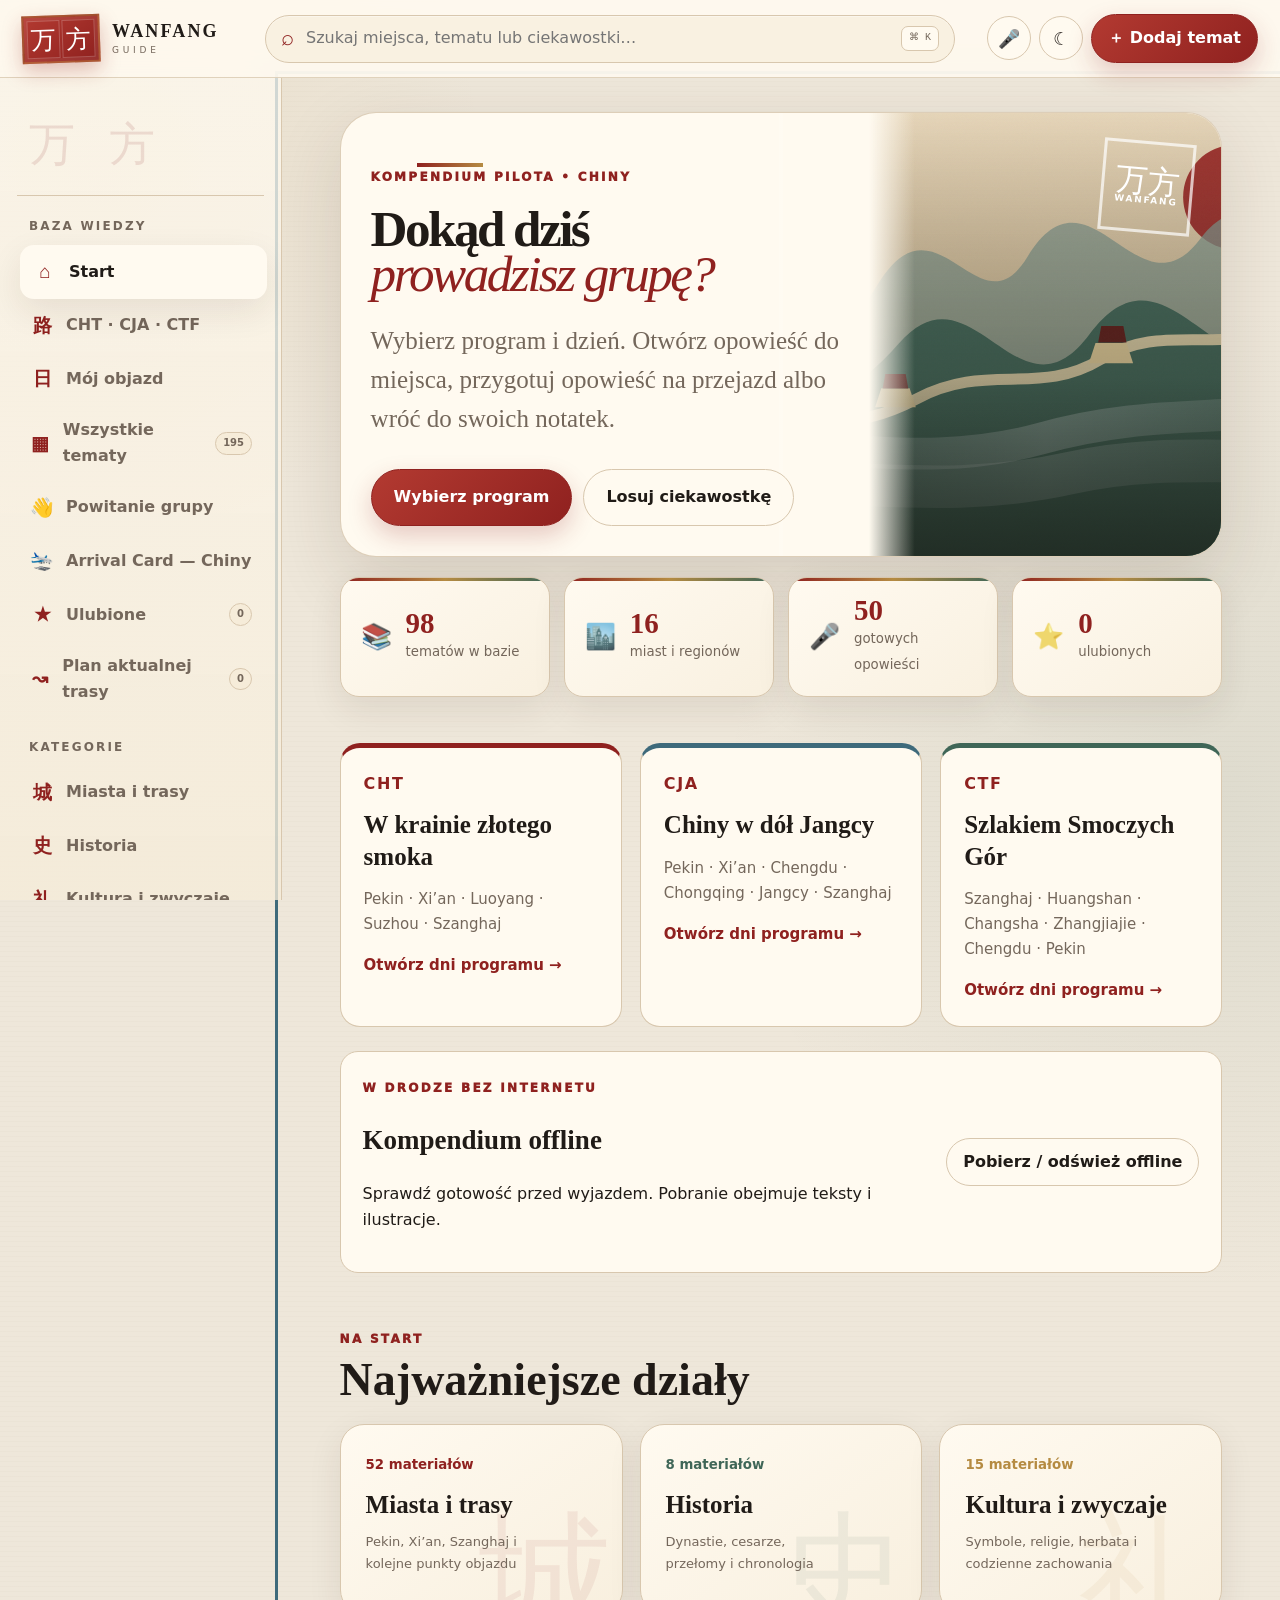
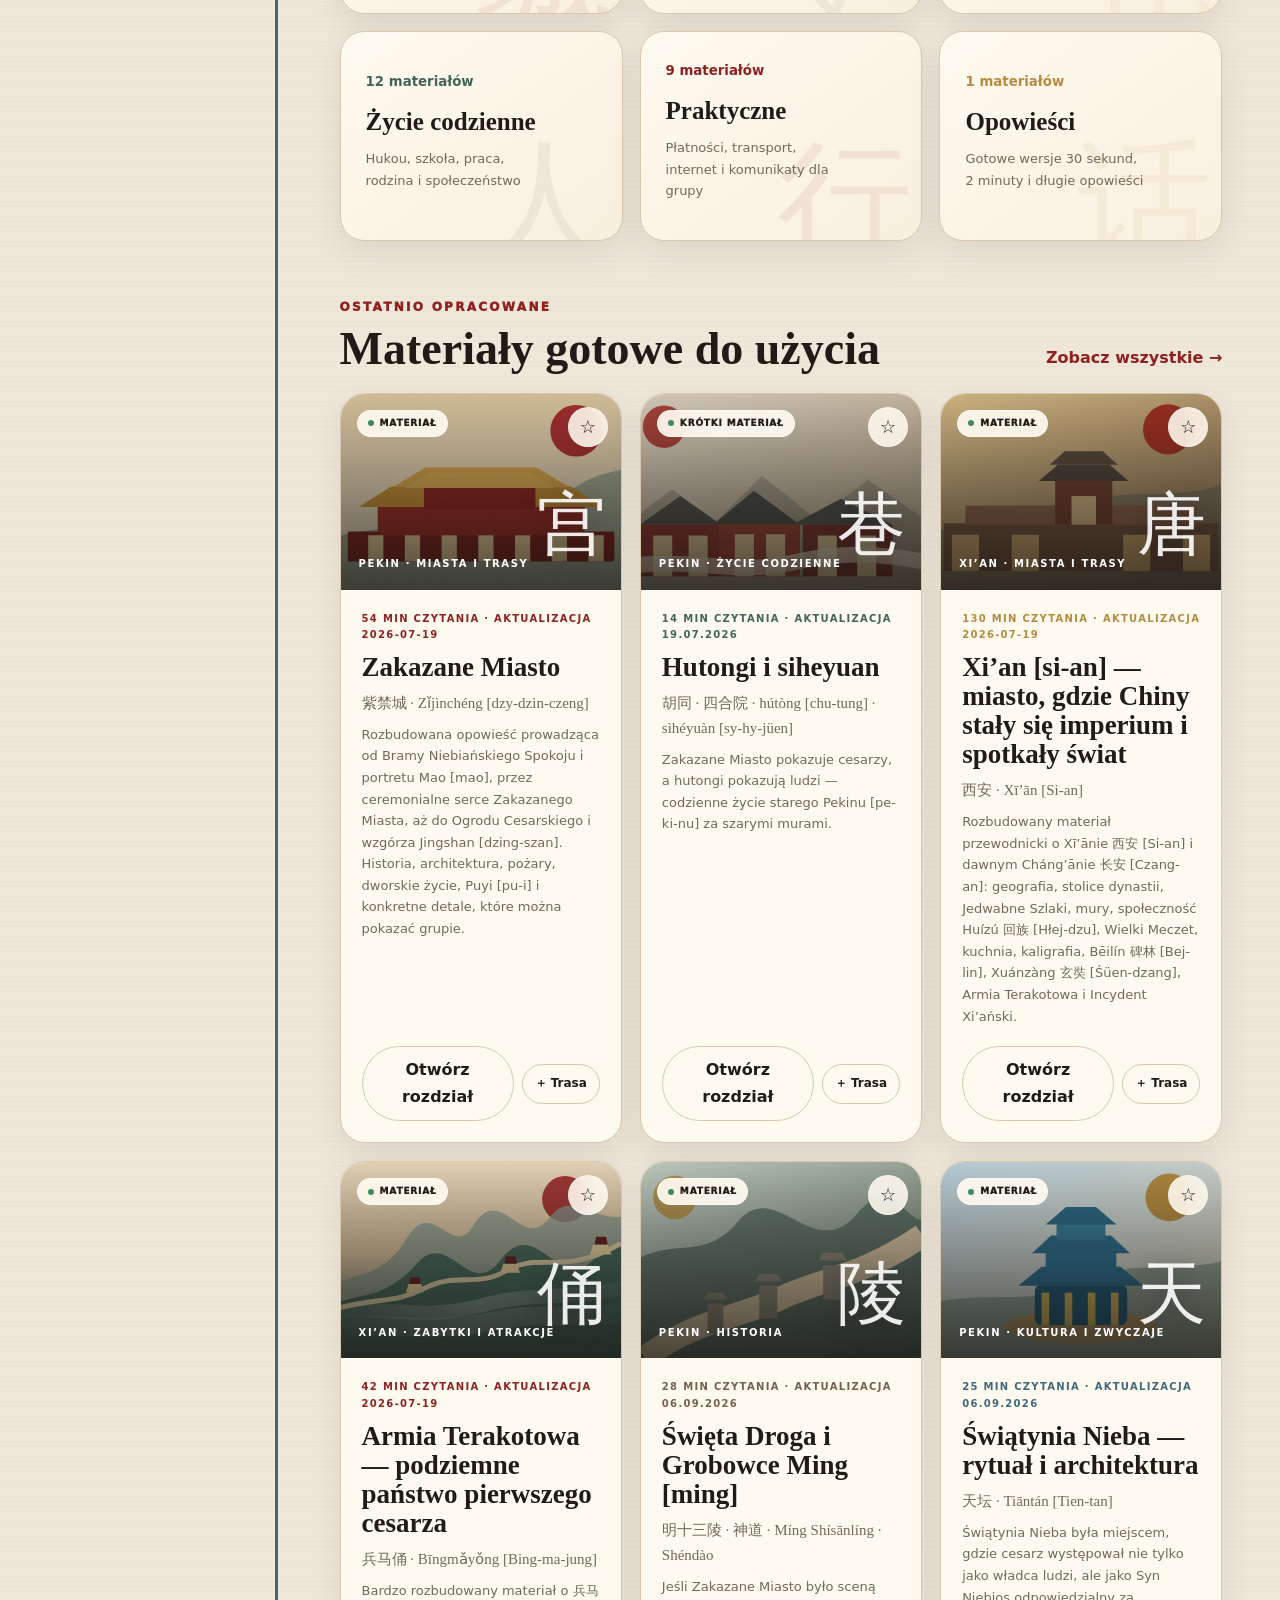
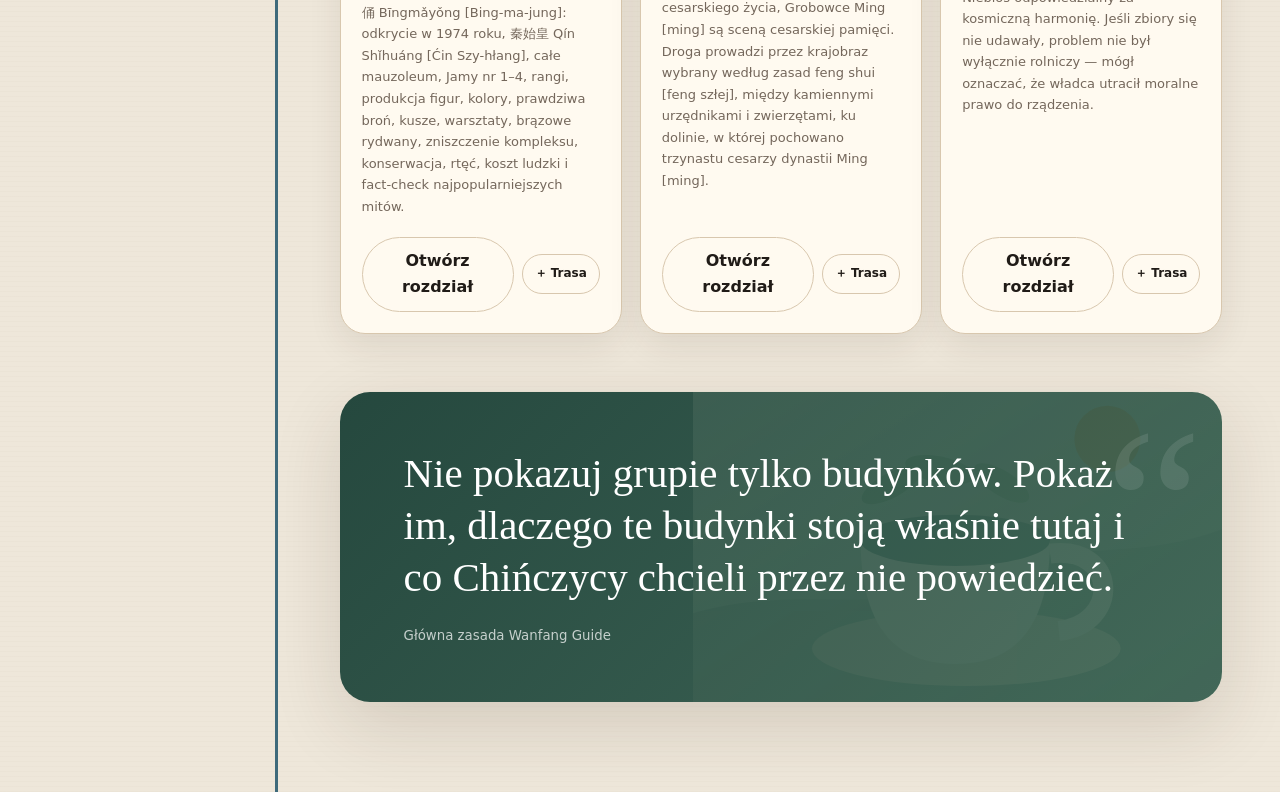
<file: index.html>
<!doctype html>
<html lang="pl">
<head>
  <meta charset="utf-8">
  <meta name="viewport" content="width=device-width, initial-scale=1">
  <meta name="wanfang-version" content="2026.09.13">
  <meta name="description" content="Kompendium pilota po Chinach: CHT, CJA i CTF, programy dzień po dniu, pełne opowieści i atlas tematów.">
  <meta name="theme-color" content="#7d171d">
  <title>Wanfang Guide — przewodnik dla przewodnika</title>
  <link rel="stylesheet" href="assets/style.css">
  <link rel="stylesheet" href="assets/compendium.css">
  <link rel="stylesheet" href="assets/ctf-notes.css">
  <link rel="manifest" href="manifest.webmanifest">
  <script defer src="data/topics.js"></script>
  <script defer src="data/compendium-topics.js"></script>
  <script defer src="data/ctf-briefings.js"></script>
  <script defer src="data/programs.js"></script>
  <script defer src="data/catalog.js"></script>
  <script defer src="data/expanded-topics.js"></script>
  <script defer src="data/ctf-materials.js"></script>
  <script defer src="data/ctf-revision.js"></script>
  <script defer src="data/ctf-revision-links.js"></script>
  <script defer src="data/pudong-materials.js"></script>
  <script defer src="data/general-revision.js"></script>
  <script defer src="data/night-economy.js"></script>
  <script defer src="data/night-economy-transport.js"></script>
  <script defer src="data/night-economy-food.js"></script>
  <script defer src="data/night-economy-policy.js"></script>
  <script defer src="data/night-economy-scale.js"></script>
  <script defer src="data/night-economy-cities.js"></script>
  <script defer src="data/night-economy-final.js"></script>
  <script defer src="data/briefing-start.js"></script>
  <script defer src="data/briefing-money.js"></script>
  <script defer src="data/briefing-life.js"></script>
  <script defer src="data/briefing-ops.js"></script>
  <script defer src="data/program-defaults.js"></script>
  <script defer src="data/topic-defaults.js"></script>
  <script defer src="data/pronunciation.js"></script>
  <script defer src="assets/compendium-core.js"></script>
  <script defer src="assets/compendium.js"></script>
  <script defer src="assets/app.js"></script>
</head>
<body>
  <div id="readingProgress" aria-hidden="true"></div>

  <header class="topbar">
    <button class="icon-button mobile-only" id="menuButton" aria-label="Otwórz menu">☰</button>
    <a class="brand" href="#home" aria-label="Wanfang Guide — strona główna">
      <span class="brand-seal" aria-hidden="true"><i>万</i><i>方</i></span>
      <span><strong>WANFANG</strong><small>GUIDE</small></span>
    </a>
    <div class="global-search">
      <span aria-hidden="true">⌕</span>
      <input id="searchInput" type="search" aria-label="Szukaj w materiałach" placeholder="Szukaj miejsca, tematu lub ciekawostki…" autocomplete="off">
      <kbd>⌘ K</kbd>
    </div>
    <div class="top-actions">
      <button class="icon-button" id="guideModeButton" title="Tryb przewodnika">🎤</button>
      <button class="icon-button" id="themeButton" title="Tryb jasny / ciemny">☾</button>
      <button class="button primary" id="addTopicButton">＋ Dodaj temat</button>
    </div>
  </header>

  <div class="app-shell">
    <aside class="sidebar" id="sidebar">
      <nav>
        <div class="nav-label">Baza wiedzy</div>
        <a class="nav-link active" href="#home" data-view="home"><span>⌂</span> Start</a>
        <a class="nav-link" href="#programs" data-view="programs"><span>路</span> CHT · CJA · CTF</a>
        <a class="nav-link" href="#trip" data-view="trip"><span>日</span> Mój objazd</a>
        <a class="nav-link" href="#topics" data-view="topics"><span>▦</span> Wszystkie tematy <b id="catalogCount">0</b></a>
        <a class="nav-link" href="#topic/powitanie-grupy"><span>👋</span> Powitanie grupy</a>
        <a class="nav-link" href="#favorites" data-view="favorites"><span>★</span> Ulubione <b id="favoriteCount">0</b></a>
        <a class="nav-link" href="#route" data-view="route"><span>↝</span> Plan aktualnej trasy <b id="routeCount">0</b></a>

        <div class="nav-label">Kategorie</div>
        <button class="filter-link" data-category="Miasta i trasy"><span>城</span> Miasta i trasy</button>
        <button class="filter-link" data-category="Historia"><span>史</span> Historia</button>
        <button class="filter-link" data-category="Kultura i zwyczaje"><span>礼</span> Kultura i zwyczaje</button>
        <button class="filter-link" data-category="Życie codzienne"><span>人</span> Życie codzienne</button>
        <button class="filter-link" data-category="Praktyczne"><span>行</span> Praktyczne</button>
        <button class="filter-link" data-category="Opowieści"><span>话</span> Gotowe opowieści</button>
        <a class="nav-link" href="#quiz" data-view="quiz"><span>问</span> Quiz wiedzy</a>
      </nav>

      <div class="sidebar-card">
        <span class="tiny-label">SZYBKI TRYB</span>
        <strong>Jutro prowadzisz grupę?</strong>
        <p>Dodaj potrzebne tematy do trasy. Będą ułożone w jednym miejscu.</p>
        <a href="#route" class="text-link">Otwórz plan trasy →</a>
      </div>

      <footer class="sidebar-footer">
        <button id="backupButton">Eksport kopii</button>
        <label class="import-label">Import kopii<input id="importInput" type="file" accept="application/json"></label>
      </footer>
    </aside>

    <div class="sidebar-backdrop" id="sidebarBackdrop"></div>

    <main id="mainContent" tabindex="-1">
      <section id="homeView" class="view active-view">
        <div class="hero-panel">
          <div class="hero-copy">
            <div class="eyebrow">KOMPENDIUM PILOTA • CHINY</div>
            <h1>Dokąd dziś<br><em>prowadzisz grupę?</em></h1>
            <p>Wybierz program i dzień. Otwórz opowieść do miejsca, przygotuj opowieść na przejazd albo wróć do swoich notatek.</p>
            <div class="hero-buttons">
              <a class="button primary large" href="#programs">Wybierz program</a>
              <button class="button large" id="randomTopicButton">Losuj ciekawostkę</button>
            </div>
            <div class="hero-signature" id="continueReading"></div>
          </div>
          <div class="hero-art" aria-hidden="true">
            <div class="stamp">万方<br><small>WANFANG</small></div>
            <div class="hero-art-copy">
              <span>atlas • opowieści • trasy</span>
              <strong>Od Wielkiego Muru po uliczne jedzenie Chengdu.</strong>
              <small>Każde miejsce jako osobny rozdział, ale wszystko połączone wspólną historią Chin.</small>
            </div>
          </div>
        </div>

        <div class="stats-row">
          <div class="stat-card"><span>📚</span><div><strong id="statTopics">0</strong><small>tematów w bazie</small></div></div>
          <div class="stat-card"><span>🏙️</span><div><strong id="statCities">0</strong><small>miast i regionów</small></div></div>
          <div class="stat-card"><span>🎤</span><div><strong id="statTalks">0</strong><small>gotowych opowieści</small></div></div>
          <div class="stat-card"><span>⭐</span><div><strong id="statFavorites">0</strong><small>ulubionych</small></div></div>
        </div>

        <div id="homePrograms" class="program-grid" aria-label="Programy po Chinach"></div>
        <div id="homeOffline" class="offline-panel"></div>
        <section class="journey-strip" aria-label="Jak korzystać z materiałów" hidden>
          <div class="journey-copy">
            <span class="tiny-label" style="color:#e7c77f">PRZYKŁADOWA OŚ OPOWIEŚCI</span>
            <h2>Jedna podróż, wiele warstw Chin</h2>
            <p>Strona będzie prowadzić Cię tak samo jak dobry objazd: od korzeni cesarstwa do współczesnych megamiast.</p>
          </div>
          <div class="journey-route">
            <div class="journey-stop"><b>Pekin</b><span>władza, rytuał, cesarz</span></div>
            <div class="journey-stop"><b>Xi’an</b><span>korzenie, Jedwabny Szlak</span></div>
            <div class="journey-stop"><b>Chengdu</b><span>herbata, panda, codzienność</span></div>
            <div class="journey-stop"><b>Szanghaj</b><span>port, nowoczesność, kontrast</span></div>
          </div>
        </section>

        <section class="content-section">
          <div class="section-heading">
            <div><span class="tiny-label">NA START</span><h2>Najważniejsze działy</h2></div>
          </div>
          <div class="category-grid" id="categoryGrid"></div>
        </section>

        <section class="content-section">
          <div class="section-heading">
            <div><span class="tiny-label">OSTATNIO OPRACOWANE</span><h2>Materiały gotowe do użycia</h2></div>
            <a href="#topics" class="text-link">Zobacz wszystkie →</a>
          </div>
          <div class="topic-grid" id="featuredTopics"></div>
        </section>

        <section class="quote-panel">
          <span class="quote-mark">“</span>
          <p>Nie pokazuj grupie tylko budynków. Pokaż im, dlaczego te budynki stoją właśnie tutaj i co Chińczycy chcieli przez nie powiedzieć.</p>
          <small>Główna zasada Wanfang Guide</small>
        </section>
      </section>

      <section id="libraryView" class="view">
        <div class="page-header">
          <div><span class="tiny-label">BAZA WIEDZY</span><h1>Wszystkie tematy</h1><p id="librarySummary">Wybierz miasto, kategorię albo wpisz hasło.</p></div>
          <button class="button" id="clearFiltersButton">Wyczyść filtry</button>
        </div>
        <div class="filter-bar">
          <select id="cityFilter" aria-label="Filtruj według miasta"><option value="">Wszystkie miasta</option></select>
          <select id="categoryFilter" aria-label="Filtruj według kategorii"><option value="">Wszystkie kategorie</option></select>
          <div class="view-switch"><button class="active" data-layout="grid">▦</button><button data-layout="list">☷</button></div>
        </div>
        <div class="topic-grid" id="libraryGrid"></div>
        <div class="empty-state" id="libraryEmpty" hidden><span>找</span><h3>Nic nie znalazłem</h3><p>Spróbuj innego hasła albo wyczyść filtry.</p></div>
      </section>

      <section id="favoritesView" class="view">
        <div class="page-header"><div><span class="tiny-label">TWOJA PÓŁKA</span><h1>Ulubione</h1><p>Materiały, do których chcesz szybko wracać.</p></div></div>
        <div class="topic-grid" id="favoritesGrid"></div>
        <div class="empty-state" id="favoritesEmpty"><span>☆</span><h3>Na razie pusto</h3><p>Kliknij gwiazdkę przy wybranym materiale.</p></div>
      </section>

      <section id="routeView" class="view">
        <div class="page-header">
          <div><span class="tiny-label">AKTUALNY OBJAZD</span><h1>Plan trasy</h1><p>Materiały ułożone w kolejności, w jakiej chcesz z nich korzystać.</p></div>
          <div class="header-actions"><button class="button primary" id="startRouteButton">▶ Uruchom trasę</button><button class="button" id="printRouteButton">Drukuj / PDF</button><button class="button danger" id="clearRouteButton">Wyczyść</button></div>
        </div>
        <div id="routeList" class="route-list"></div>
        <div class="empty-state" id="routeEmpty"><span>路</span><h3>Trasa jest pusta</h3><p>Na kartach tematów kliknij „Dodaj do trasy”.</p></div>
      </section>

      <article id="topicView" class="view topic-view"></article>
      <section id="compendiumView" class="view"></section>
    </main>
  </div>

  <nav class="mobile-primary-nav" id="mobilePrimaryNav" aria-label="Główne menu mobilne">
    <a href="#program/CTF/praktyka" data-mobile-tab="day"><span aria-hidden="true">日</span><strong>Dzień</strong></a>
    <a href="#topics" data-mobile-tab="topics"><span aria-hidden="true">▦</span><strong>Tematy</strong></a>
    <a href="#trip" data-mobile-tab="plan"><span aria-hidden="true">路</span><strong>Plan</strong></a>
  </nav>

  <div class="toast" id="toast" role="status" aria-live="polite"></div>

  <dialog id="topicDialog" class="modal">
    <form method="dialog" id="topicForm">
      <div class="modal-header"><div><span class="tiny-label">NOWY MATERIAŁ</span><h2>Dodaj własny temat</h2></div><button class="icon-button" value="cancel" aria-label="Zamknij">×</button></div>
      <div class="form-grid">
        <label>Tytuł<input name="title" required placeholder="np. Świątynia Lamy w Pekinie"></label>
        <label>Miasto / region<input name="city" required placeholder="np. Pekin"></label>
        <label>Kategoria<select name="category" required><option>Miasta i trasy</option><option>Historia</option><option>Kultura i zwyczaje</option><option>Życie codzienne</option><option>Praktyczne</option><option>Opowieści</option></select></label>
        <label>Chińska nazwa<input name="chinese" placeholder="np. 雍和宫"></label>
        <label class="full">Krótki opis<textarea name="summary" required rows="3" placeholder="O czym jest ten materiał?"></textarea></label>
        <label class="full">Treść / notatki<textarea name="content" rows="8" placeholder="Wklej tekst, , linki albo robocze notatki…"></textarea></label>
      </div>
      <div class="modal-actions"><button class="button" value="cancel">Anuluj</button><button class="button primary" value="default" id="saveTopicButton">Zapisz temat</button></div>
    </form>
  </dialog>

  <dialog id="factDialog" class="modal fact-modal">
    <div class="modal-header"><span class="tiny-label">LOSOWA CIEKAWOSTKA</span><button class="icon-button" onclick="this.closest('dialog').close()" aria-label="Zamknij">×</button></div>
    <div id="randomFactContent"></div>
    <div class="modal-actions"><button class="button" id="anotherFactButton">Losuj kolejną</button><button class="button primary" id="openFactTopicButton">Otwórz temat</button></div>
  </dialog>
</body>
</html>
</file>
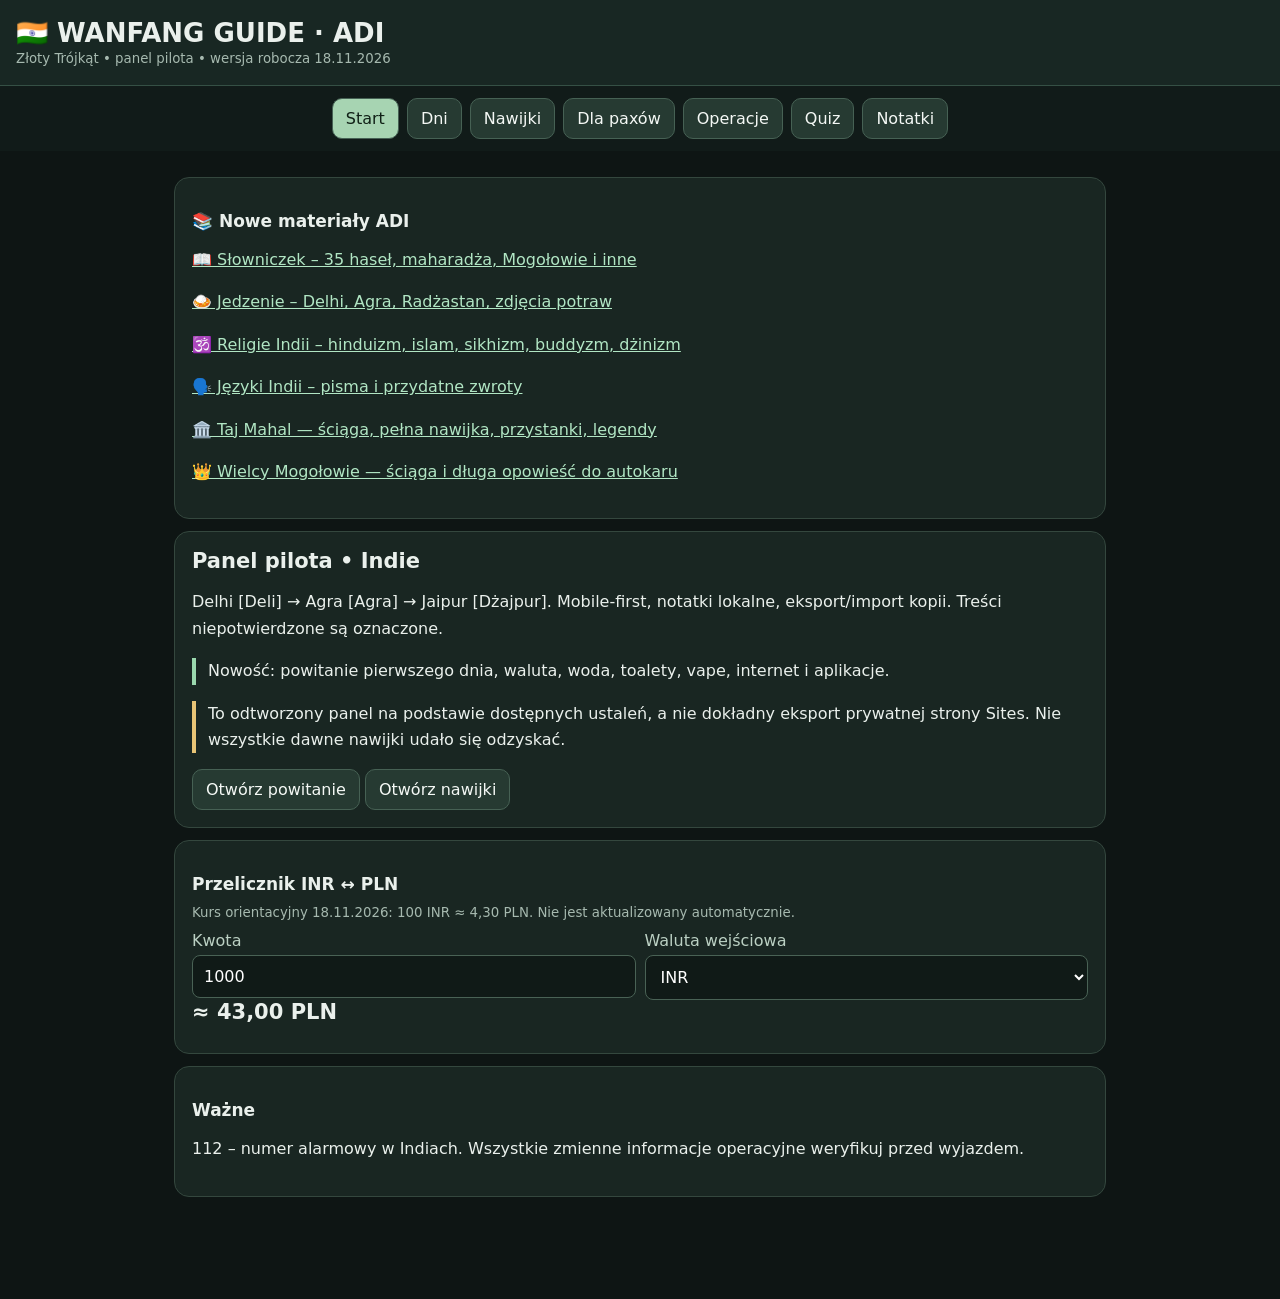
<file: adi/index.html>
<!doctype html><html lang="pl"><head><meta charset="utf-8"><meta name="viewport" content="width=device-width,initial-scale=1"><meta name="theme-color" content="#111b19"><title>ADI • Wanfang Guide</title><style>
:root{font-family:system-ui,-apple-system,Segoe UI,sans-serif;color:#eaf0ec;background:#0e1514}*{box-sizing:border-box}body{margin:0}header{padding:18px 16px;background:#182723;position:sticky;top:0;z-index:2;border-bottom:1px solid #355045}h1{font-size:22px;margin:0}small,.muted{color:#a6b9af}nav{display:flex;overflow:auto;gap:8px;padding:12px 14px;background:#111b19;position:sticky;top:75px;z-index:2}button,select,input,textarea{font:inherit}button{cursor:pointer;background:#263a32;color:#f4f8f5;border:1px solid #466154;border-radius:10px;padding:10px 13px}button.active{background:#a7d4b2;color:#102016}main{max-width:960px;margin:auto;padding:14px 14px 90px}.card{background:#192622;border:1px solid #34473e;border-radius:15px;padding:17px;margin:12px 0}h2{font-size:21px;margin:0 0 12px}h3{font-size:17px;margin:16px 0 8px}p,li{line-height:1.65}li{margin:5px 0}.tag{font-size:12px;background:#2b4338;padding:4px 8px;border-radius:6px;color:#c4e7cc}.warning{border-left:4px solid #e8c476;padding-left:12px}.good{border-left:4px solid #9ad8ae;padding-left:12px}input,textarea,select{background:#101a17;color:#fff;border:1px solid #496255;border-radius:8px;padding:11px;width:100%}textarea{min-height:130px}label{display:block;margin:10px 0 5px;color:#bbd0c3}.flex{display:flex;gap:9px;flex-wrap:wrap}.flex>*{flex:1}details{border-top:1px solid #365046;padding:12px 0}summary{cursor:pointer;font-weight:650}a{color:#b1e6c4}.hidden{display:none}.tiny{font-size:12px}blockquote{margin:12px 0;padding:12px 14px;border-left:3px solid #a6d4af;background:#21342b;line-height:1.7} .search{margin:8px 0} @media(min-width:800px){h1{font-size:26px}nav{justify-content:center}}</style></head><body><header><h1>🇮🇳 WANFANG GUIDE · ADI</h1><small>Złoty Trójkąt • panel pilota • wersja robocza 18.11.2026</small></header><nav id="tabs"></nav><main><div class="card"><h3>📚 Nowe materiały ADI</h3><p><a href="slowniczek.html">📖 Słowniczek – 35 haseł, maharadża, Mogołowie i inne</a></p><p><a href="jedzenie.html">🍛 Jedzenie – Delhi, Agra, Radżastan, zdjęcia potraw</a></p><p><a href="religie.html">🕉️ Religie Indii – hinduizm, islam, sikhizm, buddyzm, dżinizm</a></p><p><a href="jezyki.html">🗣️ Języki Indii – pisma i przydatne zwroty</a></p><p><a href="taj-mahal.html">🏛️ Taj Mahal — ściąga, pełna nawijka, przystanki, legendy</a></p><p><a href="mogolowie.html">👑 Wielcy Mogołowie — ściąga i długa opowieść do autokaru</a></p></div><div id="app"></div></main><script>
const sections=['Start','Dni','Nawijki','Dla paxów','Operacje','Quiz','Notatki'];let tab='Start';
const defaults=[
{id:'intro',cat:'Dla paxów',title:'Dzień 1 • Powitanie w Indiach',status:'gotowe',text:`Witam serdecznie w Indiach! Przed nami Delhi [Deli], Agra [Agra] i Jaipur [Dżajpur], czyli Złoty Trójkąt. Zaczniemy od najważniejszych spraw praktycznych. Walutą jest rupia indyjska (INR). Orientacyjny przelicznik na 18.11.2026: 100 INR ≈ 4,30 PLN, 1000 INR ≈ 43 PLN. Kursy banków i kantorów różnią się, więc przed wymianą sprawdzamy kurs i prowizję. Można korzystać z licencjonowanych kantorów i bankomatów. Przy wyborze waluty rozliczenia bankomatu wybieramy INR, a nie PLN. Warto mieć drobne banknoty.\n\nIndie mają jedną strefę czasową IST (UTC+5:30), bez zmiany czasu. Zimą w Indiach jest 4,5 godziny później niż w Polsce, latem 3,5 godziny później. Względem Chin jest o 2,5 godziny wcześniej.\n\nWody z kranu nie pijemy. Wybieramy fabrycznie zamknięte butelki albo wodę prawidłowo uzdatnioną. Przy myciu zębów, szczególnie gdy nie znamy jakości wody, lepiej korzystać z butelkowanej. Unikamy lodu z niepewnego źródła. Jedzenie wybieramy świeżo przygotowane i gorące; ostrożnie z surowymi sałatkami, sokami i street foodem.\n\nW toaletach często zamiast papieru jest prysznic higieniczny lub naczynie z wodą. Zawsze nosimy chusteczki, trochę papieru i żel do rąk. Papier wyrzucamy zgodnie z oznaczeniami.\n\nZwykłe papierosy są legalne, ale palenie w większości miejsc publicznych jest zabronione. E-papierosy i vape są objęte zakazami importu, sprzedaży i dystrybucji. Nie należy ich przywozić ani kupować, nawet jeśli ktoś sprzedaje je nielegalnie. Alkohol jest dostępny w legalnych punktach, ale przepisy zależą od stanu i dnia.\n\nW Indiach działają WhatsApp, Google Maps, Uber, Ola, Zomato, Swiggy i Blinkit. Dostępność usług, płatności i rejestracja na zagraniczny numer mogą się różnić. Roaming spoza UE może być drogi; warto mieć eSIM z pakietem danych. Płatności QR UPI są powszechne, ale nie każda polska karta czy aplikacja je obsługuje.\n\nW rikszach uzgadniamy cenę za cały przejazd przed startem, jeśli nie ma aplikacji lub taksometru. Uważamy na nachalnych sprzedawców, nieplanowane wizyty w sklepach i przypadkowych przewodników. W świątyniach respektujemy zasady ubioru, fotografowania i zdejmowania obuwia. Na drogach zachowujemy szczególną ostrożność.\n\nW razie problemów kontaktujemy się z pilotem i assistance. Ogólny numer alarmowy w Indiach to 112. Proszę pilnować godzin zbiórek – ruch drogowy może być nieprzewidywalny. Życzę Państwu wspaniałej podróży!`},
{id:'money',cat:'Dla paxów',title:'Pieniądze, bankomaty, UPI',status:'gotowe',text:'Rupia indyjska (INR), symbol ₹. Kurs orientacyjny na 18.11.2026: 100 INR ≈ 4,30 PLN. Bankomaty: sprawdzić prowizję, wybrać obciążenie w INR. Wymiana: banki i autoryzowane kantory, porównać kurs i opłaty. Drobna gotówka przydatna. UPI to lokalny system płatności QR, nie zakładać obsługi przez polską aplikację.'},
{id:'water',cat:'Dla paxów',title:'Woda, jedzenie i toalety',status:'gotowe',text:'Nie pić wody z kranu; wybierać zamkniętą butelkowaną lub odpowiednio uzdatnioną. Unikać niepewnego lodu i surowych produktów. Jedzenie najlepiej świeże, gorące. Chusteczki, papier i środek do dezynfekcji zawsze w plecaku; w toaletach często jest prysznic do podmywania.'},
{id:'apps',cat:'Dla paxów',title:'Aplikacje, SIM, eSIM i transport',status:'gotowe',text:'Google Maps, WhatsApp, Uber, Ola, Zomato, Swiggy, Blinkit. Aplikacje działają w Indiach, ale nie gwarantują obsługi zagranicznego numeru lub karty. Pobierz mapy offline. Sprawdź roaming/eSIM. W autorikszy ustal cenę lub skorzystaj z aplikacji.'},
{id:'laws',cat:'Dla paxów',title:'Papierosy, vape, alkohol, zwyczaje',status:'gotowe',text:'Palenie w większości miejsc publicznych zabronione. Indyjska ustawa z 2019 r. zabrania m.in. importu i sprzedaży e-papierosów; nie rekomendować ich przywozu. Alkohol: zasady zależne od stanu i dni ograniczeń. W świątyniach stosować się do lokalnych zasad.'},
{id:'agra1',cat:'Nawijki',title:'01 • Indie: historia, religie i mieszkańcy',status:'do uzupełnienia',text:'Plan: cywilizacja doliny Indusu, tradycje wedyjskie, hinduizm, buddyzm, islam, różnorodność językowa i regionalna. Rozwinąć do 5–7 minut.'},
{id:'agra2',cat:'Nawijki',title:'02 • Uttar Pradesh i Agra',status:'do uzupełnienia',text:'Plan: geografia regionu, Agra nad Jamuną, stolica Mogołów, dzisiejsze miasto.'},
{id:'agra3',cat:'Nawijki',title:'03 • Imperium Wielkich Mogołów',status:'do uzupełnienia',text:'Plan: Babur, Humajun, Akbar, Dżahangir, Szahdżahan, Aurangzeb; administracja, architektura, religie.'},
{id:'agra4',cat:'Nawijki',title:'04 • Szahdżahan i Mumtaz Mahal',status:'do uzupełnienia',text:'Plan: historia rodziny cesarskiej i powstanie mauzoleum. Oddzielić źródła od romantycznej legendy.'},
{id:'agra5',cat:'Nawijki',title:'05 • Budowa Taj Mahal',status:'do uzupełnienia',text:'Plan: chronologia, rzemieślnicy, materiały, marmur, logistyka, fundamenty.'},
{id:'agra6',cat:'Nawijki',title:'06 • Wielka Brama Taj Mahal',status:'do uzupełnienia',text:'Plan: darwaza, architektura, kaligrafia, perspektywa, symbolika.'},
{id:'agra7',cat:'Nawijki',title:'07 • Ogrody Charbagh',status:'do uzupełnienia',text:'Plan: geometria, woda, ogród rajski, osie widokowe.'},
{id:'agra8',cat:'Nawijki',title:'08 • Architektura Taj Mahal',status:'do uzupełnienia',text:'Plan: kopuła, minarety, symetria, optyka.'},
{id:'agra9',cat:'Nawijki',title:'09 • Zdobienia i pietra dura',status:'do uzupełnienia',text:'Plan: parchin kari, inkrustacje, kamienie, płaskorzeźby, kaligrafia.'},
{id:'agra10',cat:'Nawijki',title:'10 • Wnętrze Taj Mahal',status:'do uzupełnienia',text:'Plan: jali, cenotafy i właściwe groby, akustyka, zasady zwiedzania.'},
{id:'agra11',cat:'Nawijki',title:'11 • Jamuna, Fort Agra, ostatnie lata cesarza',status:'do uzupełnienia',text:'Plan: Jamuna, uwięzienie Szahdżahana, legenda Czarnego Taj.'},
{id:'agra12',cat:'Nawijki',title:'12 • Taj Mahal: fakty i legendy',status:'do uzupełnienia',text:'Plan: mity o rękach budowniczych, czarnym mauzoleum, ciekawostki i źródła.'},
{id:'raj13',cat:'Nawijki',title:'13 • Radżastan – kraina królów',status:'do uzupełnienia',text:'Plan: Thar, Arawali, miasta, pustynia i woda.'},
{id:'raj14',cat:'Nawijki',title:'14 • Radźputowie i maharadżowie',status:'do uzupełnienia',text:'Plan: dynastie, honor, polityka, relacje z Mogołami.'},
{id:'raj15',cat:'Nawijki',title:'15 • Życie codzienne w Radżastanie',status:'do uzupełnienia',text:'Plan: rodzina, stroje, kuchnia, święta, muzyka.'},
{id:'raj16',cat:'Nawijki',title:'16 • Jaipur – Różowe Miasto',status:'do uzupełnienia',text:'Plan: założenie 1727, układ miasta, różowy kolor 1876.'},
{id:'extra',cat:'Nawijki',title:'Kolejne obiekty: Amber, Hawa Mahal, Jantar Mantar, City Palace, Galta',status:'do uzupełnienia',text:'Oddzielne pełne nawijki do napisania, wraz z wymową polską nazw indyjskich.'},
{id:'ops',cat:'Operacje',title:'Checklisty i dane do potwierdzenia',status:'do sprawdzenia',text:'Sprawdzić aktualny rozkład dzień po dniu PL/EN, 26–30.11; hotele; napiwki; bramę wejścia grup do Taj Mahal; zasady bagażu; transport; godziny otwarcia; zakazy przedmiotów; kontakty lokalne. Nie wpisywać wartości bez potwierdzenia.'},
{id:'andaman',cat:'Nawijki',title:'Andamany – moduł przyszły',status:'do uzupełnienia',text:'Historia, geografia, Havelock/Swaraj Dweep, Cellular Jail, przyroda, promy, bezpieczeństwo, nurkowanie. Weryfikować zgodność z wariantem ADI.'}
];
let saved;try{saved=JSON.parse(localStorage.getItem('adi-data'))}catch(e){}let data=Array.isArray(saved)?saved:defaults;let notes=localStorage.getItem('adi-notes')||'';const app=document.getElementById('app');const esc=s=>String(s??'').replace(/[&<>"]/g,c=>({'&':'&amp;','<':'&lt;','>':'&gt;','"':'&quot;'}[c]));const save=()=>localStorage.setItem('adi-data',JSON.stringify(data));const text=s=>esc(s).replace(/\n/g,'<br>');
function render(){document.getElementById('tabs').innerHTML=sections.map(s=>'<button class="'+(tab===s?'active':'')+'" data-tab="'+s+'">'+s+'</button>').join('');document.querySelectorAll('[data-tab]').forEach(b=>b.onclick=()=>{tab=b.dataset.tab;render()});if(tab==='Start'){app.innerHTML='<div class="card"><h2>Panel pilota • Indie</h2><p>Delhi [Deli] → Agra [Agra] → Jaipur [Dżajpur]. Mobile-first, notatki lokalne, eksport/import kopii. Treści niepotwierdzone są oznaczone.</p><p class="good">Nowość: powitanie pierwszego dnia, waluta, woda, toalety, vape, internet i aplikacje.</p><p class="warning">To odtworzony panel na podstawie dostępnych ustaleń, a nie dokładny eksport prywatnej strony Sites. Nie wszystkie dawne nawijki udało się odzyskać.</p><button data-go="Dla paxów">Otwórz powitanie</button> <button data-go="Nawijki">Otwórz nawijki</button></div><div class="card"><h3>Przelicznik INR ↔ PLN</h3><small>Kurs orientacyjny 18.11.2026: 100 INR ≈ 4,30 PLN. Nie jest aktualizowany automatycznie.</small><div class="flex"><div><label>Kwota</label><input id="money" type="number" value="1000"></div><div><label>Waluta wejściowa</label><select id="currency"><option>INR</option><option>PLN</option></select></div></div><h2 id="converted">≈ 43,00 PLN</h2></div><div class="card"><h3>Ważne</h3><p>112 – numer alarmowy w Indiach. Wszystkie zmienne informacje operacyjne weryfikuj przed wyjazdem.</p></div>';document.querySelectorAll('[data-go]').forEach(b=>b.onclick=()=>{tab=b.dataset.go;render()});const update=()=>{let n=Number(document.getElementById('money').value)||0,c=document.getElementById('currency').value;document.getElementById('converted').textContent='≈ '+(c==='INR'?n*.043:n/.043).toLocaleString('pl-PL',{maximumFractionDigits:2})+' '+(c==='INR'?'PLN':'INR')};document.getElementById('money').oninput=update;document.getElementById('currency').onchange=update;return}
if(tab==='Dni'){app.innerHTML='<div class="card"><h2>Program dzień po dniu</h2><p class="warning">Kolejność i daty według konkretnej wersji programu Rainbow wymagają sprawdzenia. Nie przypisuję niepotwierdzonych punktów do dni.</p>'+['Delhi [Deli]','Agra [Agra] • Taj Mahal','Jaipur [Dżajpur] • Radżastan','Powrót / ewentualny wariant Andamany'].map((x,i)=>'<details><summary>Etap '+(i+1)+' · '+x+'</summary><p>Uzupełnić potwierdzonym programem i godzinami; notatki w zakładce Operacje.</p></details>').join('')+'</div>';return}
if(tab==='Notatki'){app.innerHTML='<div class="card"><h2>Moje notatki</h2><textarea id="notes" placeholder="Notatki pilota...">'+esc(notes)+'</textarea><p><button id="saveNotes">Zapisz na urządzeniu</button></p></div><div class="card"><h3>Kopia danych</h3><p>Notatki i edycje przechowuje ta przeglądarka. Eksportuj kopię, by przenieść je na inny telefon lub odzyskać po czyszczeniu danych.</p><button id="export">Eksport JSON</button> <label>Import JSON<input id="import" type="file" accept=".json,application/json"></label><button id="reset">Przywróć treści startowe</button></div>';document.getElementById('saveNotes').onclick=()=>{notes=document.getElementById('notes').value;localStorage.setItem('adi-notes',notes);alert('Zapisano')};document.getElementById('export').onclick=()=>{let blob=new Blob([JSON.stringify({data,notes,version:1},null,2)],{type:'application/json'}),a=document.createElement('a');a.href=URL.createObjectURL(blob);a.download='adi-kopia.json';a.click();URL.revokeObjectURL(a.href)};document.getElementById('import').onchange=async e=>{try{let o=JSON.parse(await e.target.files[0].text());if(!Array.isArray(o.data))throw Error('Niepoprawny plik');data=o.data;notes=o.notes||'';save();localStorage.setItem('adi-notes',notes);render();alert('Zaimportowano')}catch(e){alert('Błąd importu: '+e.message)}};document.getElementById('reset').onclick=()=>{if(confirm('Przywrócić treści startowe? Zrób najpierw eksport.')){data=defaults;save();render()}};return}
if(tab==='Quiz'){app.innerHTML='<div class="card"><h2>Quiz pilota</h2><p>Sprawdź podstawy pierwszego dnia.</p><div id="quiz"></div></div>';const qs=[['Strefa czasowa Indii?',['UTC+5:30','UTC+8','UTC+4'],0],['Numer alarmowy?',['999','112','911'],1],['Czy pić wodę z kranu?',['Tak','Nie, jeśli nie jest uzdatniona'],1],['Czy Zomato działa w Indiach?',['Tak','Nie'],0]];document.getElementById('quiz').innerHTML=qs.map((q,i)=>'<div class="card"><b>'+(i+1)+'. '+q[0]+'</b>'+q[1].map((a,j)=>'<p><button data-q="'+i+'" data-a="'+j+'">'+a+'</button></p>').join('')+'<p id="q'+i+'"></p></div>').join('');document.querySelectorAll('[data-q]').forEach(b=>b.onclick=()=>{let i=+b.dataset.q;document.getElementById('q'+i).textContent=(+b.dataset.a===qs[i][2]?'✓ Dobrze':'✕ Spróbuj jeszcze raz')});return}
let entries=data.filter(x=>tab==='Nawijki'?x.cat==='Nawijki':tab==='Dla paxów'?x.cat==='Dla paxów':x.cat==='Operacje');app.innerHTML='<div class="card"><h2>'+tab+'</h2><input class="search" id="search" placeholder="Szukaj w tytułach i treści..."><div class="flex"><select id="filter"><option value="">Wszystkie statusy</option><option>gotowe</option><option>do sprawdzenia</option><option>do uzupełnienia</option></select><button id="new">+ Nowy temat</button></div></div><div id="items"></div>';function listing(){let q=document.getElementById('search').value.toLowerCase(),f=document.getElementById('filter').value;document.getElementById('items').innerHTML=entries.filter(x=>(!f||x.status===f)&&(!q||(x.title+' '+x.text).toLowerCase().includes(q))).map(x=>'<div class="card"><details><summary>'+esc(x.title)+' <span class="tag">'+esc(x.status)+'</span></summary><p>'+text(x.text)+'</p><button data-edit="'+esc(x.id)+'">Edytuj</button></details></div>').join('');document.querySelectorAll('[data-edit]').forEach(b=>b.onclick=()=>edit(b.dataset.edit))}document.getElementById('search').oninput=listing;document.getElementById('filter').onchange=listing;document.getElementById('new').onclick=()=>edit(null);listing();
function edit(id){let x=id?data.find(z=>z.id===id):{id:'custom-'+Date.now(),cat:tab,title:'',status:'do uzupełnienia',text:''};app.innerHTML='<div class="card"><h2>Edytuj temat</h2><label>Tytuł</label><input id="title" value="'+esc(x.title)+'"><label>Status</label><select id="status">'+['gotowe','do sprawdzenia','do uzupełnienia'].map(s=>'<option '+(x.status===s?'selected':'')+'>'+s+'</option>').join('')+'</select><label>Treść</label><textarea id="body" style="min-height:320px">'+esc(x.text)+'</textarea><p><button id="commit">Zapisz</button> <button id="back">Wróć</button></p></div>';document.getElementById('back').onclick=render;document.getElementById('commit').onclick=()=>{x.title=document.getElementById('title').value.trim();x.status=document.getElementById('status').value;x.text=document.getElementById('body').value;if(!x.title)return alert('Wpisz tytuł');if(!id)data.push(x);save();render()}}}
render();</script></body></html>
</file>
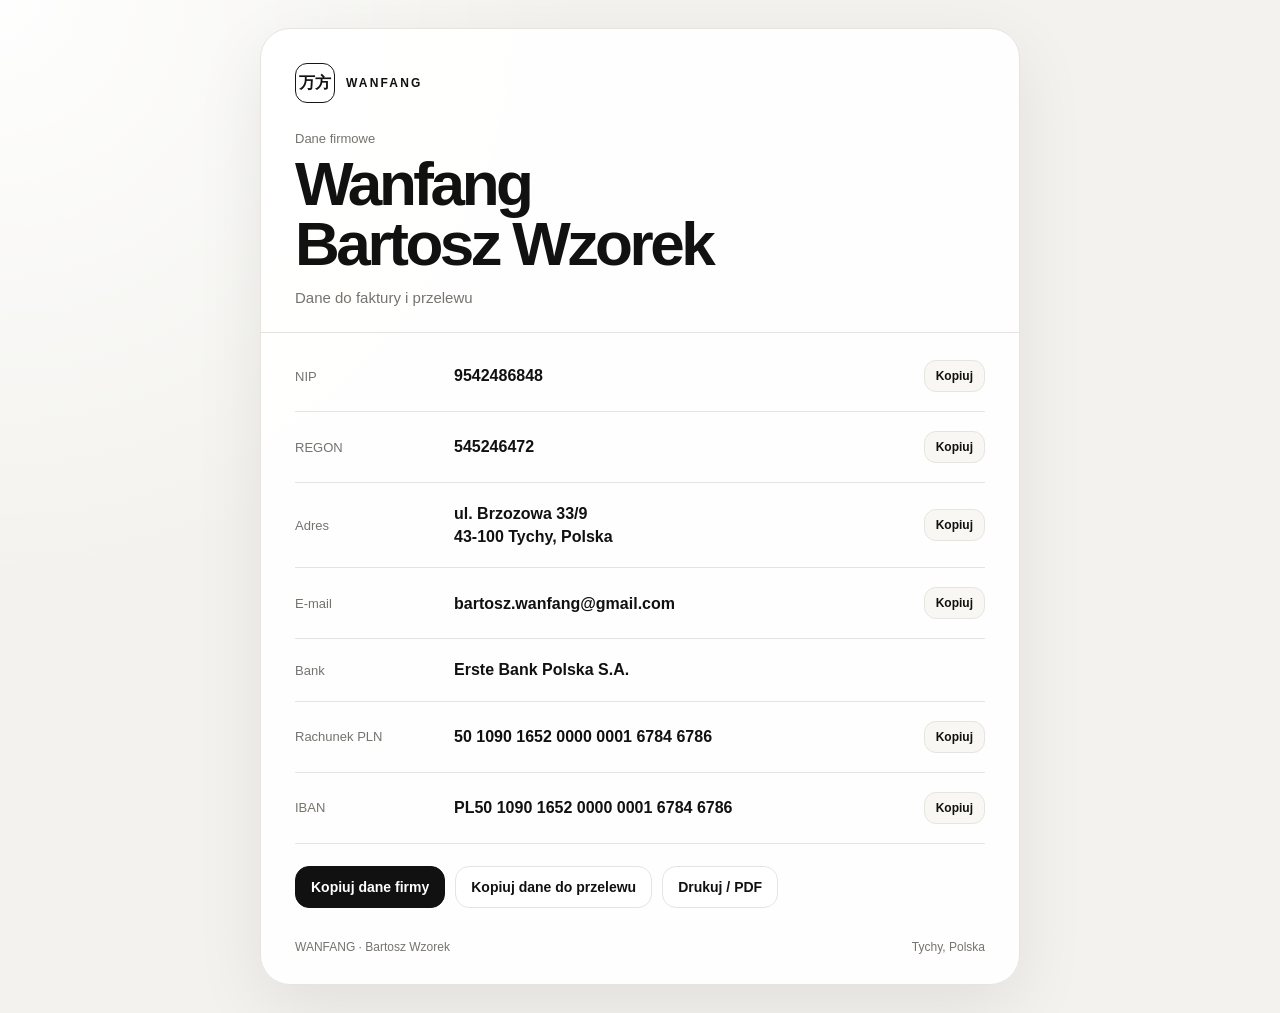
<file: firma/index.html>
<!doctype html>
<html lang="pl">
<head>
<meta charset="utf-8">
<meta name="viewport" content="width=device-width,initial-scale=1,viewport-fit=cover">
<meta name="theme-color" content="#f3f2ee">
<title>WANFANG — dane firmy</title>
<style>
:root{
  --bg:#f3f2ee;
  --card:#ffffff;
  --text:#111111;
  --muted:#76736d;
  --line:#e7e4de;
  --soft:#f8f7f4;
  --shadow:0 22px 70px rgba(0,0,0,.08);
}
*{box-sizing:border-box}
html{scroll-behavior:smooth}
body{
  margin:0;
  min-height:100vh;
  background:
    radial-gradient(circle at top left, rgba(255,255,255,.95), transparent 36%),
    var(--bg);
  color:var(--text);
  font-family:-apple-system,BlinkMacSystemFont,"SF Pro Display","Segoe UI",Inter,Helvetica,Arial,sans-serif;
}
.shell{
  min-height:100vh;
  display:grid;
  place-items:center;
  padding:28px 18px;
}
.card{
  width:min(760px,100%);
  background:rgba(255,255,255,.96);
  border:1px solid var(--line);
  border-radius:30px;
  box-shadow:var(--shadow);
  overflow:hidden;
}
.header{
  padding:34px 34px 26px;
  border-bottom:1px solid var(--line);
}
.brand{
  display:flex;
  align-items:center;
  gap:11px;
  margin-bottom:28px;
}
.mark{
  width:40px;height:40px;
  border:1px solid #161616;
  border-radius:12px;
  display:grid;place-items:center;
  font-weight:800;
  font-size:16px;
  letter-spacing:-.03em;
}
.brand-name{
  font-size:12px;
  letter-spacing:.18em;
  text-transform:uppercase;
  font-weight:800;
}
.eyebrow{
  color:var(--muted);
  font-size:13px;
  margin-bottom:8px;
}
h1{
  margin:0;
  font-size:clamp(34px,7vw,62px);
  letter-spacing:-.055em;
  line-height:.96;
  font-weight:760;
}
.subtitle{
  margin:16px 0 0;
  color:var(--muted);
  font-size:15px;
}
.content{padding:8px 34px 32px}
.row{
  display:grid;
  grid-template-columns:145px 1fr auto;
  gap:14px;
  align-items:center;
  padding:19px 0;
  border-bottom:1px solid var(--line);
}
.row:last-of-type{border-bottom:0}
.label{
  color:var(--muted);
  font-size:13px;
}
.value{
  font-size:16px;
  font-weight:650;
  line-height:1.45;
  overflow-wrap:anywhere;
}
.copy{
  border:1px solid var(--line);
  background:var(--soft);
  color:var(--text);
  border-radius:12px;
  padding:8px 11px;
  font-size:12px;
  font-weight:750;
  cursor:pointer;
  transition:.18s ease;
}
.copy:hover{transform:translateY(-1px);background:#f1f0ec}
.actions{
  display:flex;
  gap:10px;
  flex-wrap:wrap;
  padding-top:22px;
}
.btn{
  border-radius:14px;
  border:1px solid #111;
  padding:12px 15px;
  font-size:14px;
  font-weight:750;
  cursor:pointer;
  transition:.18s ease;
}
.btn.primary{background:#111;color:#fff}
.btn.secondary{background:#fff;color:#111;border-color:var(--line)}
.btn:hover{transform:translateY(-1px)}
.footer{
  padding:0 34px 30px;
  color:var(--muted);
  font-size:12px;
  display:flex;
  justify-content:space-between;
  gap:12px;
  flex-wrap:wrap;
}
a{color:inherit;text-decoration:none}
a:hover{text-decoration:underline}
.toast{
  position:fixed;
  left:50%;bottom:22px;
  transform:translateX(-50%) translateY(10px);
  opacity:0;
  pointer-events:none;
  background:#111;
  color:white;
  padding:10px 14px;
  border-radius:12px;
  font-size:13px;
  font-weight:700;
  transition:.22s ease;
}
.toast.show{opacity:1;transform:translateX(-50%) translateY(0)}
@media(max-width:620px){
  .shell{padding:14px}
  .card{border-radius:24px}
  .header{padding:26px 20px 22px}
  .content{padding:6px 20px 26px}
  .footer{padding:0 20px 24px}
  .row{grid-template-columns:1fr auto;gap:7px 10px}
  .label{grid-column:1/3}
  .value{font-size:15px}
  .actions{display:grid;grid-template-columns:1fr}
  .btn{width:100%}
}
@media print{
  body{background:#fff}
  .shell{display:block;padding:0}
  .card{width:100%;border:none;box-shadow:none}
  .copy,.actions,.toast{display:none!important}
}
</style>
</head>
<body>
<div class="shell">
  <main class="card">
    <section class="header">
      <div class="brand">
        <div class="mark">万方</div>
        <div class="brand-name">WANFANG</div>
      </div>

      <div class="eyebrow">Dane firmowe</div>
      <h1>Wanfang<br>Bartosz Wzorek</h1>
      <p class="subtitle">Dane do faktury i przelewu</p>
    </section>

    <section class="content">
      <div class="row">
        <div class="label">NIP</div>
        <div class="value" id="nip">9542486848</div>
        <button class="copy" onclick="copyField('nip','NIP')">Kopiuj</button>
      </div>

      <div class="row">
        <div class="label">REGON</div>
        <div class="value" id="regon">545246472</div>
        <button class="copy" onclick="copyField('regon','REGON')">Kopiuj</button>
      </div>

      <div class="row">
        <div class="label">Adres</div>
        <div class="value" id="address">ul. Brzozowa 33/9<br>43-100 Tychy, Polska</div>
        <button class="copy" onclick="copyField('address','Adres')">Kopiuj</button>
      </div>

      <div class="row">
        <div class="label">E-mail</div>
        <div class="value"><a id="email" href="mailto:bartosz.wanfang@gmail.com">bartosz.wanfang@gmail.com</a></div>
        <button class="copy" onclick="copyField('email','E-mail')">Kopiuj</button>
      </div>

      <div class="row">
        <div class="label">Bank</div>
        <div class="value">Erste Bank Polska S.A.</div>
        <span></span>
      </div>

      <div class="row">
        <div class="label">Rachunek PLN</div>
        <div class="value" id="account">50 1090 1652 0000 0001 6784 6786</div>
        <button class="copy" onclick="copyField('account','Konto')">Kopiuj</button>
      </div>

      <div class="row">
        <div class="label">IBAN</div>
        <div class="value" id="iban">PL50 1090 1652 0000 0001 6784 6786</div>
        <button class="copy" onclick="copyField('iban','IBAN')">Kopiuj</button>
      </div>

      <div class="actions">
        <button class="btn primary" onclick="copyCompany()">Kopiuj dane firmy</button>
        <button class="btn secondary" onclick="copyPayment()">Kopiuj dane do przelewu</button>
        <button class="btn secondary" onclick="window.print()">Drukuj / PDF</button>
      </div>
    </section>

    <footer class="footer">
      <span>WANFANG · Bartosz Wzorek</span>
      <span>Tychy, Polska</span>
    </footer>
  </main>
</div>

<div class="toast" id="toast">Skopiowano</div>

<script>
function cleanText(id){
  return document.getElementById(id).innerText.replace(/\n+/g,'\n').trim();
}
function showToast(text){
  const t=document.getElementById('toast');
  t.textContent=text;
  t.classList.add('show');
  clearTimeout(window.toastTimer);
  window.toastTimer=setTimeout(()=>t.classList.remove('show'),1200);
}
async function copyRaw(text,label='Skopiowano'){
  await navigator.clipboard.writeText(text);
  showToast(label);
}
function copyField(id,label){
  copyRaw(cleanText(id), label + ' skopiowany');
}
function copyCompany(){
  const text=`Wanfang Bartosz Wzorek
NIP: 9542486848
REGON: 545246472
Adres: ul. Brzozowa 33/9, 43-100 Tychy, Polska
E-mail: bartosz.wanfang@gmail.com`;
  copyRaw(text,'Dane firmy skopiowane');
}
function copyPayment(){
  const text=`Wanfang Bartosz Wzorek
Bank: Erste Bank Polska S.A.
Rachunek PLN: 50 1090 1652 0000 0001 6784 6786
IBAN: PL50 1090 1652 0000 0001 6784 6786`;
  copyRaw(text,'Dane do przelewu skopiowane');
}
</script>
</body>
</html>
</file>
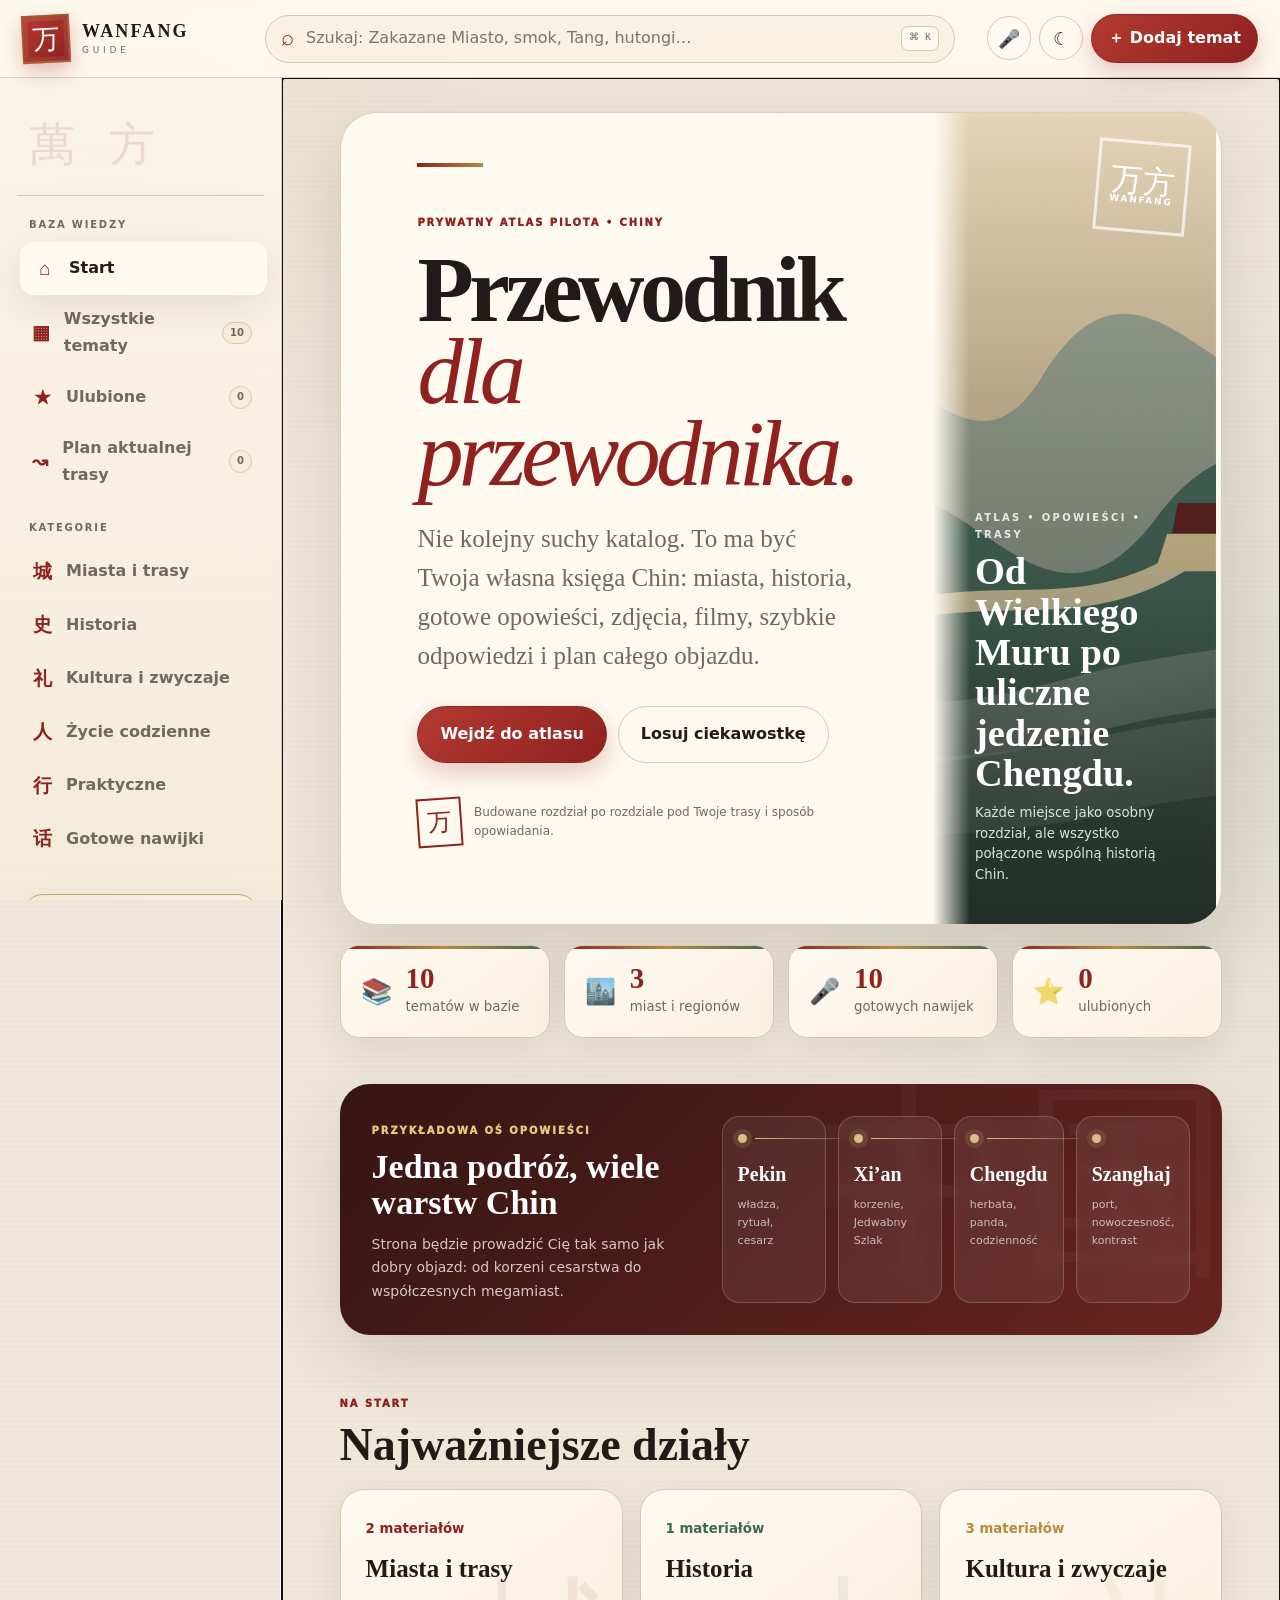
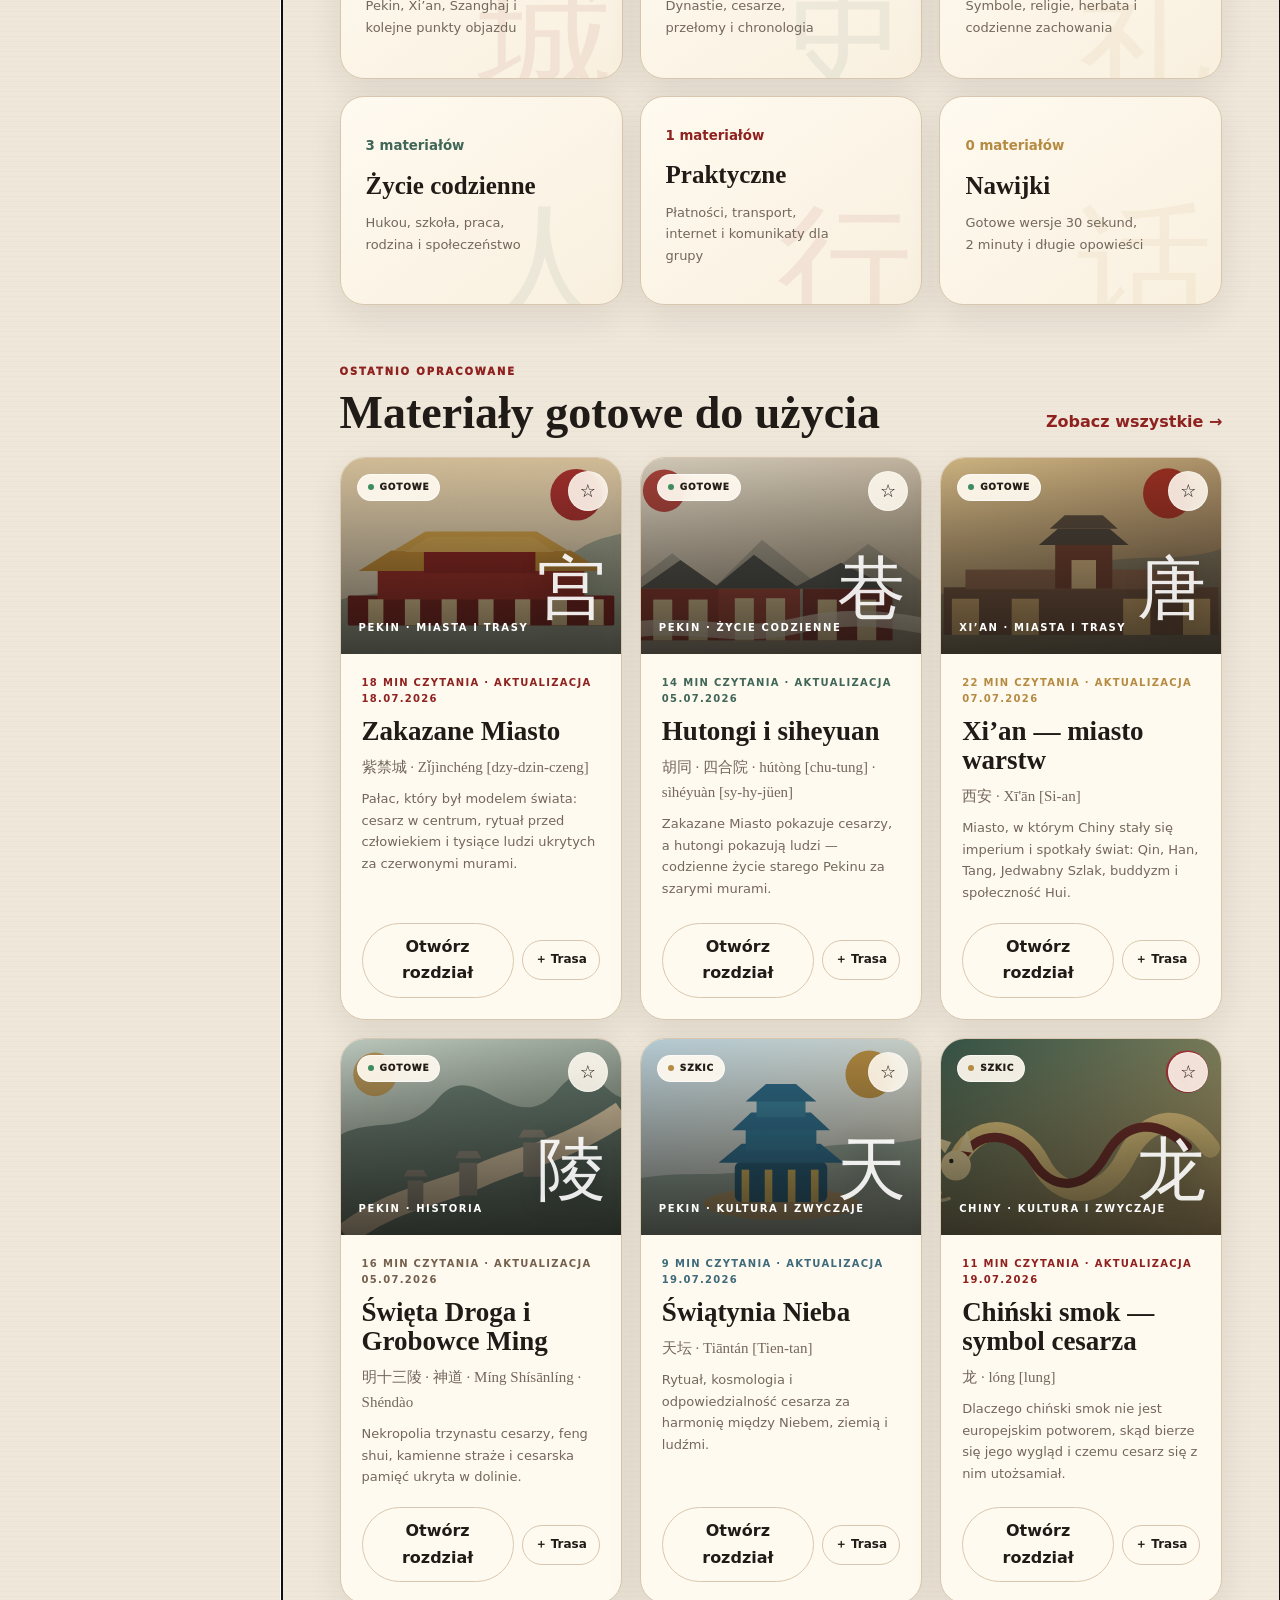
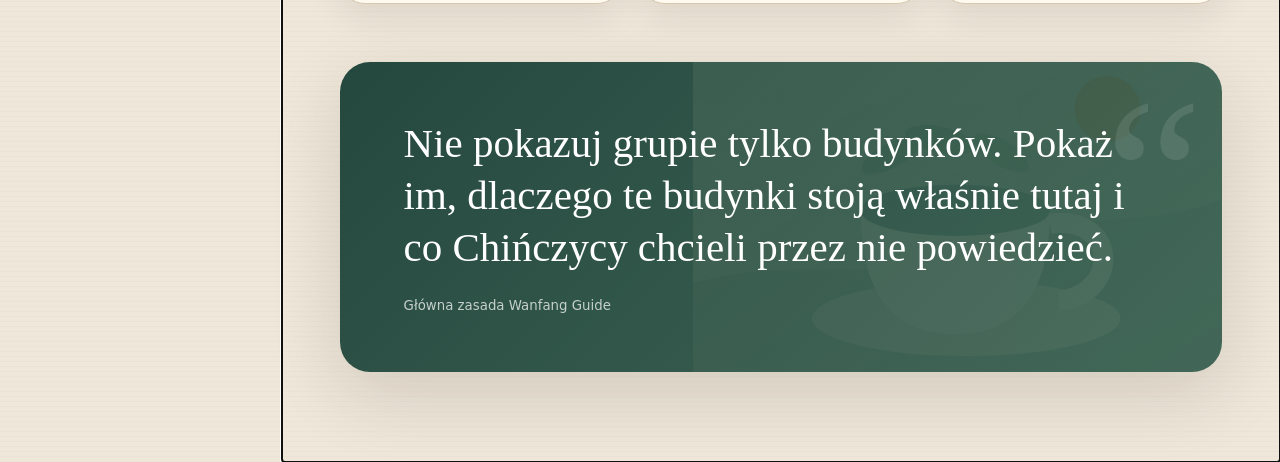
<file: wanfang-guide-github/index.html>
<!doctype html>
<html lang="pl">
<head>
  <meta charset="utf-8">
  <meta name="viewport" content="width=device-width, initial-scale=1">
  <meta name="description" content="Wanfang Guide — prywatna baza wiedzy pilota i przewodnika po Chinach.">
  <meta name="theme-color" content="#7d171d">
  <title>Wanfang Guide — przewodnik dla przewodnika</title>
  <link rel="stylesheet" href="assets/style.css">
  <script defer src="data/topics.js"></script>
  <script defer src="assets/app.js"></script>
</head>
<body>
  <div id="readingProgress" aria-hidden="true"></div>

  <header class="topbar">
    <button class="icon-button mobile-only" id="menuButton" aria-label="Otwórz menu">☰</button>
    <a class="brand" href="#home" aria-label="Wanfang Guide — strona główna">
      <span class="brand-seal">万</span>
      <span><strong>WANFANG</strong><small>GUIDE</small></span>
    </a>
    <div class="global-search">
      <span aria-hidden="true">⌕</span>
      <input id="searchInput" type="search" placeholder="Szukaj: Zakazane Miasto, smok, Tang, hutongi…" autocomplete="off">
      <kbd>⌘ K</kbd>
    </div>
    <div class="top-actions">
      <button class="icon-button" id="guideModeButton" title="Tryb przewodnika">🎤</button>
      <button class="icon-button" id="themeButton" title="Tryb jasny / ciemny">☾</button>
      <button class="button primary" id="addTopicButton">＋ Dodaj temat</button>
    </div>
  </header>

  <div class="app-shell">
    <aside class="sidebar" id="sidebar">
      <nav>
        <div class="nav-label">Baza wiedzy</div>
        <a class="nav-link active" href="#home" data-view="home"><span>⌂</span> Start</a>
        <a class="nav-link" href="#library" data-view="library"><span>▦</span> Wszystkie tematy <b id="allCount">0</b></a>
        <a class="nav-link" href="#favorites" data-view="favorites"><span>★</span> Ulubione <b id="favoriteCount">0</b></a>
        <a class="nav-link" href="#route" data-view="route"><span>↝</span> Plan aktualnej trasy <b id="routeCount">0</b></a>

        <div class="nav-label">Kategorie</div>
        <button class="filter-link" data-category="Miasta i trasy"><span>城</span> Miasta i trasy</button>
        <button class="filter-link" data-category="Historia"><span>史</span> Historia</button>
        <button class="filter-link" data-category="Kultura i zwyczaje"><span>礼</span> Kultura i zwyczaje</button>
        <button class="filter-link" data-category="Życie codzienne"><span>人</span> Życie codzienne</button>
        <button class="filter-link" data-category="Praktyczne"><span>行</span> Praktyczne</button>
        <button class="filter-link" data-category="Nawijki"><span>话</span> Gotowe nawijki</button>
      </nav>

      <div class="sidebar-card">
        <span class="tiny-label">SZYBKI TRYB</span>
        <strong>Jutro prowadzisz grupę?</strong>
        <p>Dodaj potrzebne tematy do trasy. Będą ułożone w jednym miejscu.</p>
        <a href="#route" class="text-link">Otwórz plan trasy →</a>
      </div>

      <footer class="sidebar-footer">
        <button id="backupButton">Eksport kopii</button>
        <label class="import-label">Import kopii<input id="importInput" type="file" accept="application/json"></label>
      </footer>
    </aside>

    <div class="sidebar-backdrop" id="sidebarBackdrop"></div>

    <main id="mainContent" tabindex="-1">
      <section id="homeView" class="view active-view">
        <div class="hero-panel">
          <div class="hero-copy">
            <div class="eyebrow">PRYWATNY ATLAS PILOTA • CHINY</div>
            <h1>Przewodnik<br><em>dla przewodnika.</em></h1>
            <p>Nie kolejny suchy katalog. To ma być Twoja własna księga Chin: miasta, historia, gotowe opowieści, zdjęcia, filmy, szybkie odpowiedzi i plan całego objazdu.</p>
            <div class="hero-buttons">
              <a class="button primary large" href="#library">Wejdź do atlasu</a>
              <button class="button large" id="randomTopicButton">Losuj ciekawostkę</button>
            </div>
            <div class="hero-signature">Budowane rozdział po rozdziale pod Twoje trasy i sposób opowiadania.</div>
          </div>
          <div class="hero-art" aria-hidden="true">
            <div class="stamp">万方<br><small>WANFANG</small></div>
            <div class="hero-art-copy">
              <span>atlas • opowieści • trasy</span>
              <strong>Od Wielkiego Muru po uliczne jedzenie Chengdu.</strong>
              <small>Każde miejsce jako osobny rozdział, ale wszystko połączone wspólną historią Chin.</small>
            </div>
          </div>
        </div>

        <div class="stats-row">
          <div class="stat-card"><span>📚</span><div><strong id="statTopics">0</strong><small>tematów w bazie</small></div></div>
          <div class="stat-card"><span>🏙️</span><div><strong id="statCities">0</strong><small>miast i regionów</small></div></div>
          <div class="stat-card"><span>🎤</span><div><strong id="statTalks">0</strong><small>gotowych nawijek</small></div></div>
          <div class="stat-card"><span>⭐</span><div><strong id="statFavorites">0</strong><small>ulubionych</small></div></div>
        </div>

        <section class="journey-strip" aria-label="Przykładowa trasa po Chinach">
          <div class="journey-copy">
            <span class="tiny-label" style="color:#e7c77f">PRZYKŁADOWA OŚ OPOWIEŚCI</span>
            <h2>Jedna podróż, wiele warstw Chin</h2>
            <p>Strona będzie prowadzić Cię tak samo jak dobry objazd: od korzeni cesarstwa do współczesnych megamiast.</p>
          </div>
          <div class="journey-route">
            <div class="journey-stop"><b>Pekin</b><span>władza, rytuał, cesarz</span></div>
            <div class="journey-stop"><b>Xi’an</b><span>korzenie, Jedwabny Szlak</span></div>
            <div class="journey-stop"><b>Chengdu</b><span>herbata, panda, codzienność</span></div>
            <div class="journey-stop"><b>Szanghaj</b><span>port, nowoczesność, kontrast</span></div>
          </div>
        </section>

        <section class="content-section">
          <div class="section-heading">
            <div><span class="tiny-label">NA START</span><h2>Najważniejsze działy</h2></div>
          </div>
          <div class="category-grid" id="categoryGrid"></div>
        </section>

        <section class="content-section">
          <div class="section-heading">
            <div><span class="tiny-label">OSTATNIO OPRACOWANE</span><h2>Materiały gotowe do użycia</h2></div>
            <a href="#library" class="text-link">Zobacz wszystkie →</a>
          </div>
          <div class="topic-grid" id="featuredTopics"></div>
        </section>

        <section class="quote-panel">
          <span class="quote-mark">“</span>
          <p>Nie pokazuj grupie tylko budynków. Pokaż im, dlaczego te budynki stoją właśnie tutaj i co Chińczycy chcieli przez nie powiedzieć.</p>
          <small>Główna zasada Wanfang Guide</small>
        </section>
      </section>

      <section id="libraryView" class="view">
        <div class="page-header">
          <div><span class="tiny-label">BAZA WIEDZY</span><h1>Wszystkie tematy</h1><p id="librarySummary">Wybierz miasto, kategorię albo wpisz hasło.</p></div>
          <button class="button" id="clearFiltersButton">Wyczyść filtry</button>
        </div>
        <div class="filter-bar">
          <select id="cityFilter" aria-label="Filtruj według miasta"><option value="">Wszystkie miasta</option></select>
          <select id="categoryFilter" aria-label="Filtruj według kategorii"><option value="">Wszystkie kategorie</option></select>
          <div class="view-switch"><button class="active" data-layout="grid">▦</button><button data-layout="list">☷</button></div>
        </div>
        <div class="topic-grid" id="libraryGrid"></div>
        <div class="empty-state" id="libraryEmpty" hidden><span>找</span><h3>Nic nie znalazłem</h3><p>Spróbuj innego hasła albo wyczyść filtry.</p></div>
      </section>

      <section id="favoritesView" class="view">
        <div class="page-header"><div><span class="tiny-label">TWOJA PÓŁKA</span><h1>Ulubione</h1><p>Materiały, do których chcesz szybko wracać.</p></div></div>
        <div class="topic-grid" id="favoritesGrid"></div>
        <div class="empty-state" id="favoritesEmpty"><span>☆</span><h3>Na razie pusto</h3><p>Kliknij gwiazdkę przy wybranym materiale.</p></div>
      </section>

      <section id="routeView" class="view">
        <div class="page-header">
          <div><span class="tiny-label">AKTUALNY OBJAZD</span><h1>Plan trasy</h1><p>Materiały ułożone w kolejności, w jakiej chcesz z nich korzystać.</p></div>
          <div class="header-actions"><button class="button" id="printRouteButton">Drukuj / PDF</button><button class="button danger" id="clearRouteButton">Wyczyść</button></div>
        </div>
        <div id="routeList" class="route-list"></div>
        <div class="empty-state" id="routeEmpty"><span>路</span><h3>Trasa jest pusta</h3><p>Na kartach tematów kliknij „Dodaj do trasy”.</p></div>
      </section>

      <article id="topicView" class="view topic-view"></article>
    </main>
  </div>

  <div class="toast" id="toast" role="status" aria-live="polite"></div>

  <dialog id="topicDialog" class="modal">
    <form method="dialog" id="topicForm">
      <div class="modal-header"><div><span class="tiny-label">NOWY MATERIAŁ</span><h2>Dodaj własny temat</h2></div><button class="icon-button" value="cancel" aria-label="Zamknij">×</button></div>
      <div class="form-grid">
        <label>Tytuł<input name="title" required placeholder="np. Świątynia Lamy w Pekinie"></label>
        <label>Miasto / region<input name="city" required placeholder="np. Pekin"></label>
        <label>Kategoria<select name="category" required><option>Miasta i trasy</option><option>Historia</option><option>Kultura i zwyczaje</option><option>Życie codzienne</option><option>Praktyczne</option><option>Nawijki</option></select></label>
        <label>Chińska nazwa<input name="chinese" placeholder="np. 雍和宫"></label>
        <label class="full">Krótki opis<textarea name="summary" required rows="3" placeholder="O czym jest ten materiał?"></textarea></label>
        <label class="full">Treść / notatki<textarea name="content" rows="8" placeholder="Wklej tekst, plan nawijki, linki albo robocze notatki…"></textarea></label>
      </div>
      <div class="modal-actions"><button class="button" value="cancel">Anuluj</button><button class="button primary" value="default" id="saveTopicButton">Zapisz temat</button></div>
    </form>
  </dialog>

  <dialog id="factDialog" class="modal fact-modal">
    <div class="modal-header"><span class="tiny-label">LOSOWA CIEKAWOSTKA</span><button class="icon-button" onclick="this.closest('dialog').close()" aria-label="Zamknij">×</button></div>
    <div id="randomFactContent"></div>
    <div class="modal-actions"><button class="button" id="anotherFactButton">Losuj kolejną</button><button class="button primary" id="openFactTopicButton">Otwórz temat</button></div>
  </dialog>
</body>
</html>
</file>
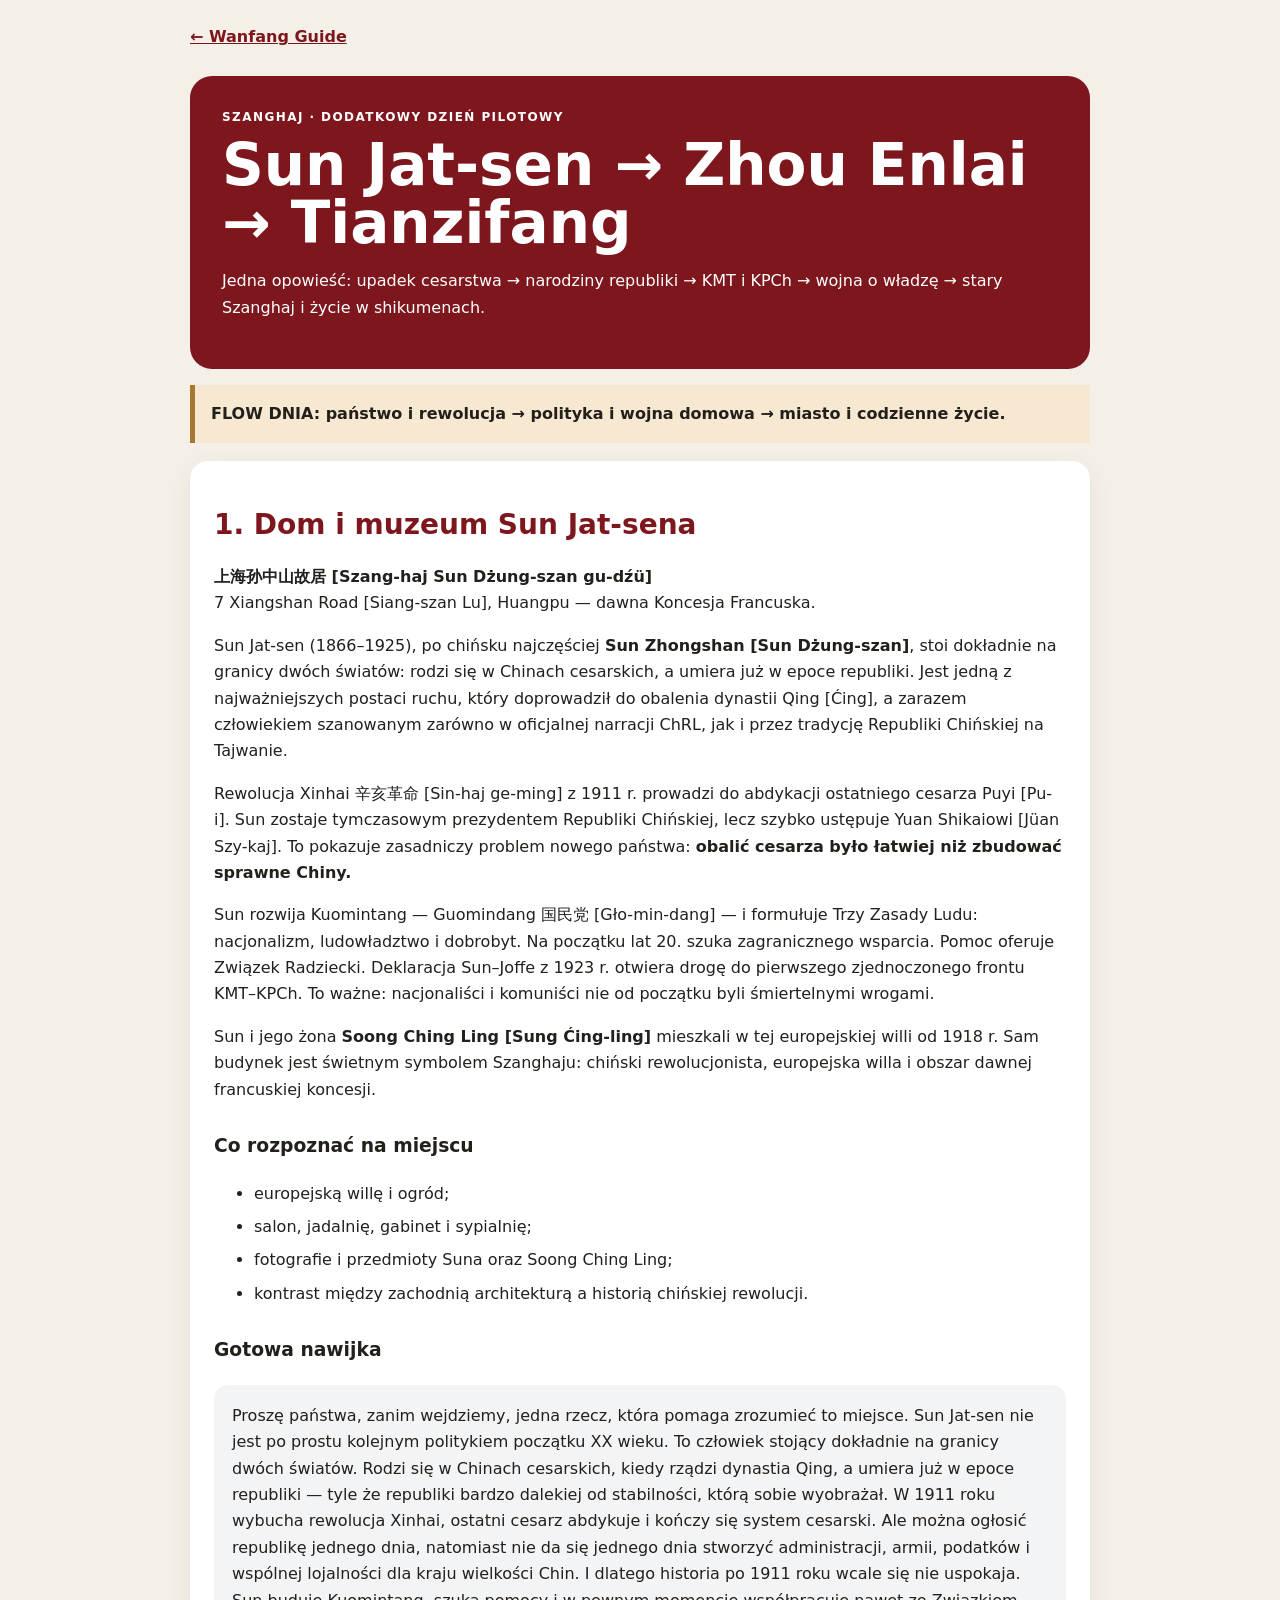
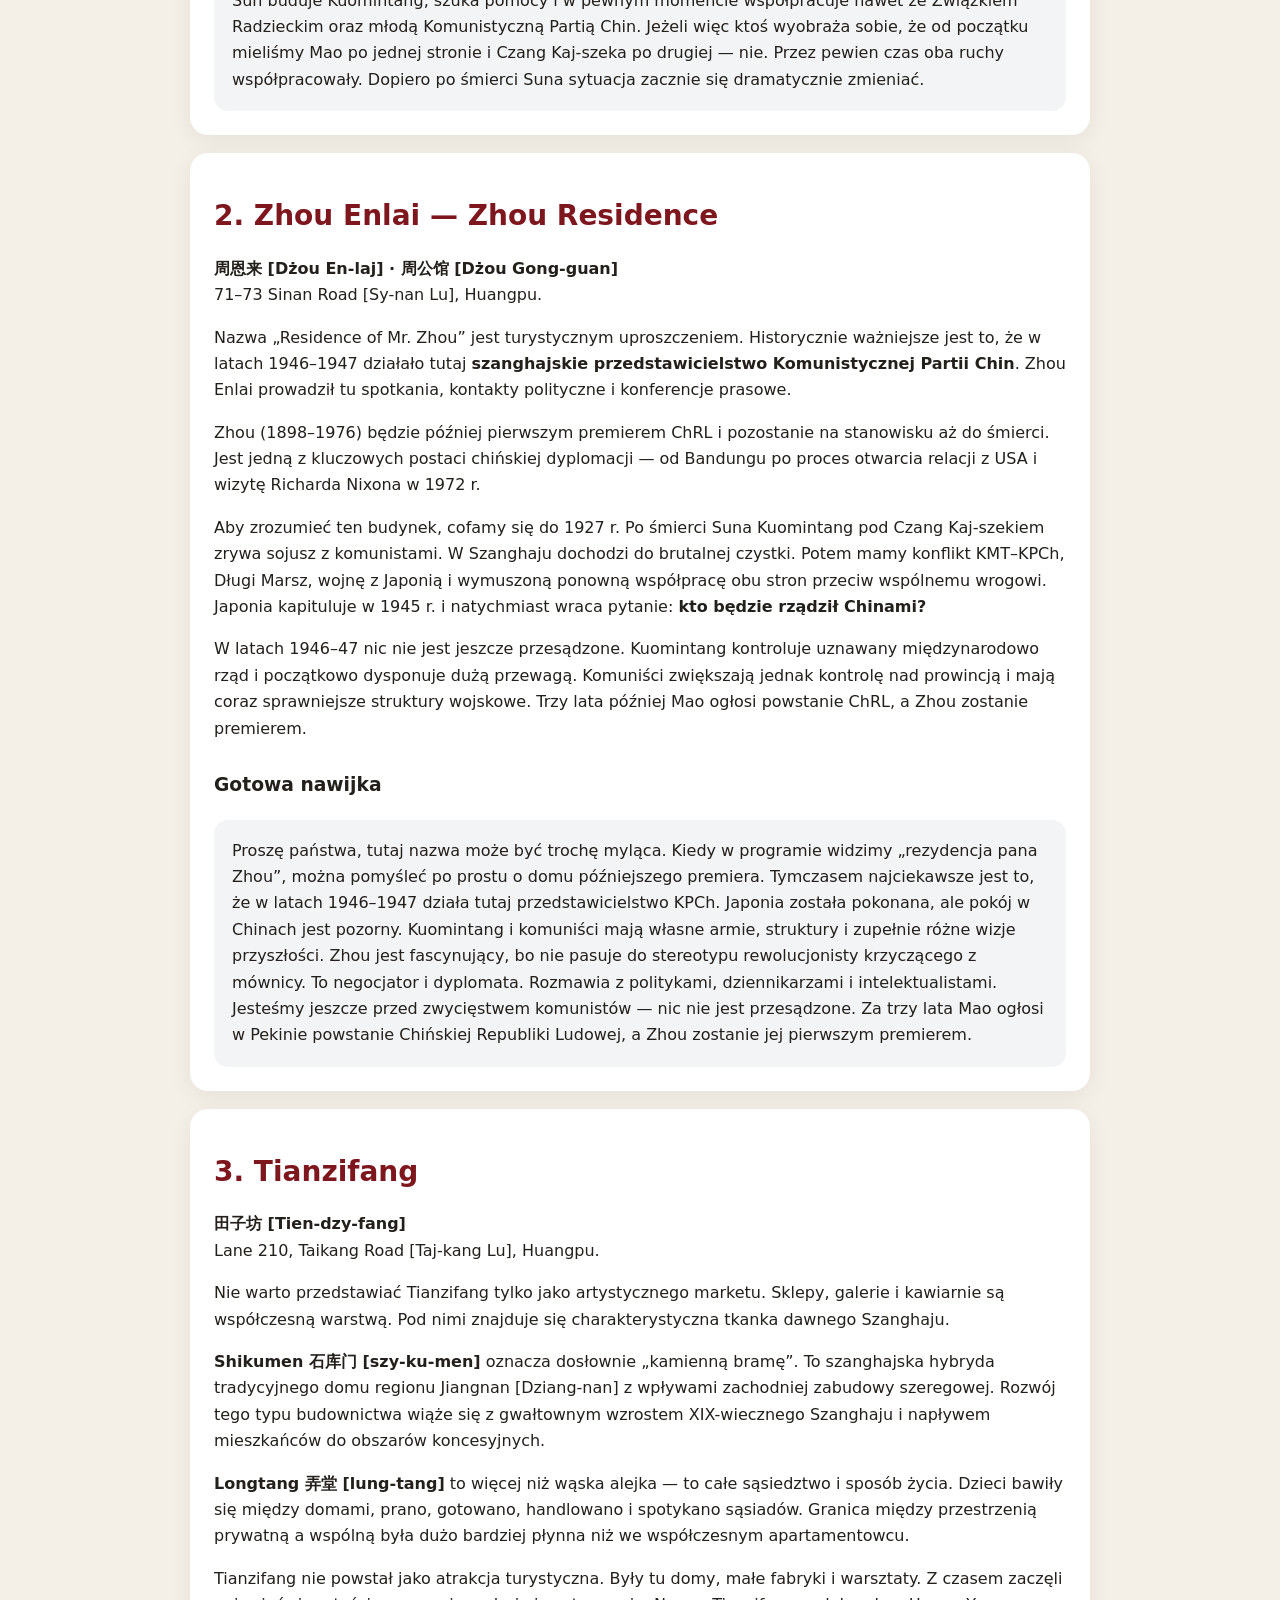
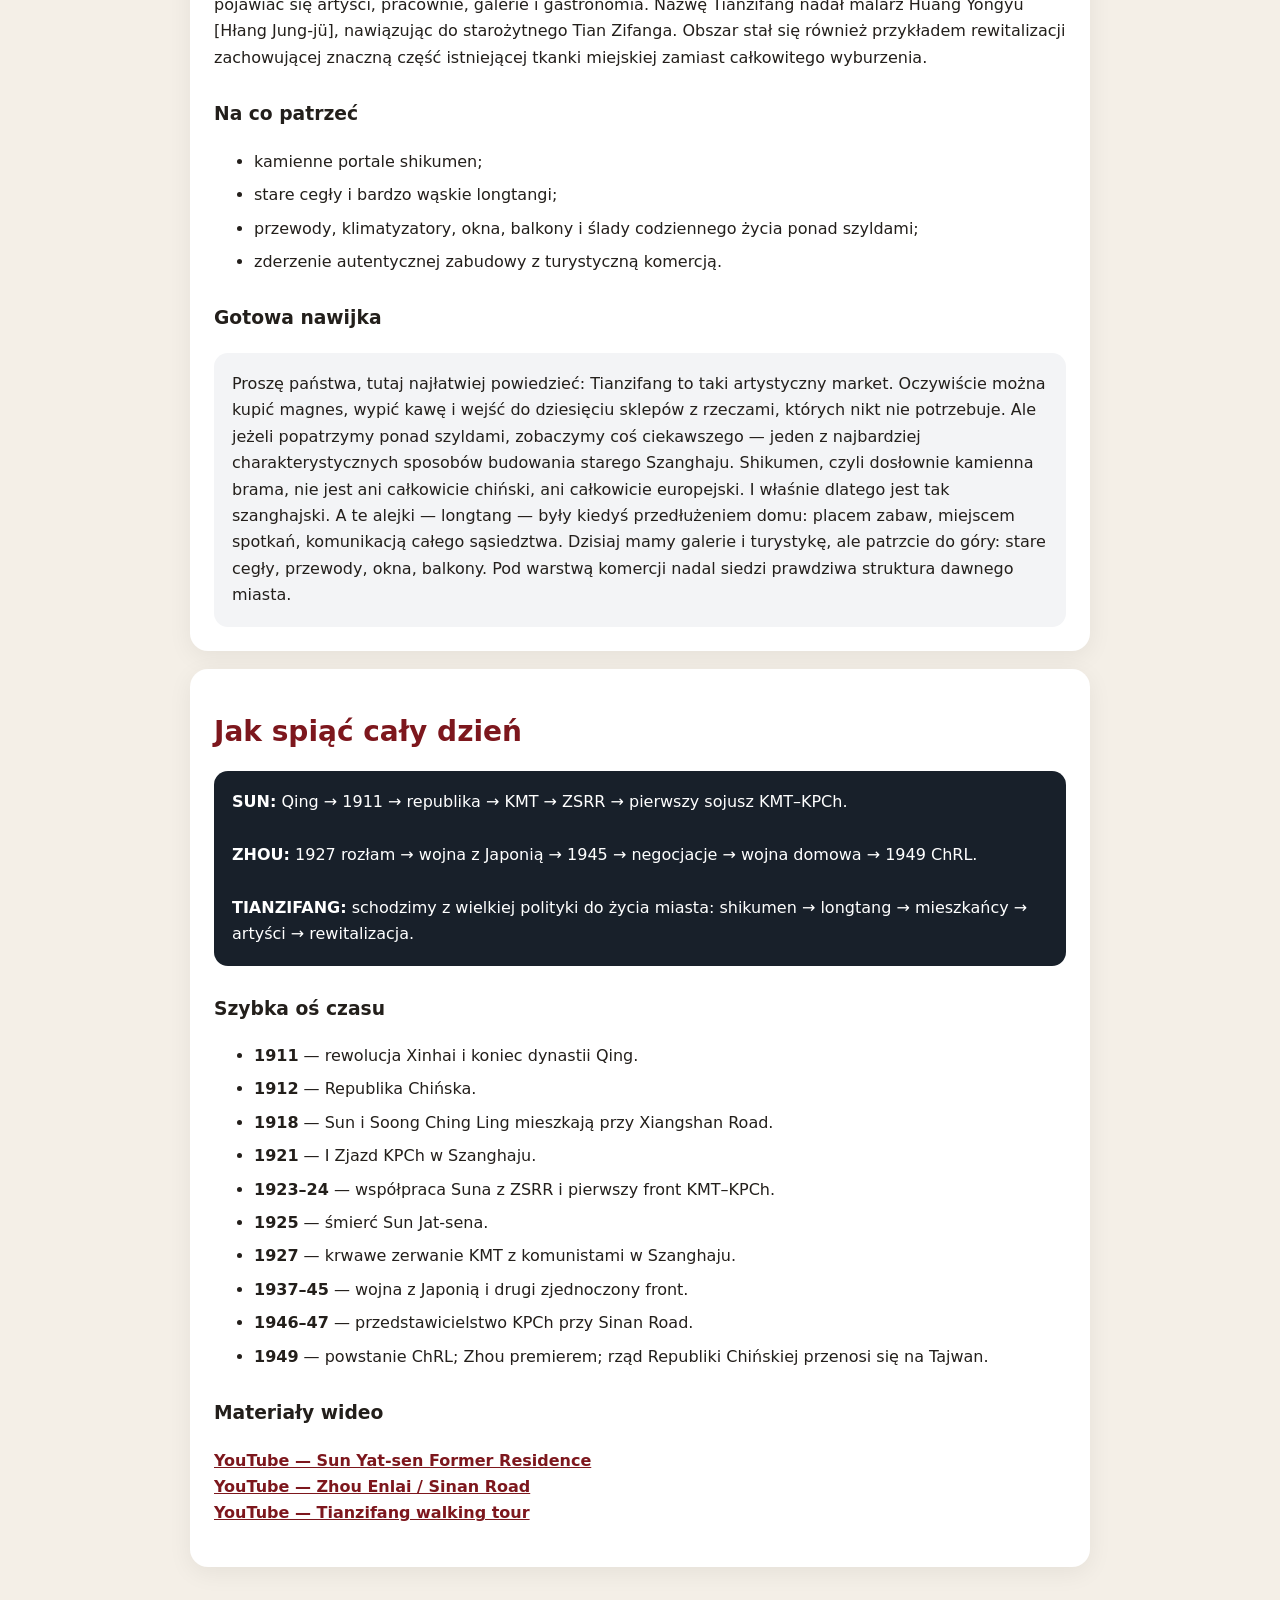
<file: szanghaj-dzien-dodatkowy.html>
<!doctype html><html lang="pl"><head><meta charset="utf-8"><meta name="viewport" content="width=device-width,initial-scale=1"><title>Szanghaj — dodatkowy dzień | Wanfang Guide</title><style>body{margin:0;background:#f4efe7;color:#231f1b;font-family:system-ui,-apple-system,sans-serif;line-height:1.65}main{max-width:900px;margin:auto;padding:24px}.hero{background:#7d171d;color:white;padding:32px;border-radius:22px;margin:16px 0}.hero h1{font-size:clamp(30px,7vw,58px);line-height:1;margin:8px 0}.tag{letter-spacing:.12em;font-size:12px;font-weight:700}.card{background:white;padding:24px;border-radius:18px;margin:18px 0;box-shadow:0 6px 25px #00000010}h2{color:#7d171d;font-size:28px;line-height:1.15}h3{margin-top:28px}.flow{font-weight:700;background:#f7e8d2;padding:16px;border-left:5px solid #a77831}.talk{background:#f3f4f6;padding:18px;border-radius:14px}.quick{background:#18202a;color:white;padding:18px;border-radius:14px}a{color:#7d171d;font-weight:700}.back{display:inline-block;margin-bottom:10px}li{margin:7px 0}@media(max-width:600px){main{padding:12px}.card,.hero{padding:18px;border-radius:14px}}</style></head><body><main><a class="back" href="./">← Wanfang Guide</a><section class="hero"><div class="tag">SZANGHAJ · DODATKOWY DZIEŃ PILOTOWY</div><h1>Sun Jat-sen → Zhou Enlai → Tianzifang</h1><p>Jedna opowieść: upadek cesarstwa → narodziny republiki → KMT i KPCh → wojna o władzę → stary Szanghaj i życie w shikumenach.</p></section><div class="flow">FLOW DNIA: państwo i rewolucja → polityka i wojna domowa → miasto i codzienne życie.</div><section class="card"><h2>1. Dom i muzeum Sun Jat-sena</h2><p><b>上海孙中山故居 [Szang-haj Sun Dżung-szan gu-dźü]</b><br>7 Xiangshan Road [Siang-szan Lu], Huangpu — dawna Koncesja Francuska.</p><p>Sun Jat-sen (1866–1925), po chińsku najczęściej <b>Sun Zhongshan [Sun Dżung-szan]</b>, stoi dokładnie na granicy dwóch światów: rodzi się w Chinach cesarskich, a umiera już w epoce republiki. Jest jedną z najważniejszych postaci ruchu, który doprowadził do obalenia dynastii Qing [Ćing], a zarazem człowiekiem szanowanym zarówno w oficjalnej narracji ChRL, jak i przez tradycję Republiki Chińskiej na Tajwanie.</p><p>Rewolucja Xinhai 辛亥革命 [Sin-haj ge-ming] z 1911 r. prowadzi do abdykacji ostatniego cesarza Puyi [Pu-i]. Sun zostaje tymczasowym prezydentem Republiki Chińskiej, lecz szybko ustępuje Yuan Shikaiowi [Jüan Szy-kaj]. To pokazuje zasadniczy problem nowego państwa: <b>obalić cesarza było łatwiej niż zbudować sprawne Chiny.</b></p><p>Sun rozwija Kuomintang — Guomindang 国民党 [Gło-min-dang] — i formułuje Trzy Zasady Ludu: nacjonalizm, ludowładztwo i dobrobyt. Na początku lat 20. szuka zagranicznego wsparcia. Pomoc oferuje Związek Radziecki. Deklaracja Sun–Joffe z 1923 r. otwiera drogę do pierwszego zjednoczonego frontu KMT–KPCh. To ważne: nacjonaliści i komuniści nie od początku byli śmiertelnymi wrogami.</p><p>Sun i jego żona <b>Soong Ching Ling [Sung Ćing-ling]</b> mieszkali w tej europejskiej willi od 1918 r. Sam budynek jest świetnym symbolem Szanghaju: chiński rewolucjonista, europejska willa i obszar dawnej francuskiej koncesji.</p><h3>Co rozpoznać na miejscu</h3><ul><li>europejską willę i ogród;</li><li>salon, jadalnię, gabinet i sypialnię;</li><li>fotografie i przedmioty Suna oraz Soong Ching Ling;</li><li>kontrast między zachodnią architekturą a historią chińskiej rewolucji.</li></ul><h3>Gotowa nawijka</h3><div class="talk">Proszę państwa, zanim wejdziemy, jedna rzecz, która pomaga zrozumieć to miejsce. Sun Jat-sen nie jest po prostu kolejnym politykiem początku XX wieku. To człowiek stojący dokładnie na granicy dwóch światów. Rodzi się w Chinach cesarskich, kiedy rządzi dynastia Qing, a umiera już w epoce republiki — tyle że republiki bardzo dalekiej od stabilności, którą sobie wyobrażał. W 1911 roku wybucha rewolucja Xinhai, ostatni cesarz abdykuje i kończy się system cesarski. Ale można ogłosić republikę jednego dnia, natomiast nie da się jednego dnia stworzyć administracji, armii, podatków i wspólnej lojalności dla kraju wielkości Chin. I dlatego historia po 1911 roku wcale się nie uspokaja. Sun buduje Kuomintang, szuka pomocy i w pewnym momencie współpracuje nawet ze Związkiem Radzieckim oraz młodą Komunistyczną Partią Chin. Jeżeli więc ktoś wyobraża sobie, że od początku mieliśmy Mao po jednej stronie i Czang Kaj-szeka po drugiej — nie. Przez pewien czas oba ruchy współpracowały. Dopiero po śmierci Suna sytuacja zacznie się dramatycznie zmieniać.</div></section><section class="card"><h2>2. Zhou Enlai — Zhou Residence</h2><p><b>周恩来 [Dżou En-laj] · 周公馆 [Dżou Gong-guan]</b><br>71–73 Sinan Road [Sy-nan Lu], Huangpu.</p><p>Nazwa „Residence of Mr. Zhou” jest turystycznym uproszczeniem. Historycznie ważniejsze jest to, że w latach 1946–1947 działało tutaj <b>szanghajskie przedstawicielstwo Komunistycznej Partii Chin</b>. Zhou Enlai prowadził tu spotkania, kontakty polityczne i konferencje prasowe.</p><p>Zhou (1898–1976) będzie później pierwszym premierem ChRL i pozostanie na stanowisku aż do śmierci. Jest jedną z kluczowych postaci chińskiej dyplomacji — od Bandungu po proces otwarcia relacji z USA i wizytę Richarda Nixona w 1972 r.</p><p>Aby zrozumieć ten budynek, cofamy się do 1927 r. Po śmierci Suna Kuomintang pod Czang Kaj-szekiem zrywa sojusz z komunistami. W Szanghaju dochodzi do brutalnej czystki. Potem mamy konflikt KMT–KPCh, Długi Marsz, wojnę z Japonią i wymuszoną ponowną współpracę obu stron przeciw wspólnemu wrogowi. Japonia kapituluje w 1945 r. i natychmiast wraca pytanie: <b>kto będzie rządził Chinami?</b></p><p>W latach 1946–47 nic nie jest jeszcze przesądzone. Kuomintang kontroluje uznawany międzynarodowo rząd i początkowo dysponuje dużą przewagą. Komuniści zwiększają jednak kontrolę nad prowincją i mają coraz sprawniejsze struktury wojskowe. Trzy lata później Mao ogłosi powstanie ChRL, a Zhou zostanie premierem.</p><h3>Gotowa nawijka</h3><div class="talk">Proszę państwa, tutaj nazwa może być trochę myląca. Kiedy w programie widzimy „rezydencja pana Zhou”, można pomyśleć po prostu o domu późniejszego premiera. Tymczasem najciekawsze jest to, że w latach 1946–1947 działa tutaj przedstawicielstwo KPCh. Japonia została pokonana, ale pokój w Chinach jest pozorny. Kuomintang i komuniści mają własne armie, struktury i zupełnie różne wizje przyszłości. Zhou jest fascynujący, bo nie pasuje do stereotypu rewolucjonisty krzyczącego z mównicy. To negocjator i dyplomata. Rozmawia z politykami, dziennikarzami i intelektualistami. Jesteśmy jeszcze przed zwycięstwem komunistów — nic nie jest przesądzone. Za trzy lata Mao ogłosi w Pekinie powstanie Chińskiej Republiki Ludowej, a Zhou zostanie jej pierwszym premierem.</div></section><section class="card"><h2>3. Tianzifang</h2><p><b>田子坊 [Tien-dzy-fang]</b><br>Lane 210, Taikang Road [Taj-kang Lu], Huangpu.</p><p>Nie warto przedstawiać Tianzifang tylko jako artystycznego marketu. Sklepy, galerie i kawiarnie są współczesną warstwą. Pod nimi znajduje się charakterystyczna tkanka dawnego Szanghaju.</p><p><b>Shikumen 石库门 [szy-ku-men]</b> oznacza dosłownie „kamienną bramę”. To szanghajska hybryda tradycyjnego domu regionu Jiangnan [Dziang-nan] z wpływami zachodniej zabudowy szeregowej. Rozwój tego typu budownictwa wiąże się z gwałtownym wzrostem XIX-wiecznego Szanghaju i napływem mieszkańców do obszarów koncesyjnych.</p><p><b>Longtang 弄堂 [lung-tang]</b> to więcej niż wąska alejka — to całe sąsiedztwo i sposób życia. Dzieci bawiły się między domami, prano, gotowano, handlowano i spotykano sąsiadów. Granica między przestrzenią prywatną a wspólną była dużo bardziej płynna niż we współczesnym apartamentowcu.</p><p>Tianzifang nie powstał jako atrakcja turystyczna. Były tu domy, małe fabryki i warsztaty. Z czasem zaczęli pojawiać się artyści, pracownie, galerie i gastronomia. Nazwę Tianzifang nadał malarz Huang Yongyu [Hłang Jung-jü], nawiązując do starożytnego Tian Zifanga. Obszar stał się również przykładem rewitalizacji zachowującej znaczną część istniejącej tkanki miejskiej zamiast całkowitego wyburzenia.</p><h3>Na co patrzeć</h3><ul><li>kamienne portale shikumen;</li><li>stare cegły i bardzo wąskie longtangi;</li><li>przewody, klimatyzatory, okna, balkony i ślady codziennego życia ponad szyldami;</li><li>zderzenie autentycznej zabudowy z turystyczną komercją.</li></ul><h3>Gotowa nawijka</h3><div class="talk">Proszę państwa, tutaj najłatwiej powiedzieć: Tianzifang to taki artystyczny market. Oczywiście można kupić magnes, wypić kawę i wejść do dziesięciu sklepów z rzeczami, których nikt nie potrzebuje. Ale jeżeli popatrzymy ponad szyldami, zobaczymy coś ciekawszego — jeden z najbardziej charakterystycznych sposobów budowania starego Szanghaju. Shikumen, czyli dosłownie kamienna brama, nie jest ani całkowicie chiński, ani całkowicie europejski. I właśnie dlatego jest tak szanghajski. A te alejki — longtang — były kiedyś przedłużeniem domu: placem zabaw, miejscem spotkań, komunikacją całego sąsiedztwa. Dzisiaj mamy galerie i turystykę, ale patrzcie do góry: stare cegły, przewody, okna, balkony. Pod warstwą komercji nadal siedzi prawdziwa struktura dawnego miasta.</div></section><section class="card"><h2>Jak spiąć cały dzień</h2><div class="quick"><b>SUN:</b> Qing → 1911 → republika → KMT → ZSRR → pierwszy sojusz KMT–KPCh.<br><br><b>ZHOU:</b> 1927 rozłam → wojna z Japonią → 1945 → negocjacje → wojna domowa → 1949 ChRL.<br><br><b>TIANZIFANG:</b> schodzimy z wielkiej polityki do życia miasta: shikumen → longtang → mieszkańcy → artyści → rewitalizacja.</div><h3>Szybka oś czasu</h3><ul><li><b>1911</b> — rewolucja Xinhai i koniec dynastii Qing.</li><li><b>1912</b> — Republika Chińska.</li><li><b>1918</b> — Sun i Soong Ching Ling mieszkają przy Xiangshan Road.</li><li><b>1921</b> — I Zjazd KPCh w Szanghaju.</li><li><b>1923–24</b> — współpraca Suna z ZSRR i pierwszy front KMT–KPCh.</li><li><b>1925</b> — śmierć Sun Jat-sena.</li><li><b>1927</b> — krwawe zerwanie KMT z komunistami w Szanghaju.</li><li><b>1937–45</b> — wojna z Japonią i drugi zjednoczony front.</li><li><b>1946–47</b> — przedstawicielstwo KPCh przy Sinan Road.</li><li><b>1949</b> — powstanie ChRL; Zhou premierem; rząd Republiki Chińskiej przenosi się na Tajwan.</li></ul><h3>Materiały wideo</h3><p><a href="https://www.youtube.com/results?search_query=Sun+Yat-sen+Former+Residence+Shanghai">YouTube — Sun Yat-sen Former Residence</a><br><a href="https://www.youtube.com/results?search_query=Zhou+Enlai+Former+Residence+Shanghai+Sinan+Road">YouTube — Zhou Enlai / Sinan Road</a><br><a href="https://www.youtube.com/results?search_query=Tianzifang+Shanghai+walking+tour">YouTube — Tianzifang walking tour</a></p></section></main></body></html>
</file>
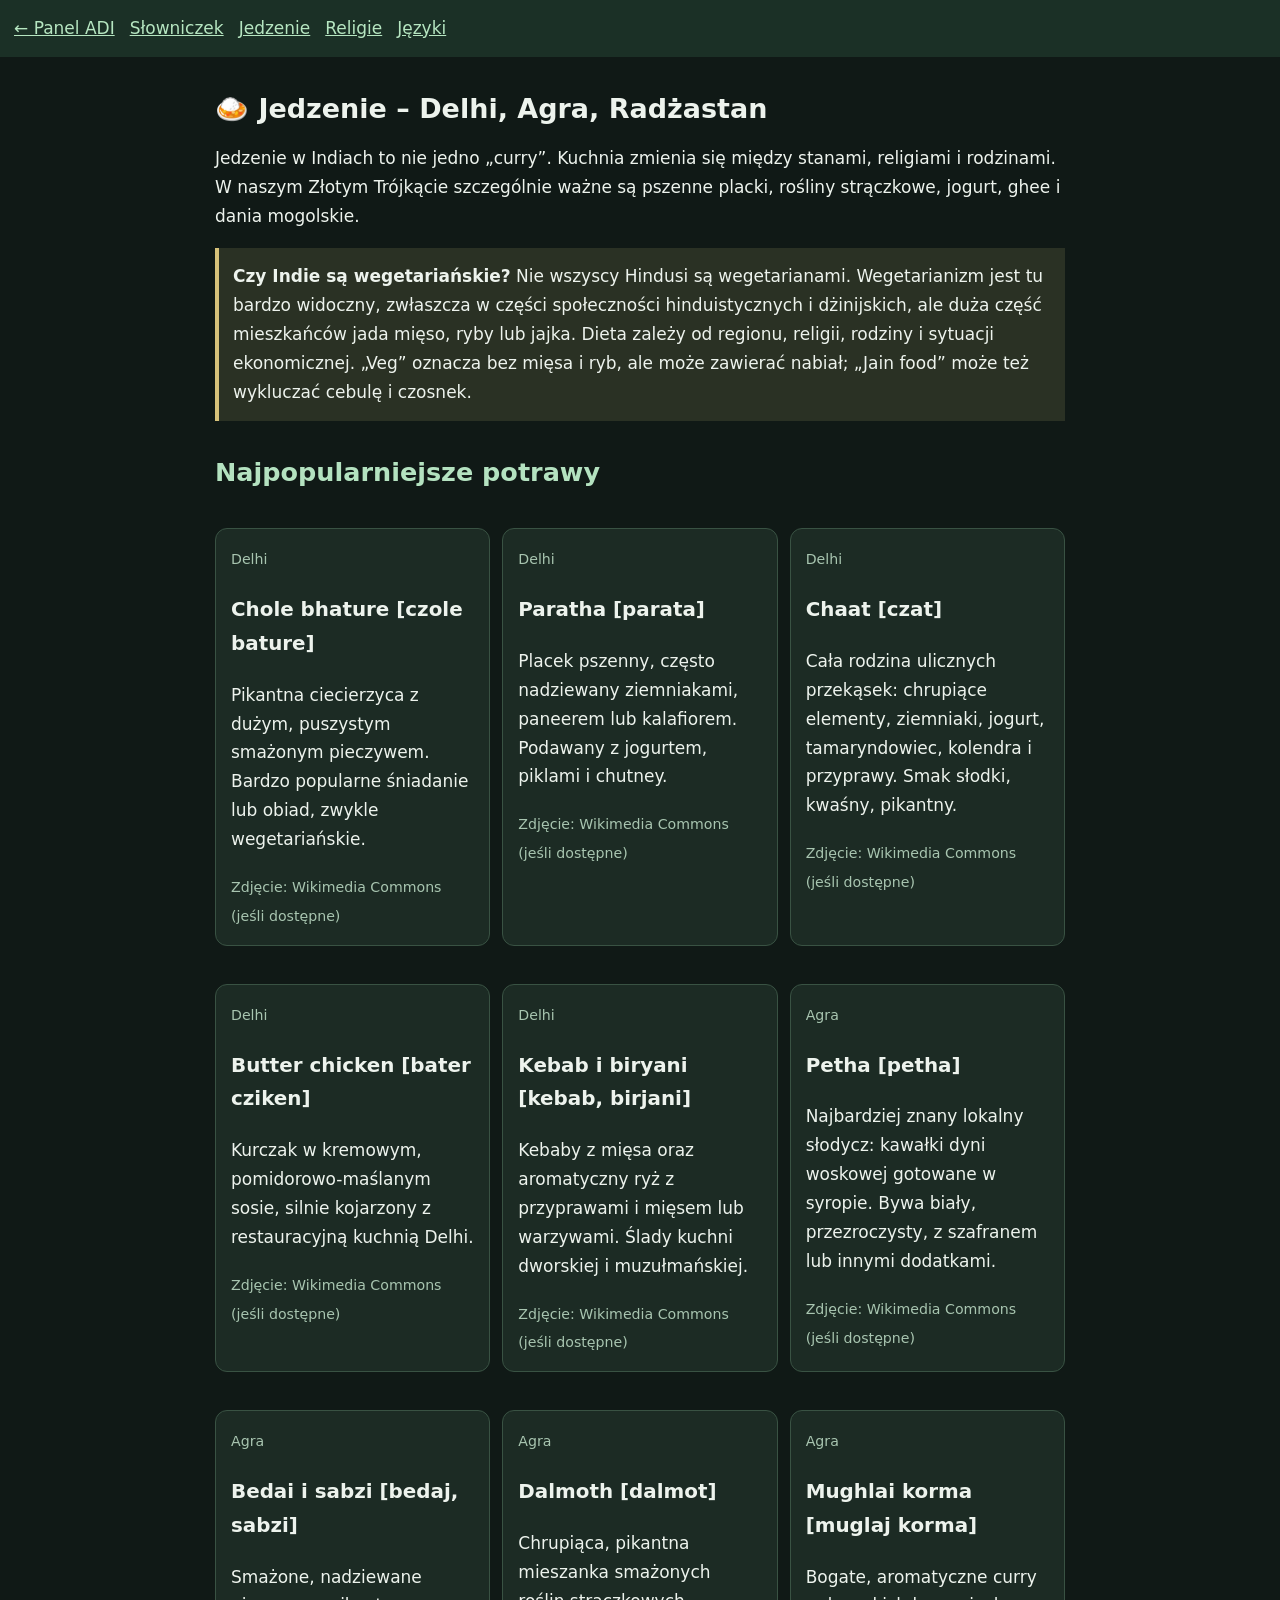
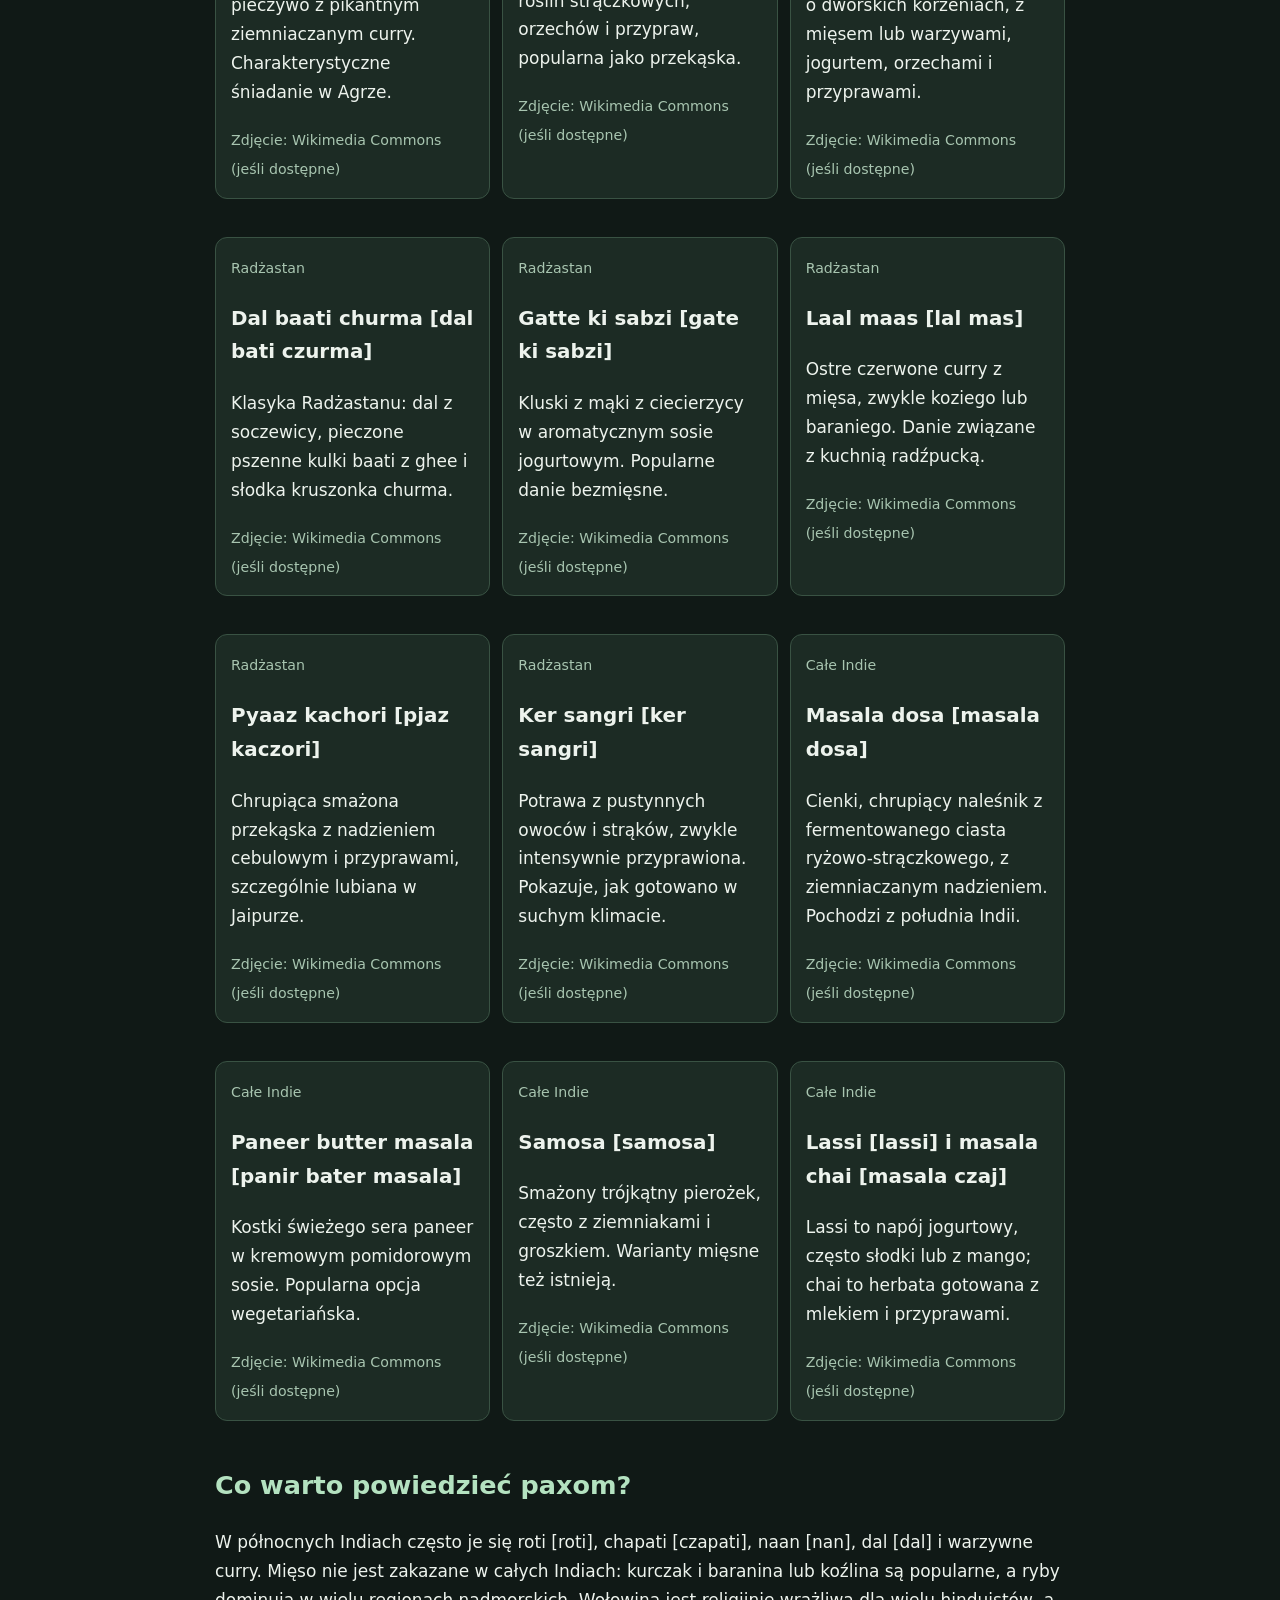
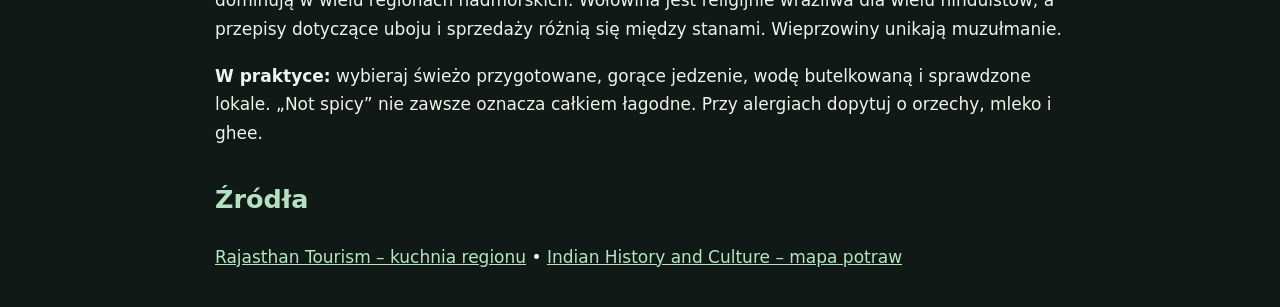
<file: adi/jedzenie.html>
<!doctype html><html lang="pl"><head><title>ADI • 🍛 Jedzenie – Delhi, Agra, Radżastan</title><meta charset="utf-8"><meta name="viewport" content="width=device-width,initial-scale=1"><style>body{background:#101916;color:#edf3ed;font:17px/1.7 system-ui,-apple-system,sans-serif;margin:0}header{background:#1b3026;padding:14px;position:sticky;top:0}main{max-width:850px;margin:auto;padding:17px}h1{font-size:27px;line-height:1.25}h2{margin-top:30px;color:#b4e2c0}a{color:#b6e6c1}p{margin:10px 0 18px}.card{border:1px solid #395243;border-radius:12px;background:#1c2b24;padding:15px;margin:13px 0}img{width:100%;aspect-ratio:4/3;object-fit:cover;border-radius:10px;background:#28372f}small{color:#a8c5b0}nav a{margin-right:15px}.grid{display:grid;grid-template-columns:repeat(auto-fit,minmax(230px,1fr));gap:12px}details{background:#1d2c25;border:1px solid #3b5545;border-radius:10px;padding:12px;margin:9px 0}summary{font-weight:700;cursor:pointer}input{width:100%;box-sizing:border-box;background:#21372b;border:1px solid #62816c;border-radius:10px;padding:12px;color:#fff;font:inherit}aside{padding:14px;border-left:4px solid #d7c27a;background:#2a3124}blockquote{border-left:3px solid #9cd5aa;margin:16px 0;padding:10px 15px;background:#22372b}</style></head><body><header><nav><a href="./">← Panel ADI</a><a href="slowniczek.html">Słowniczek</a><a href="jedzenie.html">Jedzenie</a><a href="religie.html">Religie</a><a href="jezyki.html">Języki</a></nav></header><main><h1>🍛 Jedzenie – Delhi, Agra, Radżastan</h1><p>Jedzenie w Indiach to nie jedno „curry”. Kuchnia zmienia się między stanami, religiami i rodzinami. W naszym Złotym Trójkącie szczególnie ważne są pszenne placki, rośliny strączkowe, jogurt, ghee i dania mogolskie.</p><aside><b>Czy Indie są wegetariańskie?</b> Nie wszyscy Hindusi są wegetarianami. Wegetarianizm jest tu bardzo widoczny, zwłaszcza w części społeczności hinduistycznych i dżinijskich, ale duża część mieszkańców jada mięso, ryby lub jajka. Dieta zależy od regionu, religii, rodziny i sytuacji ekonomicznej. „Veg” oznacza bez mięsa i ryb, ale może zawierać nabiał; „Jain food” może też wykluczać cebulę i czosnek.</aside><h2>Najpopularniejsze potrawy</h2><div class="grid"><article class="card"><img class="food-img" data-search="chole bhature Indian dish" alt="Zdjęcie potrawy Chole bhature [czole bature]" loading="lazy"><small>Delhi</small><h3>Chole bhature [czole bature]</h3><p>Pikantna ciecierzyca z dużym, puszystym smażonym pieczywem. Bardzo popularne śniadanie lub obiad, zwykle wegetariańskie.</p><small>Zdjęcie: Wikimedia Commons (jeśli dostępne)</small></article><article class="card"><img class="food-img" data-search="aloo paratha Indian food" alt="Zdjęcie potrawy Paratha [parata]" loading="lazy"><small>Delhi</small><h3>Paratha [parata]</h3><p>Placek pszenny, często nadziewany ziemniakami, paneerem lub kalafiorem. Podawany z jogurtem, piklami i chutney.</p><small>Zdjęcie: Wikimedia Commons (jeśli dostępne)</small></article><article class="card"><img class="food-img" data-search="papdi chaat Indian street food" alt="Zdjęcie potrawy Chaat [czat]" loading="lazy"><small>Delhi</small><h3>Chaat [czat]</h3><p>Cała rodzina ulicznych przekąsek: chrupiące elementy, ziemniaki, jogurt, tamaryndowiec, kolendra i przyprawy. Smak słodki, kwaśny, pikantny.</p><small>Zdjęcie: Wikimedia Commons (jeśli dostępne)</small></article><article class="card"><img class="food-img" data-search="butter chicken Indian dish" alt="Zdjęcie potrawy Butter chicken [bater cziken]" loading="lazy"><small>Delhi</small><h3>Butter chicken [bater cziken]</h3><p>Kurczak w kremowym, pomidorowo-maślanym sosie, silnie kojarzony z restauracyjną kuchnią Delhi.</p><small>Zdjęcie: Wikimedia Commons (jeśli dostępne)</small></article><article class="card"><img class="food-img" data-search="chicken biryani Indian dish" alt="Zdjęcie potrawy Kebab i biryani [kebab, birjani]" loading="lazy"><small>Delhi</small><h3>Kebab i biryani [kebab, birjani]</h3><p>Kebaby z mięsa oraz aromatyczny ryż z przyprawami i mięsem lub warzywami. Ślady kuchni dworskiej i muzułmańskiej.</p><small>Zdjęcie: Wikimedia Commons (jeśli dostępne)</small></article><article class="card"><img class="food-img" data-search="Agra petha sweet" alt="Zdjęcie potrawy Petha [petha]" loading="lazy"><small>Agra</small><h3>Petha [petha]</h3><p>Najbardziej znany lokalny słodycz: kawałki dyni woskowej gotowane w syropie. Bywa biały, przezroczysty, z szafranem lub innymi dodatkami.</p><small>Zdjęcie: Wikimedia Commons (jeśli dostępne)</small></article><article class="card"><img class="food-img" data-search="Agra bedai sabzi breakfast" alt="Zdjęcie potrawy Bedai i sabzi [bedaj, sabzi]" loading="lazy"><small>Agra</small><h3>Bedai i sabzi [bedaj, sabzi]</h3><p>Smażone, nadziewane pieczywo z pikantnym ziemniaczanym curry. Charakterystyczne śniadanie w Agrze.</p><small>Zdjęcie: Wikimedia Commons (jeśli dostępne)</small></article><article class="card"><img class="food-img" data-search="Agra dalmoth namkeen" alt="Zdjęcie potrawy Dalmoth [dalmot]" loading="lazy"><small>Agra</small><h3>Dalmoth [dalmot]</h3><p>Chrupiąca, pikantna mieszanka smażonych roślin strączkowych, orzechów i przypraw, popularna jako przekąska.</p><small>Zdjęcie: Wikimedia Commons (jeśli dostępne)</small></article><article class="card"><img class="food-img" data-search="mughlai chicken korma" alt="Zdjęcie potrawy Mughlai korma [muglaj korma]" loading="lazy"><small>Agra</small><h3>Mughlai korma [muglaj korma]</h3><p>Bogate, aromatyczne curry o dworskich korzeniach, z mięsem lub warzywami, jogurtem, orzechami i przyprawami.</p><small>Zdjęcie: Wikimedia Commons (jeśli dostępne)</small></article><article class="card"><img class="food-img" data-search="dal baati churma rajasthan" alt="Zdjęcie potrawy Dal baati churma [dal bati czurma]" loading="lazy"><small>Radżastan</small><h3>Dal baati churma [dal bati czurma]</h3><p>Klasyka Radżastanu: dal z soczewicy, pieczone pszenne kulki baati z ghee i słodka kruszonka churma.</p><small>Zdjęcie: Wikimedia Commons (jeśli dostępne)</small></article><article class="card"><img class="food-img" data-search="gatte ki sabzi Indian" alt="Zdjęcie potrawy Gatte ki sabzi [gate ki sabzi]" loading="lazy"><small>Radżastan</small><h3>Gatte ki sabzi [gate ki sabzi]</h3><p>Kluski z mąki z ciecierzycy w aromatycznym sosie jogurtowym. Popularne danie bezmięsne.</p><small>Zdjęcie: Wikimedia Commons (jeśli dostępne)</small></article><article class="card"><img class="food-img" data-search="laal maas rajasthan curry" alt="Zdjęcie potrawy Laal maas [lal mas]" loading="lazy"><small>Radżastan</small><h3>Laal maas [lal mas]</h3><p>Ostre czerwone curry z mięsa, zwykle koziego lub baraniego. Danie związane z kuchnią radźpucką.</p><small>Zdjęcie: Wikimedia Commons (jeśli dostępne)</small></article><article class="card"><img class="food-img" data-search="pyaaz kachori Jaipur" alt="Zdjęcie potrawy Pyaaz kachori [pjaz kaczori]" loading="lazy"><small>Radżastan</small><h3>Pyaaz kachori [pjaz kaczori]</h3><p>Chrupiąca smażona przekąska z nadzieniem cebulowym i przyprawami, szczególnie lubiana w Jaipurze.</p><small>Zdjęcie: Wikimedia Commons (jeśli dostępne)</small></article><article class="card"><img class="food-img" data-search="ker sangri rajasthani dish" alt="Zdjęcie potrawy Ker sangri [ker sangri]" loading="lazy"><small>Radżastan</small><h3>Ker sangri [ker sangri]</h3><p>Potrawa z pustynnych owoców i strąków, zwykle intensywnie przyprawiona. Pokazuje, jak gotowano w suchym klimacie.</p><small>Zdjęcie: Wikimedia Commons (jeśli dostępne)</small></article><article class="card"><img class="food-img" data-search="masala dosa south indian" alt="Zdjęcie potrawy Masala dosa [masala dosa]" loading="lazy"><small>Całe Indie</small><h3>Masala dosa [masala dosa]</h3><p>Cienki, chrupiący naleśnik z fermentowanego ciasta ryżowo-strączkowego, z ziemniaczanym nadzieniem. Pochodzi z południa Indii.</p><small>Zdjęcie: Wikimedia Commons (jeśli dostępne)</small></article><article class="card"><img class="food-img" data-search="paneer butter masala" alt="Zdjęcie potrawy Paneer butter masala [panir bater masala]" loading="lazy"><small>Całe Indie</small><h3>Paneer butter masala [panir bater masala]</h3><p>Kostki świeżego sera paneer w kremowym pomidorowym sosie. Popularna opcja wegetariańska.</p><small>Zdjęcie: Wikimedia Commons (jeśli dostępne)</small></article><article class="card"><img class="food-img" data-search="Indian samosa" alt="Zdjęcie potrawy Samosa [samosa]" loading="lazy"><small>Całe Indie</small><h3>Samosa [samosa]</h3><p>Smażony trójkątny pierożek, często z ziemniakami i groszkiem. Warianty mięsne też istnieją.</p><small>Zdjęcie: Wikimedia Commons (jeśli dostępne)</small></article><article class="card"><img class="food-img" data-search="masala chai lassi India" alt="Zdjęcie potrawy Lassi [lassi] i masala chai [masala czaj]" loading="lazy"><small>Całe Indie</small><h3>Lassi [lassi] i masala chai [masala czaj]</h3><p>Lassi to napój jogurtowy, często słodki lub z mango; chai to herbata gotowana z mlekiem i przyprawami.</p><small>Zdjęcie: Wikimedia Commons (jeśli dostępne)</small></article></div><h2>Co warto powiedzieć paxom?</h2><p>W północnych Indiach często je się roti [roti], chapati [czapati], naan [nan], dal [dal] i warzywne curry. Mięso nie jest zakazane w całych Indiach: kurczak i baranina lub koźlina są popularne, a ryby dominują w wielu regionach nadmorskich. Wołowina jest religijnie wrażliwa dla wielu hinduistów, a przepisy dotyczące uboju i sprzedaży różnią się między stanami. Wieprzowiny unikają muzułmanie.</p><p><b>W praktyce:</b> wybieraj świeżo przygotowane, gorące jedzenie, wodę butelkowaną i sprawdzone lokale. „Not spicy” nie zawsze oznacza całkiem łagodne. Przy alergiach dopytuj o orzechy, mleko i ghee.</p><h2>Źródła</h2><p><a href="https://www.tourism.rajasthan.gov.in/rajasthani-cuisine.html">Rajasthan Tourism – kuchnia regionu</a> • <a href="https://www.mcrhrdi.gov.in/army/week2/24/Indian%20History%20and%20Culture.pdf">Indian History and Culture – mapa potraw</a></p><script>
const imgs=[...document.querySelectorAll('.food-img')];async function photo(img){try{const q=img.dataset.search;const u='https://commons.wikimedia.org/w/api.php?action=query&generator=search&gsrsearch='+encodeURIComponent('filetype:bitmap '+q)+'&gsrnamespace=6&gsrlimit=5&prop=imageinfo&iiprop=url&iiurlwidth=550&format=json&origin=*';let d=await(await fetch(u)).json();let pages=Object.values(d.query?.pages||{});let p=pages.find(x=>x.imageinfo?.[0]?.thumburl);if(p){img.src=p.imageinfo[0].thumburl;img.alt='Wikimedia Commons: '+p.title;img.onerror=()=>img.style.display='none'}else img.style.display='none'}catch(e){img.style.display='none'}}imgs.forEach(photo);
</script></main></body></html>
</file>
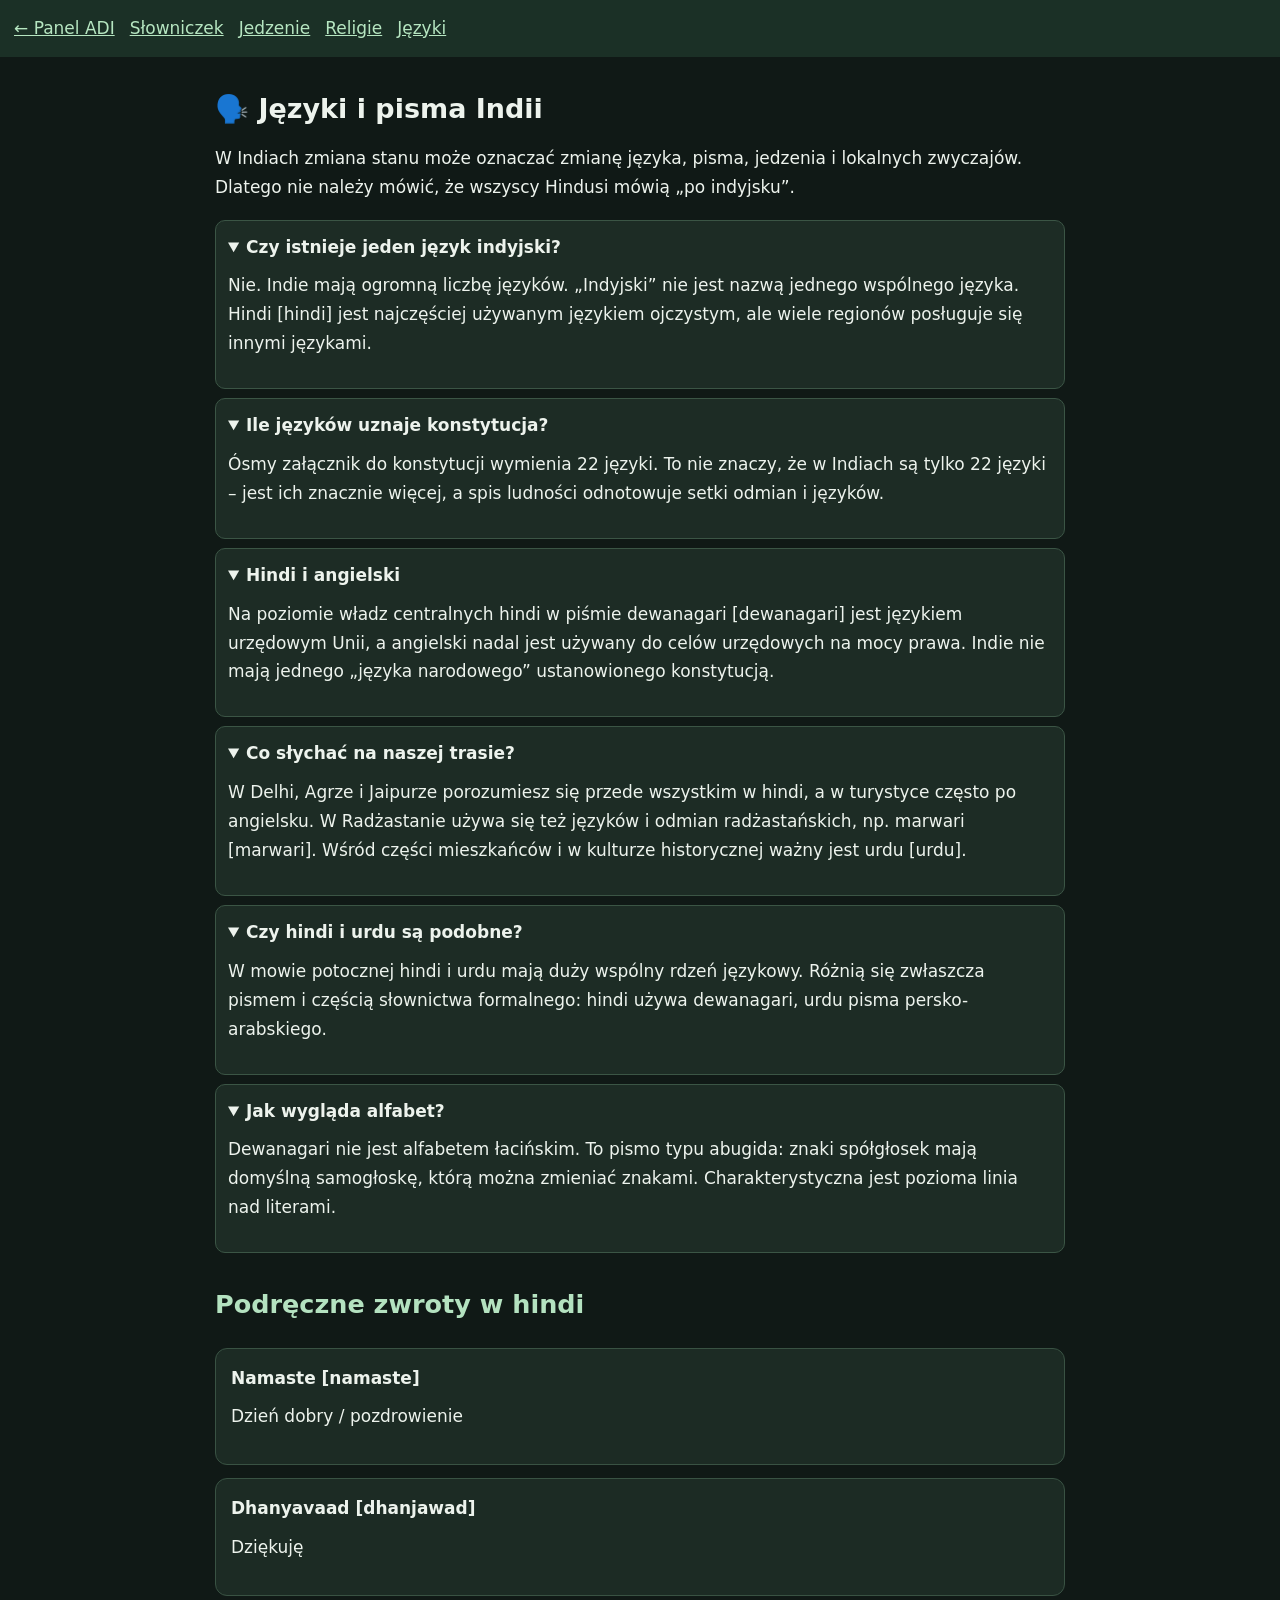
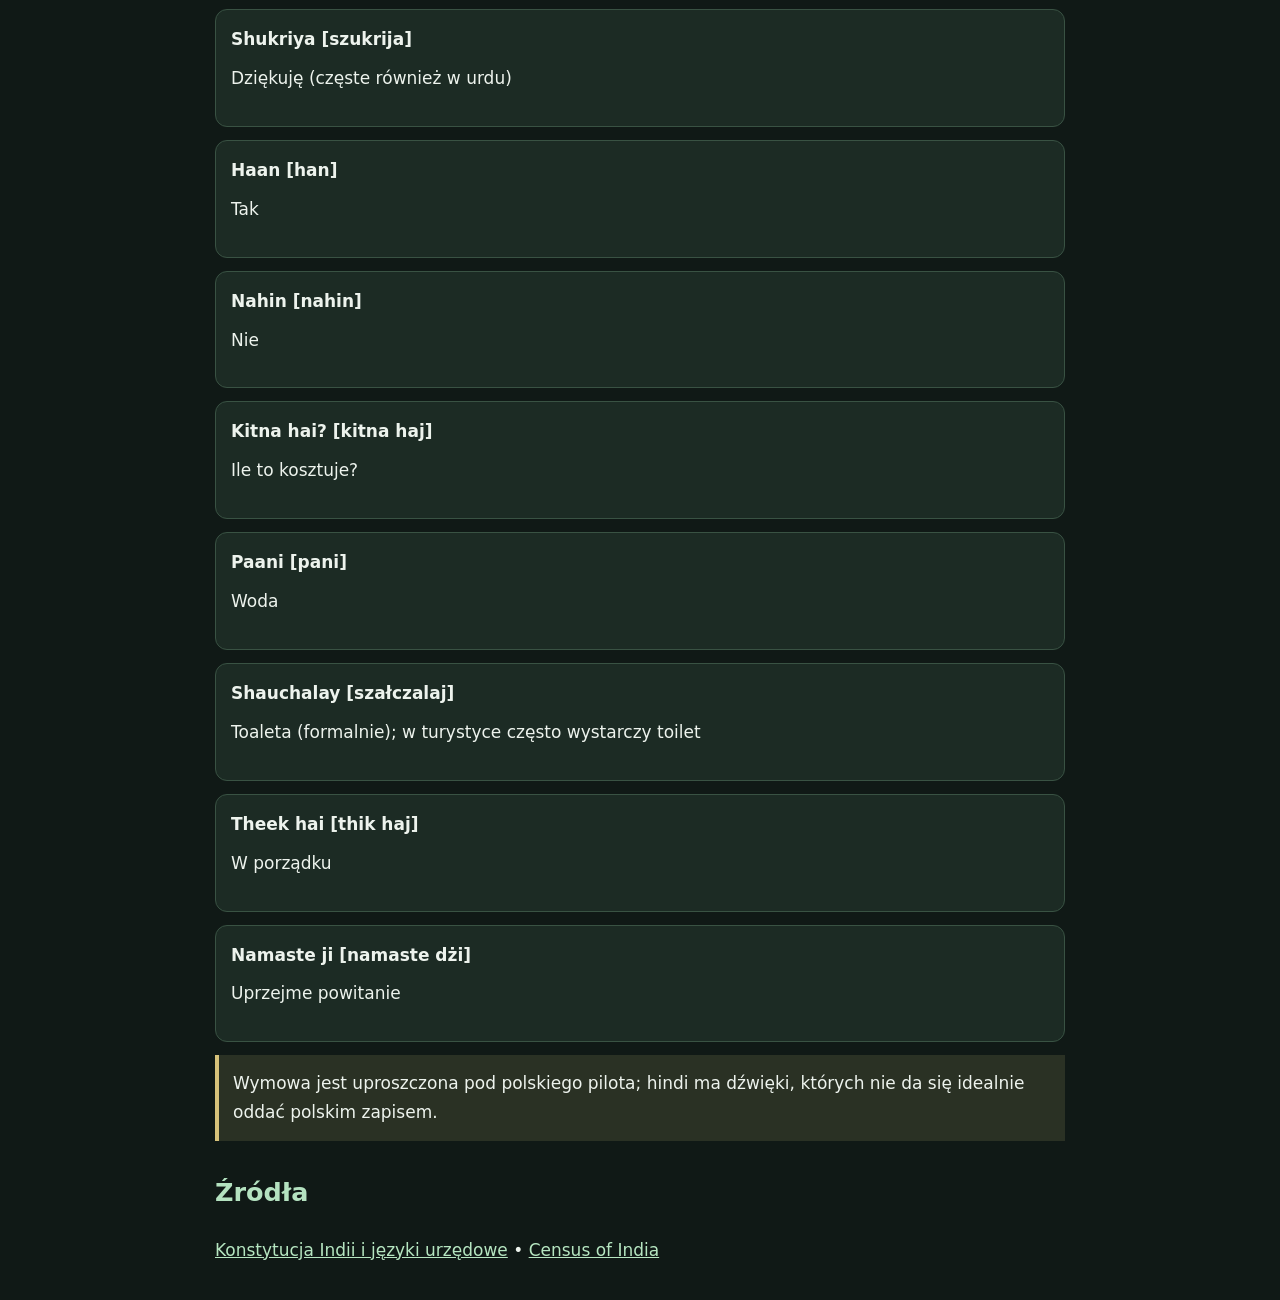
<file: adi/jezyki.html>
<!doctype html><html lang="pl"><head><title>ADI • 🗣️ Języki i pisma Indii</title><meta charset="utf-8"><meta name="viewport" content="width=device-width,initial-scale=1"><style>body{background:#101916;color:#edf3ed;font:17px/1.7 system-ui,-apple-system,sans-serif;margin:0}header{background:#1b3026;padding:14px;position:sticky;top:0}main{max-width:850px;margin:auto;padding:17px}h1{font-size:27px;line-height:1.25}h2{margin-top:30px;color:#b4e2c0}a{color:#b6e6c1}p{margin:10px 0 18px}.card{border:1px solid #395243;border-radius:12px;background:#1c2b24;padding:15px;margin:13px 0}img{width:100%;aspect-ratio:4/3;object-fit:cover;border-radius:10px;background:#28372f}small{color:#a8c5b0}nav a{margin-right:15px}.grid{display:grid;grid-template-columns:repeat(auto-fit,minmax(230px,1fr));gap:12px}details{background:#1d2c25;border:1px solid #3b5545;border-radius:10px;padding:12px;margin:9px 0}summary{font-weight:700;cursor:pointer}input{width:100%;box-sizing:border-box;background:#21372b;border:1px solid #62816c;border-radius:10px;padding:12px;color:#fff;font:inherit}aside{padding:14px;border-left:4px solid #d7c27a;background:#2a3124}blockquote{border-left:3px solid #9cd5aa;margin:16px 0;padding:10px 15px;background:#22372b}</style></head><body><header><nav><a href="./">← Panel ADI</a><a href="slowniczek.html">Słowniczek</a><a href="jedzenie.html">Jedzenie</a><a href="religie.html">Religie</a><a href="jezyki.html">Języki</a></nav></header><main><h1>🗣️ Języki i pisma Indii</h1><p>W Indiach zmiana stanu może oznaczać zmianę języka, pisma, jedzenia i lokalnych zwyczajów. Dlatego nie należy mówić, że wszyscy Hindusi mówią „po indyjsku”.</p><details open><summary>Czy istnieje jeden język indyjski?</summary><p>Nie. Indie mają ogromną liczbę języków. „Indyjski” nie jest nazwą jednego wspólnego języka. Hindi [hindi] jest najczęściej używanym językiem ojczystym, ale wiele regionów posługuje się innymi językami.</p></details><details open><summary>Ile języków uznaje konstytucja?</summary><p>Ósmy załącznik do konstytucji wymienia 22 języki. To nie znaczy, że w Indiach są tylko 22 języki – jest ich znacznie więcej, a spis ludności odnotowuje setki odmian i języków.</p></details><details open><summary>Hindi i angielski</summary><p>Na poziomie władz centralnych hindi w piśmie dewanagari [dewanagari] jest językiem urzędowym Unii, a angielski nadal jest używany do celów urzędowych na mocy prawa. Indie nie mają jednego „języka narodowego” ustanowionego konstytucją.</p></details><details open><summary>Co słychać na naszej trasie?</summary><p>W Delhi, Agrze i Jaipurze porozumiesz się przede wszystkim w hindi, a w turystyce często po angielsku. W Radżastanie używa się też języków i odmian radżastańskich, np. marwari [marwari]. Wśród części mieszkańców i w kulturze historycznej ważny jest urdu [urdu].</p></details><details open><summary>Czy hindi i urdu są podobne?</summary><p>W mowie potocznej hindi i urdu mają duży wspólny rdzeń językowy. Różnią się zwłaszcza pismem i częścią słownictwa formalnego: hindi używa dewanagari, urdu pisma persko-arabskiego.</p></details><details open><summary>Jak wygląda alfabet?</summary><p>Dewanagari nie jest alfabetem łacińskim. To pismo typu abugida: znaki spółgłosek mają domyślną samogłoskę, którą można zmieniać znakami. Charakterystyczna jest pozioma linia nad literami.</p></details><h2>Podręczne zwroty w hindi</h2><div class="card"><b>Namaste [namaste]</b><p>Dzień dobry / pozdrowienie</p></div><div class="card"><b>Dhanyavaad [dhanjawad]</b><p>Dziękuję</p></div><div class="card"><b>Shukriya [szukrija]</b><p>Dziękuję (częste również w urdu)</p></div><div class="card"><b>Haan [han]</b><p>Tak</p></div><div class="card"><b>Nahin [nahin]</b><p>Nie</p></div><div class="card"><b>Kitna hai? [kitna haj]</b><p>Ile to kosztuje?</p></div><div class="card"><b>Paani [pani]</b><p>Woda</p></div><div class="card"><b>Shauchalay [szałczalaj]</b><p>Toaleta (formalnie); w turystyce często wystarczy toilet</p></div><div class="card"><b>Theek hai [thik haj]</b><p>W porządku</p></div><div class="card"><b>Namaste ji [namaste dżi]</b><p>Uprzejme powitanie</p></div><aside>Wymowa jest uproszczona pod polskiego pilota; hindi ma dźwięki, których nie da się idealnie oddać polskim zapisem.</aside><h2>Źródła</h2><p><a href="https://www.indiacode.nic.in/handle/123456789/1362">Konstytucja Indii i języki urzędowe</a> • <a href="https://censusindia.gov.in/">Census of India</a></p></main></body></html>
</file>
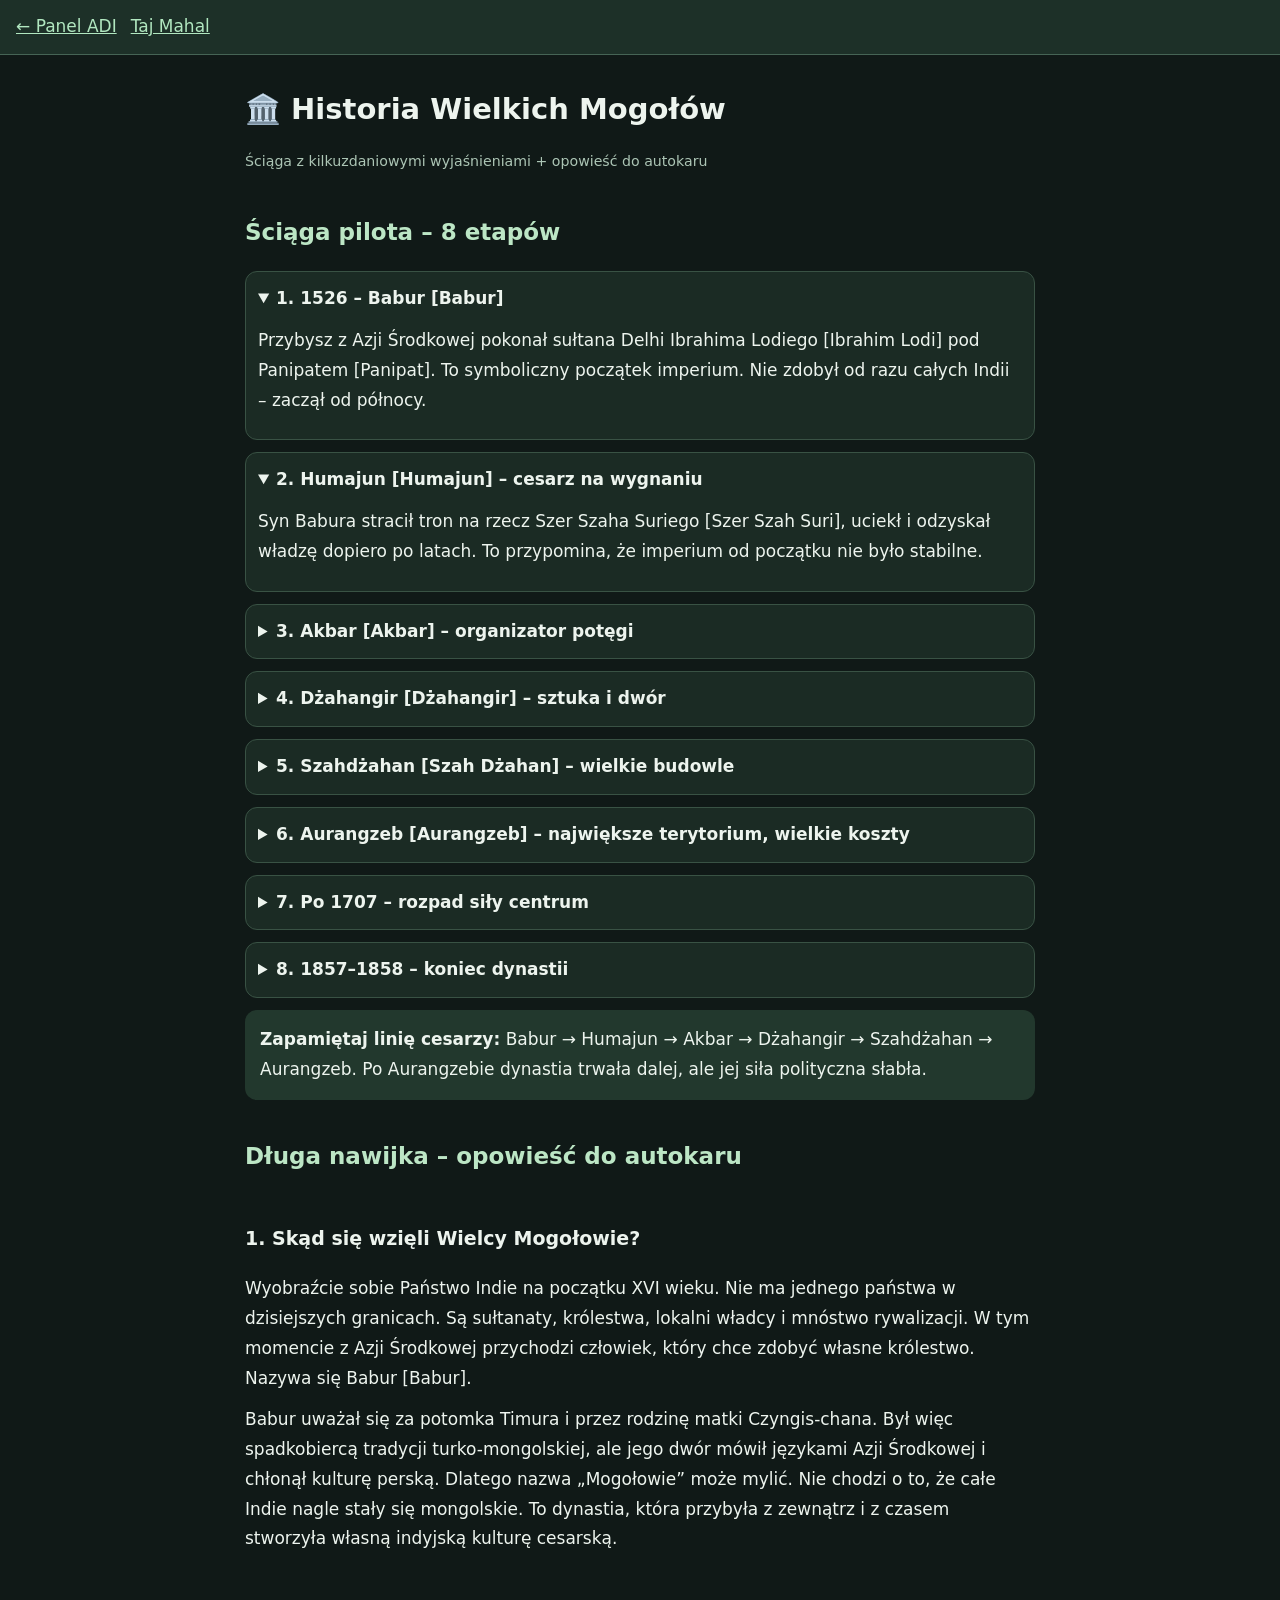
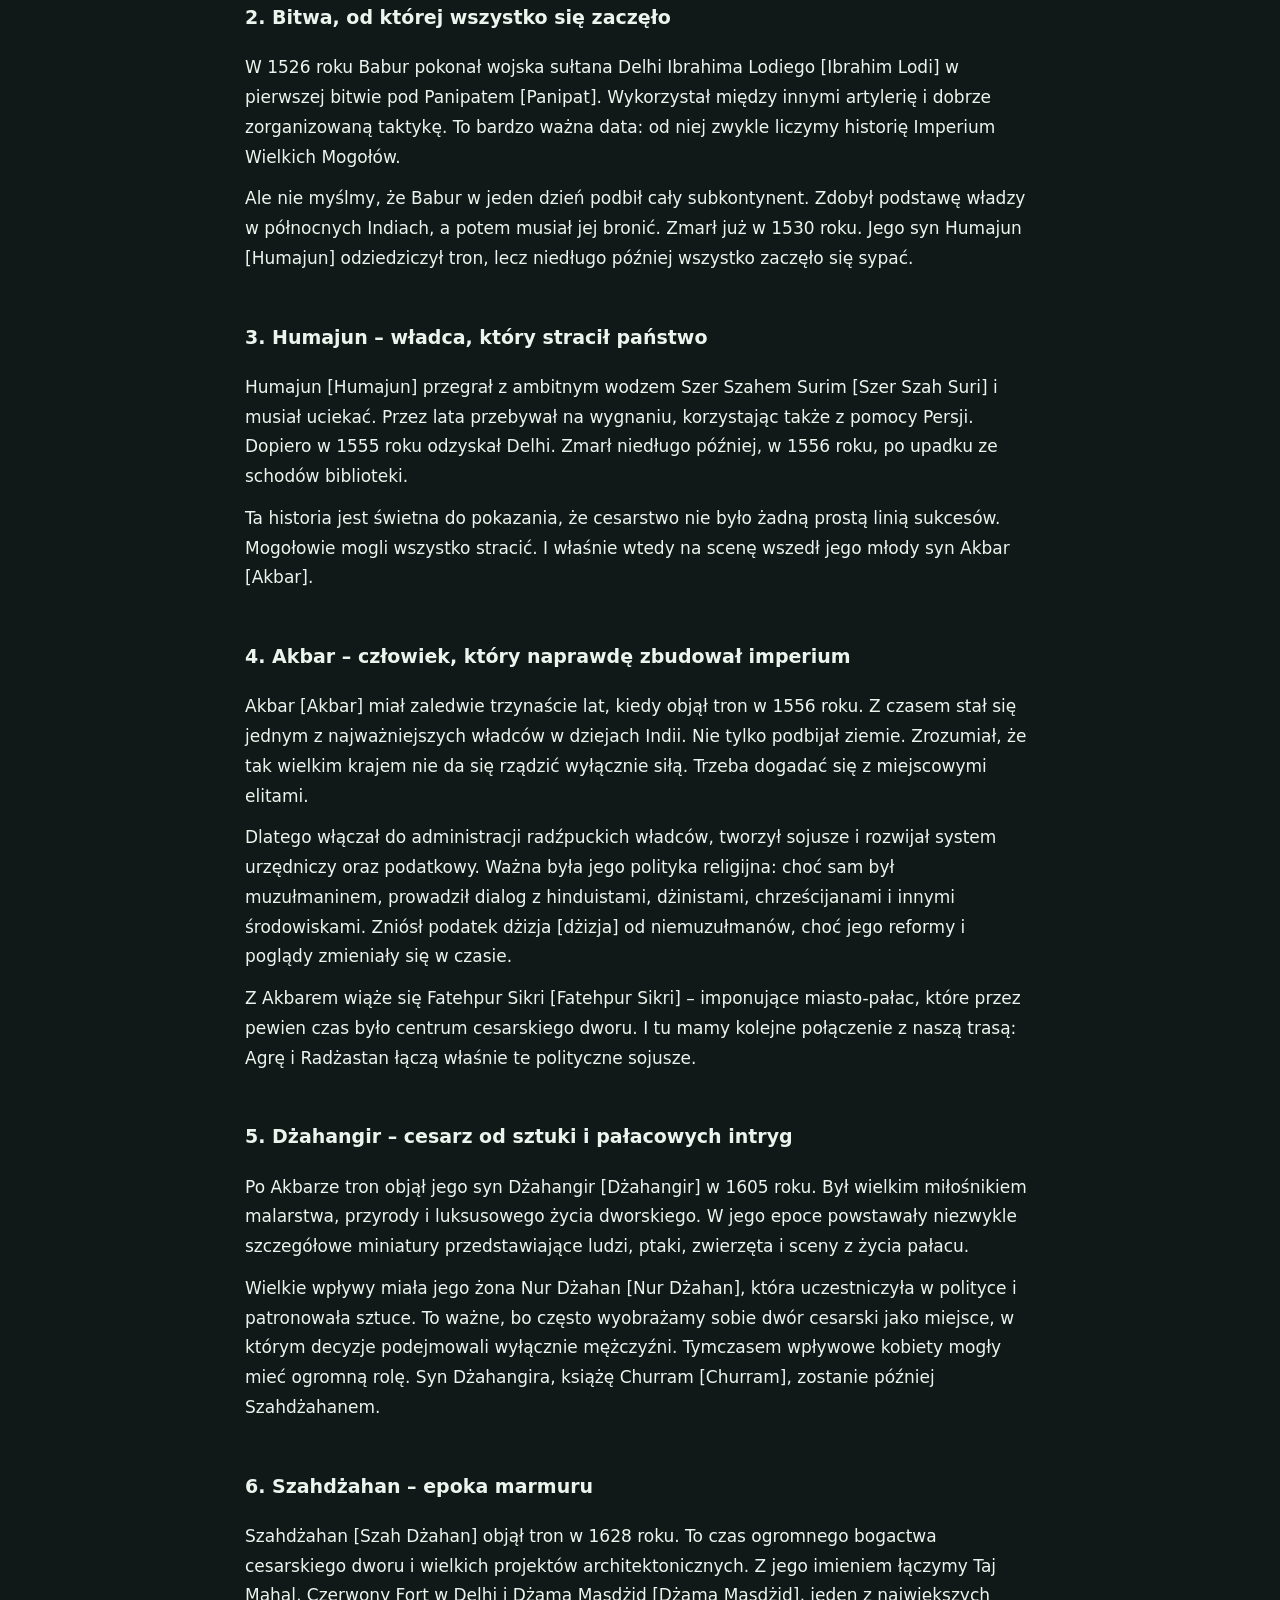
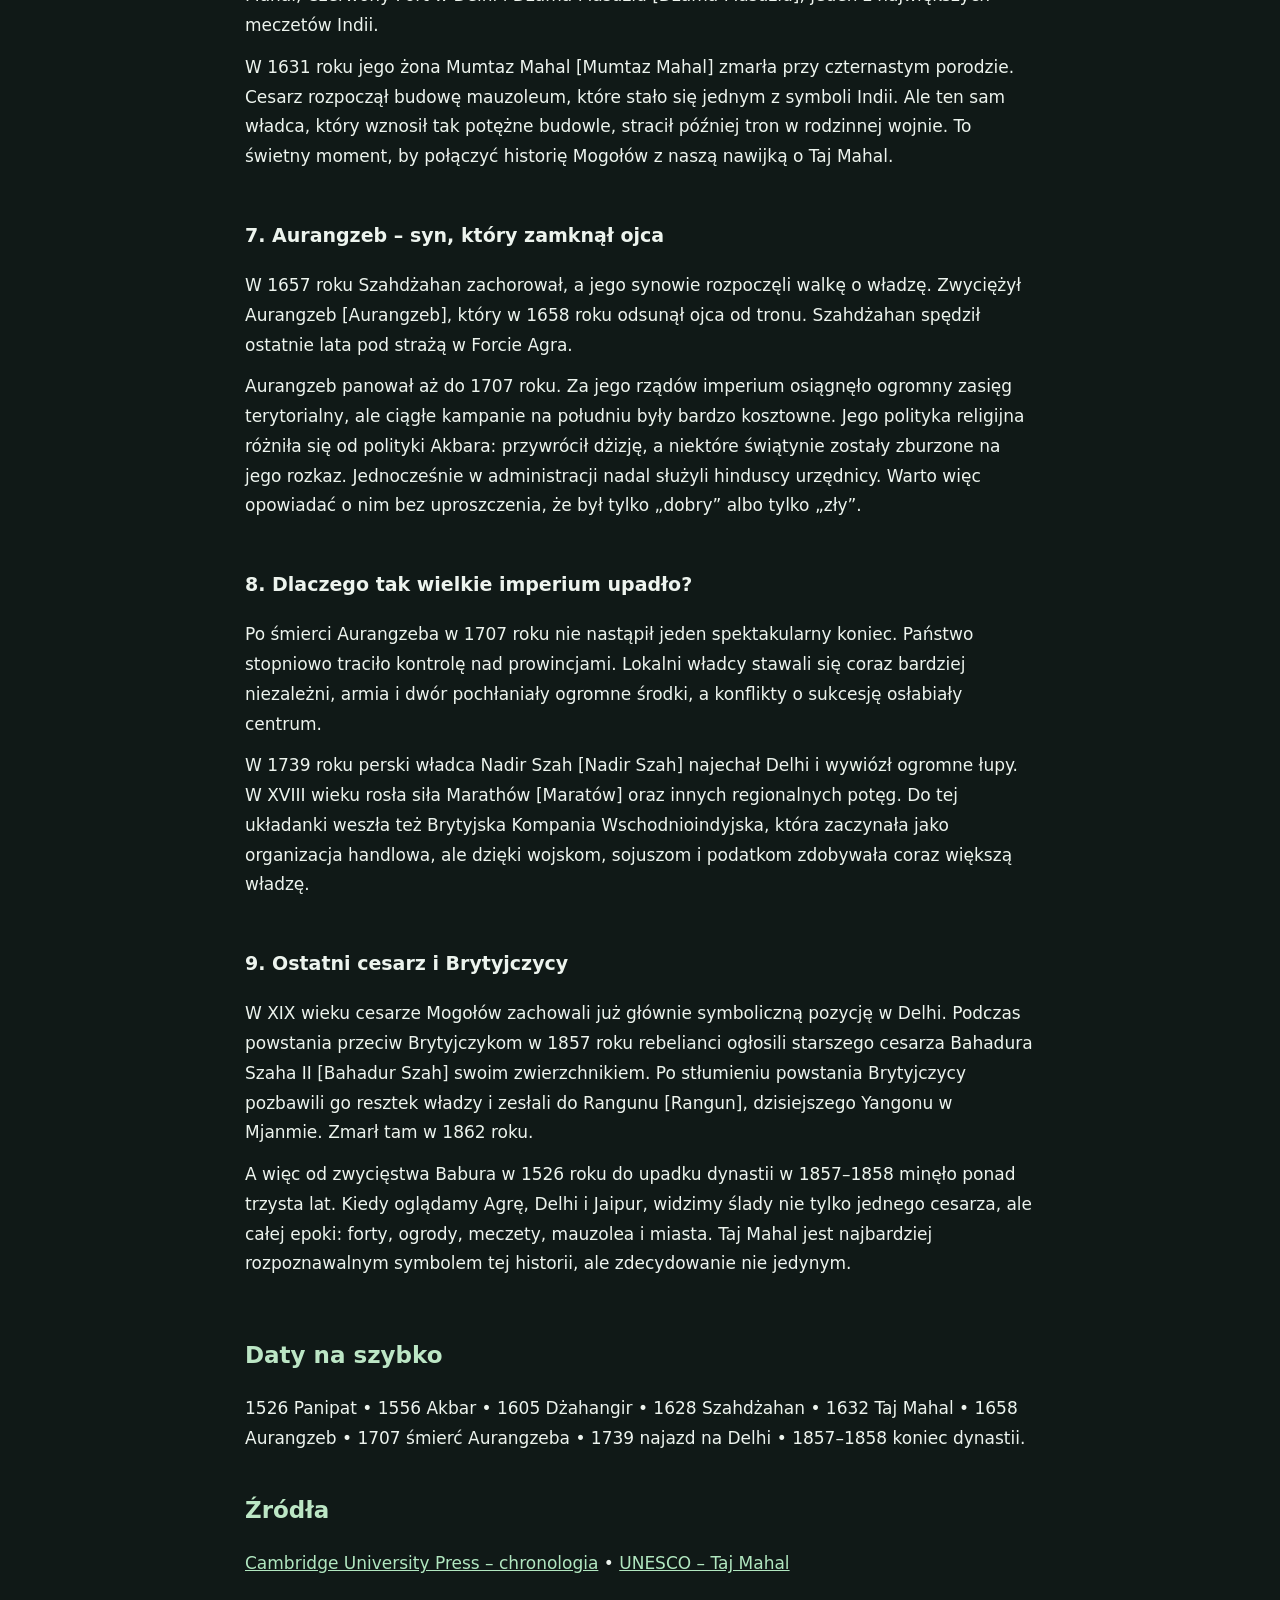
<file: adi/mogolowie.html>
<!doctype html><html lang="pl"><head><title>ADI • Wielcy Mogołowie</title><meta name="viewport" content="width=device-width,initial-scale=1"><meta charset="utf-8"><style>body{font:17px/1.75 system-ui,-apple-system,sans-serif;background:#101917;color:#edf4ee;margin:0}header{position:sticky;top:0;background:#1d3028;padding:12px 16px;border-bottom:1px solid #466455}main{max-width:790px;margin:auto;padding:18px}a{color:#b1e7c0}h1{font-size:29px;line-height:1.2}h2{margin-top:36px;font-size:23px;color:#bce6c5}h3{font-size:19px}section{padding:8px 0}aside{background:#22382d;padding:15px;border-radius:12px}li{margin-bottom:12px}p{margin:12px 0}small{color:#acc5b5}blockquote{border-left:4px solid #9bd2a7;padding-left:14px;margin:18px 0;background:#1b2a23}nav a{margin-right:14px}details{background:#1b2b24;border:1px solid #395244;border-radius:12px;margin:12px 0;padding:12px}summary{font-weight:700;cursor:pointer}button{background:#a8d7b5;color:#102016;padding:10px;border:0;border-radius:9px}</style></head><body><header><nav><a href="./">← Panel ADI</a><a href="taj-mahal.html">Taj Mahal</a></nav></header><main><h1>🏛️ Historia Wielkich Mogołów</h1><p><small>Ściąga z kilkuzdaniowymi wyjaśnieniami + opowieść do autokaru</small></p><h2>Ściąga pilota – 8 etapów</h2><details open><summary>1. 1526 – Babur [Babur]</summary><p>Przybysz z Azji Środkowej pokonał sułtana Delhi Ibrahima Lodiego [Ibrahim Lodi] pod Panipatem [Panipat]. To symboliczny początek imperium. Nie zdobył od razu całych Indii – zaczął od północy.</p></details><details open><summary>2. Humajun [Humajun] – cesarz na wygnaniu</summary><p>Syn Babura stracił tron na rzecz Szer Szaha Suriego [Szer Szah Suri], uciekł i odzyskał władzę dopiero po latach. To przypomina, że imperium od początku nie było stabilne.</p></details><details ><summary>3. Akbar [Akbar] – organizator potęgi</summary><p>Rządził w latach 1556–1605. Rozszerzył granice, zreformował administrację i podatki, włączał radźpuckie elity do rządzenia. Był muzułmaninem, ale prowadził politykę dialogu z różnymi religiami.</p></details><details ><summary>4. Dżahangir [Dżahangir] – sztuka i dwór</summary><p>Panował w latach 1605–1627. Rozkwitało malarstwo miniaturowe i kultura dworska. Ogromne wpływy miała jego żona Nur Dżahan [Nur Dżahan].</p></details><details ><summary>5. Szahdżahan [Szah Dżahan] – wielkie budowle</summary><p>Panował w latach 1628–1658. To jego epoka: Taj Mahal, Czerwony Fort w Delhi i wielki meczet Dżama Masdżid [Dżama Masdżid]. Luksus dworu opierał się na potężnych dochodach państwa.</p></details><details ><summary>6. Aurangzeb [Aurangzeb] – największe terytorium, wielkie koszty</summary><p>Po wojnie z braćmi przejął władzę w 1658. Rozszerzył imperium na południe, lecz długie wojny nadwyrężyły finanse. Jego polityka religijna była mniej tolerancyjna niż Akbara, ale nie sprowadza się do jednego prostego hasła.</p></details><details ><summary>7. Po 1707 – rozpad siły centrum</summary><p>Po śmierci Aurangzeba rosła samodzielność prowincji, rywalizacje elit i presja zewnętrzna. W 1739 roku Nadir Szah [Nadir Szah] splądrował Delhi. Później Brytyjska Kompania Wschodnioindyjska przejmowała wpływy i terytoria.</p></details><details ><summary>8. 1857–1858 – koniec dynastii</summary><p>Po powstaniu 1857 roku Brytyjczycy usunęli ostatniego cesarza Bahadura Szaha II [Bahadur Szah], zesłali go do Rangunu [Rangun]. Dynastia utraciła resztki formalnej władzy.</p></details><aside><b>Zapamiętaj linię cesarzy:</b> Babur → Humajun → Akbar → Dżahangir → Szahdżahan → Aurangzeb. Po Aurangzebie dynastia trwała dalej, ale jej siła polityczna słabła.</aside><h2>Długa nawijka – opowieść do autokaru</h2><section><h3>1. Skąd się wzięli Wielcy Mogołowie?</h3><p>Wyobraźcie sobie Państwo Indie na początku XVI wieku. Nie ma jednego państwa w dzisiejszych granicach. Są sułtanaty, królestwa, lokalni władcy i mnóstwo rywalizacji. W tym momencie z Azji Środkowej przychodzi człowiek, który chce zdobyć własne królestwo. Nazywa się Babur [Babur].</p><p>Babur uważał się za potomka Timura i przez rodzinę matki Czyngis-chana. Był więc spadkobiercą tradycji turko-mongolskiej, ale jego dwór mówił językami Azji Środkowej i chłonął kulturę perską. Dlatego nazwa „Mogołowie” może mylić. Nie chodzi o to, że całe Indie nagle stały się mongolskie. To dynastia, która przybyła z zewnątrz i z czasem stworzyła własną indyjską kulturę cesarską.</p></section><section><h3>2. Bitwa, od której wszystko się zaczęło</h3><p>W 1526 roku Babur pokonał wojska sułtana Delhi Ibrahima Lodiego [Ibrahim Lodi] w pierwszej bitwie pod Panipatem [Panipat]. Wykorzystał między innymi artylerię i dobrze zorganizowaną taktykę. To bardzo ważna data: od niej zwykle liczymy historię Imperium Wielkich Mogołów.</p><p>Ale nie myślmy, że Babur w jeden dzień podbił cały subkontynent. Zdobył podstawę władzy w północnych Indiach, a potem musiał jej bronić. Zmarł już w 1530 roku. Jego syn Humajun [Humajun] odziedziczył tron, lecz niedługo później wszystko zaczęło się sypać.</p></section><section><h3>3. Humajun – władca, który stracił państwo</h3><p>Humajun [Humajun] przegrał z ambitnym wodzem Szer Szahem Surim [Szer Szah Suri] i musiał uciekać. Przez lata przebywał na wygnaniu, korzystając także z pomocy Persji. Dopiero w 1555 roku odzyskał Delhi. Zmarł niedługo później, w 1556 roku, po upadku ze schodów biblioteki.</p><p>Ta historia jest świetna do pokazania, że cesarstwo nie było żadną prostą linią sukcesów. Mogołowie mogli wszystko stracić. I właśnie wtedy na scenę wszedł jego młody syn Akbar [Akbar].</p></section><section><h3>4. Akbar – człowiek, który naprawdę zbudował imperium</h3><p>Akbar [Akbar] miał zaledwie trzynaście lat, kiedy objął tron w 1556 roku. Z czasem stał się jednym z najważniejszych władców w dziejach Indii. Nie tylko podbijał ziemie. Zrozumiał, że tak wielkim krajem nie da się rządzić wyłącznie siłą. Trzeba dogadać się z miejscowymi elitami.</p><p>Dlatego włączał do administracji radźpuckich władców, tworzył sojusze i rozwijał system urzędniczy oraz podatkowy. Ważna była jego polityka religijna: choć sam był muzułmaninem, prowadził dialog z hinduistami, dżinistami, chrześcijanami i innymi środowiskami. Zniósł podatek dżizja [dżizja] od niemuzułmanów, choć jego reformy i poglądy zmieniały się w czasie.</p><p>Z Akbarem wiąże się Fatehpur Sikri [Fatehpur Sikri] – imponujące miasto-pałac, które przez pewien czas było centrum cesarskiego dworu. I tu mamy kolejne połączenie z naszą trasą: Agrę i Radżastan łączą właśnie te polityczne sojusze.</p></section><section><h3>5. Dżahangir – cesarz od sztuki i pałacowych intryg</h3><p>Po Akbarze tron objął jego syn Dżahangir [Dżahangir] w 1605 roku. Był wielkim miłośnikiem malarstwa, przyrody i luksusowego życia dworskiego. W jego epoce powstawały niezwykle szczegółowe miniatury przedstawiające ludzi, ptaki, zwierzęta i sceny z życia pałacu.</p><p>Wielkie wpływy miała jego żona Nur Dżahan [Nur Dżahan], która uczestniczyła w polityce i patronowała sztuce. To ważne, bo często wyobrażamy sobie dwór cesarski jako miejsce, w którym decyzje podejmowali wyłącznie mężczyźni. Tymczasem wpływowe kobiety mogły mieć ogromną rolę. Syn Dżahangira, książę Churram [Churram], zostanie później Szahdżahanem.</p></section><section><h3>6. Szahdżahan – epoka marmuru</h3><p>Szahdżahan [Szah Dżahan] objął tron w 1628 roku. To czas ogromnego bogactwa cesarskiego dworu i wielkich projektów architektonicznych. Z jego imieniem łączymy Taj Mahal, Czerwony Fort w Delhi i Dżama Masdżid [Dżama Masdżid], jeden z największych meczetów Indii.</p><p>W 1631 roku jego żona Mumtaz Mahal [Mumtaz Mahal] zmarła przy czternastym porodzie. Cesarz rozpoczął budowę mauzoleum, które stało się jednym z symboli Indii. Ale ten sam władca, który wznosił tak potężne budowle, stracił później tron w rodzinnej wojnie. To świetny moment, by połączyć historię Mogołów z naszą nawijką o Taj Mahal.</p></section><section><h3>7. Aurangzeb – syn, który zamknął ojca</h3><p>W 1657 roku Szahdżahan zachorował, a jego synowie rozpoczęli walkę o władzę. Zwyciężył Aurangzeb [Aurangzeb], który w 1658 roku odsunął ojca od tronu. Szahdżahan spędził ostatnie lata pod strażą w Forcie Agra.</p><p>Aurangzeb panował aż do 1707 roku. Za jego rządów imperium osiągnęło ogromny zasięg terytorialny, ale ciągłe kampanie na południu były bardzo kosztowne. Jego polityka religijna różniła się od polityki Akbara: przywrócił dżizję, a niektóre świątynie zostały zburzone na jego rozkaz. Jednocześnie w administracji nadal służyli hinduscy urzędnicy. Warto więc opowiadać o nim bez uproszczenia, że był tylko „dobry” albo tylko „zły”.</p></section><section><h3>8. Dlaczego tak wielkie imperium upadło?</h3><p>Po śmierci Aurangzeba w 1707 roku nie nastąpił jeden spektakularny koniec. Państwo stopniowo traciło kontrolę nad prowincjami. Lokalni władcy stawali się coraz bardziej niezależni, armia i dwór pochłaniały ogromne środki, a konflikty o sukcesję osłabiały centrum.</p><p>W 1739 roku perski władca Nadir Szah [Nadir Szah] najechał Delhi i wywiózł ogromne łupy. W XVIII wieku rosła siła Marathów [Maratów] oraz innych regionalnych potęg. Do tej układanki weszła też Brytyjska Kompania Wschodnioindyjska, która zaczynała jako organizacja handlowa, ale dzięki wojskom, sojuszom i podatkom zdobywała coraz większą władzę.</p></section><section><h3>9. Ostatni cesarz i Brytyjczycy</h3><p>W XIX wieku cesarze Mogołów zachowali już głównie symboliczną pozycję w Delhi. Podczas powstania przeciw Brytyjczykom w 1857 roku rebelianci ogłosili starszego cesarza Bahadura Szaha II [Bahadur Szah] swoim zwierzchnikiem. Po stłumieniu powstania Brytyjczycy pozbawili go resztek władzy i zesłali do Rangunu [Rangun], dzisiejszego Yangonu w Mjanmie. Zmarł tam w 1862 roku.</p><p>A więc od zwycięstwa Babura w 1526 roku do upadku dynastii w 1857–1858 minęło ponad trzysta lat. Kiedy oglądamy Agrę, Delhi i Jaipur, widzimy ślady nie tylko jednego cesarza, ale całej epoki: forty, ogrody, meczety, mauzolea i miasta. Taj Mahal jest najbardziej rozpoznawalnym symbolem tej historii, ale zdecydowanie nie jedynym.</p></section><h2>Daty na szybko</h2><p>1526 Panipat • 1556 Akbar • 1605 Dżahangir • 1628 Szahdżahan • 1632 Taj Mahal • 1658 Aurangzeb • 1707 śmierć Aurangzeba • 1739 najazd na Delhi • 1857–1858 koniec dynastii.</p><h2>Źródła</h2><p><a href="https://assets.cambridge.org/97805218/55327/frontmatter/9780521855327_frontmatter.pdf">Cambridge University Press – chronologia</a> • <a href="https://whc.unesco.org/en/list/252">UNESCO – Taj Mahal</a></p></main></body></html>
</file>
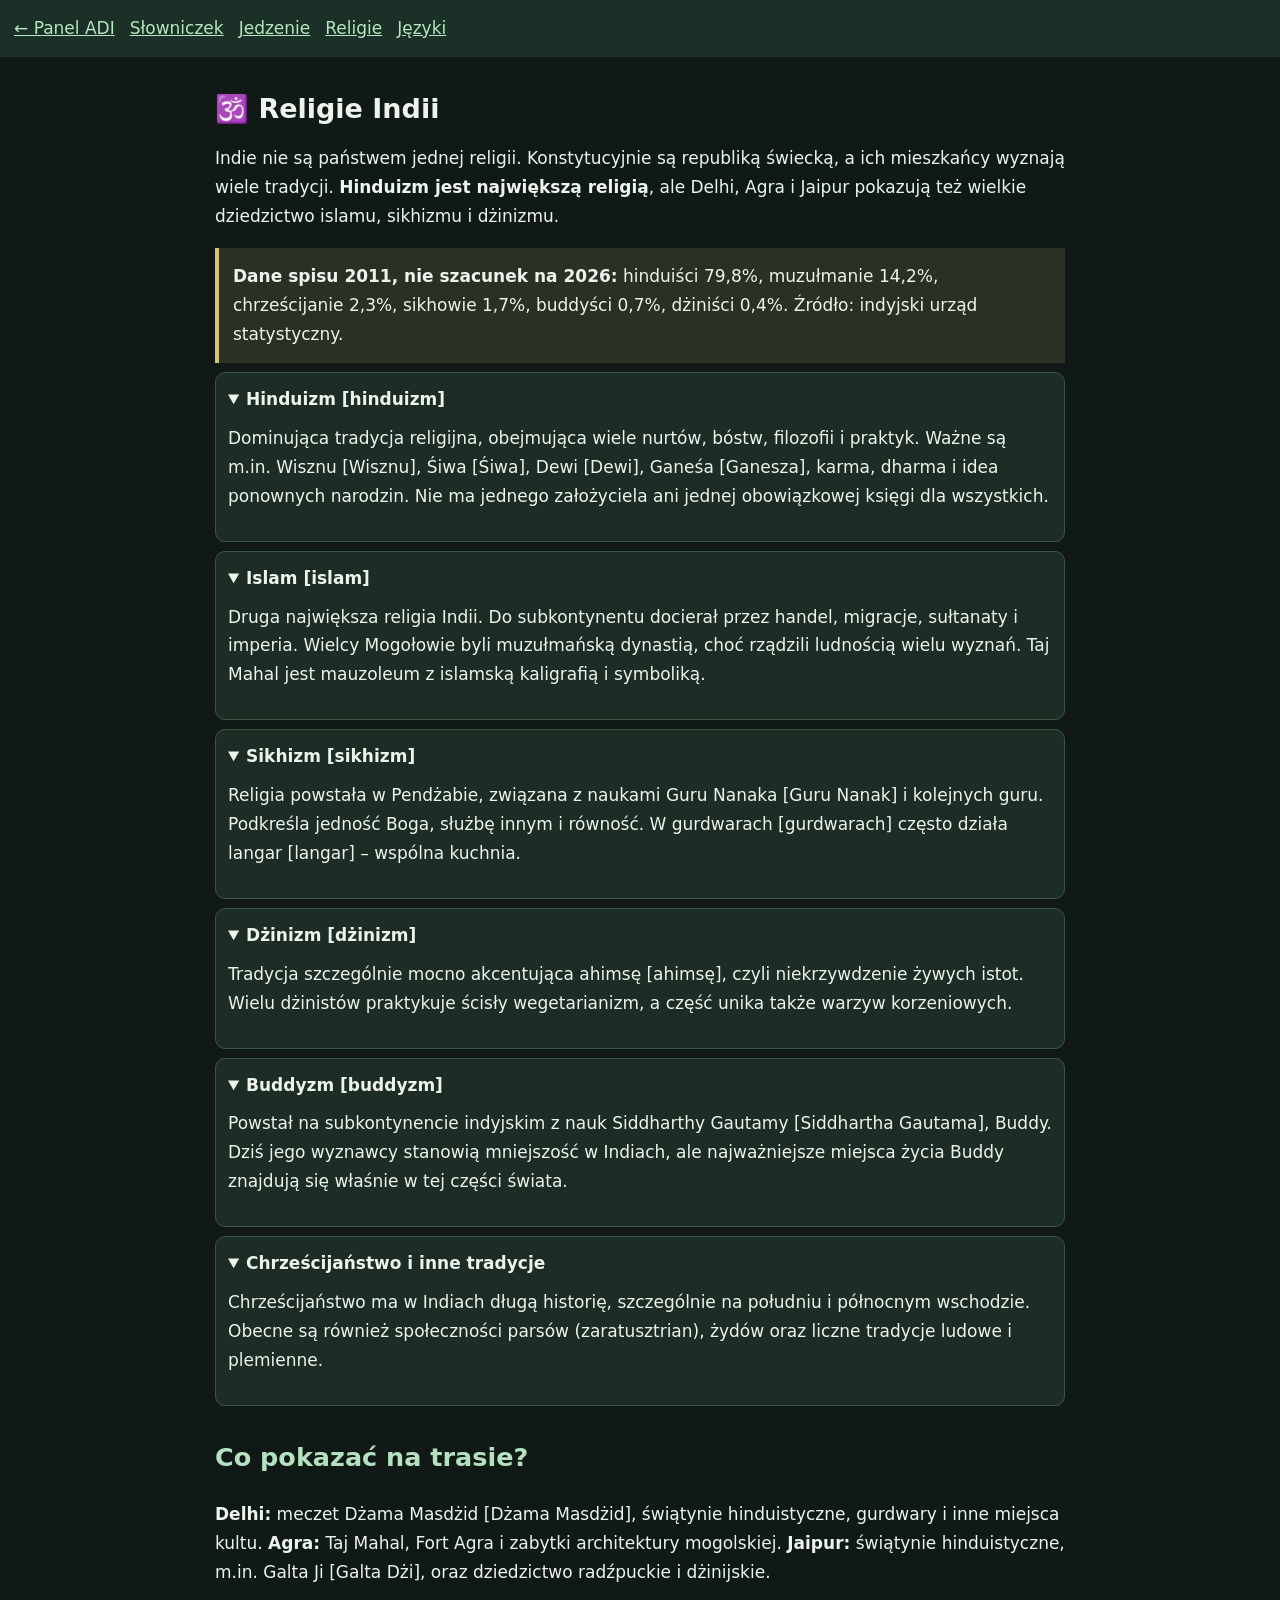
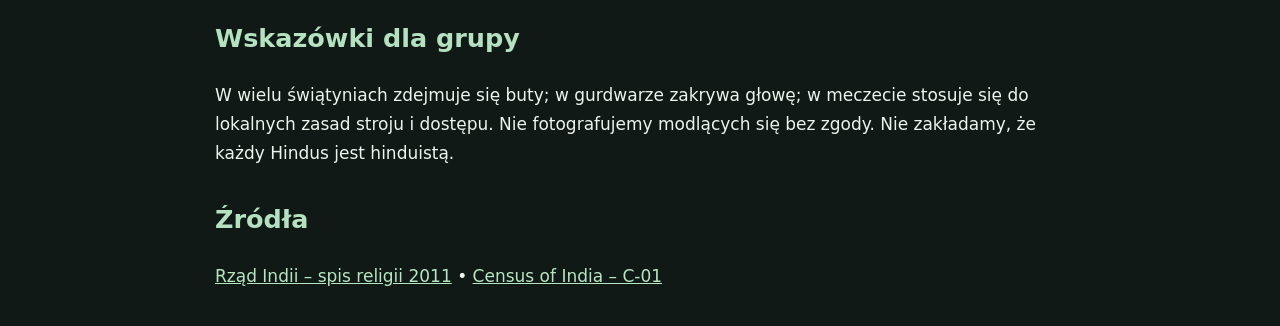
<file: adi/religie.html>
<!doctype html><html lang="pl"><head><title>ADI • 🕉️ Religie Indii</title><meta charset="utf-8"><meta name="viewport" content="width=device-width,initial-scale=1"><style>body{background:#101916;color:#edf3ed;font:17px/1.7 system-ui,-apple-system,sans-serif;margin:0}header{background:#1b3026;padding:14px;position:sticky;top:0}main{max-width:850px;margin:auto;padding:17px}h1{font-size:27px;line-height:1.25}h2{margin-top:30px;color:#b4e2c0}a{color:#b6e6c1}p{margin:10px 0 18px}.card{border:1px solid #395243;border-radius:12px;background:#1c2b24;padding:15px;margin:13px 0}img{width:100%;aspect-ratio:4/3;object-fit:cover;border-radius:10px;background:#28372f}small{color:#a8c5b0}nav a{margin-right:15px}.grid{display:grid;grid-template-columns:repeat(auto-fit,minmax(230px,1fr));gap:12px}details{background:#1d2c25;border:1px solid #3b5545;border-radius:10px;padding:12px;margin:9px 0}summary{font-weight:700;cursor:pointer}input{width:100%;box-sizing:border-box;background:#21372b;border:1px solid #62816c;border-radius:10px;padding:12px;color:#fff;font:inherit}aside{padding:14px;border-left:4px solid #d7c27a;background:#2a3124}blockquote{border-left:3px solid #9cd5aa;margin:16px 0;padding:10px 15px;background:#22372b}</style></head><body><header><nav><a href="./">← Panel ADI</a><a href="slowniczek.html">Słowniczek</a><a href="jedzenie.html">Jedzenie</a><a href="religie.html">Religie</a><a href="jezyki.html">Języki</a></nav></header><main><h1>🕉️ Religie Indii</h1><p>Indie nie są państwem jednej religii. Konstytucyjnie są republiką świecką, a ich mieszkańcy wyznają wiele tradycji. <b>Hinduizm jest największą religią</b>, ale Delhi, Agra i Jaipur pokazują też wielkie dziedzictwo islamu, sikhizmu i dżinizmu.</p><aside><b>Dane spisu 2011, nie szacunek na 2026:</b> hinduiści 79,8%, muzułmanie 14,2%, chrześcijanie 2,3%, sikhowie 1,7%, buddyści 0,7%, dżiniści 0,4%. Źródło: indyjski urząd statystyczny.</aside><details open><summary>Hinduizm [hinduizm]</summary><p>Dominująca tradycja religijna, obejmująca wiele nurtów, bóstw, filozofii i praktyk. Ważne są m.in. Wisznu [Wisznu], Śiwa [Śiwa], Dewi [Dewi], Ganeśa [Ganesza], karma, dharma i idea ponownych narodzin. Nie ma jednego założyciela ani jednej obowiązkowej księgi dla wszystkich.</p></details><details open><summary>Islam [islam]</summary><p>Druga największa religia Indii. Do subkontynentu docierał przez handel, migracje, sułtanaty i imperia. Wielcy Mogołowie byli muzułmańską dynastią, choć rządzili ludnością wielu wyznań. Taj Mahal jest mauzoleum z islamską kaligrafią i symboliką.</p></details><details open><summary>Sikhizm [sikhizm]</summary><p>Religia powstała w Pendżabie, związana z naukami Guru Nanaka [Guru Nanak] i kolejnych guru. Podkreśla jedność Boga, służbę innym i równość. W gurdwarach [gurdwarach] często działa langar [langar] – wspólna kuchnia.</p></details><details open><summary>Dżinizm [dżinizm]</summary><p>Tradycja szczególnie mocno akcentująca ahimsę [ahimsę], czyli niekrzywdzenie żywych istot. Wielu dżinistów praktykuje ścisły wegetarianizm, a część unika także warzyw korzeniowych.</p></details><details open><summary>Buddyzm [buddyzm]</summary><p>Powstał na subkontynencie indyjskim z nauk Siddharthy Gautamy [Siddhartha Gautama], Buddy. Dziś jego wyznawcy stanowią mniejszość w Indiach, ale najważniejsze miejsca życia Buddy znajdują się właśnie w tej części świata.</p></details><details open><summary>Chrześcijaństwo i inne tradycje</summary><p>Chrześcijaństwo ma w Indiach długą historię, szczególnie na południu i północnym wschodzie. Obecne są również społeczności parsów (zaratusztrian), żydów oraz liczne tradycje ludowe i plemienne.</p></details><h2>Co pokazać na trasie?</h2><p><b>Delhi:</b> meczet Dżama Masdżid [Dżama Masdżid], świątynie hinduistyczne, gurdwary i inne miejsca kultu. <b>Agra:</b> Taj Mahal, Fort Agra i zabytki architektury mogolskiej. <b>Jaipur:</b> świątynie hinduistyczne, m.in. Galta Ji [Galta Dżi], oraz dziedzictwo radźpuckie i dżinijskie.</p><h2>Wskazówki dla grupy</h2><p>W wielu świątyniach zdejmuje się buty; w gurdwarze zakrywa głowę; w meczecie stosuje się do lokalnych zasad stroju i dostępu. Nie fotografujemy modlących się bez zgody. Nie zakładamy, że każdy Hindus jest hinduistą.</p><h2>Źródła</h2><p><a href="https://www.pib.gov.in/Newsite/Printrelease.Aspx?Relid=126326">Rząd Indii – spis religii 2011</a> • <a href="https://censusindia.gov.in/nada/index.php/catalog/11361">Census of India – C-01</a></p></main></body></html>
</file>
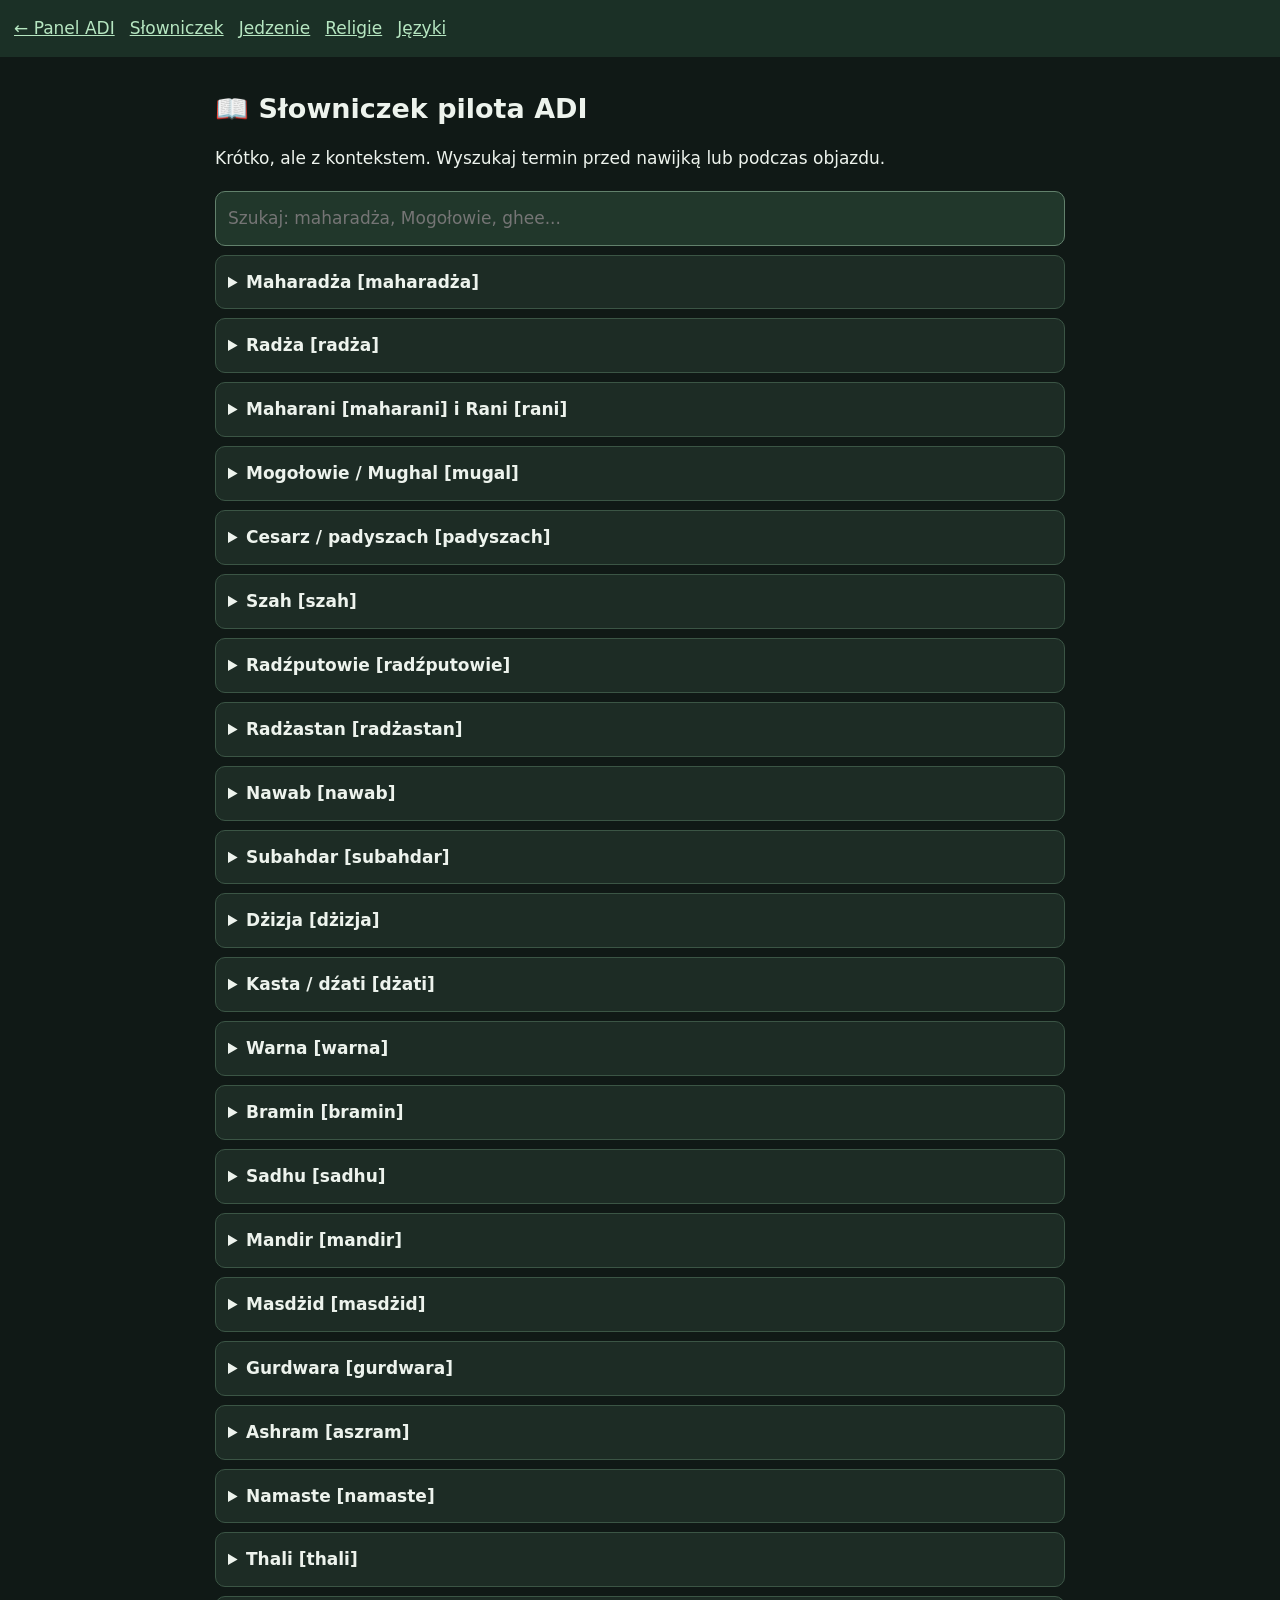
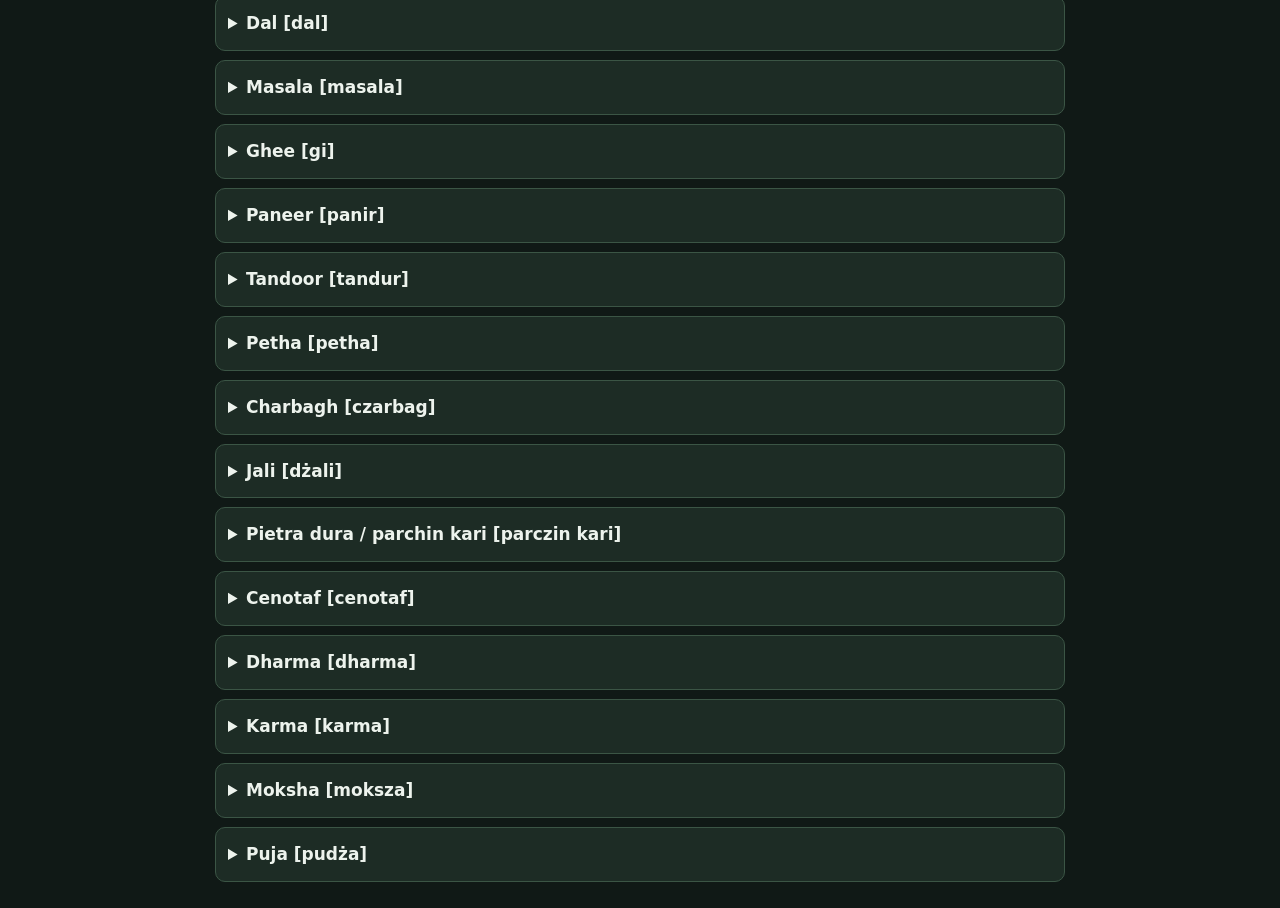
<file: adi/slowniczek.html>
<!doctype html><html lang="pl"><head><title>ADI • 📖 Słowniczek pilota ADI</title><meta charset="utf-8"><meta name="viewport" content="width=device-width,initial-scale=1"><style>body{background:#101916;color:#edf3ed;font:17px/1.7 system-ui,-apple-system,sans-serif;margin:0}header{background:#1b3026;padding:14px;position:sticky;top:0}main{max-width:850px;margin:auto;padding:17px}h1{font-size:27px;line-height:1.25}h2{margin-top:30px;color:#b4e2c0}a{color:#b6e6c1}p{margin:10px 0 18px}.card{border:1px solid #395243;border-radius:12px;background:#1c2b24;padding:15px;margin:13px 0}img{width:100%;aspect-ratio:4/3;object-fit:cover;border-radius:10px;background:#28372f}small{color:#a8c5b0}nav a{margin-right:15px}.grid{display:grid;grid-template-columns:repeat(auto-fit,minmax(230px,1fr));gap:12px}details{background:#1d2c25;border:1px solid #3b5545;border-radius:10px;padding:12px;margin:9px 0}summary{font-weight:700;cursor:pointer}input{width:100%;box-sizing:border-box;background:#21372b;border:1px solid #62816c;border-radius:10px;padding:12px;color:#fff;font:inherit}aside{padding:14px;border-left:4px solid #d7c27a;background:#2a3124}blockquote{border-left:3px solid #9cd5aa;margin:16px 0;padding:10px 15px;background:#22372b}</style></head><body><header><nav><a href="./">← Panel ADI</a><a href="slowniczek.html">Słowniczek</a><a href="jedzenie.html">Jedzenie</a><a href="religie.html">Religie</a><a href="jezyki.html">Języki</a></nav></header><main><h1>📖 Słowniczek pilota ADI</h1><p>Krótko, ale z kontekstem. Wyszukaj termin przed nawijką lub podczas objazdu.</p><input id="q" placeholder="Szukaj: maharadża, Mogołowie, ghee..."><div id="terms"><details class="term"><summary>Maharadża [maharadża]</summary><p>Dosłownie „wielki król” (maha – wielki, radża – król). Tytuł używany przez władców licznych księstw indyjskich, zwłaszcza w Radżastanie. Nie oznaczał jednego władcy całych Indii. Podczas rządów brytyjskich wielu maharadżów zachowało lokalne dwory, lecz ich suwerenność była ograniczona.</p></details><details class="term"><summary>Radża [radża]</summary><p>Król lub władca; tytuł szerszy i starszy niż maharadża. W Indiach było wiele królestw i księstw, dlatego radżów mogło być jednocześnie bardzo wielu.</p></details><details class="term"><summary>Maharani [maharani] i Rani [rani]</summary><p>Maharani to żeński odpowiednik maharadży, a rani – radży; tytuły królowej lub małżonki władcy. Niektóre kobiety faktycznie samodzielnie rządziły.</p></details><details class="term"><summary>Mogołowie / Mughal [mugal]</summary><p>Polska nazwa dynastii Wielkich Mogołów wywodzi się od perskiej formy słowa „Mongoł”. Dynastia Babura miała korzenie turko-mongolskie z Azji Środkowej, a jej dwór z czasem stał się silnie persko-indyjski. To nie oznacza, że mieszkańcy imperium byli Mongołami.</p></details><details class="term"><summary>Cesarz / padyszach [padyszach]</summary><p>Padyszach to perski tytuł „wielkiego władcy”, używany przez cesarzy Mogołów. Szahdżahan nie był lokalnym radżą, lecz cesarzem rozległego państwa.</p></details><details class="term"><summary>Szah [szah]</summary><p>Perski tytuł króla. W imieniu Szahdżahan [Szah Dżahan] pojawia się jako element tytułu cesarskiego; „Dżahan” oznacza świat.</p></details><details class="term"><summary>Radźputowie [radźputowie]</summary><p>Historyczne rody wojowników i władców, szczególnie ważne w Radżastanie. Nie byli jednym państwem: ich dynastie walczyły między sobą, z Mogołami, a także zawierały sojusze i małżeństwa polityczne.</p></details><details class="term"><summary>Radżastan [radżastan]</summary><p>Stan na północnym zachodzie Indii, którego nazwa oznacza mniej więcej „krainę królów”. Słynie z fortów, pustyni Thar [Thar], pałaców i historii radźpuckich dynastii.</p></details><details class="term"><summary>Nawab [nawab]</summary><p>Tytuł wysokiego dostojnika lub lokalnego władcy, często w muzułmańskich państwach i prowincjach. Z czasem niektórzy nawabowie rządzili niemal niezależnie od cesarza.</p></details><details class="term"><summary>Subahdar [subahdar]</summary><p>Gubernator prowincji (subah [suba]) w administracji Wielkich Mogołów. Cesarstwo dzielono na prowincje zarządzane w imieniu władcy.</p></details><details class="term"><summary>Dżizja [dżizja]</summary><p>Historyczny podatek pobierany w pewnych okresach od niemuzułmańskich poddanych. Akbar go zniósł, Aurangzeb przywrócił. To ważny punkt porównania ich polityki religijnej.</p></details><details class="term"><summary>Kasta / dźati [dżati]</summary><p>Dźati to konkretna grupa społeczna związana historycznie z urodzeniem, zawodem i małżeństwami. Nie należy mylić tysięcy dźati z uproszczonym podziałem na cztery warny. Dyskryminacja kastowa jest prawnie zakazana, ale jej skutki społeczne nadal istnieją.</p></details><details class="term"><summary>Warna [warna]</summary><p>Tradycyjny schemat czterech wielkich kategorii społecznych: bramini, kszatrijowie, wajśjowie i śudrowie. W praktyce życie społeczne było i jest znacznie bardziej złożone.</p></details><details class="term"><summary>Bramin [bramin]</summary><p>Członek tradycyjnej warny kapłańsko-uczonych. Nie każdy bramin jest kapłanem, a hinduizm ma wiele różnych nurtów i praktyk.</p></details><details class="term"><summary>Sadhu [sadhu]</summary><p>Hinduski asceta lub osoba religijna wyrzekająca się części życia świeckiego. Charakterystyczne szaty i popiół na ciele bywają elementem praktyki religijnej.</p></details><details class="term"><summary>Mandir [mandir]</summary><p>Świątynia hinduistyczna. W wielu mandirach trzeba zdjąć buty, a fotografowanie może być ograniczone.</p></details><details class="term"><summary>Masdżid [masdżid]</summary><p>Meczet, czyli miejsce modlitwy muzułmanów. Dżama Masdżid [Dżama Masdżid] to wielki meczet piątkowy.</p></details><details class="term"><summary>Gurdwara [gurdwara]</summary><p>Świątynia sikhijska. Często oferuje langar [langar], czyli wspólny bezpłatny posiłek dla wszystkich, bez względu na pochodzenie.</p></details><details class="term"><summary>Ashram [aszram]</summary><p>Miejsce życia duchowego, praktyki lub nauczania, często związane z hinduizmem i jogą. Nie każdy aszram jest klasztorem.</p></details><details class="term"><summary>Namaste [namaste]</summary><p>Popularne powitanie złożonymi dłońmi; dosłownie forma okazania szacunku. Nie jest obowiązkowe w każdej sytuacji.</p></details><details class="term"><summary>Thali [thali]</summary><p>Zestaw dań podawanych na dużym talerzu lub tacy, zwykle z małymi miseczkami. Dobre rozwiązanie, gdy chcesz spróbować kilku potraw naraz.</p></details><details class="term"><summary>Dal [dal]</summary><p>Zarówno nazwa roślin strączkowych (np. soczewicy), jak i potrawy z nich przygotowanej. Jeden z fundamentów codziennej kuchni indyjskiej.</p></details><details class="term"><summary>Masala [masala]</summary><p>Mieszanka przypraw, nie jedna konkretna przyprawa. Każda rodzina i region może używać innych proporcji.</p></details><details class="term"><summary>Ghee [gi]</summary><p>Masło klarowane, często używane do gotowania i podawania dań. Jest produktem mlecznym, więc nie jest wegańskie.</p></details><details class="term"><summary>Paneer [panir]</summary><p>Świeży indyjski ser, popularny w daniach wegetariańskich. Nie topi się jak mozzarella.</p></details><details class="term"><summary>Tandoor [tandur]</summary><p>Tradycyjny piec, w którym wypieka się m.in. naan [nan] i piecze mięso.</p></details><details class="term"><summary>Petha [petha]</summary><p>Słodycz charakterystyczna dla Agry, tradycyjnie robiona z miąższu dyni woskowej w syropie cukrowym.</p></details><details class="term"><summary>Charbagh [czarbag]</summary><p>Ogród podzielony geometrycznie na cztery części; ważny motyw ogrodów mogolskich i symboliki raju. Przykład: Taj Mahal.</p></details><details class="term"><summary>Jali [dżali]</summary><p>Ażurowa kamienna lub marmurowa przegroda, często dekoracyjna, filtrująca światło i powietrze.</p></details><details class="term"><summary>Pietra dura / parchin kari [parczin kari]</summary><p>Technika dekorowania marmuru przez osadzanie idealnie dopasowanych kawałków kolorowego kamienia. Widać ją w Taj Mahal.</p></details><details class="term"><summary>Cenotaf [cenotaf]</summary><p>Symboliczny nagrobek bez ciała. W Taj Mahal właściwe pochówki znajdują się niżej, pod ozdobnymi cenotafami.</p></details><details class="term"><summary>Dharma [dharma]</summary><p>Pojęcie obowiązku, właściwego postępowania, ładu i nauki religijnej; znaczenie różni się między tradycjami indyjskimi.</p></details><details class="term"><summary>Karma [karma]</summary><p>W indyjskich religiach idea moralnych skutków działań. To coś więcej niż potoczne „karma wróci”.</p></details><details class="term"><summary>Moksha [moksza]</summary><p>W wielu nurtach hinduizmu wyzwolenie z cyklu narodzin i śmierci, nazywanego samsarą [samsara].</p></details><details class="term"><summary>Puja [pudża]</summary><p>Akt oddawania czci, np. ofiarowanie kwiatów, światła, kadzidła i modlitwy przed wizerunkiem bóstwa.</p></details></div><script>document.getElementById('q').oninput=e=>{let q=e.target.value.toLowerCase();document.querySelectorAll('.term').forEach(x=>x.style.display=x.textContent.toLowerCase().includes(q)?'':'none')}</script></main></body></html>
</file>
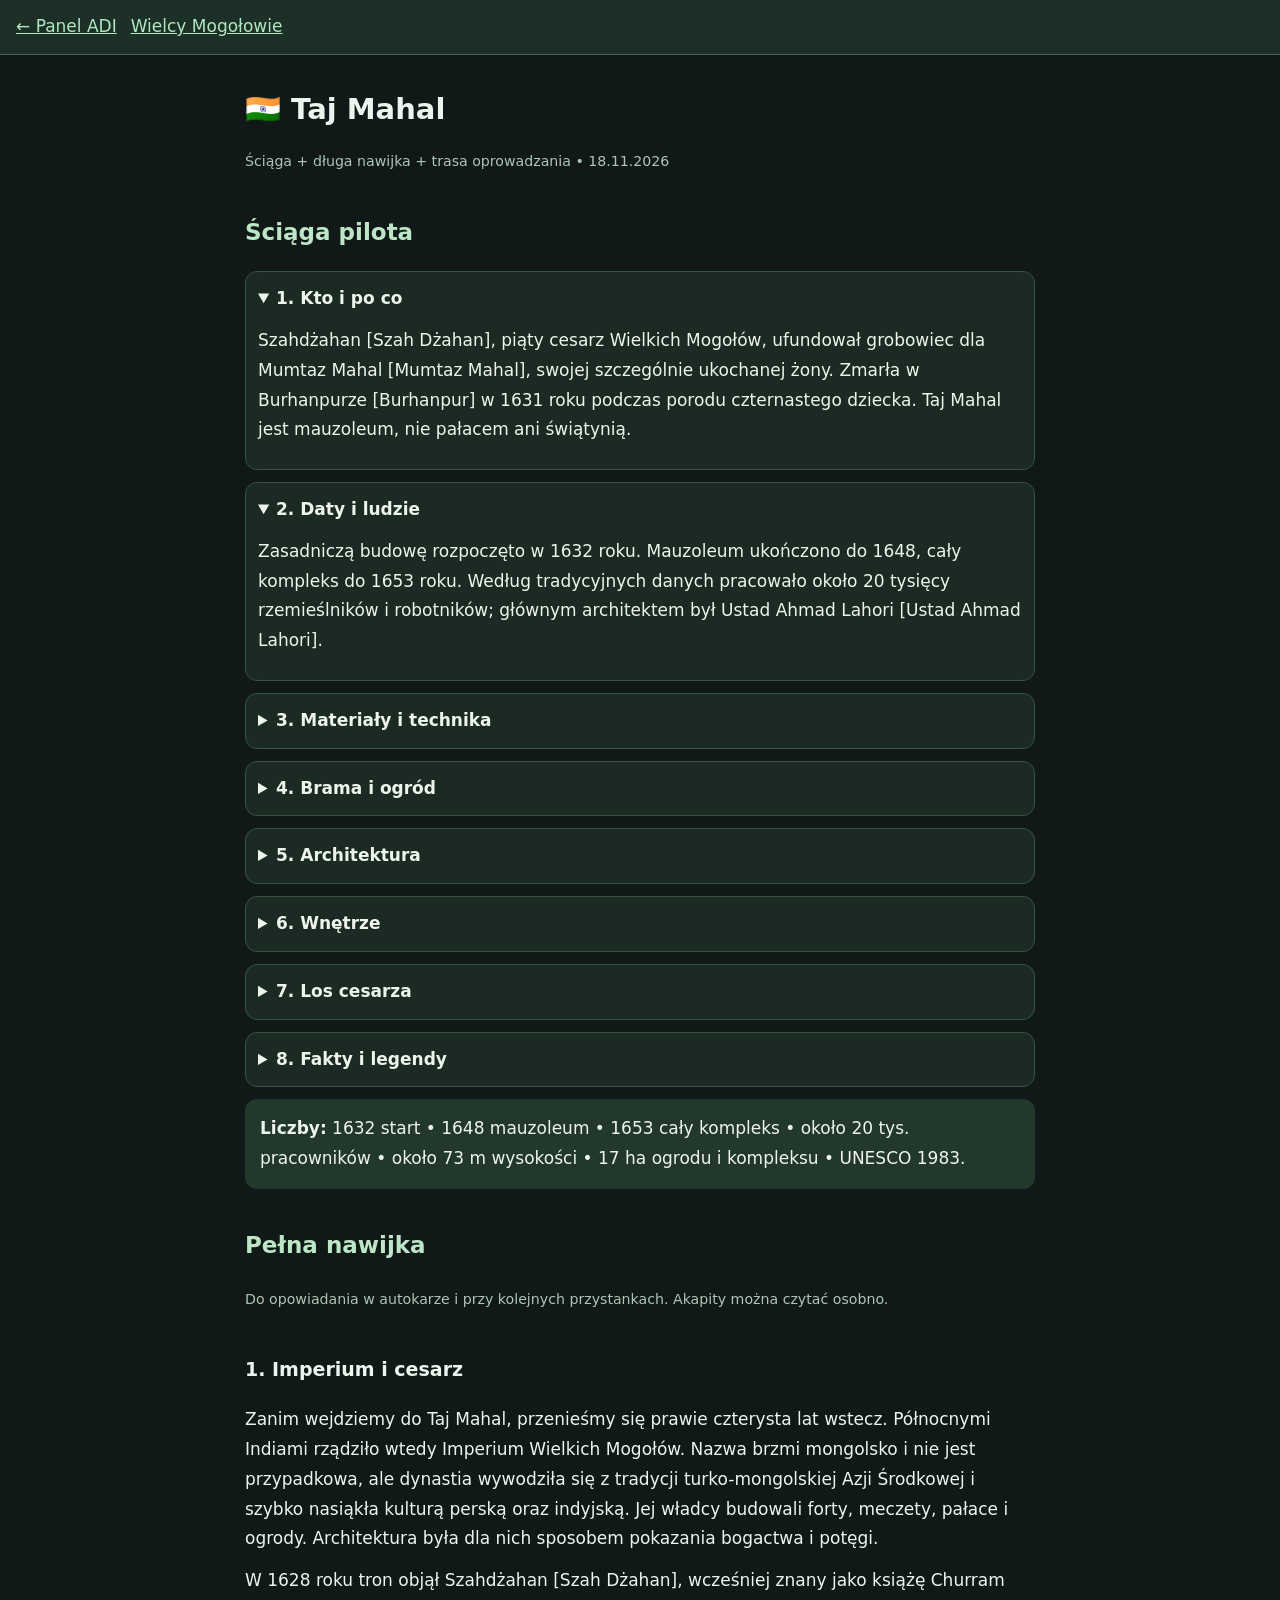
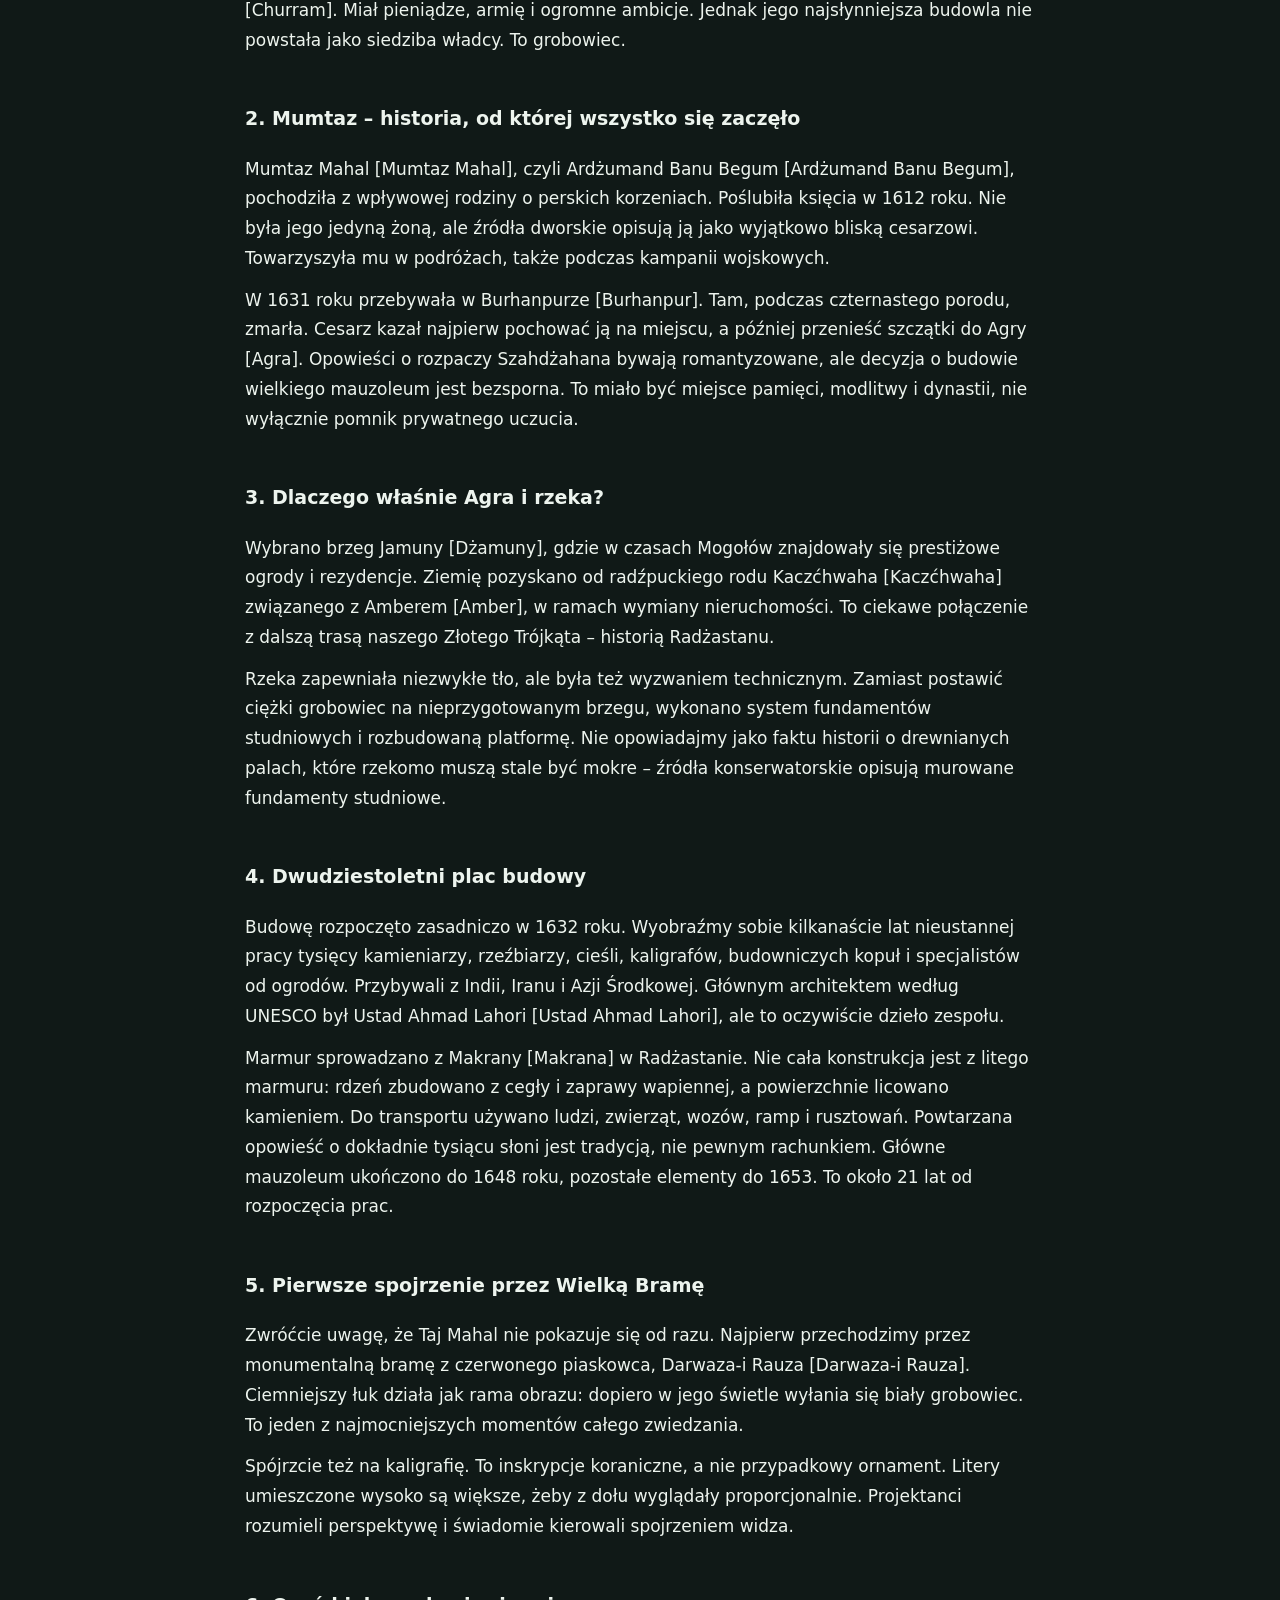
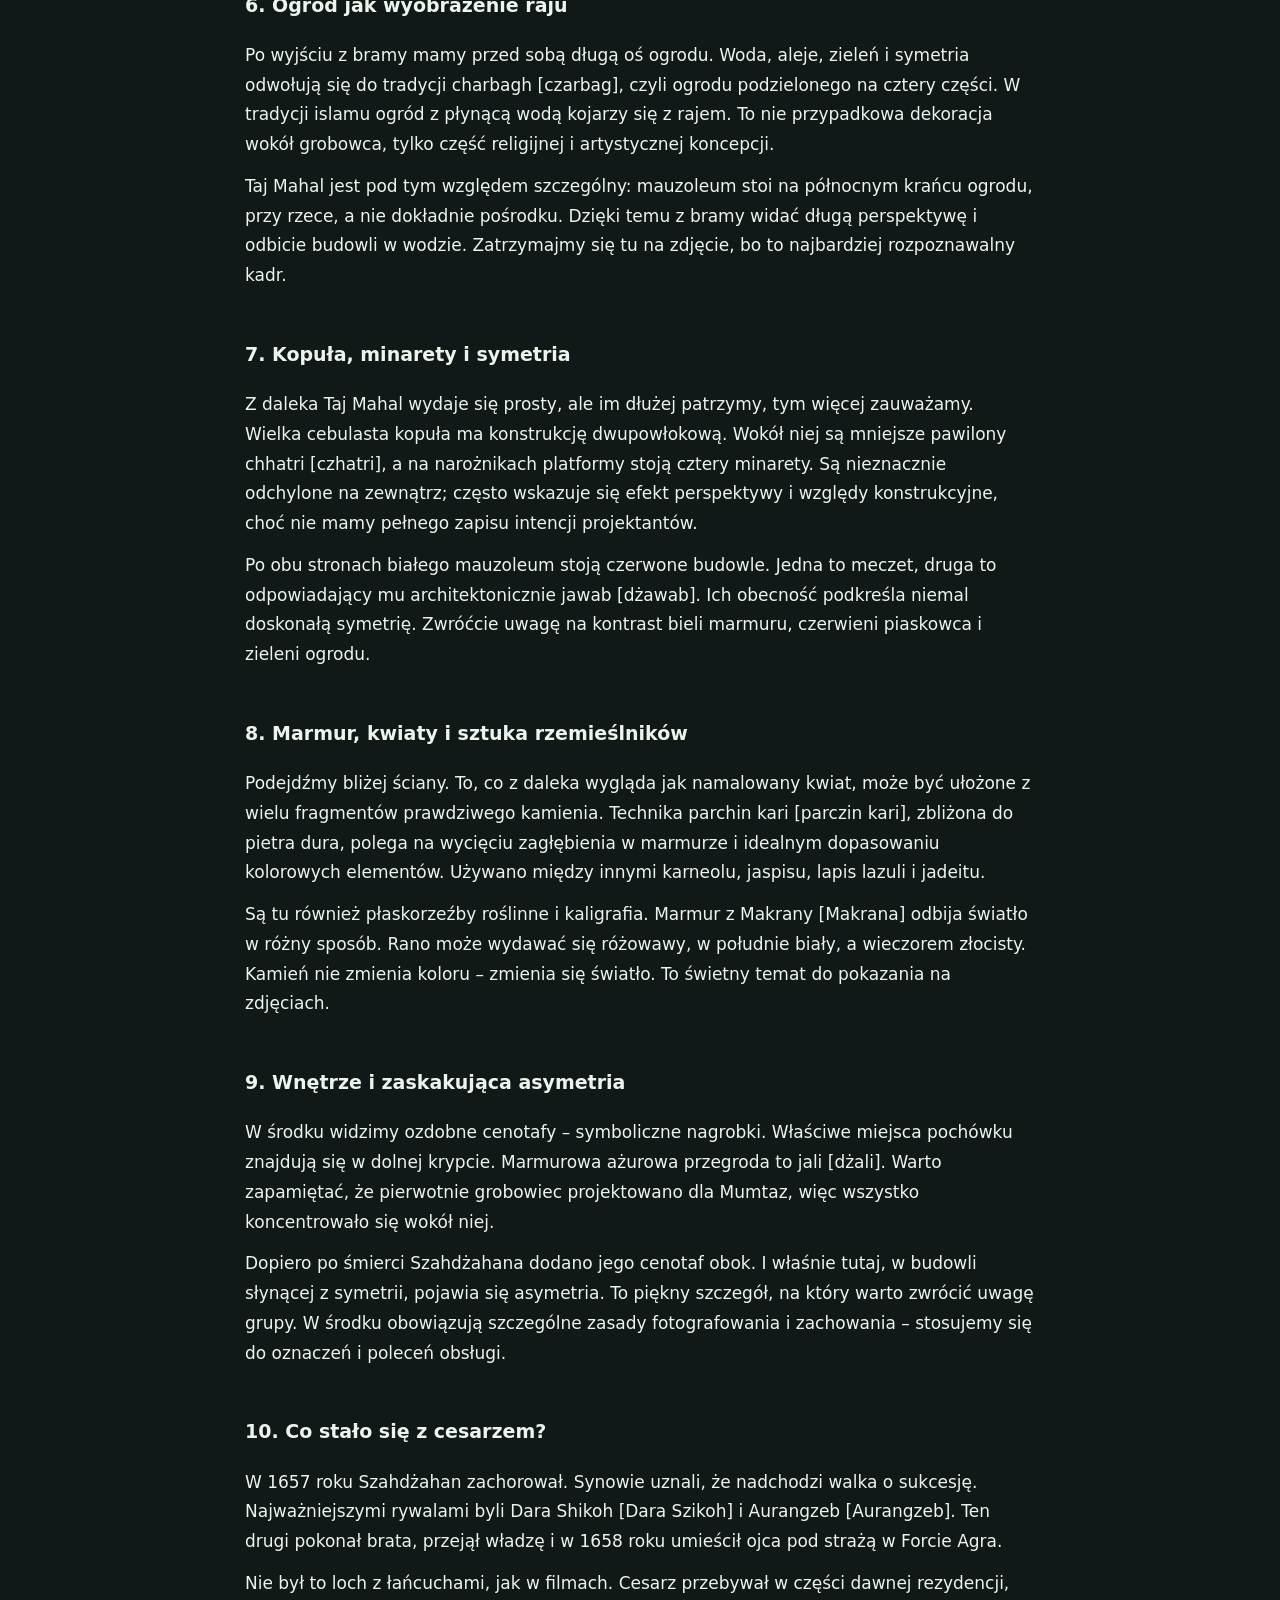
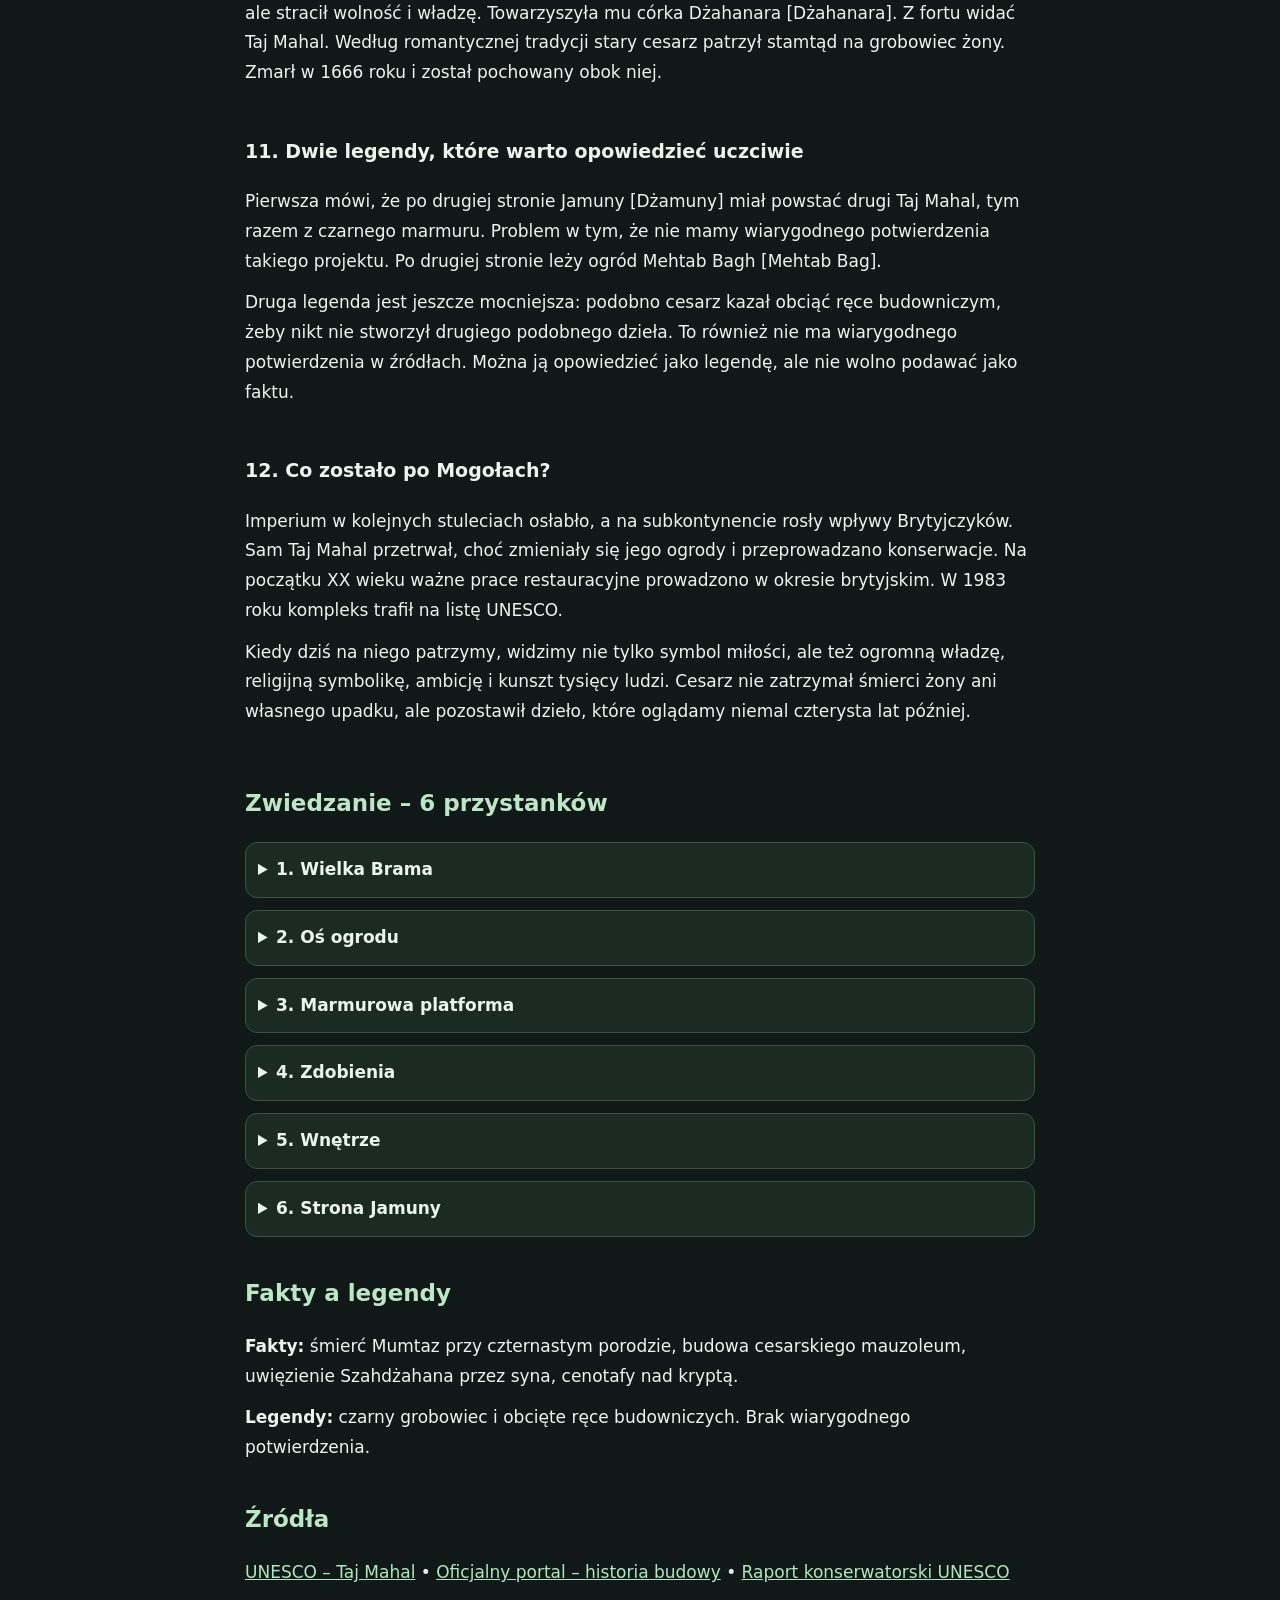
<file: adi/taj-mahal.html>
<!doctype html><html lang="pl"><head><title>ADI • Taj Mahal</title><meta name="viewport" content="width=device-width,initial-scale=1"><meta charset="utf-8"><style>body{font:17px/1.75 system-ui,-apple-system,sans-serif;background:#101917;color:#edf4ee;margin:0}header{position:sticky;top:0;background:#1d3028;padding:12px 16px;border-bottom:1px solid #466455}main{max-width:790px;margin:auto;padding:18px}a{color:#b1e7c0}h1{font-size:29px;line-height:1.2}h2{margin-top:36px;font-size:23px;color:#bce6c5}h3{font-size:19px}section{padding:8px 0}aside{background:#22382d;padding:15px;border-radius:12px}li{margin-bottom:12px}p{margin:12px 0}small{color:#acc5b5}blockquote{border-left:4px solid #9bd2a7;padding-left:14px;margin:18px 0;background:#1b2a23}nav a{margin-right:14px}details{background:#1b2b24;border:1px solid #395244;border-radius:12px;margin:12px 0;padding:12px}summary{font-weight:700;cursor:pointer}button{background:#a8d7b5;color:#102016;padding:10px;border:0;border-radius:9px}</style></head><body><header><nav><a href="./">← Panel ADI</a><a href="mogolowie.html">Wielcy Mogołowie</a></nav></header><main><h1>🇮🇳 Taj Mahal</h1><small>Ściąga + długa nawijka + trasa oprowadzania • 18.11.2026</small><h2>Ściąga pilota</h2><details open><summary>1. Kto i po co</summary><p>Szahdżahan [Szah Dżahan], piąty cesarz Wielkich Mogołów, ufundował grobowiec dla Mumtaz Mahal [Mumtaz Mahal], swojej szczególnie ukochanej żony. Zmarła w Burhanpurze [Burhanpur] w 1631 roku podczas porodu czternastego dziecka. Taj Mahal jest mauzoleum, nie pałacem ani świątynią.</p></details><details open><summary>2. Daty i ludzie</summary><p>Zasadniczą budowę rozpoczęto w 1632 roku. Mauzoleum ukończono do 1648, cały kompleks do 1653 roku. Według tradycyjnych danych pracowało około 20 tysięcy rzemieślników i robotników; głównym architektem był Ustad Ahmad Lahori [Ustad Ahmad Lahori].</p></details><details ><summary>3. Materiały i technika</summary><p>Konstrukcja: cegła i zaprawa wapienna, licowanie białym marmurem z Makrany [Makrana], elementy z czerwonego piaskowca. Fundamenty studniowe przy Jamunie [Dżamunie]. Kwiaty wykonywano metodą parchin kari [parczin kari] – kolorowe kamienie wpuszczone w marmur.</p></details><details ><summary>4. Brama i ogród</summary><p>Darwaza-i Rauza [Darwaza-i Rauza] kadruje pierwsze spojrzenie na grobowiec. Ogród charbagh [czarbag] to geometryczny obraz raju; baseny odbijają mauzoleum. Sam grobowiec stoi na końcu ogrodu, od strony rzeki, a nie w jego centrum.</p></details><details ><summary>5. Architektura</summary><p>Wielka dwupowłokowa kopuła, cztery nieznacznie odchylone na zewnątrz minarety, mniejsze pawilony chhatri [czhatri], meczet i symetryczna budowla jawab [dżawab]. Wysokość mauzoleum to około 73 m.</p></details><details ><summary>6. Wnętrze</summary><p>Ozdobne cenotafy to symboliczne nagrobki; właściwe pochówki są niżej. Szahdżahan spoczął obok Mumtaz, a jego dodatkowy cenotaf zaburza symetrię. Ażurowa marmurowa przegroda nazywa się jali [dżali].</p></details><details ><summary>7. Los cesarza</summary><p>W 1657 roku zachorował, synowie walczyli o tron. Aurangzeb [Aurangzeb] zwyciężył i w 1658 roku pozbawił ojca władzy. Szahdżahan żył pod strażą w Forcie Agra aż do śmierci w 1666 roku; nie był skuty łańcuchami w lochu.</p></details><details ><summary>8. Fakty i legendy</summary><p>Czarny Taj Mahal po drugiej stronie rzeki i obcinanie rąk budowniczym to niepotwierdzone legendy. Marmur nie zmienia fizycznie barwy – różne światło daje różowe, złote i chłodne odcienie. UNESCO: 1983.</p></details><aside><b>Liczby:</b> 1632 start • 1648 mauzoleum • 1653 cały kompleks • około 20 tys. pracowników • około 73 m wysokości • 17 ha ogrodu i kompleksu • UNESCO 1983.</aside><h2>Pełna nawijka</h2><p><small>Do opowiadania w autokarze i przy kolejnych przystankach. Akapity można czytać osobno.</small></p><section><h3>1. Imperium i cesarz</h3><p>Zanim wejdziemy do Taj Mahal, przenieśmy się prawie czterysta lat wstecz. Północnymi Indiami rządziło wtedy Imperium Wielkich Mogołów. Nazwa brzmi mongolsko i nie jest przypadkowa, ale dynastia wywodziła się z tradycji turko-mongolskiej Azji Środkowej i szybko nasiąkła kulturą perską oraz indyjską. Jej władcy budowali forty, meczety, pałace i ogrody. Architektura była dla nich sposobem pokazania bogactwa i potęgi.</p><p>W 1628 roku tron objął Szahdżahan [Szah Dżahan], wcześniej znany jako książę Churram [Churram]. Miał pieniądze, armię i ogromne ambicje. Jednak jego najsłynniejsza budowla nie powstała jako siedziba władcy. To grobowiec.</p></section><section><h3>2. Mumtaz – historia, od której wszystko się zaczęło</h3><p>Mumtaz Mahal [Mumtaz Mahal], czyli Ardżumand Banu Begum [Ardżumand Banu Begum], pochodziła z wpływowej rodziny o perskich korzeniach. Poślubiła księcia w 1612 roku. Nie była jego jedyną żoną, ale źródła dworskie opisują ją jako wyjątkowo bliską cesarzowi. Towarzyszyła mu w podróżach, także podczas kampanii wojskowych.</p><p>W 1631 roku przebywała w Burhanpurze [Burhanpur]. Tam, podczas czternastego porodu, zmarła. Cesarz kazał najpierw pochować ją na miejscu, a później przenieść szczątki do Agry [Agra]. Opowieści o rozpaczy Szahdżahana bywają romantyzowane, ale decyzja o budowie wielkiego mauzoleum jest bezsporna. To miało być miejsce pamięci, modlitwy i dynastii, nie wyłącznie pomnik prywatnego uczucia.</p></section><section><h3>3. Dlaczego właśnie Agra i rzeka?</h3><p>Wybrano brzeg Jamuny [Dżamuny], gdzie w czasach Mogołów znajdowały się prestiżowe ogrody i rezydencje. Ziemię pozyskano od radźpuckiego rodu Kaczćhwaha [Kaczćhwaha] związanego z Amberem [Amber], w ramach wymiany nieruchomości. To ciekawe połączenie z dalszą trasą naszego Złotego Trójkąta – historią Radżastanu.</p><p>Rzeka zapewniała niezwykłe tło, ale była też wyzwaniem technicznym. Zamiast postawić ciężki grobowiec na nieprzygotowanym brzegu, wykonano system fundamentów studniowych i rozbudowaną platformę. Nie opowiadajmy jako faktu historii o drewnianych palach, które rzekomo muszą stale być mokre – źródła konserwatorskie opisują murowane fundamenty studniowe.</p></section><section><h3>4. Dwudziestoletni plac budowy</h3><p>Budowę rozpoczęto zasadniczo w 1632 roku. Wyobraźmy sobie kilkanaście lat nieustannej pracy tysięcy kamieniarzy, rzeźbiarzy, cieśli, kaligrafów, budowniczych kopuł i specjalistów od ogrodów. Przybywali z Indii, Iranu i Azji Środkowej. Głównym architektem według UNESCO był Ustad Ahmad Lahori [Ustad Ahmad Lahori], ale to oczywiście dzieło zespołu.</p><p>Marmur sprowadzano z Makrany [Makrana] w Radżastanie. Nie cała konstrukcja jest z litego marmuru: rdzeń zbudowano z cegły i zaprawy wapiennej, a powierzchnie licowano kamieniem. Do transportu używano ludzi, zwierząt, wozów, ramp i rusztowań. Powtarzana opowieść o dokładnie tysiącu słoni jest tradycją, nie pewnym rachunkiem. Główne mauzoleum ukończono do 1648 roku, pozostałe elementy do 1653. To około 21 lat od rozpoczęcia prac.</p></section><section><h3>5. Pierwsze spojrzenie przez Wielką Bramę</h3><p>Zwróćcie uwagę, że Taj Mahal nie pokazuje się od razu. Najpierw przechodzimy przez monumentalną bramę z czerwonego piaskowca, Darwaza-i Rauza [Darwaza-i Rauza]. Ciemniejszy łuk działa jak rama obrazu: dopiero w jego świetle wyłania się biały grobowiec. To jeden z najmocniejszych momentów całego zwiedzania.</p><p>Spójrzcie też na kaligrafię. To inskrypcje koraniczne, a nie przypadkowy ornament. Litery umieszczone wysoko są większe, żeby z dołu wyglądały proporcjonalnie. Projektanci rozumieli perspektywę i świadomie kierowali spojrzeniem widza.</p></section><section><h3>6. Ogród jak wyobrażenie raju</h3><p>Po wyjściu z bramy mamy przed sobą długą oś ogrodu. Woda, aleje, zieleń i symetria odwołują się do tradycji charbagh [czarbag], czyli ogrodu podzielonego na cztery części. W tradycji islamu ogród z płynącą wodą kojarzy się z rajem. To nie przypadkowa dekoracja wokół grobowca, tylko część religijnej i artystycznej koncepcji.</p><p>Taj Mahal jest pod tym względem szczególny: mauzoleum stoi na północnym krańcu ogrodu, przy rzece, a nie dokładnie pośrodku. Dzięki temu z bramy widać długą perspektywę i odbicie budowli w wodzie. Zatrzymajmy się tu na zdjęcie, bo to najbardziej rozpoznawalny kadr.</p></section><section><h3>7. Kopuła, minarety i symetria</h3><p>Z daleka Taj Mahal wydaje się prosty, ale im dłużej patrzymy, tym więcej zauważamy. Wielka cebulasta kopuła ma konstrukcję dwupowłokową. Wokół niej są mniejsze pawilony chhatri [czhatri], a na narożnikach platformy stoją cztery minarety. Są nieznacznie odchylone na zewnątrz; często wskazuje się efekt perspektywy i względy konstrukcyjne, choć nie mamy pełnego zapisu intencji projektantów.</p><p>Po obu stronach białego mauzoleum stoją czerwone budowle. Jedna to meczet, druga to odpowiadający mu architektonicznie jawab [dżawab]. Ich obecność podkreśla niemal doskonałą symetrię. Zwróćcie uwagę na kontrast bieli marmuru, czerwieni piaskowca i zieleni ogrodu.</p></section><section><h3>8. Marmur, kwiaty i sztuka rzemieślników</h3><p>Podejdźmy bliżej ściany. To, co z daleka wygląda jak namalowany kwiat, może być ułożone z wielu fragmentów prawdziwego kamienia. Technika parchin kari [parczin kari], zbliżona do pietra dura, polega na wycięciu zagłębienia w marmurze i idealnym dopasowaniu kolorowych elementów. Używano między innymi karneolu, jaspisu, lapis lazuli i jadeitu.</p><p>Są tu również płaskorzeźby roślinne i kaligrafia. Marmur z Makrany [Makrana] odbija światło w różny sposób. Rano może wydawać się różowawy, w południe biały, a wieczorem złocisty. Kamień nie zmienia koloru – zmienia się światło. To świetny temat do pokazania na zdjęciach.</p></section><section><h3>9. Wnętrze i zaskakująca asymetria</h3><p>W środku widzimy ozdobne cenotafy – symboliczne nagrobki. Właściwe miejsca pochówku znajdują się w dolnej krypcie. Marmurowa ażurowa przegroda to jali [dżali]. Warto zapamiętać, że pierwotnie grobowiec projektowano dla Mumtaz, więc wszystko koncentrowało się wokół niej.</p><p>Dopiero po śmierci Szahdżahana dodano jego cenotaf obok. I właśnie tutaj, w budowli słynącej z symetrii, pojawia się asymetria. To piękny szczegół, na który warto zwrócić uwagę grupy. W środku obowiązują szczególne zasady fotografowania i zachowania – stosujemy się do oznaczeń i poleceń obsługi.</p></section><section><h3>10. Co stało się z cesarzem?</h3><p>W 1657 roku Szahdżahan zachorował. Synowie uznali, że nadchodzi walka o sukcesję. Najważniejszymi rywalami byli Dara Shikoh [Dara Szikoh] i Aurangzeb [Aurangzeb]. Ten drugi pokonał brata, przejął władzę i w 1658 roku umieścił ojca pod strażą w Forcie Agra.</p><p>Nie był to loch z łańcuchami, jak w filmach. Cesarz przebywał w części dawnej rezydencji, ale stracił wolność i władzę. Towarzyszyła mu córka Dżahanara [Dżahanara]. Z fortu widać Taj Mahal. Według romantycznej tradycji stary cesarz patrzył stamtąd na grobowiec żony. Zmarł w 1666 roku i został pochowany obok niej.</p></section><section><h3>11. Dwie legendy, które warto opowiedzieć uczciwie</h3><p>Pierwsza mówi, że po drugiej stronie Jamuny [Dżamuny] miał powstać drugi Taj Mahal, tym razem z czarnego marmuru. Problem w tym, że nie mamy wiarygodnego potwierdzenia takiego projektu. Po drugiej stronie leży ogród Mehtab Bagh [Mehtab Bag].</p><p>Druga legenda jest jeszcze mocniejsza: podobno cesarz kazał obciąć ręce budowniczym, żeby nikt nie stworzył drugiego podobnego dzieła. To również nie ma wiarygodnego potwierdzenia w źródłach. Można ją opowiedzieć jako legendę, ale nie wolno podawać jako faktu.</p></section><section><h3>12. Co zostało po Mogołach?</h3><p>Imperium w kolejnych stuleciach osłabło, a na subkontynencie rosły wpływy Brytyjczyków. Sam Taj Mahal przetrwał, choć zmieniały się jego ogrody i przeprowadzano konserwacje. Na początku XX wieku ważne prace restauracyjne prowadzono w okresie brytyjskim. W 1983 roku kompleks trafił na listę UNESCO.</p><p>Kiedy dziś na niego patrzymy, widzimy nie tylko symbol miłości, ale też ogromną władzę, religijną symbolikę, ambicję i kunszt tysięcy ludzi. Cesarz nie zatrzymał śmierci żony ani własnego upadku, ale pozostawił dzieło, które oglądamy niemal czterysta lat później.</p></section><h2>Zwiedzanie – 6 przystanków</h2><details><summary>1. Wielka Brama</summary><p>Kadrowanie Taj Mahal, kaligrafia i perspektywa.</p></details><details><summary>2. Oś ogrodu</summary><p>Mumtaz, Szahdżahan, charbagh, odbicie w wodzie.</p></details><details><summary>3. Marmurowa platforma</summary><p>Kopuła, minarety, materiały, fundamenty.</p></details><details><summary>4. Zdobienia</summary><p>Kwiaty z kamieni, płaskorzeźby, kaligrafia.</p></details><details><summary>5. Wnętrze</summary><p>Cenotafy i właściwe groby, jali, asymetria.</p></details><details><summary>6. Strona Jamuny</summary><p>Fort Agra, ostatnie lata cesarza, legenda Czarnego Taj.</p></details><h2>Fakty a legendy</h2><p><b>Fakty:</b> śmierć Mumtaz przy czternastym porodzie, budowa cesarskiego mauzoleum, uwięzienie Szahdżahana przez syna, cenotafy nad kryptą.</p><p><b>Legendy:</b> czarny grobowiec i obcięte ręce budowniczych. Brak wiarygodnego potwierdzenia.</p><h2>Źródła</h2><p><a href="https://whc.unesco.org/en/list/252">UNESCO – Taj Mahal</a> • <a href="https://www.tajmahal.gov.in/creation-history-of-taj-mahal.aspx">Oficjalny portal – historia budowy</a> • <a href="https://whc.unesco.org/document/162860">Raport konserwatorski UNESCO</a></p></main></body></html>
</file>
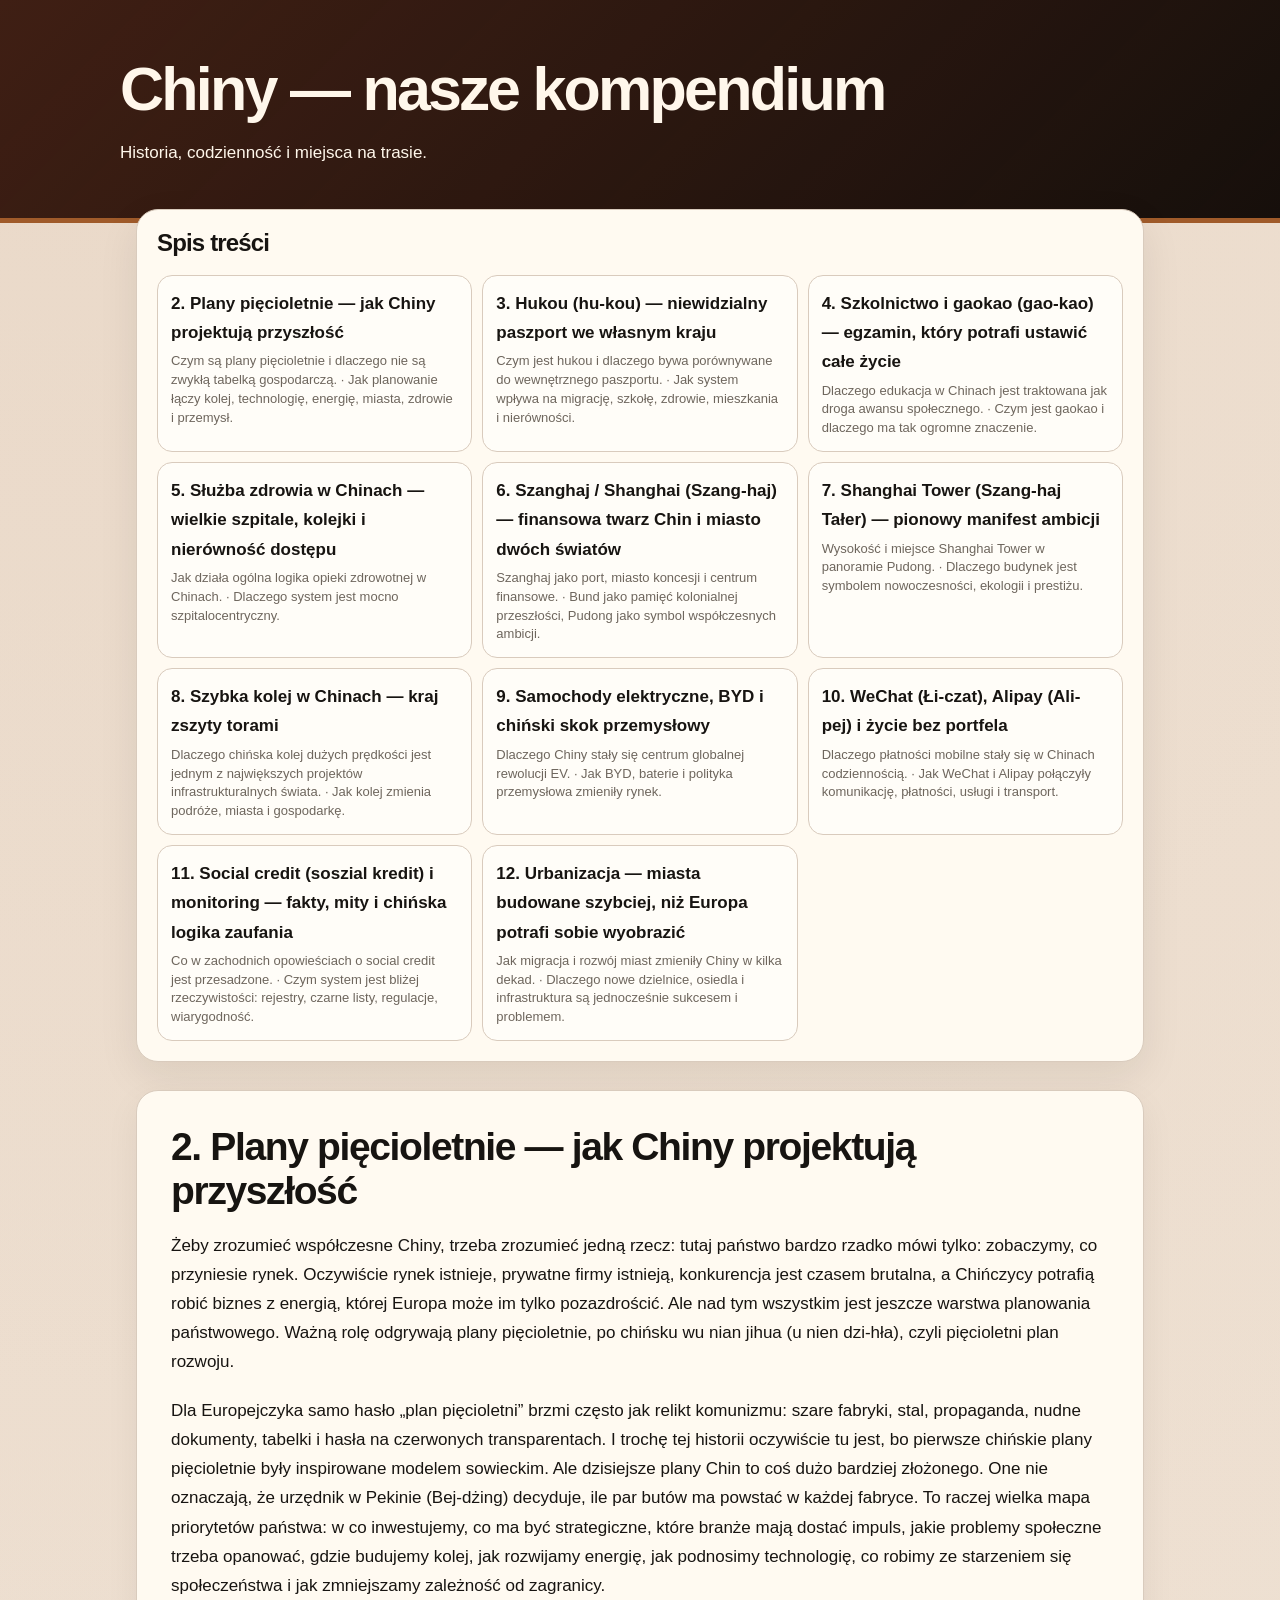
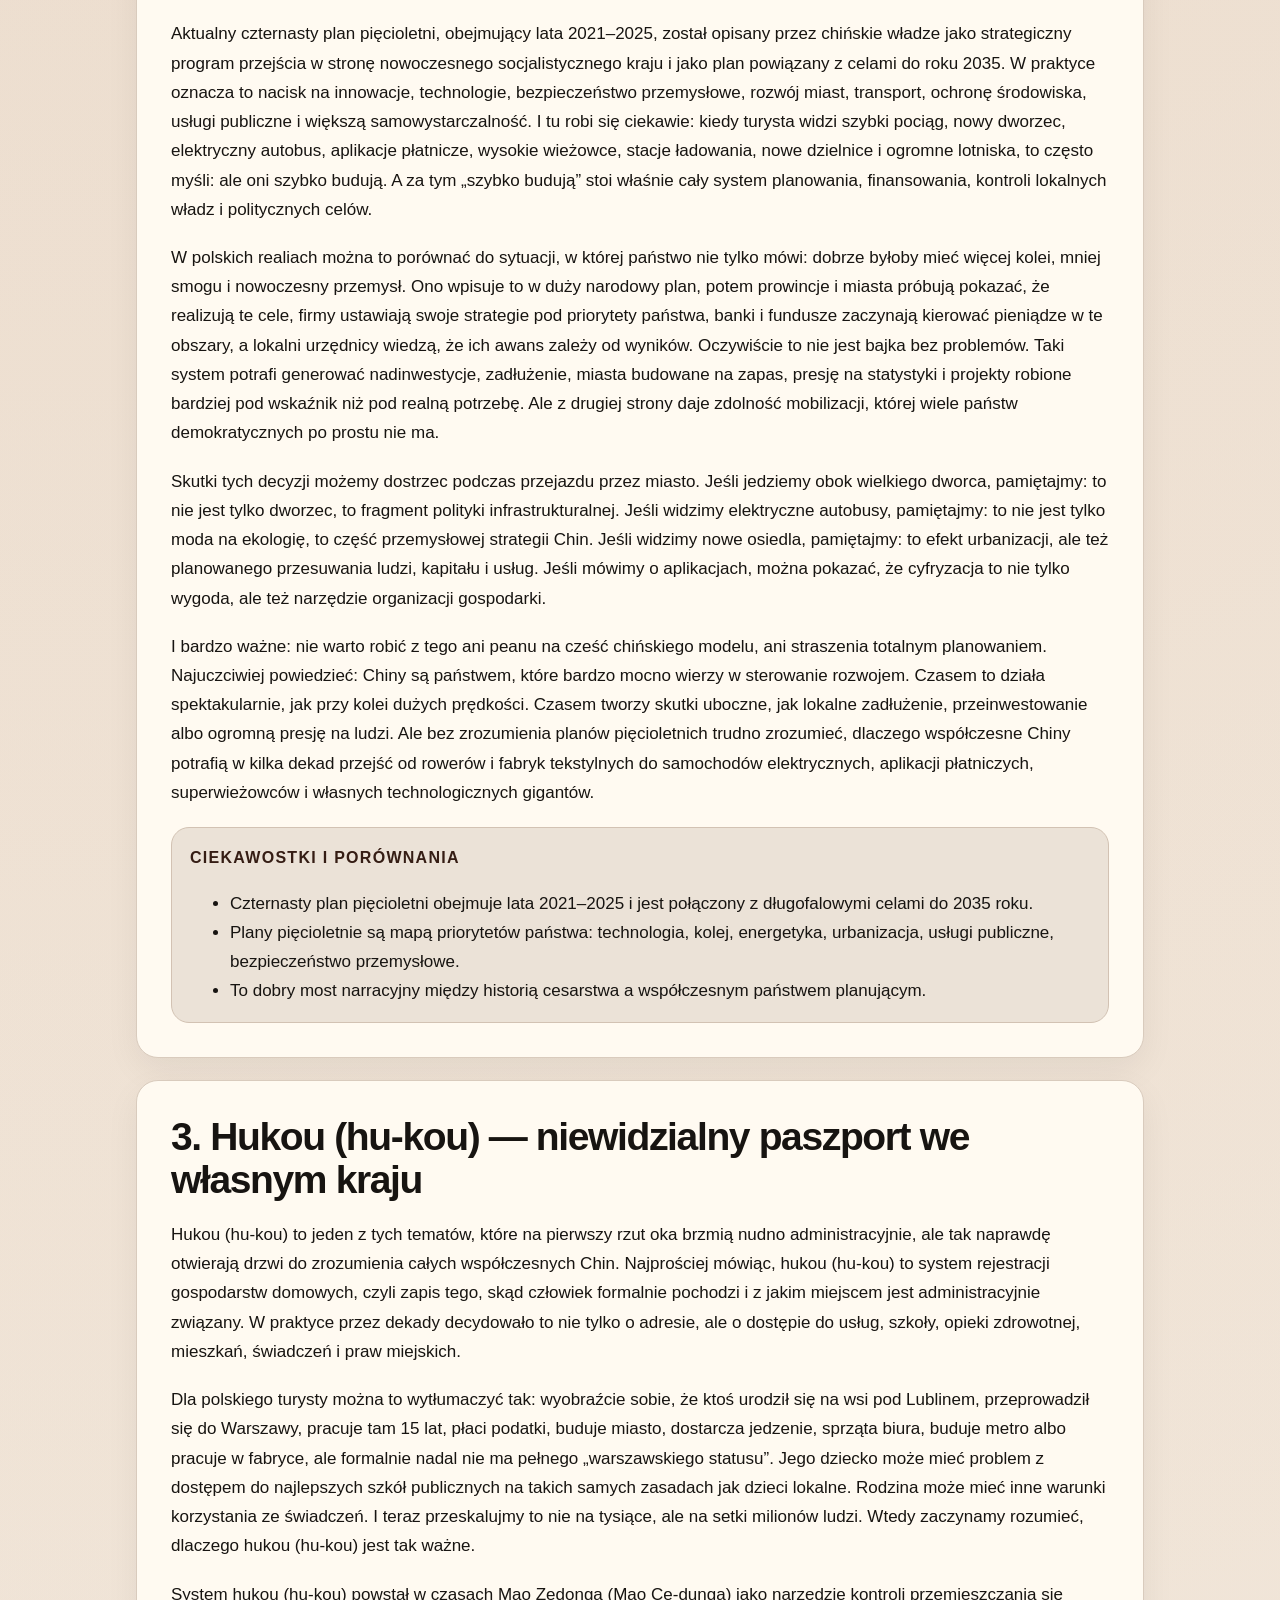
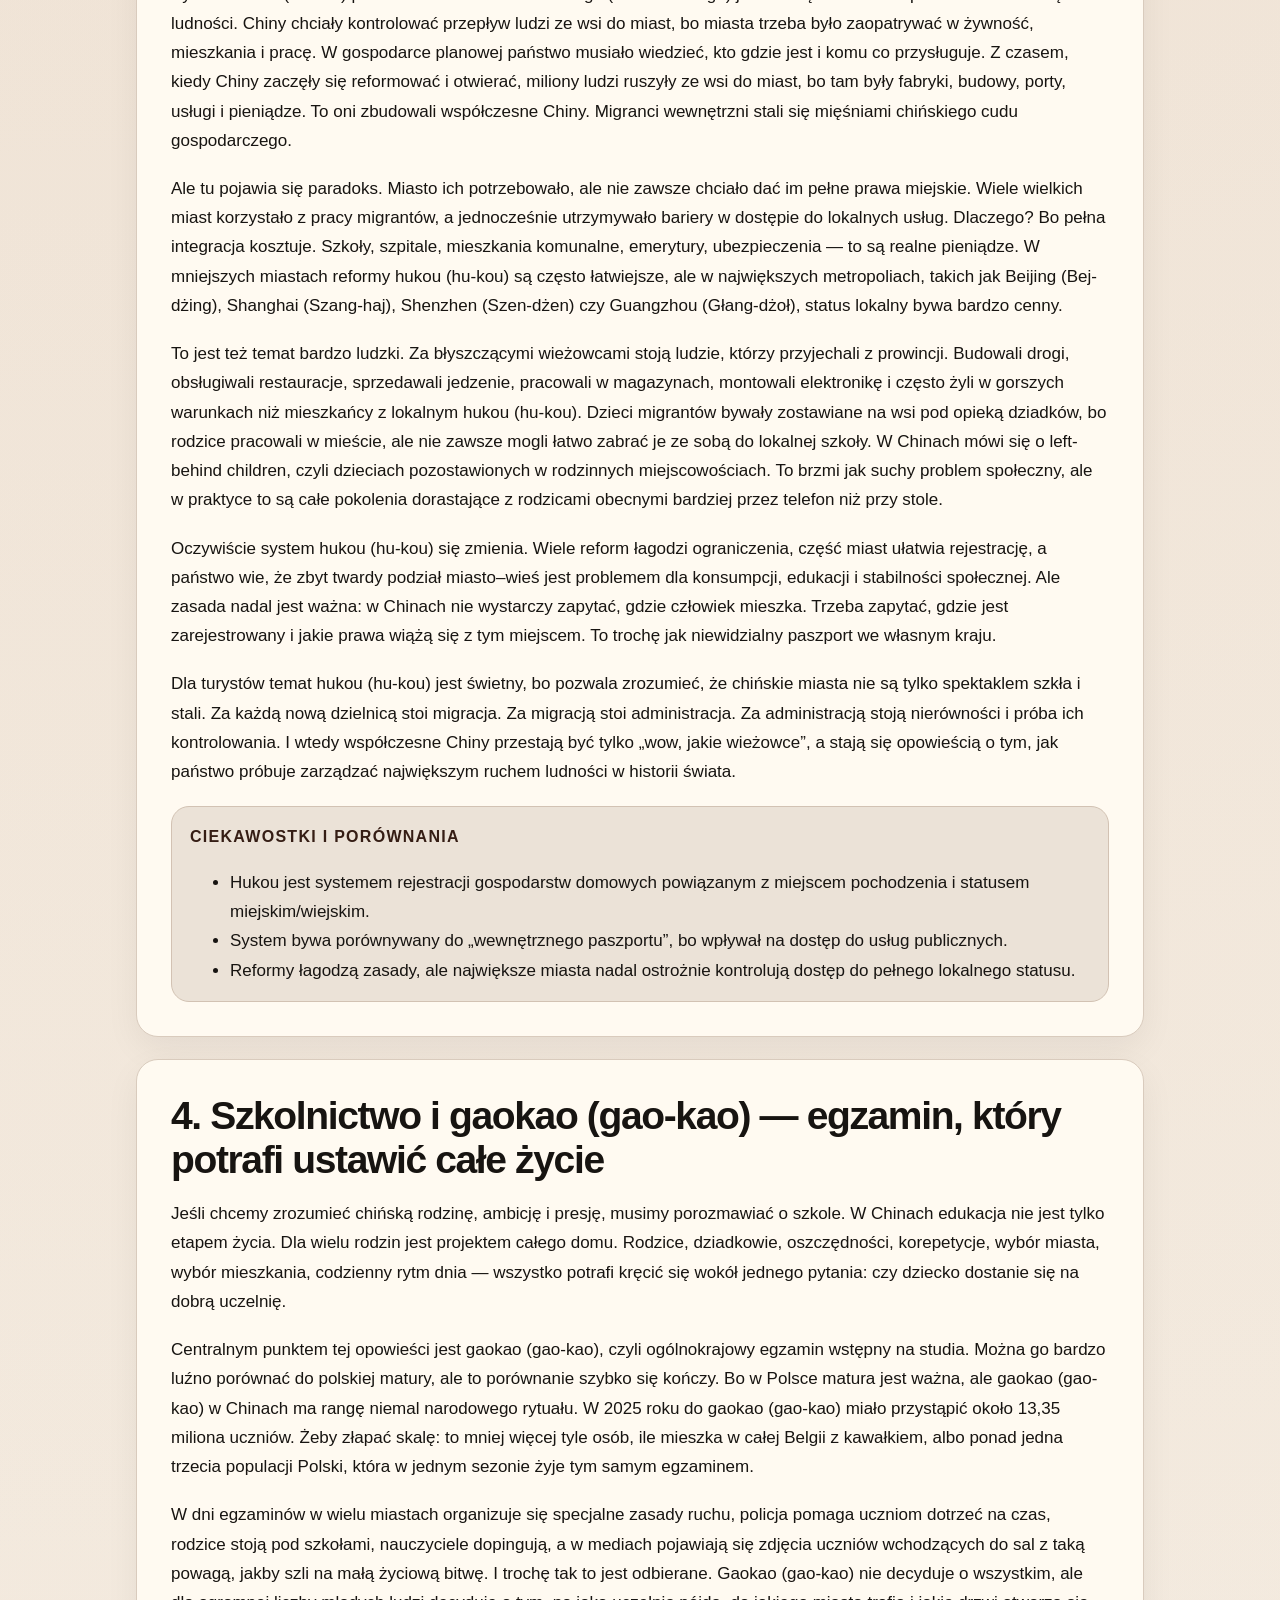
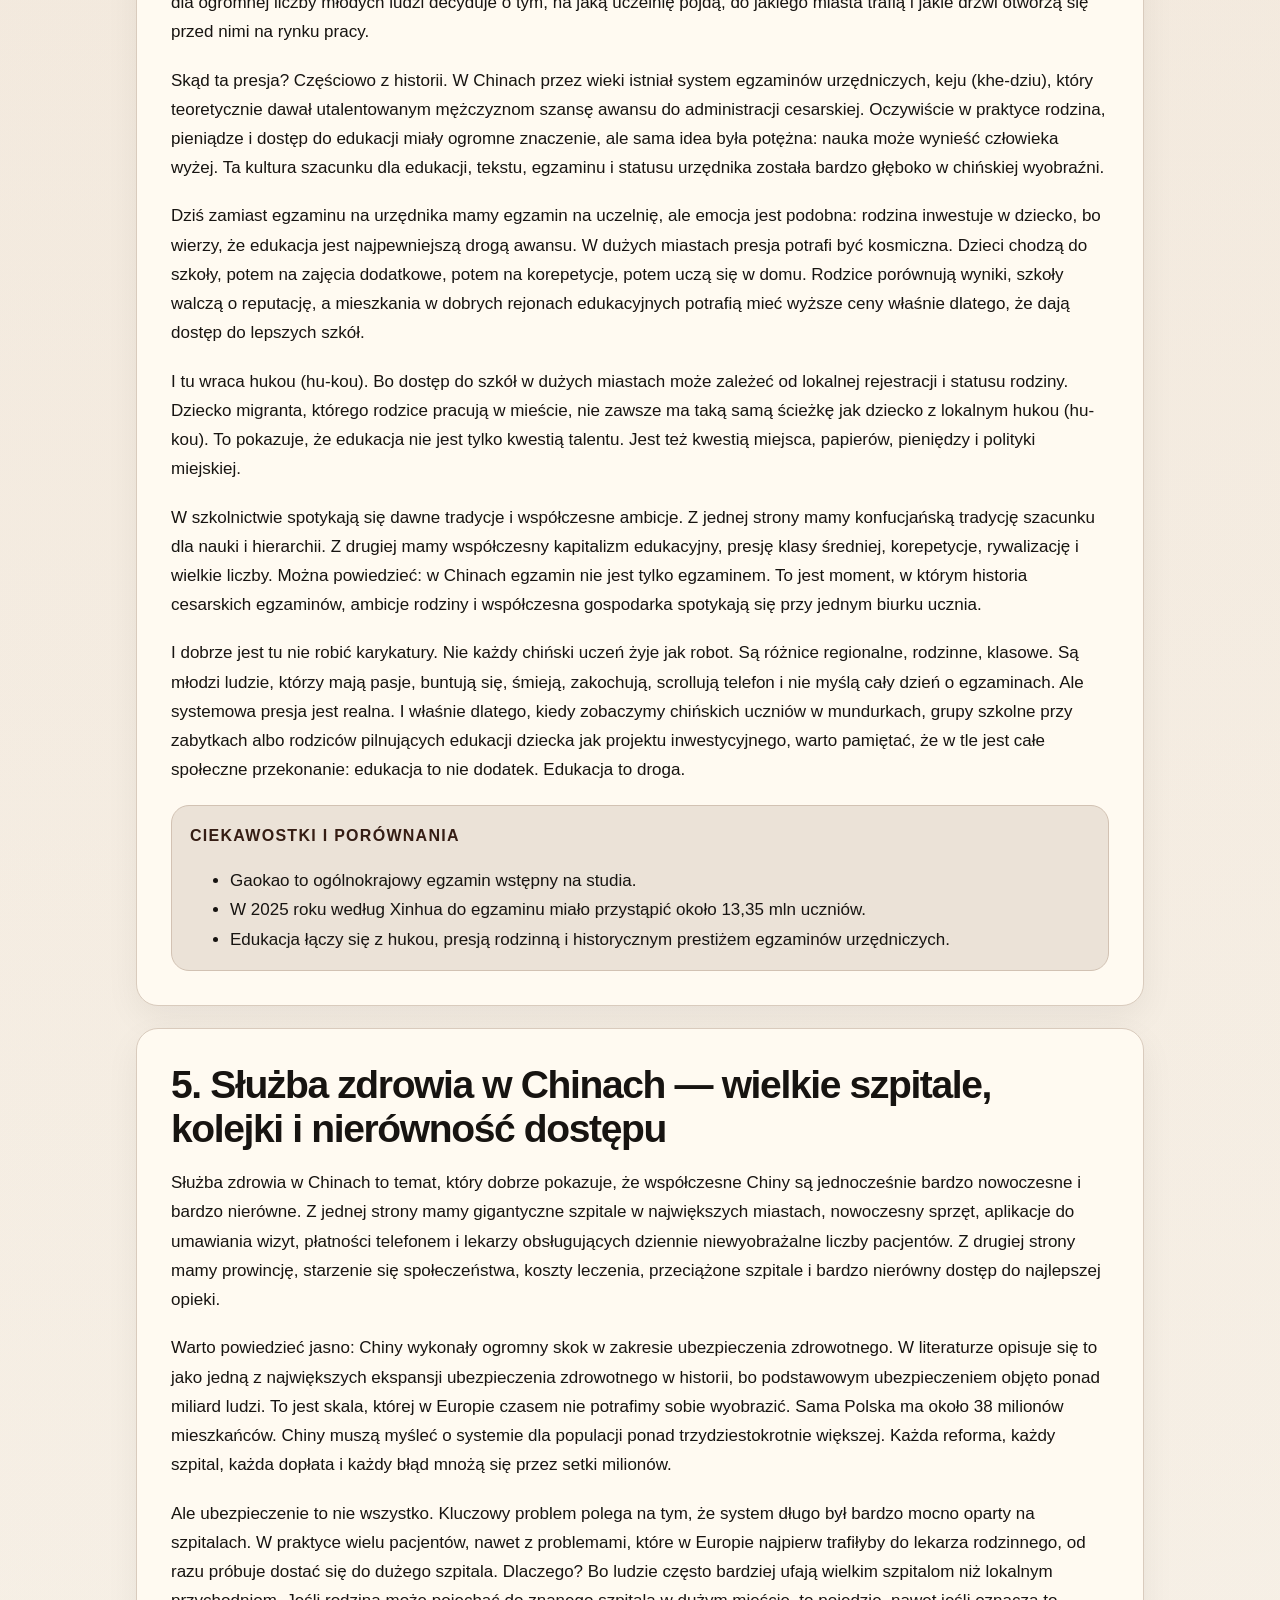
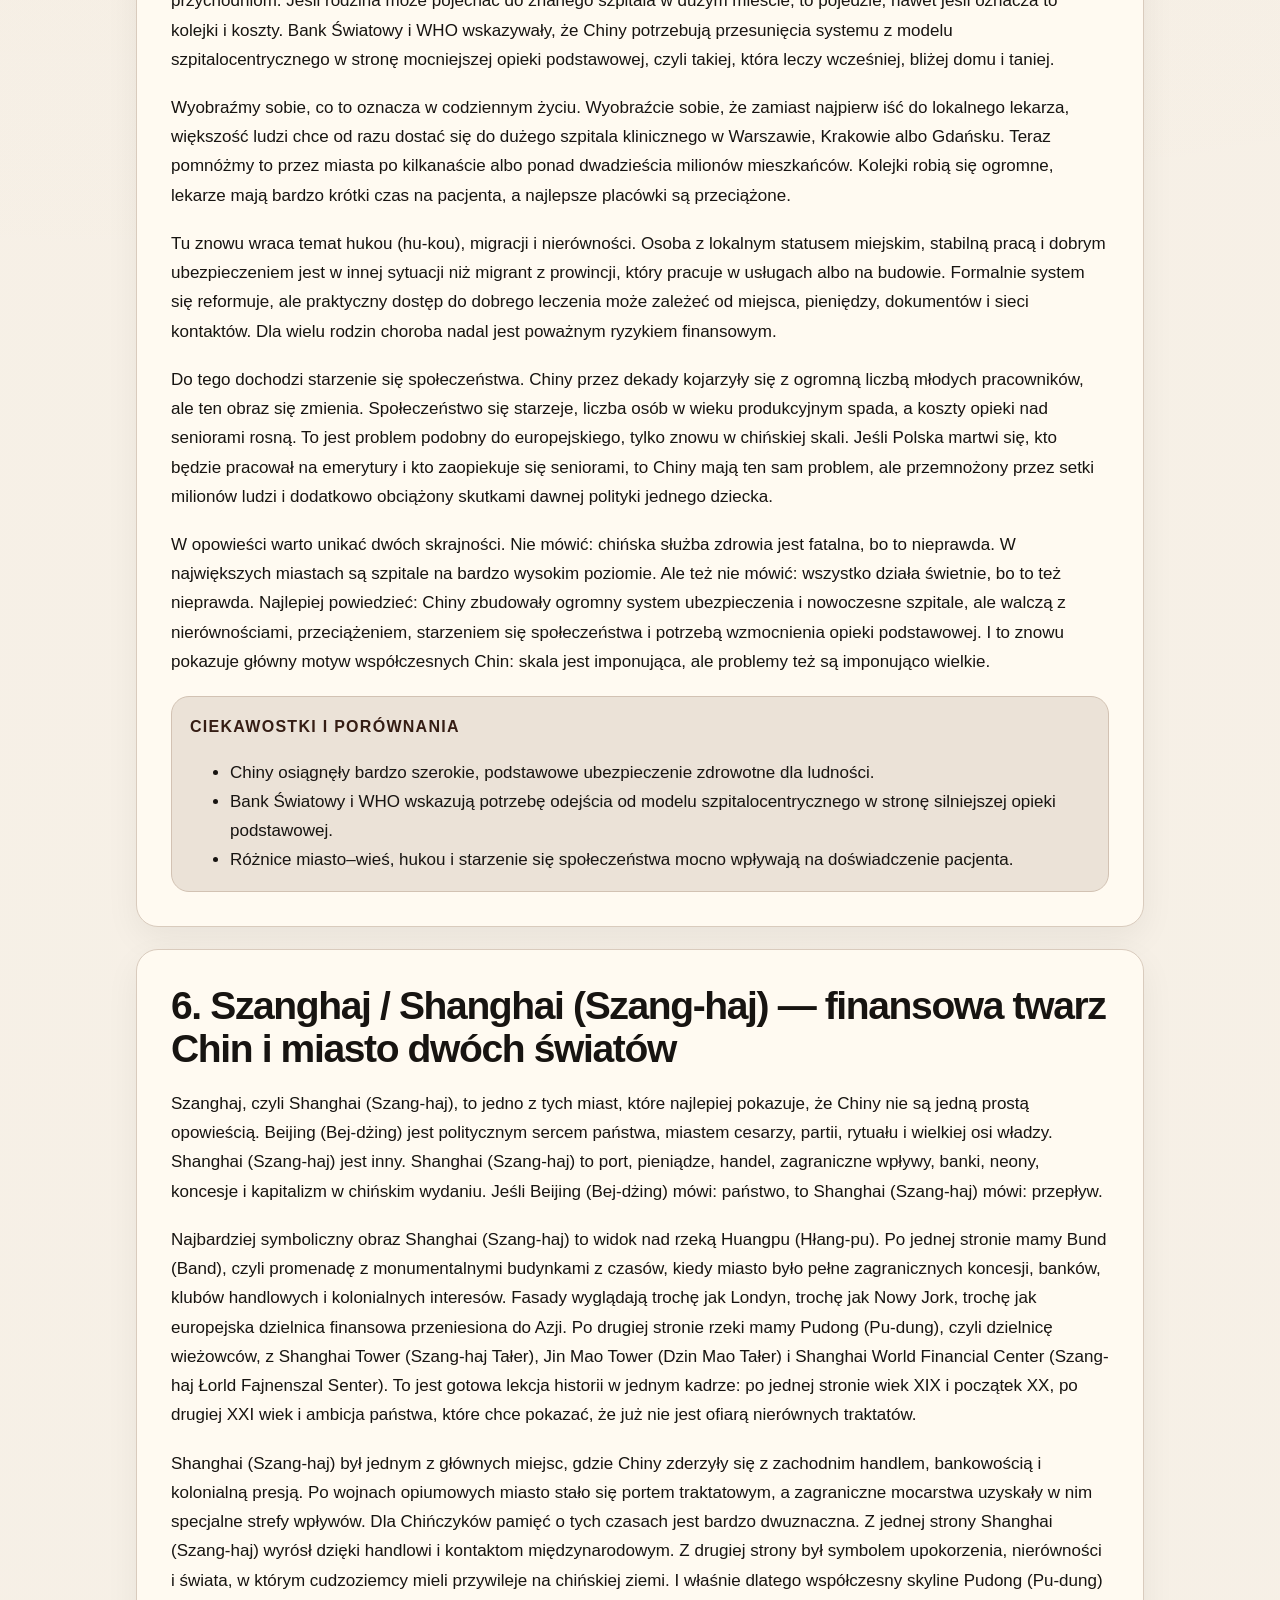
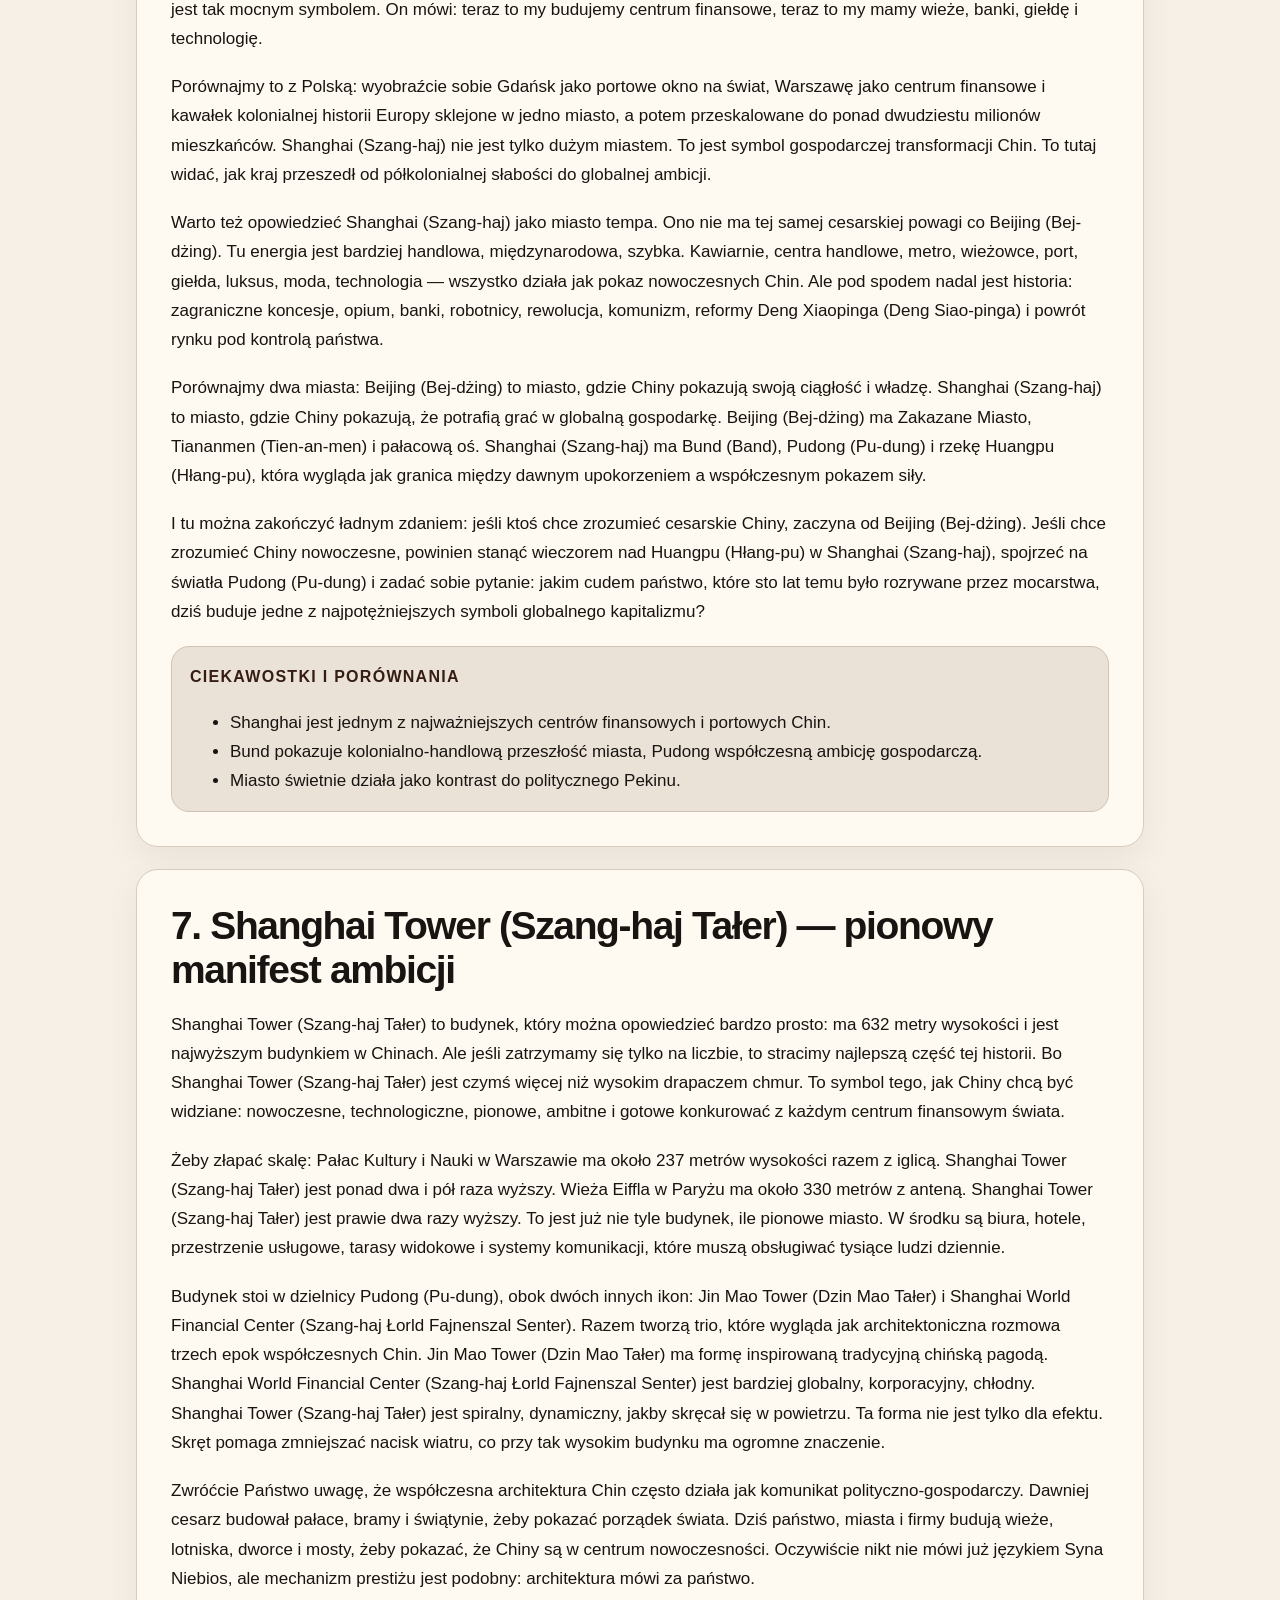
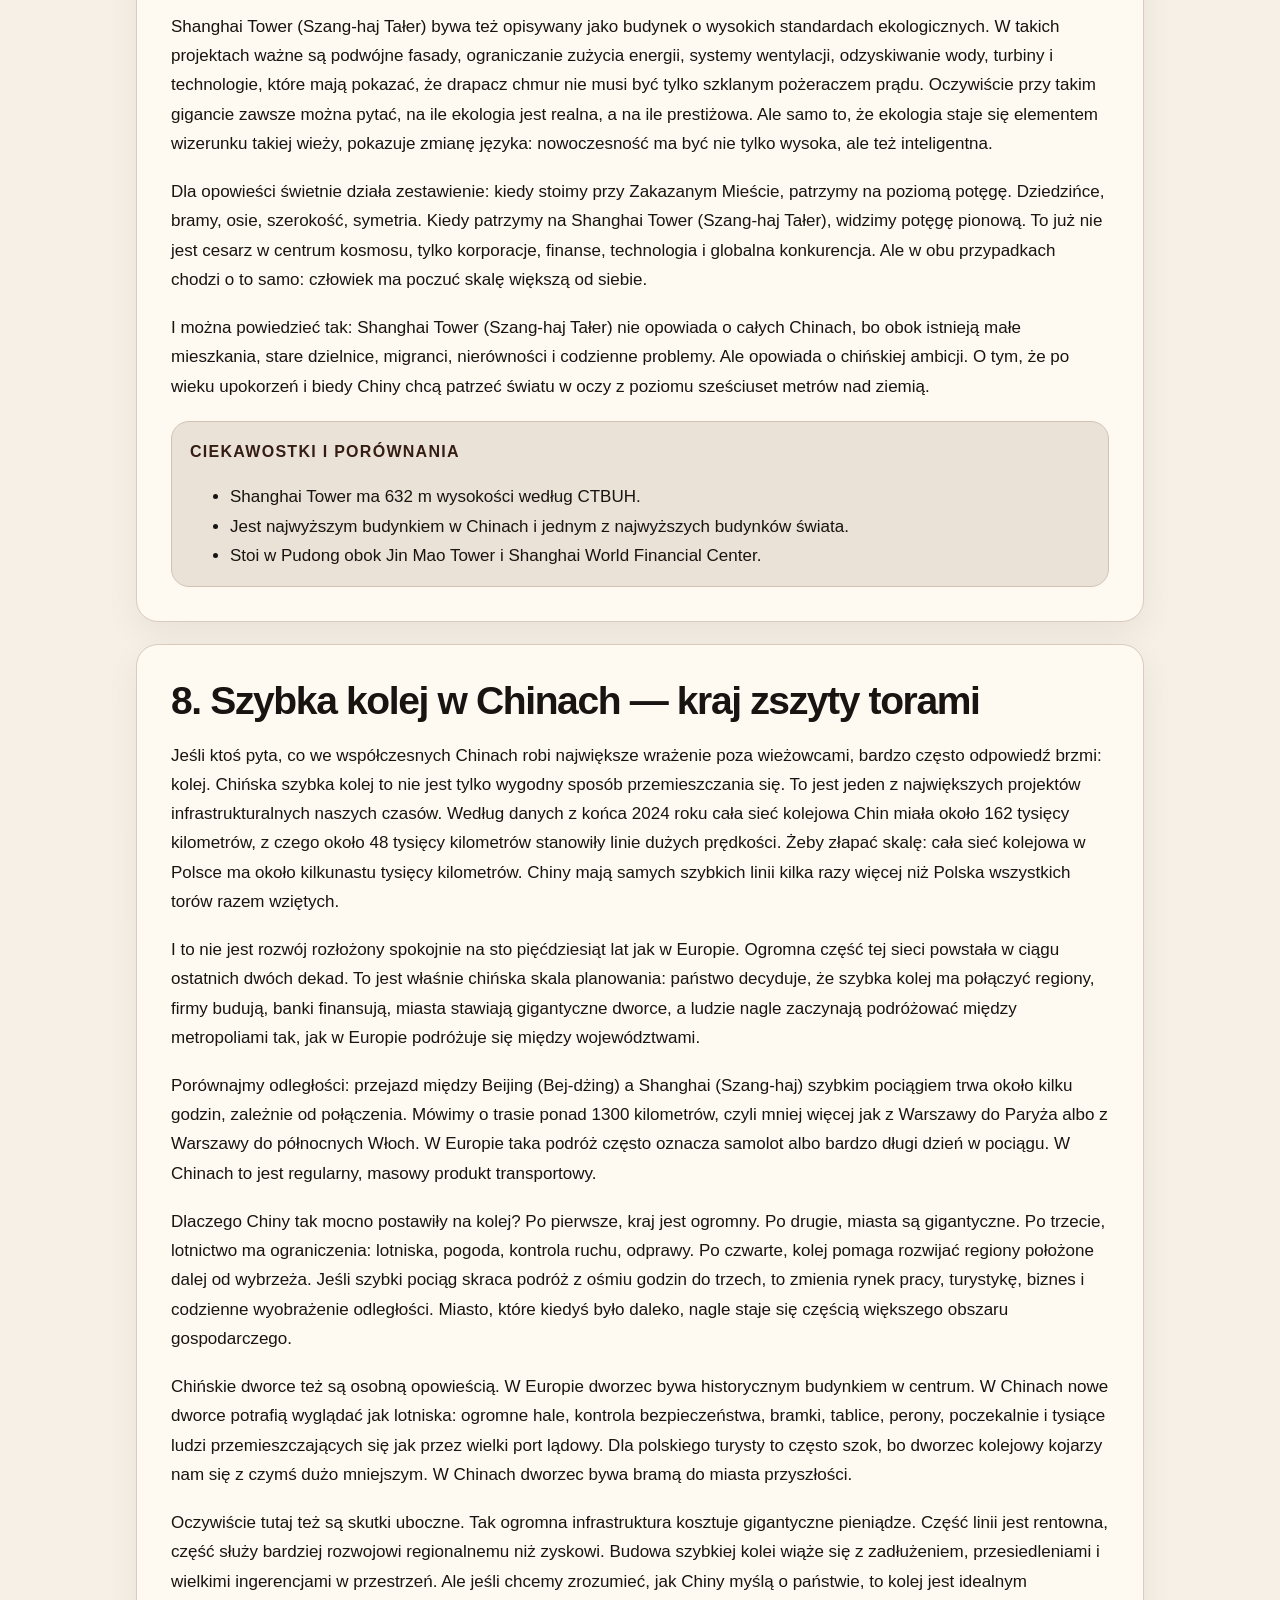
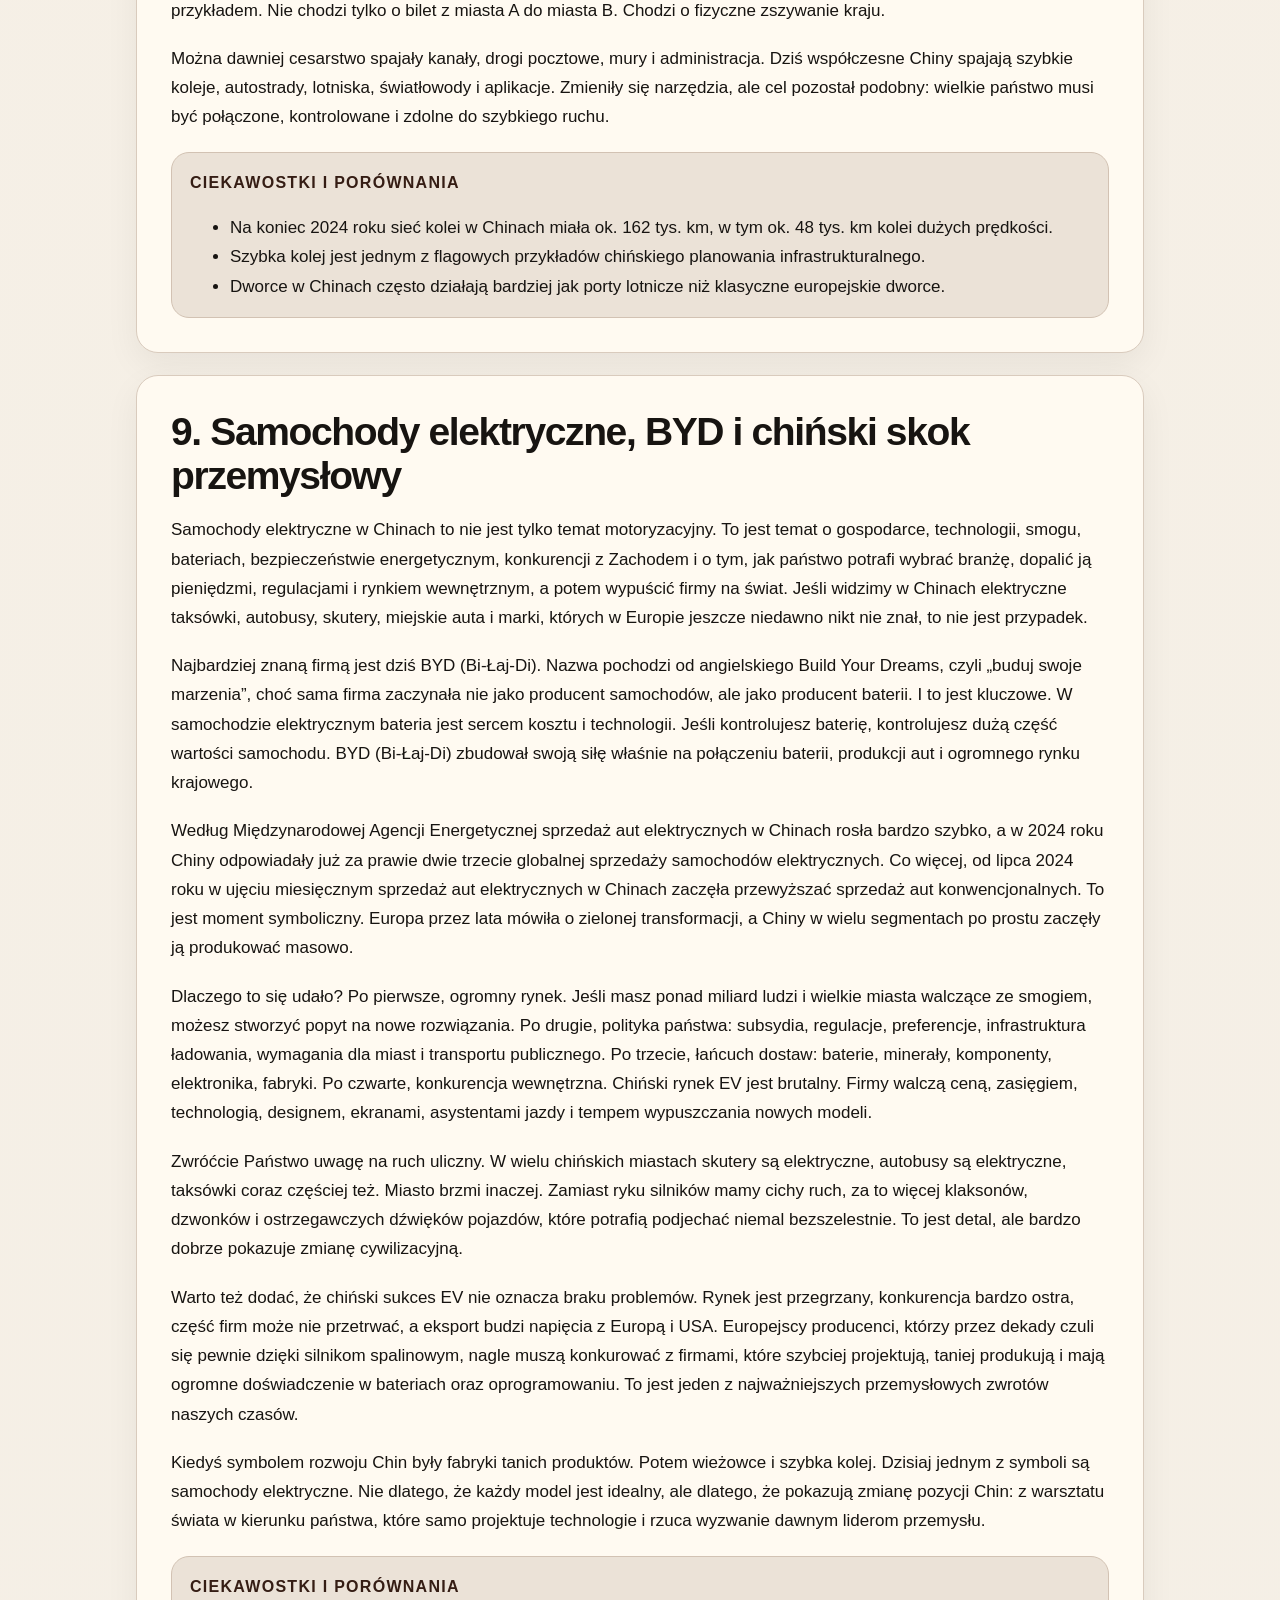
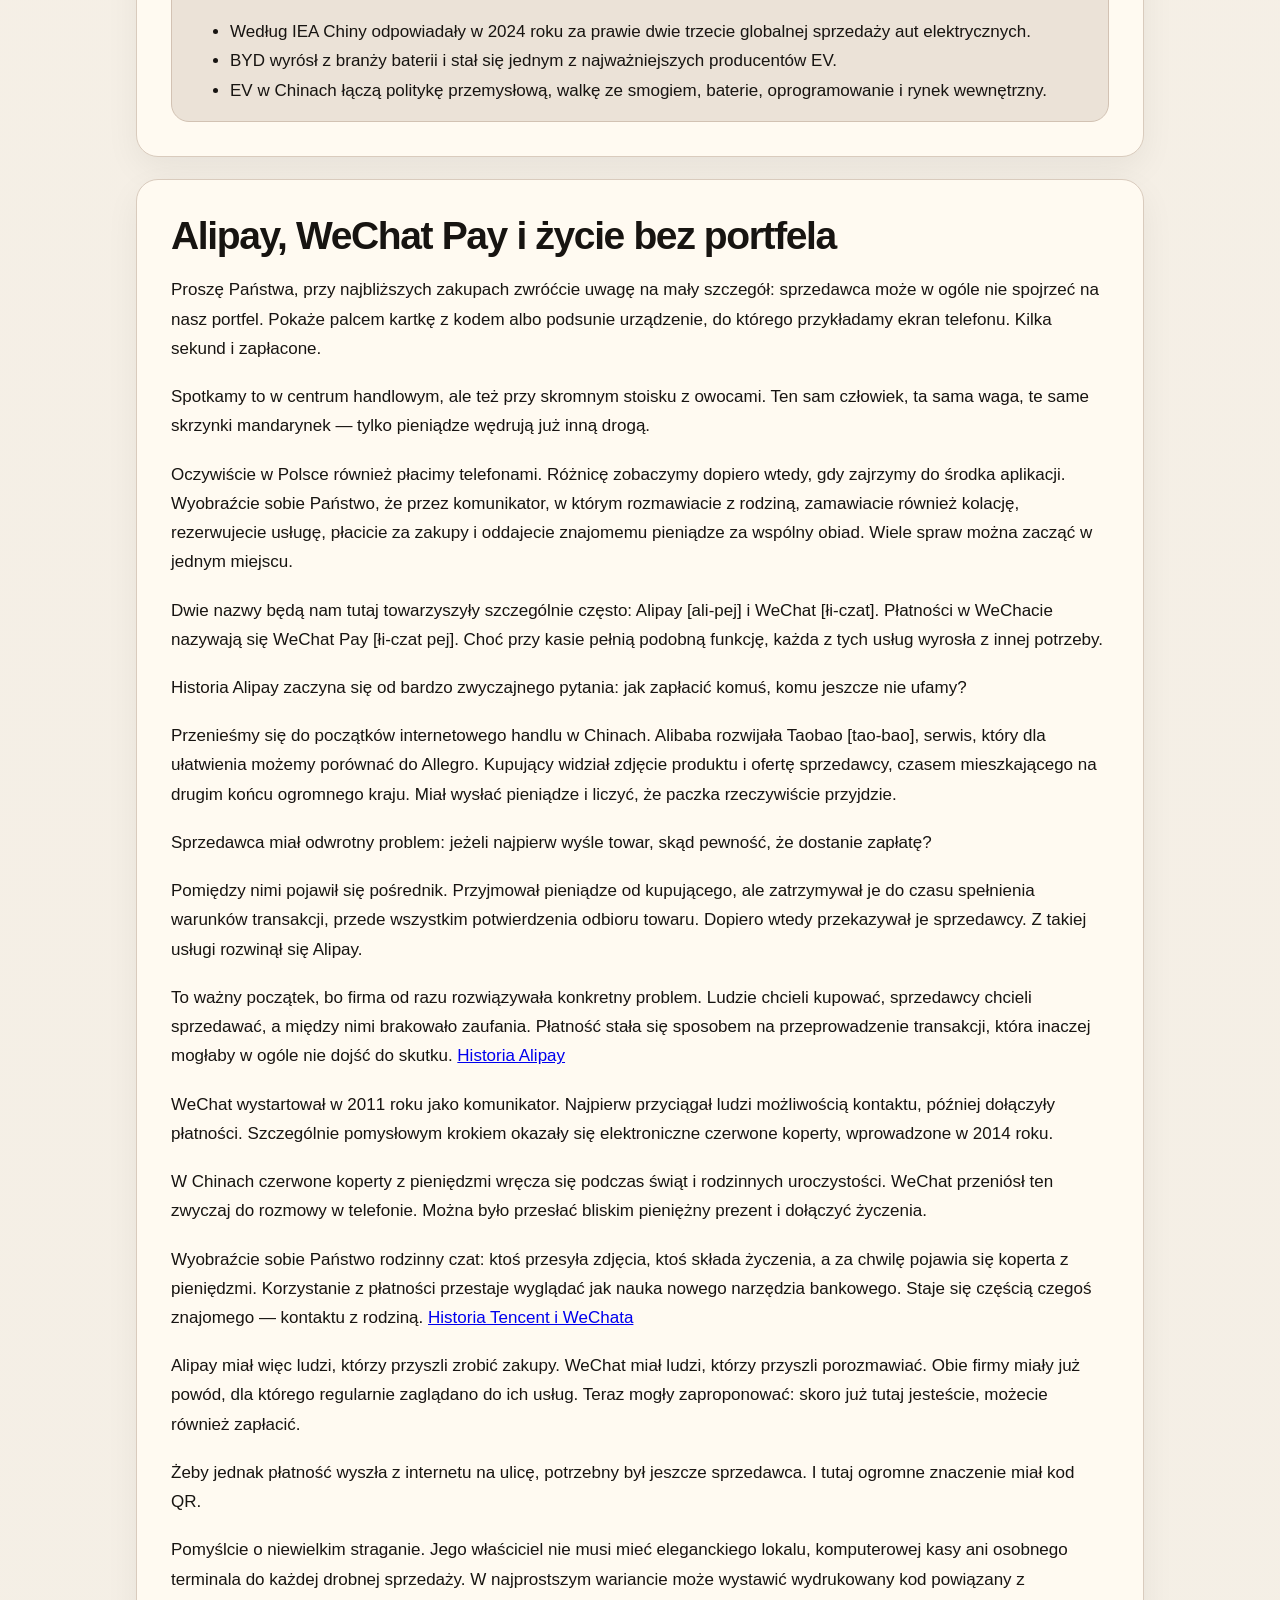
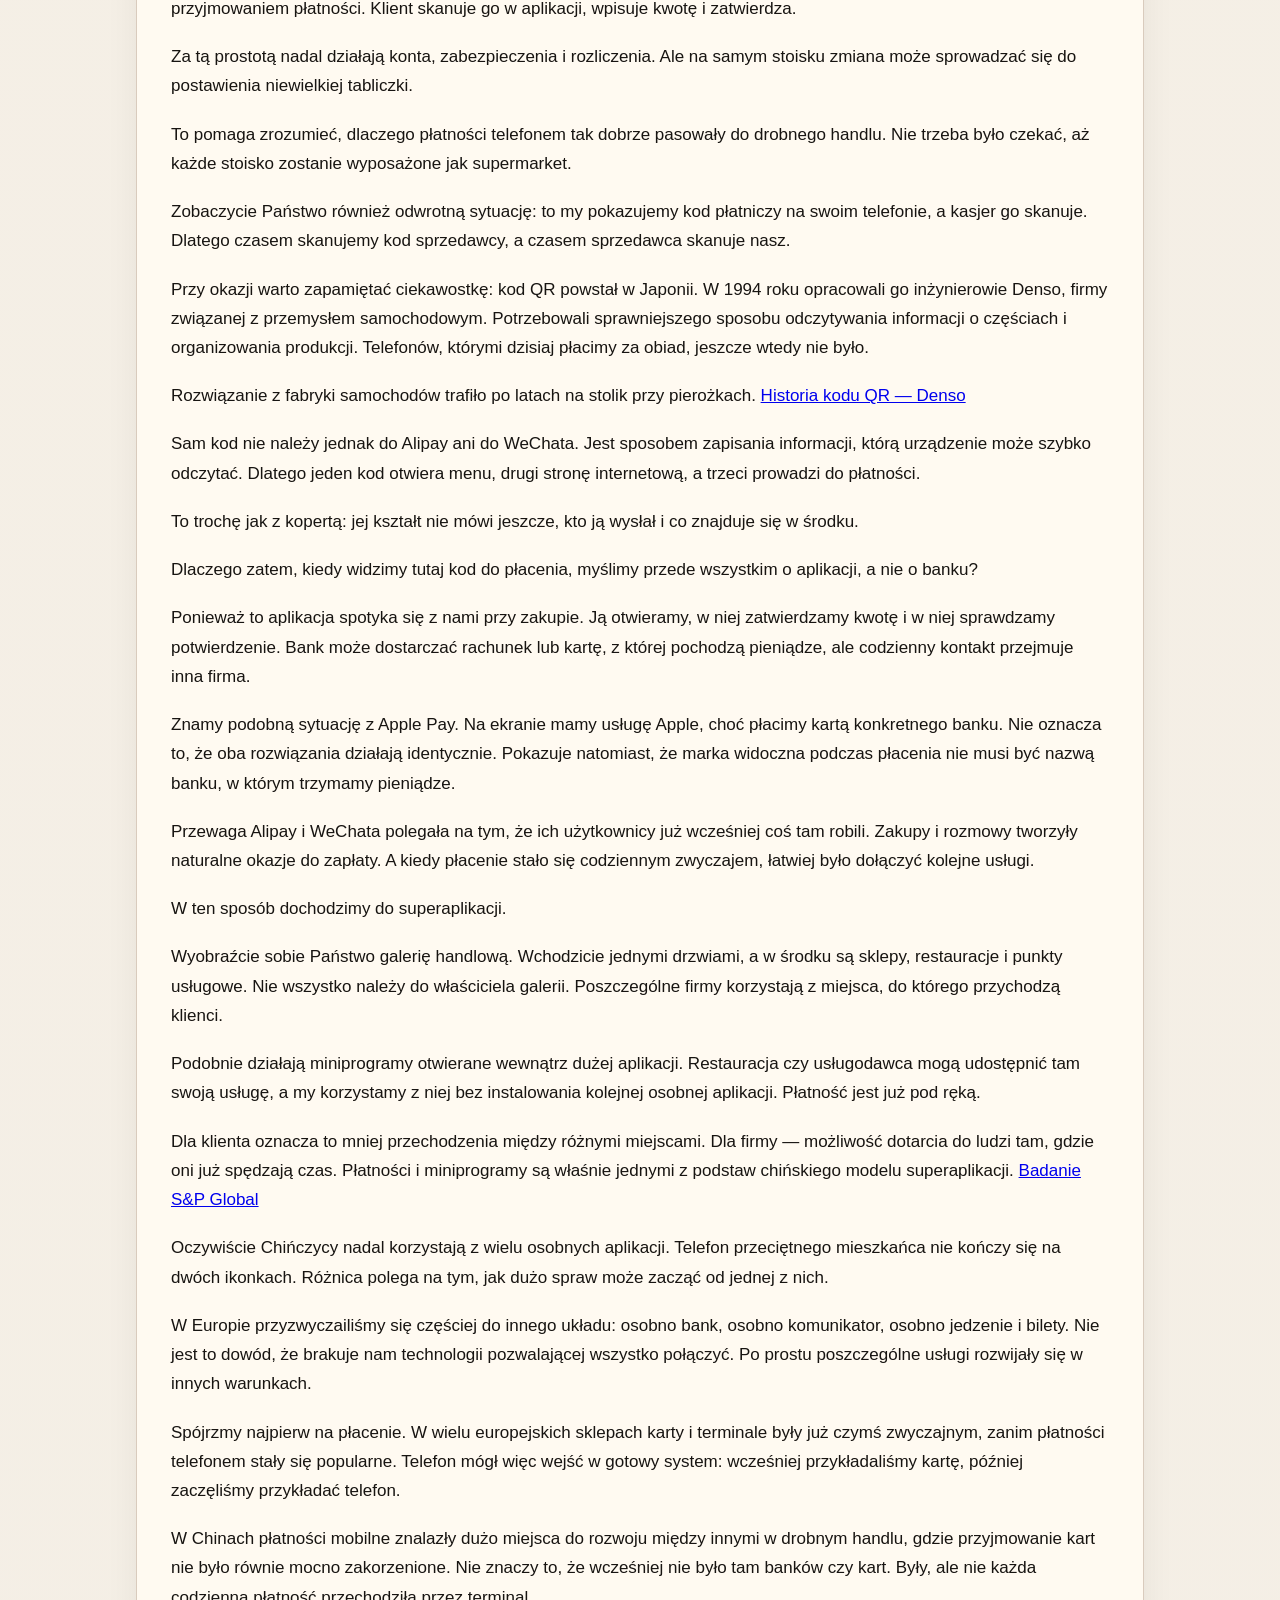
<file: materials/wanfang-kompendium-po-redakcji.html>
<!doctype html>
<html lang="pl">
<head>
<meta charset="utf-8">
<meta name="viewport" content="width=device-width, initial-scale=1">
<title>Chiny — dodatkowe tematy do kompendium przewodnickiego</title>
<style>
:root{--bg:#f3eee5;--paper:#fffaf1;--ink:#171411;--muted:#6e665d;--line:#d9cbbd;--accent:#351d14;--accent2:#a05b2a;--stone:#ebe2d7;--gold:#f4d19b}*{box-sizing:border-box}html{scroll-behavior:smooth}body{margin:0;font-family:-apple-system,BlinkMacSystemFont,"Segoe UI",Roboto,Arial,sans-serif;background:radial-gradient(circle at 10% 0%,rgba(160,91,42,.16),transparent 32%),linear-gradient(180deg,#f8f1e7 0%,var(--bg) 100%);color:var(--ink);line-height:1.72;font-size:17px}header{padding:46px 20px 34px;background:linear-gradient(135deg,rgba(0,0,0,.15),rgba(0,0,0,.05)),linear-gradient(135deg,#4a2417,#17100c);color:#fff7eb;border-bottom:5px solid var(--accent2)}.header-inner{max-width:1040px;margin:0 auto}.kicker{text-transform:uppercase;letter-spacing:.12em;font-size:12px;color:#e7c08b;font-weight:800}h1{font-size:clamp(31px,6vw,61px);line-height:1.03;margin:12px 0 14px;letter-spacing:-.045em}.subtitle{font-size:18px;max-width:850px;color:#efe2d2}.meta{display:flex;flex-wrap:wrap;gap:10px;margin-top:22px}.badge{border:1px solid rgba(255,255,255,.28);background:rgba(255,255,255,.08);padding:8px 11px;border-radius:999px;font-size:13px}main{max-width:1040px;margin:0 auto;padding:24px 16px 70px}.toc{background:var(--paper);border:1px solid var(--line);border-radius:22px;padding:20px;box-shadow:0 14px 40px rgba(25,20,15,.08);margin:-38px 0 28px}.toc h2{margin-top:0;font-size:24px}.toc-grid{display:grid;grid-template-columns:repeat(auto-fit,minmax(245px,1fr));gap:10px}.toc a{display:block;text-decoration:none;color:var(--ink);border:1px solid var(--line);border-radius:15px;padding:13px;background:#fffdf8;transition:.15s ease}.toc a:hover{border-color:var(--accent2);transform:translateY(-1px)}.toc span{display:block;color:var(--muted);font-size:13px;line-height:1.45;margin-top:5px}.note{background:var(--stone);border:1px solid #d2c2b3;border-radius:18px;padding:18px;color:#33271f;margin-bottom:22px}.quote{font-size:20px;line-height:1.5;border-left:5px solid var(--accent);padding:10px 0 10px 18px;margin:20px 0 0;color:#3b261c}section{background:var(--paper);border:1px solid var(--line);border-radius:22px;padding:clamp(20px,4vw,34px);margin:22px 0;box-shadow:0 12px 34px rgba(25,20,15,.06)}h2{font-size:clamp(25px,4vw,39px);line-height:1.12;margin:0 0 18px;letter-spacing:-.035em}h3{margin:0 0 10px;color:var(--accent);font-size:16px;text-transform:uppercase;letter-spacing:.08em}.plan{border-left:5px solid var(--accent2);background:#fff2df;padding:15px 18px;border-radius:14px;margin:18px 0 24px}.plan ul{margin:0;padding-left:20px}.narration p{margin:0 0 19px}.trivia{background:var(--stone);border:1px solid #d2c2b3;border-radius:18px;padding:16px 18px;margin-top:20px}.trivia ul{margin-bottom:0}.transition{background:#fff8ed;border-right:5px solid var(--accent2);border-radius:16px;padding:16px 18px;margin-top:20px;font-style:italic;color:#4c4037}.sources{font-size:14px;color:var(--muted)}.sources span{word-break:break-word;color:#776b60}footer{text-align:center;color:var(--muted);font-size:13px;padding:30px 16px 50px}@media(max-width:640px){body{font-size:16px}header{padding-top:34px}.toc{margin-top:-28px}section{border-radius:18px}}@media print{body{background:#fff}header{background:#fff;color:#000;border-bottom:2px solid #000}.subtitle,.badge{color:#000}.toc a,section,.toc{box-shadow:none}}
</style>
</head>
<body>
<header><div class="header-inner"><h1>Chiny — nasze kompendium</h1><p>Historia, codzienność i miejsca na trasie.</p></div></header>
<main>
<nav class="toc"><h2>Spis treści</h2><div class="toc-grid">

<a href="#plany-piecioletnie"><strong>2. Plany pięcioletnie — jak Chiny projektują przyszłość</strong><span>Czym są plany pięcioletnie i dlaczego nie są zwykłą tabelką gospodarczą. · Jak planowanie łączy kolej, technologię, energię, miasta, zdrowie i przemysł.</span></a>
<a href="#hukou"><strong>3. Hukou (hu-kou) — niewidzialny paszport we własnym kraju</strong><span>Czym jest hukou i dlaczego bywa porównywane do wewnętrznego paszportu. · Jak system wpływa na migrację, szkołę, zdrowie, mieszkania i nierówności.</span></a>
<a href="#szkolnictwo-gaokao"><strong>4. Szkolnictwo i gaokao (gao-kao) — egzamin, który potrafi ustawić całe życie</strong><span>Dlaczego edukacja w Chinach jest traktowana jak droga awansu społecznego. · Czym jest gaokao i dlaczego ma tak ogromne znaczenie.</span></a>
<a href="#sluzba-zdrowia"><strong>5. Służba zdrowia w Chinach — wielkie szpitale, kolejki i nierówność dostępu</strong><span>Jak działa ogólna logika opieki zdrowotnej w Chinach. · Dlaczego system jest mocno szpitalocentryczny.</span></a>
<a href="#szanghaj"><strong>6. Szanghaj / Shanghai (Szang-haj) — finansowa twarz Chin i miasto dwóch światów</strong><span>Szanghaj jako port, miasto koncesji i centrum finansowe. · Bund jako pamięć kolonialnej przeszłości, Pudong jako symbol współczesnych ambicji.</span></a>
<a href="#shanghai-tower"><strong>7. Shanghai Tower (Szang-haj Tałer) — pionowy manifest ambicji</strong><span>Wysokość i miejsce Shanghai Tower w panoramie Pudong. · Dlaczego budynek jest symbolem nowoczesności, ekologii i prestiżu.</span></a>
<a href="#kolej"><strong>8. Szybka kolej w Chinach — kraj zszyty torami</strong><span>Dlaczego chińska kolej dużych prędkości jest jednym z największych projektów infrastrukturalnych świata. · Jak kolej zmienia podróże, miasta i gospodarkę.</span></a>
<a href="#ev-byd"><strong>9. Samochody elektryczne, BYD i chiński skok przemysłowy</strong><span>Dlaczego Chiny stały się centrum globalnej rewolucji EV. · Jak BYD, baterie i polityka przemysłowa zmieniły rynek.</span></a>
<a href="#platnosci-aplikacje"><strong>10. WeChat (Łi-czat), Alipay (Ali-pej) i życie bez portfela</strong><span>Dlaczego płatności mobilne stały się w Chinach codziennością. · Jak WeChat i Alipay połączyły komunikację, płatności, usługi i transport.</span></a>
<a href="#social-credit"><strong>11. Social credit (soszial kredit) i monitoring — fakty, mity i chińska logika zaufania</strong><span>Co w zachodnich opowieściach o social credit jest przesadzone. · Czym system jest bliżej rzeczywistości: rejestry, czarne listy, regulacje, wiarygodność.</span></a>
<a href="#urbanizacja"><strong>12. Urbanizacja — miasta budowane szybciej, niż Europa potrafi sobie wyobrazić</strong><span>Jak migracja i rozwój miast zmieniły Chiny w kilka dekad. · Dlaczego nowe dzielnice, osiedla i infrastruktura są jednocześnie sukcesem i problemem.</span></a>

</div></nav>


<section id="plany-piecioletnie">
<h2>2. Plany pięcioletnie — jak Chiny projektują przyszłość</h2>

<div class="narration">
<p>Żeby zrozumieć współczesne Chiny, trzeba zrozumieć jedną rzecz: tutaj państwo bardzo rzadko mówi tylko: zobaczymy, co przyniesie rynek. Oczywiście rynek istnieje, prywatne firmy istnieją, konkurencja jest czasem brutalna, a Chińczycy potrafią robić biznes z energią, której Europa może im tylko pozazdrościć. Ale nad tym wszystkim jest jeszcze warstwa planowania państwowego. Ważną rolę odgrywają plany pięcioletnie, po chińsku wu nian jihua (u nien dzi-hła), czyli pięcioletni plan rozwoju.</p>
<p>Dla Europejczyka samo hasło „plan pięcioletni” brzmi często jak relikt komunizmu: szare fabryki, stal, propaganda, nudne dokumenty, tabelki i hasła na czerwonych transparentach. I trochę tej historii oczywiście tu jest, bo pierwsze chińskie plany pięcioletnie były inspirowane modelem sowieckim. Ale dzisiejsze plany Chin to coś dużo bardziej złożonego. One nie oznaczają, że urzędnik w Pekinie (Bej-dżing) decyduje, ile par butów ma powstać w każdej fabryce. To raczej wielka mapa priorytetów państwa: w co inwestujemy, co ma być strategiczne, które branże mają dostać impuls, jakie problemy społeczne trzeba opanować, gdzie budujemy kolej, jak rozwijamy energię, jak podnosimy technologię, co robimy ze starzeniem się społeczeństwa i jak zmniejszamy zależność od zagranicy.</p>
<p>Aktualny czternasty plan pięcioletni, obejmujący lata 2021–2025, został opisany przez chińskie władze jako strategiczny program przejścia w stronę nowoczesnego socjalistycznego kraju i jako plan powiązany z celami do roku 2035. W praktyce oznacza to nacisk na innowacje, technologie, bezpieczeństwo przemysłowe, rozwój miast, transport, ochronę środowiska, usługi publiczne i większą samowystarczalność. I tu robi się ciekawie: kiedy turysta widzi szybki pociąg, nowy dworzec, elektryczny autobus, aplikacje płatnicze, wysokie wieżowce, stacje ładowania, nowe dzielnice i ogromne lotniska, to często myśli: ale oni szybko budują. A za tym „szybko budują” stoi właśnie cały system planowania, finansowania, kontroli lokalnych władz i politycznych celów.</p>
<p>W polskich realiach można to porównać do sytuacji, w której państwo nie tylko mówi: dobrze byłoby mieć więcej kolei, mniej smogu i nowoczesny przemysł. Ono wpisuje to w duży narodowy plan, potem prowincje i miasta próbują pokazać, że realizują te cele, firmy ustawiają swoje strategie pod priorytety państwa, banki i fundusze zaczynają kierować pieniądze w te obszary, a lokalni urzędnicy wiedzą, że ich awans zależy od wyników. Oczywiście to nie jest bajka bez problemów. Taki system potrafi generować nadinwestycje, zadłużenie, miasta budowane na zapas, presję na statystyki i projekty robione bardziej pod wskaźnik niż pod realną potrzebę. Ale z drugiej strony daje zdolność mobilizacji, której wiele państw demokratycznych po prostu nie ma.</p>
<p>Skutki tych decyzji możemy dostrzec podczas przejazdu przez miasto. Jeśli jedziemy obok wielkiego dworca, pamiętajmy: to nie jest tylko dworzec, to fragment polityki infrastrukturalnej. Jeśli widzimy elektryczne autobusy, pamiętajmy: to nie jest tylko moda na ekologię, to część przemysłowej strategii Chin. Jeśli widzimy nowe osiedla, pamiętajmy: to efekt urbanizacji, ale też planowanego przesuwania ludzi, kapitału i usług. Jeśli mówimy o aplikacjach, można pokazać, że cyfryzacja to nie tylko wygoda, ale też narzędzie organizacji gospodarki.</p>
<p>I bardzo ważne: nie warto robić z tego ani peanu na cześć chińskiego modelu, ani straszenia totalnym planowaniem. Najuczciwiej powiedzieć: Chiny są państwem, które bardzo mocno wierzy w sterowanie rozwojem. Czasem to działa spektakularnie, jak przy kolei dużych prędkości. Czasem tworzy skutki uboczne, jak lokalne zadłużenie, przeinwestowanie albo ogromną presję na ludzi. Ale bez zrozumienia planów pięcioletnich trudno zrozumieć, dlaczego współczesne Chiny potrafią w kilka dekad przejść od rowerów i fabryk tekstylnych do samochodów elektrycznych, aplikacji płatniczych, superwieżowców i własnych technologicznych gigantów.</p>
</div>
<div class="trivia"><h3>Ciekawostki i porównania</h3><ul>
<li>Czternasty plan pięcioletni obejmuje lata 2021–2025 i jest połączony z długofalowymi celami do 2035 roku.</li>
<li>Plany pięcioletnie są mapą priorytetów państwa: technologia, kolej, energetyka, urbanizacja, usługi publiczne, bezpieczeństwo przemysłowe.</li>
<li>To dobry most narracyjny między historią cesarstwa a współczesnym państwem planującym.</li>
</ul></div>

</section>
<section id="hukou">
<h2>3. Hukou (hu-kou) — niewidzialny paszport we własnym kraju</h2>

<div class="narration">
<p>Hukou (hu-kou) to jeden z tych tematów, które na pierwszy rzut oka brzmią nudno administracyjnie, ale tak naprawdę otwierają drzwi do zrozumienia całych współczesnych Chin. Najprościej mówiąc, hukou (hu-kou) to system rejestracji gospodarstw domowych, czyli zapis tego, skąd człowiek formalnie pochodzi i z jakim miejscem jest administracyjnie związany. W praktyce przez dekady decydowało to nie tylko o adresie, ale o dostępie do usług, szkoły, opieki zdrowotnej, mieszkań, świadczeń i praw miejskich.</p>
<p>Dla polskiego turysty można to wytłumaczyć tak: wyobraźcie sobie, że ktoś urodził się na wsi pod Lublinem, przeprowadził się do Warszawy, pracuje tam 15 lat, płaci podatki, buduje miasto, dostarcza jedzenie, sprząta biura, buduje metro albo pracuje w fabryce, ale formalnie nadal nie ma pełnego „warszawskiego statusu”. Jego dziecko może mieć problem z dostępem do najlepszych szkół publicznych na takich samych zasadach jak dzieci lokalne. Rodzina może mieć inne warunki korzystania ze świadczeń. I teraz przeskalujmy to nie na tysiące, ale na setki milionów ludzi. Wtedy zaczynamy rozumieć, dlaczego hukou (hu-kou) jest tak ważne.</p>
<p>System hukou (hu-kou) powstał w czasach Mao Zedonga (Mao Ce-dunga) jako narzędzie kontroli przemieszczania się ludności. Chiny chciały kontrolować przepływ ludzi ze wsi do miast, bo miasta trzeba było zaopatrywać w żywność, mieszkania i pracę. W gospodarce planowej państwo musiało wiedzieć, kto gdzie jest i komu co przysługuje. Z czasem, kiedy Chiny zaczęły się reformować i otwierać, miliony ludzi ruszyły ze wsi do miast, bo tam były fabryki, budowy, porty, usługi i pieniądze. To oni zbudowali współczesne Chiny. Migranci wewnętrzni stali się mięśniami chińskiego cudu gospodarczego.</p>
<p>Ale tu pojawia się paradoks. Miasto ich potrzebowało, ale nie zawsze chciało dać im pełne prawa miejskie. Wiele wielkich miast korzystało z pracy migrantów, a jednocześnie utrzymywało bariery w dostępie do lokalnych usług. Dlaczego? Bo pełna integracja kosztuje. Szkoły, szpitale, mieszkania komunalne, emerytury, ubezpieczenia — to są realne pieniądze. W mniejszych miastach reformy hukou (hu-kou) są często łatwiejsze, ale w największych metropoliach, takich jak Beijing (Bej-dżing), Shanghai (Szang-haj), Shenzhen (Szen-dżen) czy Guangzhou (Głang-dżoł), status lokalny bywa bardzo cenny.</p>
<p>To jest też temat bardzo ludzki. Za błyszczącymi wieżowcami stoją ludzie, którzy przyjechali z prowincji. Budowali drogi, obsługiwali restauracje, sprzedawali jedzenie, pracowali w magazynach, montowali elektronikę i często żyli w gorszych warunkach niż mieszkańcy z lokalnym hukou (hu-kou). Dzieci migrantów bywały zostawiane na wsi pod opieką dziadków, bo rodzice pracowali w mieście, ale nie zawsze mogli łatwo zabrać je ze sobą do lokalnej szkoły. W Chinach mówi się o left-behind children, czyli dzieciach pozostawionych w rodzinnych miejscowościach. To brzmi jak suchy problem społeczny, ale w praktyce to są całe pokolenia dorastające z rodzicami obecnymi bardziej przez telefon niż przy stole.</p>
<p>Oczywiście system hukou (hu-kou) się zmienia. Wiele reform łagodzi ograniczenia, część miast ułatwia rejestrację, a państwo wie, że zbyt twardy podział miasto–wieś jest problemem dla konsumpcji, edukacji i stabilności społecznej. Ale zasada nadal jest ważna: w Chinach nie wystarczy zapytać, gdzie człowiek mieszka. Trzeba zapytać, gdzie jest zarejestrowany i jakie prawa wiążą się z tym miejscem. To trochę jak niewidzialny paszport we własnym kraju.</p>
<p>Dla turystów temat hukou (hu-kou) jest świetny, bo pozwala zrozumieć, że chińskie miasta nie są tylko spektaklem szkła i stali. Za każdą nową dzielnicą stoi migracja. Za migracją stoi administracja. Za administracją stoją nierówności i próba ich kontrolowania. I wtedy współczesne Chiny przestają być tylko „wow, jakie wieżowce”, a stają się opowieścią o tym, jak państwo próbuje zarządzać największym ruchem ludności w historii świata.</p>
</div>
<div class="trivia"><h3>Ciekawostki i porównania</h3><ul>
<li>Hukou jest systemem rejestracji gospodarstw domowych powiązanym z miejscem pochodzenia i statusem miejskim/wiejskim.</li>
<li>System bywa porównywany do „wewnętrznego paszportu”, bo wpływał na dostęp do usług publicznych.</li>
<li>Reformy łagodzą zasady, ale największe miasta nadal ostrożnie kontrolują dostęp do pełnego lokalnego statusu.</li>
</ul></div>

</section>
<section id="szkolnictwo-gaokao">
<h2>4. Szkolnictwo i gaokao (gao-kao) — egzamin, który potrafi ustawić całe życie</h2>

<div class="narration">
<p>Jeśli chcemy zrozumieć chińską rodzinę, ambicję i presję, musimy porozmawiać o szkole. W Chinach edukacja nie jest tylko etapem życia. Dla wielu rodzin jest projektem całego domu. Rodzice, dziadkowie, oszczędności, korepetycje, wybór miasta, wybór mieszkania, codzienny rytm dnia — wszystko potrafi kręcić się wokół jednego pytania: czy dziecko dostanie się na dobrą uczelnię.</p>
<p>Centralnym punktem tej opowieści jest gaokao (gao-kao), czyli ogólnokrajowy egzamin wstępny na studia. Można go bardzo luźno porównać do polskiej matury, ale to porównanie szybko się kończy. Bo w Polsce matura jest ważna, ale gaokao (gao-kao) w Chinach ma rangę niemal narodowego rytuału. W 2025 roku do gaokao (gao-kao) miało przystąpić około 13,35 miliona uczniów. Żeby złapać skalę: to mniej więcej tyle osób, ile mieszka w całej Belgii z kawałkiem, albo ponad jedna trzecia populacji Polski, która w jednym sezonie żyje tym samym egzaminem.</p>
<p>W dni egzaminów w wielu miastach organizuje się specjalne zasady ruchu, policja pomaga uczniom dotrzeć na czas, rodzice stoją pod szkołami, nauczyciele dopingują, a w mediach pojawiają się zdjęcia uczniów wchodzących do sal z taką powagą, jakby szli na małą życiową bitwę. I trochę tak to jest odbierane. Gaokao (gao-kao) nie decyduje o wszystkim, ale dla ogromnej liczby młodych ludzi decyduje o tym, na jaką uczelnię pójdą, do jakiego miasta trafią i jakie drzwi otworzą się przed nimi na rynku pracy.</p>
<p>Skąd ta presja? Częściowo z historii. W Chinach przez wieki istniał system egzaminów urzędniczych, keju (khe-dziu), który teoretycznie dawał utalentowanym mężczyznom szansę awansu do administracji cesarskiej. Oczywiście w praktyce rodzina, pieniądze i dostęp do edukacji miały ogromne znaczenie, ale sama idea była potężna: nauka może wynieść człowieka wyżej. Ta kultura szacunku dla edukacji, tekstu, egzaminu i statusu urzędnika została bardzo głęboko w chińskiej wyobraźni.</p>
<p>Dziś zamiast egzaminu na urzędnika mamy egzamin na uczelnię, ale emocja jest podobna: rodzina inwestuje w dziecko, bo wierzy, że edukacja jest najpewniejszą drogą awansu. W dużych miastach presja potrafi być kosmiczna. Dzieci chodzą do szkoły, potem na zajęcia dodatkowe, potem na korepetycje, potem uczą się w domu. Rodzice porównują wyniki, szkoły walczą o reputację, a mieszkania w dobrych rejonach edukacyjnych potrafią mieć wyższe ceny właśnie dlatego, że dają dostęp do lepszych szkół.</p>
<p>I tu wraca hukou (hu-kou). Bo dostęp do szkół w dużych miastach może zależeć od lokalnej rejestracji i statusu rodziny. Dziecko migranta, którego rodzice pracują w mieście, nie zawsze ma taką samą ścieżkę jak dziecko z lokalnym hukou (hu-kou). To pokazuje, że edukacja nie jest tylko kwestią talentu. Jest też kwestią miejsca, papierów, pieniędzy i polityki miejskiej.</p>
<p>W szkolnictwie spotykają się dawne tradycje i współczesne ambicje. Z jednej strony mamy konfucjańską tradycję szacunku dla nauki i hierarchii. Z drugiej mamy współczesny kapitalizm edukacyjny, presję klasy średniej, korepetycje, rywalizację i wielkie liczby. Można powiedzieć: w Chinach egzamin nie jest tylko egzaminem. To jest moment, w którym historia cesarskich egzaminów, ambicje rodziny i współczesna gospodarka spotykają się przy jednym biurku ucznia.</p>
<p>I dobrze jest tu nie robić karykatury. Nie każdy chiński uczeń żyje jak robot. Są różnice regionalne, rodzinne, klasowe. Są młodzi ludzie, którzy mają pasje, buntują się, śmieją, zakochują, scrollują telefon i nie myślą cały dzień o egzaminach. Ale systemowa presja jest realna. I właśnie dlatego, kiedy zobaczymy chińskich uczniów w mundurkach, grupy szkolne przy zabytkach albo rodziców pilnujących edukacji dziecka jak projektu inwestycyjnego, warto pamiętać, że w tle jest całe społeczne przekonanie: edukacja to nie dodatek. Edukacja to droga.</p>
</div>
<div class="trivia"><h3>Ciekawostki i porównania</h3><ul>
<li>Gaokao to ogólnokrajowy egzamin wstępny na studia.</li>
<li>W 2025 roku według Xinhua do egzaminu miało przystąpić około 13,35 mln uczniów.</li>
<li>Edukacja łączy się z hukou, presją rodzinną i historycznym prestiżem egzaminów urzędniczych.</li>
</ul></div>

</section>
<section id="sluzba-zdrowia">
<h2>5. Służba zdrowia w Chinach — wielkie szpitale, kolejki i nierówność dostępu</h2>

<div class="narration">
<p>Służba zdrowia w Chinach to temat, który dobrze pokazuje, że współczesne Chiny są jednocześnie bardzo nowoczesne i bardzo nierówne. Z jednej strony mamy gigantyczne szpitale w największych miastach, nowoczesny sprzęt, aplikacje do umawiania wizyt, płatności telefonem i lekarzy obsługujących dziennie niewyobrażalne liczby pacjentów. Z drugiej strony mamy prowincję, starzenie się społeczeństwa, koszty leczenia, przeciążone szpitale i bardzo nierówny dostęp do najlepszej opieki.</p>
<p>Warto powiedzieć jasno: Chiny wykonały ogromny skok w zakresie ubezpieczenia zdrowotnego. W literaturze opisuje się to jako jedną z największych ekspansji ubezpieczenia zdrowotnego w historii, bo podstawowym ubezpieczeniem objęto ponad miliard ludzi. To jest skala, której w Europie czasem nie potrafimy sobie wyobrazić. Sama Polska ma około 38 milionów mieszkańców. Chiny muszą myśleć o systemie dla populacji ponad trzydziestokrotnie większej. Każda reforma, każdy szpital, każda dopłata i każdy błąd mnożą się przez setki milionów.</p>
<p>Ale ubezpieczenie to nie wszystko. Kluczowy problem polega na tym, że system długo był bardzo mocno oparty na szpitalach. W praktyce wielu pacjentów, nawet z problemami, które w Europie najpierw trafiłyby do lekarza rodzinnego, od razu próbuje dostać się do dużego szpitala. Dlaczego? Bo ludzie często bardziej ufają wielkim szpitalom niż lokalnym przychodniom. Jeśli rodzina może pojechać do znanego szpitala w dużym mieście, to pojedzie, nawet jeśli oznacza to kolejki i koszty. Bank Światowy i WHO wskazywały, że Chiny potrzebują przesunięcia systemu z modelu szpitalocentrycznego w stronę mocniejszej opieki podstawowej, czyli takiej, która leczy wcześniej, bliżej domu i taniej.</p>
<p>Wyobraźmy sobie, co to oznacza w codziennym życiu. Wyobraźcie sobie, że zamiast najpierw iść do lokalnego lekarza, większość ludzi chce od razu dostać się do dużego szpitala klinicznego w Warszawie, Krakowie albo Gdańsku. Teraz pomnóżmy to przez miasta po kilkanaście albo ponad dwadzieścia milionów mieszkańców. Kolejki robią się ogromne, lekarze mają bardzo krótki czas na pacjenta, a najlepsze placówki są przeciążone.</p>
<p>Tu znowu wraca temat hukou (hu-kou), migracji i nierówności. Osoba z lokalnym statusem miejskim, stabilną pracą i dobrym ubezpieczeniem jest w innej sytuacji niż migrant z prowincji, który pracuje w usługach albo na budowie. Formalnie system się reformuje, ale praktyczny dostęp do dobrego leczenia może zależeć od miejsca, pieniędzy, dokumentów i sieci kontaktów. Dla wielu rodzin choroba nadal jest poważnym ryzykiem finansowym.</p>
<p>Do tego dochodzi starzenie się społeczeństwa. Chiny przez dekady kojarzyły się z ogromną liczbą młodych pracowników, ale ten obraz się zmienia. Społeczeństwo się starzeje, liczba osób w wieku produkcyjnym spada, a koszty opieki nad seniorami rosną. To jest problem podobny do europejskiego, tylko znowu w chińskiej skali. Jeśli Polska martwi się, kto będzie pracował na emerytury i kto zaopiekuje się seniorami, to Chiny mają ten sam problem, ale przemnożony przez setki milionów ludzi i dodatkowo obciążony skutkami dawnej polityki jednego dziecka.</p>
<p>W opowieści warto unikać dwóch skrajności. Nie mówić: chińska służba zdrowia jest fatalna, bo to nieprawda. W największych miastach są szpitale na bardzo wysokim poziomie. Ale też nie mówić: wszystko działa świetnie, bo to też nieprawda. Najlepiej powiedzieć: Chiny zbudowały ogromny system ubezpieczenia i nowoczesne szpitale, ale walczą z nierównościami, przeciążeniem, starzeniem się społeczeństwa i potrzebą wzmocnienia opieki podstawowej. I to znowu pokazuje główny motyw współczesnych Chin: skala jest imponująca, ale problemy też są imponująco wielkie.</p>
</div>
<div class="trivia"><h3>Ciekawostki i porównania</h3><ul>
<li>Chiny osiągnęły bardzo szerokie, podstawowe ubezpieczenie zdrowotne dla ludności.</li>
<li>Bank Światowy i WHO wskazują potrzebę odejścia od modelu szpitalocentrycznego w stronę silniejszej opieki podstawowej.</li>
<li>Różnice miasto–wieś, hukou i starzenie się społeczeństwa mocno wpływają na doświadczenie pacjenta.</li>
</ul></div>

</section>
<section id="szanghaj">
<h2>6. Szanghaj / Shanghai (Szang-haj) — finansowa twarz Chin i miasto dwóch światów</h2>

<div class="narration">
<p>Szanghaj, czyli Shanghai (Szang-haj), to jedno z tych miast, które najlepiej pokazuje, że Chiny nie są jedną prostą opowieścią. Beijing (Bej-dżing) jest politycznym sercem państwa, miastem cesarzy, partii, rytuału i wielkiej osi władzy. Shanghai (Szang-haj) jest inny. Shanghai (Szang-haj) to port, pieniądze, handel, zagraniczne wpływy, banki, neony, koncesje i kapitalizm w chińskim wydaniu. Jeśli Beijing (Bej-dżing) mówi: państwo, to Shanghai (Szang-haj) mówi: przepływ.</p>
<p>Najbardziej symboliczny obraz Shanghai (Szang-haj) to widok nad rzeką Huangpu (Hłang-pu). Po jednej stronie mamy Bund (Band), czyli promenadę z monumentalnymi budynkami z czasów, kiedy miasto było pełne zagranicznych koncesji, banków, klubów handlowych i kolonialnych interesów. Fasady wyglądają trochę jak Londyn, trochę jak Nowy Jork, trochę jak europejska dzielnica finansowa przeniesiona do Azji. Po drugiej stronie rzeki mamy Pudong (Pu-dung), czyli dzielnicę wieżowców, z Shanghai Tower (Szang-haj Tałer), Jin Mao Tower (Dzin Mao Tałer) i Shanghai World Financial Center (Szang-haj Łorld Fajnenszal Senter). To jest gotowa lekcja historii w jednym kadrze: po jednej stronie wiek XIX i początek XX, po drugiej XXI wiek i ambicja państwa, które chce pokazać, że już nie jest ofiarą nierównych traktatów.</p>
<p>Shanghai (Szang-haj) był jednym z głównych miejsc, gdzie Chiny zderzyły się z zachodnim handlem, bankowością i kolonialną presją. Po wojnach opiumowych miasto stało się portem traktatowym, a zagraniczne mocarstwa uzyskały w nim specjalne strefy wpływów. Dla Chińczyków pamięć o tych czasach jest bardzo dwuznaczna. Z jednej strony Shanghai (Szang-haj) wyrósł dzięki handlowi i kontaktom międzynarodowym. Z drugiej strony był symbolem upokorzenia, nierówności i świata, w którym cudzoziemcy mieli przywileje na chińskiej ziemi. I właśnie dlatego współczesny skyline Pudong (Pu-dung) jest tak mocnym symbolem. On mówi: teraz to my budujemy centrum finansowe, teraz to my mamy wieże, banki, giełdę i technologię.</p>
<p>Porównajmy to z Polską: wyobraźcie sobie Gdańsk jako portowe okno na świat, Warszawę jako centrum finansowe i kawałek kolonialnej historii Europy sklejone w jedno miasto, a potem przeskalowane do ponad dwudziestu milionów mieszkańców. Shanghai (Szang-haj) nie jest tylko dużym miastem. To jest symbol gospodarczej transformacji Chin. To tutaj widać, jak kraj przeszedł od półkolonialnej słabości do globalnej ambicji.</p>
<p>Warto też opowiedzieć Shanghai (Szang-haj) jako miasto tempa. Ono nie ma tej samej cesarskiej powagi co Beijing (Bej-dżing). Tu energia jest bardziej handlowa, międzynarodowa, szybka. Kawiarnie, centra handlowe, metro, wieżowce, port, giełda, luksus, moda, technologia — wszystko działa jak pokaz nowoczesnych Chin. Ale pod spodem nadal jest historia: zagraniczne koncesje, opium, banki, robotnicy, rewolucja, komunizm, reformy Deng Xiaopinga (Deng Siao-pinga) i powrót rynku pod kontrolą państwa.</p>
<p>Porównajmy dwa miasta: Beijing (Bej-dżing) to miasto, gdzie Chiny pokazują swoją ciągłość i władzę. Shanghai (Szang-haj) to miasto, gdzie Chiny pokazują, że potrafią grać w globalną gospodarkę. Beijing (Bej-dżing) ma Zakazane Miasto, Tiananmen (Tien-an-men) i pałacową oś. Shanghai (Szang-haj) ma Bund (Band), Pudong (Pu-dung) i rzekę Huangpu (Hłang-pu), która wygląda jak granica między dawnym upokorzeniem a współczesnym pokazem siły.</p>
<p>I tu można zakończyć ładnym zdaniem: jeśli ktoś chce zrozumieć cesarskie Chiny, zaczyna od Beijing (Bej-dżing). Jeśli chce zrozumieć Chiny nowoczesne, powinien stanąć wieczorem nad Huangpu (Hłang-pu) w Shanghai (Szang-haj), spojrzeć na światła Pudong (Pu-dung) i zadać sobie pytanie: jakim cudem państwo, które sto lat temu było rozrywane przez mocarstwa, dziś buduje jedne z najpotężniejszych symboli globalnego kapitalizmu?</p>
</div>
<div class="trivia"><h3>Ciekawostki i porównania</h3><ul>
<li>Shanghai jest jednym z najważniejszych centrów finansowych i portowych Chin.</li>
<li>Bund pokazuje kolonialno-handlową przeszłość miasta, Pudong współczesną ambicję gospodarczą.</li>
<li>Miasto świetnie działa jako kontrast do politycznego Pekinu.</li>
</ul></div>

</section>
<section id="shanghai-tower">
<h2>7. Shanghai Tower (Szang-haj Tałer) — pionowy manifest ambicji</h2>

<div class="narration">
<p>Shanghai Tower (Szang-haj Tałer) to budynek, który można opowiedzieć bardzo prosto: ma 632 metry wysokości i jest najwyższym budynkiem w Chinach. Ale jeśli zatrzymamy się tylko na liczbie, to stracimy najlepszą część tej historii. Bo Shanghai Tower (Szang-haj Tałer) jest czymś więcej niż wysokim drapaczem chmur. To symbol tego, jak Chiny chcą być widziane: nowoczesne, technologiczne, pionowe, ambitne i gotowe konkurować z każdym centrum finansowym świata.</p>
<p>Żeby złapać skalę: Pałac Kultury i Nauki w Warszawie ma około 237 metrów wysokości razem z iglicą. Shanghai Tower (Szang-haj Tałer) jest ponad dwa i pół raza wyższy. Wieża Eiffla w Paryżu ma około 330 metrów z anteną. Shanghai Tower (Szang-haj Tałer) jest prawie dwa razy wyższy. To jest już nie tyle budynek, ile pionowe miasto. W środku są biura, hotele, przestrzenie usługowe, tarasy widokowe i systemy komunikacji, które muszą obsługiwać tysiące ludzi dziennie.</p>
<p>Budynek stoi w dzielnicy Pudong (Pu-dung), obok dwóch innych ikon: Jin Mao Tower (Dzin Mao Tałer) i Shanghai World Financial Center (Szang-haj Łorld Fajnenszal Senter). Razem tworzą trio, które wygląda jak architektoniczna rozmowa trzech epok współczesnych Chin. Jin Mao Tower (Dzin Mao Tałer) ma formę inspirowaną tradycyjną chińską pagodą. Shanghai World Financial Center (Szang-haj Łorld Fajnenszal Senter) jest bardziej globalny, korporacyjny, chłodny. Shanghai Tower (Szang-haj Tałer) jest spiralny, dynamiczny, jakby skręcał się w powietrzu. Ta forma nie jest tylko dla efektu. Skręt pomaga zmniejszać nacisk wiatru, co przy tak wysokim budynku ma ogromne znaczenie.</p>
<p>Zwróćcie Państwo uwagę, że współczesna architektura Chin często działa jak komunikat polityczno-gospodarczy. Dawniej cesarz budował pałace, bramy i świątynie, żeby pokazać porządek świata. Dziś państwo, miasta i firmy budują wieże, lotniska, dworce i mosty, żeby pokazać, że Chiny są w centrum nowoczesności. Oczywiście nikt nie mówi już językiem Syna Niebios, ale mechanizm prestiżu jest podobny: architektura mówi za państwo.</p>
<p>Shanghai Tower (Szang-haj Tałer) bywa też opisywany jako budynek o wysokich standardach ekologicznych. W takich projektach ważne są podwójne fasady, ograniczanie zużycia energii, systemy wentylacji, odzyskiwanie wody, turbiny i technologie, które mają pokazać, że drapacz chmur nie musi być tylko szklanym pożeraczem prądu. Oczywiście przy takim gigancie zawsze można pytać, na ile ekologia jest realna, a na ile prestiżowa. Ale samo to, że ekologia staje się elementem wizerunku takiej wieży, pokazuje zmianę języka: nowoczesność ma być nie tylko wysoka, ale też inteligentna.</p>
<p>Dla opowieści świetnie działa zestawienie: kiedy stoimy przy Zakazanym Mieście, patrzymy na poziomą potęgę. Dziedzińce, bramy, osie, szerokość, symetria. Kiedy patrzymy na Shanghai Tower (Szang-haj Tałer), widzimy potęgę pionową. To już nie jest cesarz w centrum kosmosu, tylko korporacje, finanse, technologia i globalna konkurencja. Ale w obu przypadkach chodzi o to samo: człowiek ma poczuć skalę większą od siebie.</p>
<p>I można powiedzieć tak: Shanghai Tower (Szang-haj Tałer) nie opowiada o całych Chinach, bo obok istnieją małe mieszkania, stare dzielnice, migranci, nierówności i codzienne problemy. Ale opowiada o chińskiej ambicji. O tym, że po wieku upokorzeń i biedy Chiny chcą patrzeć światu w oczy z poziomu sześciuset metrów nad ziemią.</p>
</div>
<div class="trivia"><h3>Ciekawostki i porównania</h3><ul>
<li>Shanghai Tower ma 632 m wysokości według CTBUH.</li>
<li>Jest najwyższym budynkiem w Chinach i jednym z najwyższych budynków świata.</li>
<li>Stoi w Pudong obok Jin Mao Tower i Shanghai World Financial Center.</li>
</ul></div>

</section>
<section id="kolej">
<h2>8. Szybka kolej w Chinach — kraj zszyty torami</h2>

<div class="narration">
<p>Jeśli ktoś pyta, co we współczesnych Chinach robi największe wrażenie poza wieżowcami, bardzo często odpowiedź brzmi: kolej. Chińska szybka kolej to nie jest tylko wygodny sposób przemieszczania się. To jest jeden z największych projektów infrastrukturalnych naszych czasów. Według danych z końca 2024 roku cała sieć kolejowa Chin miała około 162 tysięcy kilometrów, z czego około 48 tysięcy kilometrów stanowiły linie dużych prędkości. Żeby złapać skalę: cała sieć kolejowa w Polsce ma około kilkunastu tysięcy kilometrów. Chiny mają samych szybkich linii kilka razy więcej niż Polska wszystkich torów razem wziętych.</p>
<p>I to nie jest rozwój rozłożony spokojnie na sto pięćdziesiąt lat jak w Europie. Ogromna część tej sieci powstała w ciągu ostatnich dwóch dekad. To jest właśnie chińska skala planowania: państwo decyduje, że szybka kolej ma połączyć regiony, firmy budują, banki finansują, miasta stawiają gigantyczne dworce, a ludzie nagle zaczynają podróżować między metropoliami tak, jak w Europie podróżuje się między województwami.</p>
<p>Porównajmy odległości: przejazd między Beijing (Bej-dżing) a Shanghai (Szang-haj) szybkim pociągiem trwa około kilku godzin, zależnie od połączenia. Mówimy o trasie ponad 1300 kilometrów, czyli mniej więcej jak z Warszawy do Paryża albo z Warszawy do północnych Włoch. W Europie taka podróż często oznacza samolot albo bardzo długi dzień w pociągu. W Chinach to jest regularny, masowy produkt transportowy.</p>
<p>Dlaczego Chiny tak mocno postawiły na kolej? Po pierwsze, kraj jest ogromny. Po drugie, miasta są gigantyczne. Po trzecie, lotnictwo ma ograniczenia: lotniska, pogoda, kontrola ruchu, odprawy. Po czwarte, kolej pomaga rozwijać regiony położone dalej od wybrzeża. Jeśli szybki pociąg skraca podróż z ośmiu godzin do trzech, to zmienia rynek pracy, turystykę, biznes i codzienne wyobrażenie odległości. Miasto, które kiedyś było daleko, nagle staje się częścią większego obszaru gospodarczego.</p>
<p>Chińskie dworce też są osobną opowieścią. W Europie dworzec bywa historycznym budynkiem w centrum. W Chinach nowe dworce potrafią wyglądać jak lotniska: ogromne hale, kontrola bezpieczeństwa, bramki, tablice, perony, poczekalnie i tysiące ludzi przemieszczających się jak przez wielki port lądowy. Dla polskiego turysty to często szok, bo dworzec kolejowy kojarzy nam się z czymś dużo mniejszym. W Chinach dworzec bywa bramą do miasta przyszłości.</p>
<p>Oczywiście tutaj też są skutki uboczne. Tak ogromna infrastruktura kosztuje gigantyczne pieniądze. Część linii jest rentowna, część służy bardziej rozwojowi regionalnemu niż zyskowi. Budowa szybkiej kolei wiąże się z zadłużeniem, przesiedleniami i wielkimi ingerencjami w przestrzeń. Ale jeśli chcemy zrozumieć, jak Chiny myślą o państwie, to kolej jest idealnym przykładem. Nie chodzi tylko o bilet z miasta A do miasta B. Chodzi o fizyczne zszywanie kraju.</p>
<p>Można dawniej cesarstwo spajały kanały, drogi pocztowe, mury i administracja. Dziś współczesne Chiny spajają szybkie koleje, autostrady, lotniska, światłowody i aplikacje. Zmieniły się narzędzia, ale cel pozostał podobny: wielkie państwo musi być połączone, kontrolowane i zdolne do szybkiego ruchu.</p>
</div>
<div class="trivia"><h3>Ciekawostki i porównania</h3><ul>
<li>Na koniec 2024 roku sieć kolei w Chinach miała ok. 162 tys. km, w tym ok. 48 tys. km kolei dużych prędkości.</li>
<li>Szybka kolej jest jednym z flagowych przykładów chińskiego planowania infrastrukturalnego.</li>
<li>Dworce w Chinach często działają bardziej jak porty lotnicze niż klasyczne europejskie dworce.</li>
</ul></div>

</section>
<section id="ev-byd">
<h2>9. Samochody elektryczne, BYD i chiński skok przemysłowy</h2>

<div class="narration">
<p>Samochody elektryczne w Chinach to nie jest tylko temat motoryzacyjny. To jest temat o gospodarce, technologii, smogu, bateriach, bezpieczeństwie energetycznym, konkurencji z Zachodem i o tym, jak państwo potrafi wybrać branżę, dopalić ją pieniędzmi, regulacjami i rynkiem wewnętrznym, a potem wypuścić firmy na świat. Jeśli widzimy w Chinach elektryczne taksówki, autobusy, skutery, miejskie auta i marki, których w Europie jeszcze niedawno nikt nie znał, to nie jest przypadek.</p>
<p>Najbardziej znaną firmą jest dziś BYD (Bi-Łaj-Di). Nazwa pochodzi od angielskiego Build Your Dreams, czyli „buduj swoje marzenia”, choć sama firma zaczynała nie jako producent samochodów, ale jako producent baterii. I to jest kluczowe. W samochodzie elektrycznym bateria jest sercem kosztu i technologii. Jeśli kontrolujesz baterię, kontrolujesz dużą część wartości samochodu. BYD (Bi-Łaj-Di) zbudował swoją siłę właśnie na połączeniu baterii, produkcji aut i ogromnego rynku krajowego.</p>
<p>Według Międzynarodowej Agencji Energetycznej sprzedaż aut elektrycznych w Chinach rosła bardzo szybko, a w 2024 roku Chiny odpowiadały już za prawie dwie trzecie globalnej sprzedaży samochodów elektrycznych. Co więcej, od lipca 2024 roku w ujęciu miesięcznym sprzedaż aut elektrycznych w Chinach zaczęła przewyższać sprzedaż aut konwencjonalnych. To jest moment symboliczny. Europa przez lata mówiła o zielonej transformacji, a Chiny w wielu segmentach po prostu zaczęły ją produkować masowo.</p>
<p>Dlaczego to się udało? Po pierwsze, ogromny rynek. Jeśli masz ponad miliard ludzi i wielkie miasta walczące ze smogiem, możesz stworzyć popyt na nowe rozwiązania. Po drugie, polityka państwa: subsydia, regulacje, preferencje, infrastruktura ładowania, wymagania dla miast i transportu publicznego. Po trzecie, łańcuch dostaw: baterie, minerały, komponenty, elektronika, fabryki. Po czwarte, konkurencja wewnętrzna. Chiński rynek EV jest brutalny. Firmy walczą ceną, zasięgiem, technologią, designem, ekranami, asystentami jazdy i tempem wypuszczania nowych modeli.</p>
<p>Zwróćcie Państwo uwagę na ruch uliczny. W wielu chińskich miastach skutery są elektryczne, autobusy są elektryczne, taksówki coraz częściej też. Miasto brzmi inaczej. Zamiast ryku silników mamy cichy ruch, za to więcej klaksonów, dzwonków i ostrzegawczych dźwięków pojazdów, które potrafią podjechać niemal bezszelestnie. To jest detal, ale bardzo dobrze pokazuje zmianę cywilizacyjną.</p>
<p>Warto też dodać, że chiński sukces EV nie oznacza braku problemów. Rynek jest przegrzany, konkurencja bardzo ostra, część firm może nie przetrwać, a eksport budzi napięcia z Europą i USA. Europejscy producenci, którzy przez dekady czuli się pewnie dzięki silnikom spalinowym, nagle muszą konkurować z firmami, które szybciej projektują, taniej produkują i mają ogromne doświadczenie w bateriach oraz oprogramowaniu. To jest jeden z najważniejszych przemysłowych zwrotów naszych czasów.</p>
<p>Kiedyś symbolem rozwoju Chin były fabryki tanich produktów. Potem wieżowce i szybka kolej. Dzisiaj jednym z symboli są samochody elektryczne. Nie dlatego, że każdy model jest idealny, ale dlatego, że pokazują zmianę pozycji Chin: z warsztatu świata w kierunku państwa, które samo projektuje technologie i rzuca wyzwanie dawnym liderom przemysłu.</p>
</div>
<div class="trivia"><h3>Ciekawostki i porównania</h3><ul>
<li>Według IEA Chiny odpowiadały w 2024 roku za prawie dwie trzecie globalnej sprzedaży aut elektrycznych.</li>
<li>BYD wyrósł z branży baterii i stał się jednym z najważniejszych producentów EV.</li>
<li>EV w Chinach łączą politykę przemysłową, walkę ze smogiem, baterie, oprogramowanie i rynek wewnętrzny.</li>
</ul></div>

</section>
<section id="platnosci-aplikacje"><h2>Alipay, WeChat Pay i życie bez portfela</h2><div class="narration"><p>Proszę Państwa, przy najbliższych zakupach zwróćcie uwagę na mały szczegół: sprzedawca może w ogóle nie spojrzeć na nasz portfel. Pokaże palcem kartkę z kodem albo podsunie urządzenie, do którego przykładamy ekran telefonu. Kilka sekund i zapłacone.</p>
<p>Spotkamy to w centrum handlowym, ale też przy skromnym stoisku z owocami. Ten sam człowiek, ta sama waga, te same skrzynki mandarynek — tylko pieniądze wędrują już inną drogą.</p>
<p>Oczywiście w Polsce również płacimy telefonami. Różnicę zobaczymy dopiero wtedy, gdy zajrzymy do środka aplikacji. Wyobraźcie sobie Państwo, że przez komunikator, w którym rozmawiacie z rodziną, zamawiacie również kolację, rezerwujecie usługę, płacicie za zakupy i oddajecie znajomemu pieniądze za wspólny obiad. Wiele spraw można zacząć w jednym miejscu.</p>
<p>Dwie nazwy będą nam tutaj towarzyszyły szczególnie często: Alipay [ali-pej] i WeChat [łi-czat]. Płatności w WeChacie nazywają się WeChat Pay [łi-czat pej]. Choć przy kasie pełnią podobną funkcję, każda z tych usług wyrosła z innej potrzeby.</p>
<p>Historia Alipay zaczyna się od bardzo zwyczajnego pytania: jak zapłacić komuś, komu jeszcze nie ufamy?</p>
<p>Przenieśmy się do początków internetowego handlu w Chinach. Alibaba rozwijała Taobao [tao-bao], serwis, który dla ułatwienia możemy porównać do Allegro. Kupujący widział zdjęcie produktu i ofertę sprzedawcy, czasem mieszkającego na drugim końcu ogromnego kraju. Miał wysłać pieniądze i liczyć, że paczka rzeczywiście przyjdzie.</p>
<p>Sprzedawca miał odwrotny problem: jeżeli najpierw wyśle towar, skąd pewność, że dostanie zapłatę?</p>
<p>Pomiędzy nimi pojawił się pośrednik. Przyjmował pieniądze od kupującego, ale zatrzymywał je do czasu spełnienia warunków transakcji, przede wszystkim potwierdzenia odbioru towaru. Dopiero wtedy przekazywał je sprzedawcy. Z takiej usługi rozwinął się Alipay.</p>
<p>To ważny początek, bo firma od razu rozwiązywała konkretny problem. Ludzie chcieli kupować, sprzedawcy chcieli sprzedawać, a między nimi brakowało zaufania. Płatność stała się sposobem na przeprowadzenie transakcji, która inaczej mogłaby w ogóle nie dojść do skutku. <a href="https://ma.linkedin.com/company/alipay" target="_blank" rel="noreferrer noopener">Historia Alipay</a></p>
<p>WeChat wystartował w 2011 roku jako komunikator. Najpierw przyciągał ludzi możliwością kontaktu, później dołączyły płatności. Szczególnie pomysłowym krokiem okazały się elektroniczne czerwone koperty, wprowadzone w 2014 roku.</p>
<p>W Chinach czerwone koperty z pieniędzmi wręcza się podczas świąt i rodzinnych uroczystości. WeChat przeniósł ten zwyczaj do rozmowy w telefonie. Można było przesłać bliskim pieniężny prezent i dołączyć życzenia.</p>
<p>Wyobraźcie sobie Państwo rodzinny czat: ktoś przesyła zdjęcia, ktoś składa życzenia, a za chwilę pojawia się koperta z pieniędzmi. Korzystanie z płatności przestaje wyglądać jak nauka nowego narzędzia bankowego. Staje się częścią czegoś znajomego — kontaktu z rodziną. <a href="https://www.tencent.com/who-we-are/our-story/" target="_blank" rel="noreferrer noopener">Historia Tencent i WeChata</a></p>
<p>Alipay miał więc ludzi, którzy przyszli zrobić zakupy. WeChat miał ludzi, którzy przyszli porozmawiać. Obie firmy miały już powód, dla którego regularnie zaglądano do ich usług. Teraz mogły zaproponować: skoro już tutaj jesteście, możecie również zapłacić.</p>
<p>Żeby jednak płatność wyszła z internetu na ulicę, potrzebny był jeszcze sprzedawca. I tutaj ogromne znaczenie miał kod QR.</p>
<p>Pomyślcie o niewielkim straganie. Jego właściciel nie musi mieć eleganckiego lokalu, komputerowej kasy ani osobnego terminala do każdej drobnej sprzedaży. W najprostszym wariancie może wystawić wydrukowany kod powiązany z przyjmowaniem płatności. Klient skanuje go w aplikacji, wpisuje kwotę i zatwierdza.</p>
<p>Za tą prostotą nadal działają konta, zabezpieczenia i rozliczenia. Ale na samym stoisku zmiana może sprowadzać się do postawienia niewielkiej tabliczki.</p>
<p>To pomaga zrozumieć, dlaczego płatności telefonem tak dobrze pasowały do drobnego handlu. Nie trzeba było czekać, aż każde stoisko zostanie wyposażone jak supermarket.</p>
<p>Zobaczycie Państwo również odwrotną sytuację: to my pokazujemy kod płatniczy na swoim telefonie, a kasjer go skanuje. Dlatego czasem skanujemy kod sprzedawcy, a czasem sprzedawca skanuje nasz.</p>
<p>Przy okazji warto zapamiętać ciekawostkę: kod QR powstał w Japonii. W 1994 roku opracowali go inżynierowie Denso, firmy związanej z przemysłem samochodowym. Potrzebowali sprawniejszego sposobu odczytywania informacji o częściach i organizowania produkcji. Telefonów, którymi dzisiaj płacimy za obiad, jeszcze wtedy nie było.</p>
<p>Rozwiązanie z fabryki samochodów trafiło po latach na stolik przy pierożkach. <a href="https://www.denso.com/us-ca/en/business/business-field/qr-code/" target="_blank" rel="noreferrer noopener">Historia kodu QR — Denso</a></p>
<p>Sam kod nie należy jednak do Alipay ani do WeChata. Jest sposobem zapisania informacji, którą urządzenie może szybko odczytać. Dlatego jeden kod otwiera menu, drugi stronę internetową, a trzeci prowadzi do płatności.</p>
<p>To trochę jak z kopertą: jej kształt nie mówi jeszcze, kto ją wysłał i co znajduje się w środku.</p>
<p>Dlaczego zatem, kiedy widzimy tutaj kod do płacenia, myślimy przede wszystkim o aplikacji, a nie o banku?</p>
<p>Ponieważ to aplikacja spotyka się z nami przy zakupie. Ją otwieramy, w niej zatwierdzamy kwotę i w niej sprawdzamy potwierdzenie. Bank może dostarczać rachunek lub kartę, z której pochodzą pieniądze, ale codzienny kontakt przejmuje inna firma.</p>
<p>Znamy podobną sytuację z Apple Pay. Na ekranie mamy usługę Apple, choć płacimy kartą konkretnego banku. Nie oznacza to, że oba rozwiązania działają identycznie. Pokazuje natomiast, że marka widoczna podczas płacenia nie musi być nazwą banku, w którym trzymamy pieniądze.</p>
<p>Przewaga Alipay i WeChata polegała na tym, że ich użytkownicy już wcześniej coś tam robili. Zakupy i rozmowy tworzyły naturalne okazje do zapłaty. A kiedy płacenie stało się codziennym zwyczajem, łatwiej było dołączyć kolejne usługi.</p>
<p>W ten sposób dochodzimy do superaplikacji.</p>
<p>Wyobraźcie sobie Państwo galerię handlową. Wchodzicie jednymi drzwiami, a w środku są sklepy, restauracje i punkty usługowe. Nie wszystko należy do właściciela galerii. Poszczególne firmy korzystają z miejsca, do którego przychodzą klienci.</p>
<p>Podobnie działają miniprogramy otwierane wewnątrz dużej aplikacji. Restauracja czy usługodawca mogą udostępnić tam swoją usługę, a my korzystamy z niej bez instalowania kolejnej osobnej aplikacji. Płatność jest już pod ręką.</p>
<p>Dla klienta oznacza to mniej przechodzenia między różnymi miejscami. Dla firmy — możliwość dotarcia do ludzi tam, gdzie oni już spędzają czas. Płatności i miniprogramy są właśnie jednymi z podstaw chińskiego modelu superaplikacji. <a href="https://www.spglobal.com/market-intelligence/en/news-insights/research/mobile-payments-mini-programs-are-key-features-of-chinese-super-apps" target="_blank" rel="noreferrer noopener">Badanie S&amp;P Global</a></p>
<p>Oczywiście Chińczycy nadal korzystają z wielu osobnych aplikacji. Telefon przeciętnego mieszkańca nie kończy się na dwóch ikonkach. Różnica polega na tym, jak dużo spraw może zacząć od jednej z nich.</p>
<p>W Europie przyzwyczailiśmy się częściej do innego układu: osobno bank, osobno komunikator, osobno jedzenie i bilety. Nie jest to dowód, że brakuje nam technologii pozwalającej wszystko połączyć. Po prostu poszczególne usługi rozwijały się w innych warunkach.</p>
<p>Spójrzmy najpierw na płacenie. W wielu europejskich sklepach karty i terminale były już czymś zwyczajnym, zanim płatności telefonem stały się popularne. Telefon mógł więc wejść w gotowy system: wcześniej przykładaliśmy kartę, później zaczęliśmy przykładać telefon.</p>
<p>W Chinach płatności mobilne znalazły dużo miejsca do rozwoju między innymi w drobnym handlu, gdzie przyjmowanie kart nie było równie mocno zakorzenione. Nie znaczy to, że wcześniej nie było tam banków czy kart. Były, ale nie każda codzienna płatność przechodziła przez terminal.</p>
<p>Do tego dochodziły przyzwyczajenia. Jeżeli od lat mamy wygodny sposób na rozmowy, zakupy i płacenie, nowa aplikacja musi dać nam dobry powód, żebyśmy przenieśli do niej część życia.</p>
<p>Zastanówcie się Państwo: czy zmienilibyście komunikator tylko dlatego, że ma więcej funkcji? A co, jeśli wszyscy znajomi zostaliby w starym?</p>
<p>Z płatnościami działa podobna zależność. Klient chętniej korzysta z aplikacji, którą przyjmuje wiele sklepów. Sprzedawca chętniej przyjmuje aplikację, którą płacą jego klienci. Jedna strona przyciąga drugą. To jeden ze sposobów wyjaśnienia, dlaczego usługa, która już zdobyła popularność, może dalej szybko rosnąć.</p>
<p>Dlatego skopiowanie wyglądu WeChata byłoby łatwiejsze niż powtórzenie jego sukcesu. Można zaprojektować podobne przyciski. Znacznie trudniej sprawić, żeby znalazła się za nimi nasza rodzina, ulubiona restauracja, sprzedawca warzyw i codzienne przyzwyczajenia.</p>
<p>W tym kontekście ciekawy jest kierunek rozwoju X Elona Muska: połączenie platformy społecznościowej z kolejnymi usługami, w tym finansowymi. X Money ma już oficjalną ofertę obejmującą między innymi płatności i kartę debetową. Nie mówimy więc wyłącznie o pomyśle na odległą przyszłość. <a href="https://money.x.com/en" target="_blank" rel="noreferrer noopener">Oficjalna strona X Money</a></p>
<p>Ale dołożenie płatności to dopiero część drogi do superaplikacji. Żeby korzystać z niej przez cały dzień, potrzebujemy również miejsc i usług, za które chcemy płacić. Sam portfel nie sprawi jeszcze, że będziemy w nim zamawiać kolację.</p>
<p>A skoro o kolacji mowa, wróćmy do naszych zakupów w Chinach.</p>
<p>Do korzystania z płatności za zakupy nie musimy automatycznie zakładać chińskiego konta bankowego. Dostępne są rozwiązania pozwalające podpiąć obsługiwane zagraniczne karty. WeChat umożliwia również rejestrację z zagranicznym numerem telefonu. Trzeba jednak przejść konfigurację i pamiętać, że możliwość zapłacenia sklepowi nie oznacza od razu dostępu do wszystkich funkcji, na przykład prywatnych przelewów. <a href="https://www.tencent.com/tencent-further-enhances-digital-payment-services-for-visitors-to-china-with-process-streamlined-and-more-overseas-wallets-linked/" target="_blank" rel="noreferrer noopener">Informacje Tencent dla odwiedzających Chiny</a></p>
<p>Jeżeli przy kasie pojawi się problem, sprawdźmy najpierw komunikat i wybraną metodę płatności. Nie wyciągajmy od razu wniosku, że bez chińskiej karty niczego tutaj nie kupimy.</p>
<p>Banknotów również nie wyrzucamy. Widok kodów na każdym kroku nie oznacza, że gotówka przestała istnieć.</p>
<p>Warto natomiast pilnować baterii. Kiedy telefon służy do kontaktu, płacenia, pokazywania rezerwacji i szukania drogi, jeden procent zaczyna robić większe wrażenie niż zwykle.</p>
<p>Bo człowiek spogląda na ekran i nagle musi podjąć naprawdę poważną decyzję: zrobić jeszcze dwadzieścia zdjęć kolacji czy najpierw za nią zapłacić?</p></div></section>
<section id="social-credit">
<h2>11. Social credit (soszial kredit) i monitoring — fakty, mity i chińska logika zaufania</h2>

<div class="narration">
<p>Social credit (soszial kredit) to jeden z najbardziej zmitologizowanych tematów dotyczących Chin. W zachodniej wyobraźni często wygląda to tak: każdy Chińczyk ma jeden numer punktowy, państwo śledzi wszystko, co robi, jeśli przejdzie na czerwonym świetle albo źle wypowie się o władzy, spada mu wynik, a potem nie może kupić biletu na pociąg. To brzmi jak odcinek Black Mirror (Blak Miror) i właśnie dlatego tak dobrze klika się w mediach. Problem polega na tym, że rzeczywistość jest bardziej skomplikowana i mniej filmowa, ale wcale nie oznacza to, że temat jest nieważny.</p>
<p> Nie ma prostego, jednego, ogólnokrajowego wyniku, który każdemu obywatelowi przypisuje magiczną ocenę życia. Badacze, między innymi z MERICS, od lat podkreślają, że opowieść o jednym uniwersalnym social credit score jest bardziej mitem niż rzeczywistością. System jest raczej zbiorem różnych mechanizmów: rejestrów wiarygodności, czarnych list, regulacji firm, egzekwowania wyroków sądowych, lokalnych pilotaży, systemów punktowych w niektórych miastach i prób dyscyplinowania zachowań gospodarczych oraz administracyjnych.</p>
<p>Czyli to nie jest jedna aplikacja z oceną obywatela jak w grze komputerowej. To bardziej szeroki projekt państwa, które chce, żeby ludzie, firmy i instytucje były „wiarygodne” — po chińsku można mówić o xinyong (sin-jung), czyli zaufaniu, wiarygodności, kredycie społecznym. Jeśli firma nie płaci kar, łamie przepisy, oszukuje klientów albo ignoruje wyroki, może trafić na czarną listę i mieć problemy z przetargami, finansowaniem czy działalnością. Jeśli osoba nie wykonuje wyroku sądu, może mieć ograniczenia w niektórych wydatkach lub podróżach. To nadal jest bardzo poważne, ale działa inaczej niż popularny mit o punktach za każdą czynność.</p>
<p>Warto też odróżnić social credit (soszial kredit) od monitoringu. Chiny mają rozbudowany monitoring miejski, rozpoznawanie twarzy, kontrole w transporcie, rejestrację danych i cyfrowe systemy administracyjne. To jest realne i widoczne. Kamery są wszędzie, bramki są wszędzie, dokumenty i aplikacje są ważne. Ale nie wszystko, co jest monitoringiem, jest automatycznie social credit (soszial kredit). Zachodnie media często wrzucają te rzeczy do jednego worka: kamery, WeChat (Łi-czat), punkty, AI, bilety kolejowe, cenzurę i płatności. Dla dobrej opowieści warto to rozdzielić.</p>
<p>Można to opowiedzieć tak: social credit (soszial kredit) to nie jest jeden wielki ekran z wynikiem każdego obywatela. To raczej administracyjna logika oceniania wiarygodności i egzekwowania zachowań, szczególnie wobec firm, dłużników i instytucji. Monitoring to osobny, choć czasem połączony temat: fizyczna i cyfrowa infrastruktura obserwacji. Cenzura i kontrola internetu to jeszcze inny temat. Razem tworzą obraz państwa, które mocno wierzy, że porządek społeczny można organizować przez dane, rejestry, regulacje i technologię.</p>
<p>Nie zakładajmy, że wszyscy mieszkańcy żyją w ciągłym strachu przed punktami. Wielu mieszkańców Chin social credit (soszial kredit) w zachodnim sensie po prostu nie doświadcza na co dzień. Bardziej realne są aplikacje, kamery, konieczność okazywania dokumentu, kontrola treści w internecie, ograniczenia polityczne i ogólne poczucie, że państwo jest bardzo obecne. To jest wystarczająco mocna obserwacja, nie trzeba doklejać do niej filmowej bajki.</p>
<p>Najlepsza puenta jest taka: Zachód często myli się, kiedy opisuje social credit (soszial kredit) jako prostą punktację obywateli. Ale Zachód nie myli się, kiedy zauważa, że Chiny budują bardzo rozbudowane państwo danych, nadzoru i administracyjnej kontroli. Mit jest prosty. Rzeczywistość jest mniej memiczna, ale może nawet ciekawsza, bo pokazuje, jak XXI-wieczne państwo próbuje zarządzać społeczeństwem nie tylko policją i prawem, ale bazami danych, aplikacjami i reputacją.</p>
</div>
<div class="trivia"><h3>Ciekawostki i porównania</h3><ul>
<li>MERICS podkreśla, że popularny mit jednego ogólnokrajowego „social credit score” dla każdego obywatela jest uproszczeniem.</li>
<li>W praktyce chodzi raczej o rejestry, czarne listy, regulacje wiarygodności i lokalne pilotaże.</li>
<li>Monitoring, cenzura internetu, płatności cyfrowe i social credit to powiązane, ale różne tematy.</li>
</ul></div>

</section>
<section id="urbanizacja">
<h2>12. Urbanizacja — miasta budowane szybciej, niż Europa potrafi sobie wyobrazić</h2>

<div class="narration">
<p>Urbanizacja w Chinach to temat, który najlepiej pokazuje, jak bardzo ten kraj zmienił się w czasie jednego życia. Jeszcze kilkadziesiąt lat temu Chiny były w dużej mierze krajem wiejskim. Dziś mają megamiasta, których skala potrafi zawstydzić Europę. Nie chodzi tylko o Beijing (Bej-dżing), Shanghai (Szang-haj), Guangzhou (Głang-dżoł) czy Shenzhen (Szen-dżen). Chodzi o całe pasma miast, nowe dzielnice, osiedla, metro, dworce, obwodnice, lotniska i centra handlowe budowane w tempie, które dla nas wygląda czasem jak gra komputerowa ustawiona na przyspieszenie.</p>
<p>Nasze pierwsze wrażenie często jest proste: ile tu jest bloków. Nie jeden blok, nie dziesięć. Całe lasy wież mieszkalnych. Osiedla po kilkadziesiąt budynków. Dzielnice, które wyglądają, jakby w Europie mogły być osobnym miastem. To jest efekt gigantycznej migracji ze wsi do miast, wzrostu klasy średniej, inwestycji w nieruchomości i przekonania, że mieszkanie jest jednym z najważniejszych nośników bezpieczeństwa rodzinnego.</p>
<p>Chińskie miasto jest produktem wielu sił naraz. Państwo chce urbanizacji, bo miasto generuje produktywność, konsumpcję i łatwiejszy dostęp do usług. Lokalne władze chcą sprzedawać grunty i pokazywać rozwój. Deweloperzy chcą budować. Rodziny chcą kupować mieszkania jako zabezpieczenie przyszłości. Młodzi ludzie chcą pracy. Migranci chcą lepszych zarobków. Kolej i metro podnoszą wartość dzielnic. A potem nagle w krajobrazie pojawiają się nowe centra, które jeszcze kilka lat wcześniej były polami.</p>
<p>Oczywiście to ma też ciemną stronę. Nadmierne inwestycje, lokalne zadłużenie, puste mieszkania, miasta budowane na zapas, kryzysy deweloperów i presja na rodziny, które lokują ogromne oszczędności w nieruchomościach. W Europie często kupuje się mieszkanie do życia. W Chinach mieszkanie bywało również podstawowym narzędziem inwestycji, zabezpieczenia statusu, warunkiem małżeństwa i symbolem awansu społecznego. Jeśli młody mężczyzna nie ma mieszkania, może mieć trudniej na rynku matrymonialnym. To brzmi jak prywatna sprawa, ale przy chińskiej skali staje się zjawiskiem gospodarczym.</p>
<p>Tu znowu wraca hukou (hu-kou). Można pracować w mieście, ale niekoniecznie mieć pełne prawa lokalnego mieszkańca. Można budować miasto, ale nie od razu stać się jego pełnoprawnym obywatelem administracyjnym. Można mieszkać w metropolii, ale nadal być związanym z rodzinną wsią albo mniejszym miastem. Dlatego chińska urbanizacja to nie jest tylko beton. To jest migracja, status, rodzina, praca i dokumenty.</p>
<p>Dla opowieści bardzo dobrze działa porównanie do Polski. W Polsce przeprowadzka ze wsi do Warszawy albo z małego miasta do Wrocławia jest dużą decyzją, ale administracyjnie człowiek jest nadal obywatelem tego samego państwa z dość podobnymi prawami. W Chinach przeprowadzka może oznaczać wejście w zupełnie inny system dostępu do usług. A jeśli mówimy o milionach rodzin, to mamy nie tylko urbanizację, ale zmianę struktury społeczeństwa.</p>
<p>Urbanizacja to też powód, dla którego Chiny tak mocno inwestują w metro, kolej, drogi i aplikacje. Miasto tej skali bez infrastruktury się zapycha. Wyobraźmy sobie, że do Warszawy co kilka lat dojeżdża populacja kolejnego dużego województwa. Trzeba budować mieszkania, szkoły, szpitale, transport, kanalizację, energetykę, internet i miejsca pracy. W Chinach takie wyzwania nie są abstrakcją. One są codziennością samorządów.</p>
<p>I właśnie dlatego miasto jest najlepszym miejscem do opowiadania o współczesnych Chinach. W jednym kadrze widać plan pięcioletni, hukou (hu-kou), migrację, nieruchomości, kolej, płatności cyfrowe, klasę średnią, nierówności i ambicję państwa. Wystarczy spojrzeć przez okno autokaru na nowe osiedle i powiedzieć: proszę Państwa, to nie są tylko bloki. To jest historia Chin ostatnich czterdziestu lat zapisana w betonie, szkle i windach.</p>
</div>
<div class="trivia"><h3>Ciekawostki i porównania</h3><ul>
<li>Urbanizacja Chin jest jedną z największych przemian społecznych ostatnich dekad.</li>
<li>Nowe dzielnice łączą migrację, rynek nieruchomości, lokalne finanse i politykę rozwoju.</li>
<li>Hukou wpływa na to, kto może w pełni korzystać z miejskich usług.</li>
</ul></div>

</section>

<section class="sources"><h2>Źródła i punkty kontroli faktów</h2><p>To nie jest pełna bibliografia całego kompendium, tylko lista źródeł użytych do sprawdzenia najważniejszych współczesnych tematów w tym pliku.</p><ul>
<li><strong>NDRC</strong> — The Outline of the 14th Five-Year Plan for Economic and Social Development (2021–2025)<br><span>https://en.ndrc.gov.cn/policies/202203/P020220315511326748336.pdf</span></li>
<li><strong>French Treasury</strong> — Internal Migration: A Cornerstone of China’s Economic Model<br><span>https://www.tresor.economie.gouv.fr/Articles/10f96f98-ccf3-47a5-9624-d1df2a6dcf7d/files/98781acd-e8b3-4c2e-a040-51d200ba1c08</span></li>
<li><strong>Xinhua</strong> — 2025 national college entrance exam / gaokao<br><span>https://english.news.cn/20250607/4127e5a184a74e299400bfecc88f7517/c.html</span></li>
<li><strong>World Bank</strong> — Healthy China: Deepening Health Reform in China<br><span>https://www.worldbank.org/en/country/china/publication/healthy-china-deepening-health-reform-in-china</span></li>
<li><strong>State Council Information Office of China</strong> — China rail network records in 2024<br><span>https://english.scio.gov.cn/chinavoices/2025-02/14/content_117712691.html</span></li>
<li><strong>IEA</strong> — Global EV Outlook 2025<br><span>https://www.iea.org/reports/global-ev-outlook-2025/trends-in-electric-car-markets-2</span></li>
<li><strong>CTBUH</strong> — Shanghai Tower building profile<br><span>https://www.skyscrapercenter.com/building/id/56</span></li>
<li><strong>MERICS</strong> — China’s social credit score — untangling myth from reality<br><span>https://merics.org/en/comment/chinas-social-credit-score-untangling-myth-reality</span></li>
</ul></section>
</main><footer>Przygotowane jako długie uzupełnienie do kompendium przewodnickiego o Chinach. Wersja HTML offline.</footer></body></html>
</file>
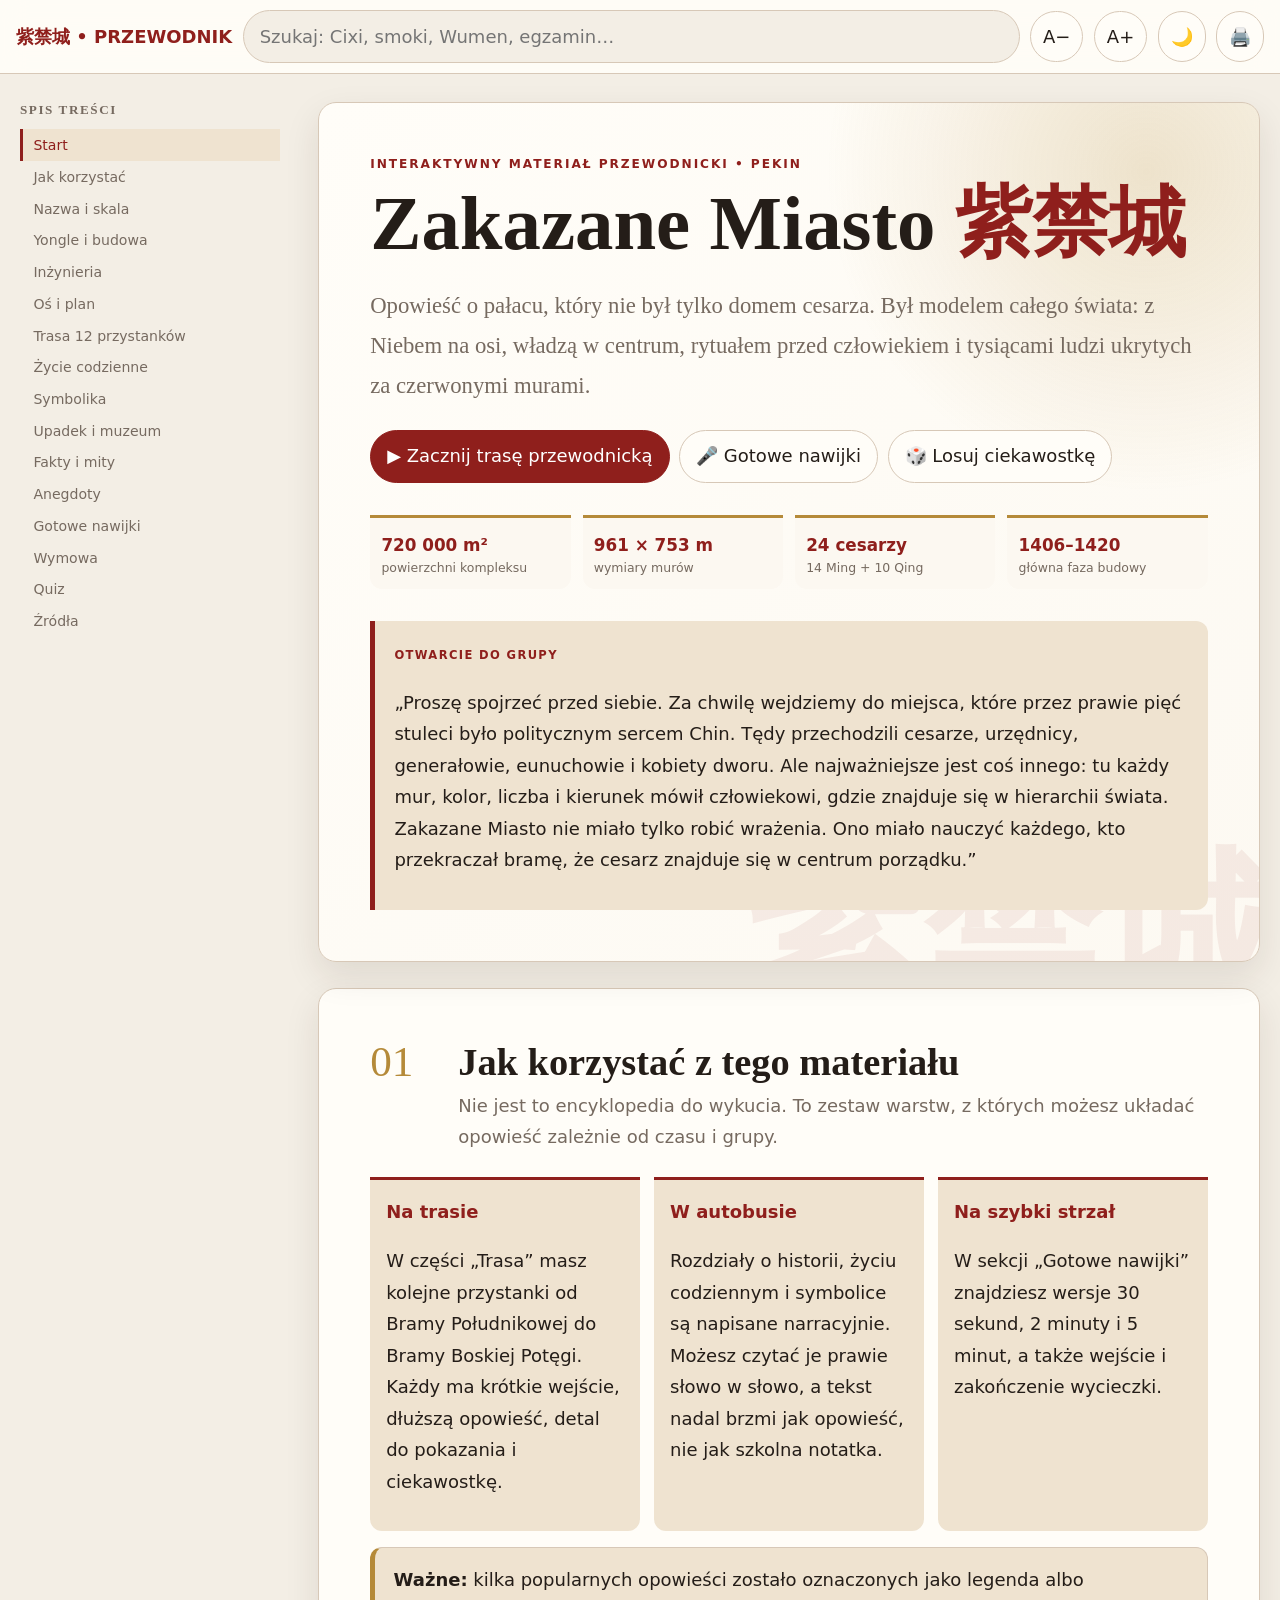
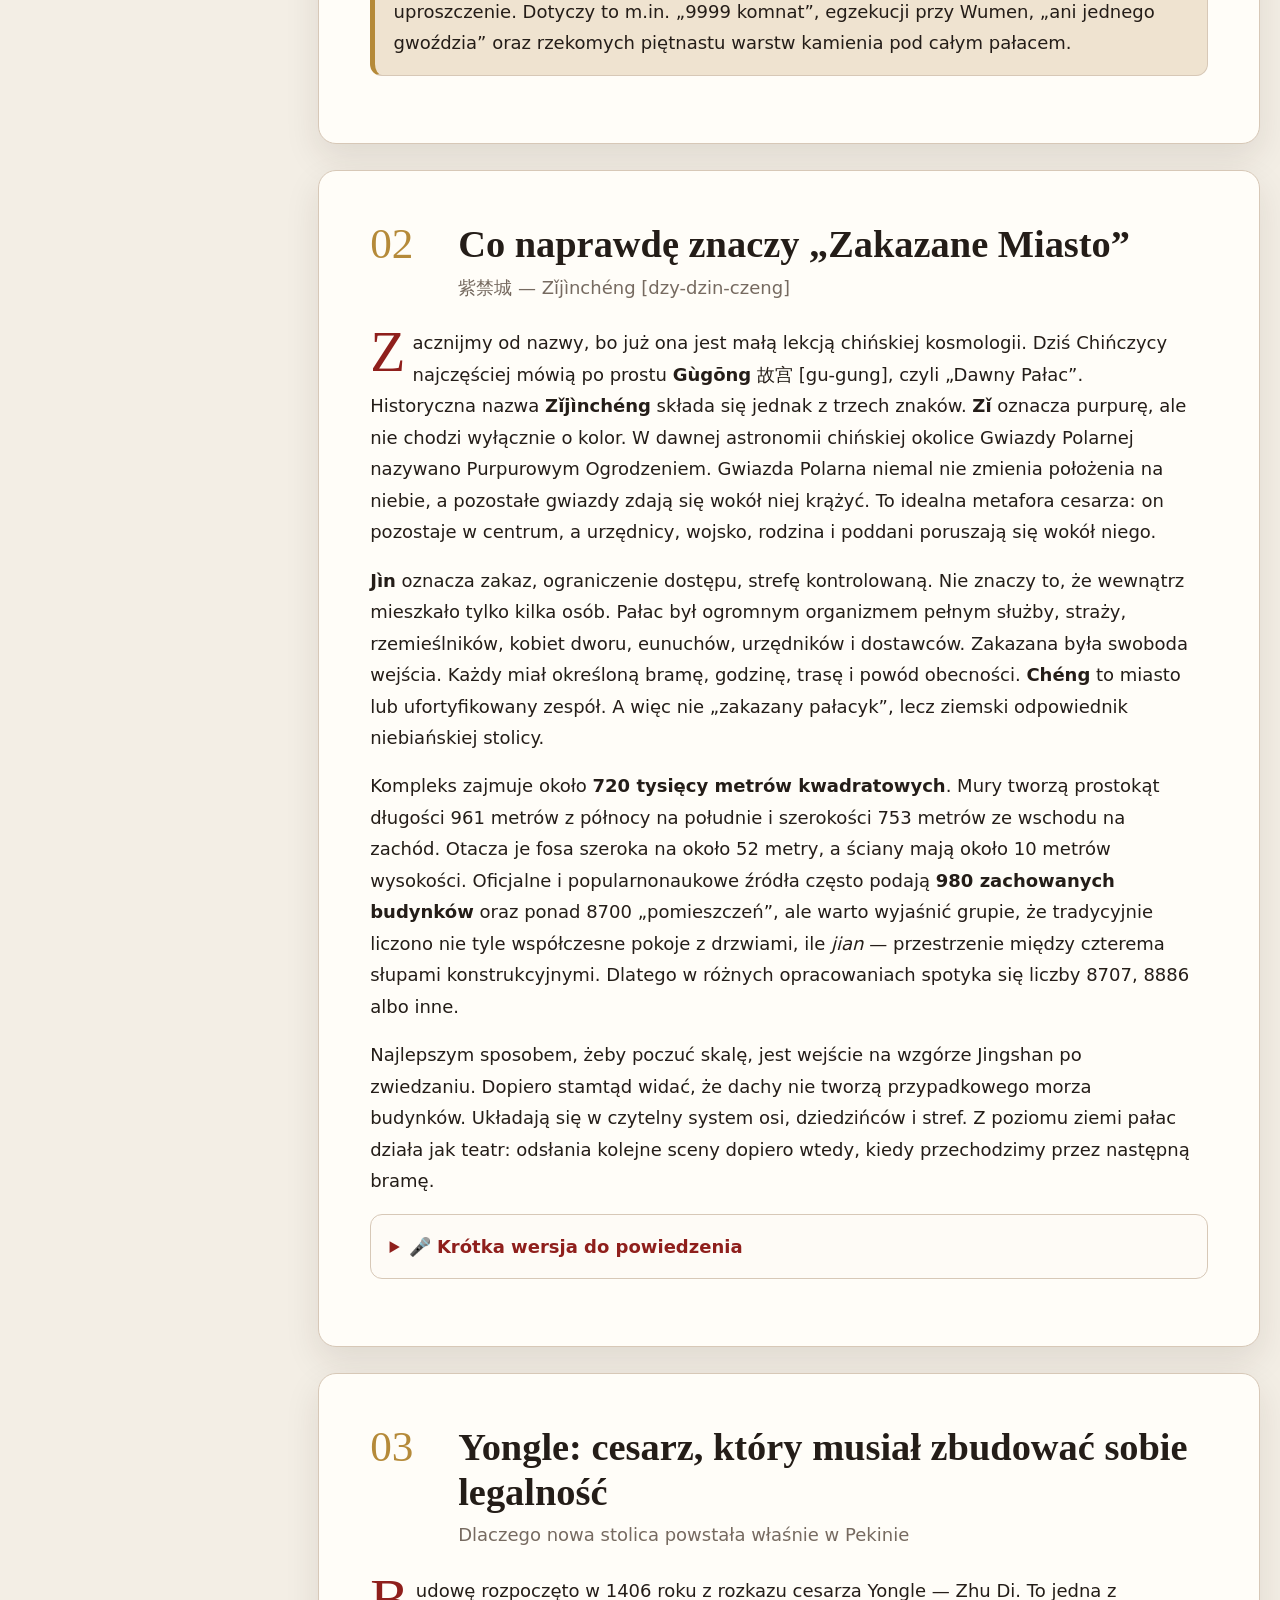
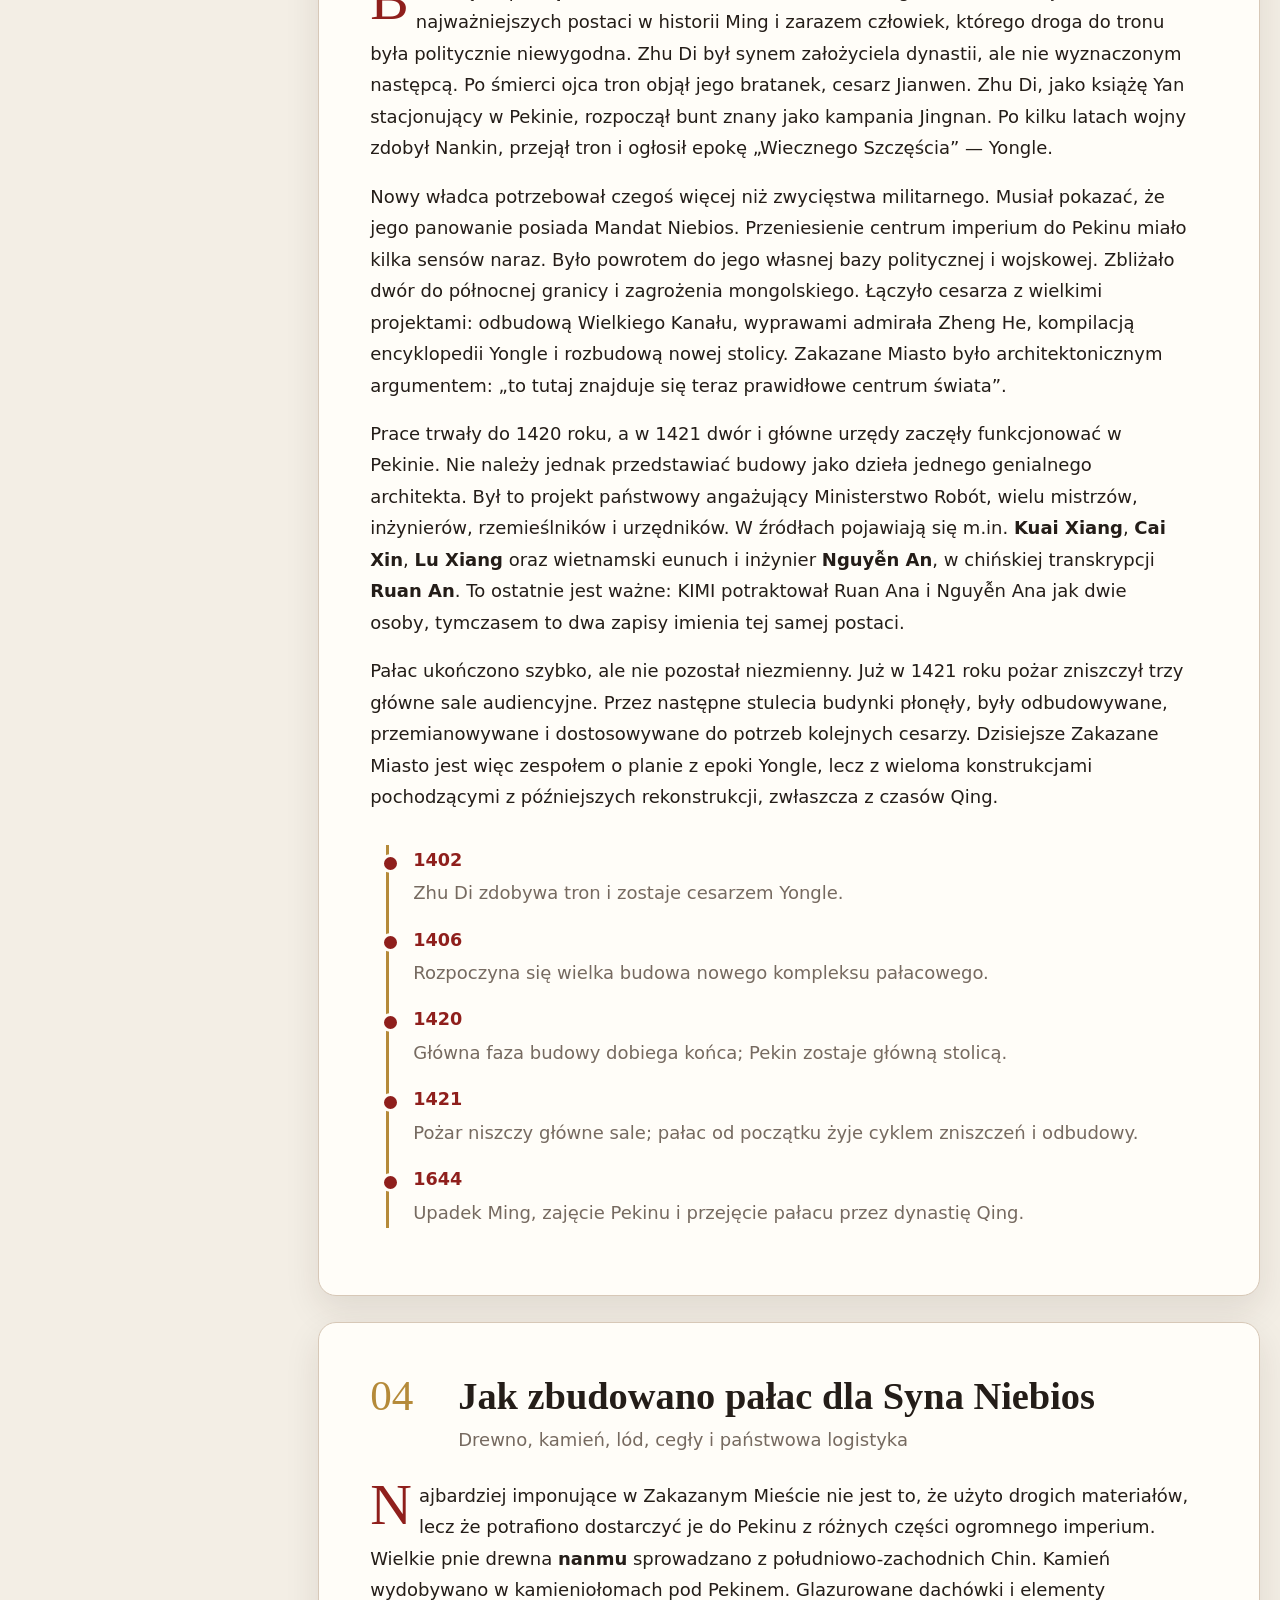
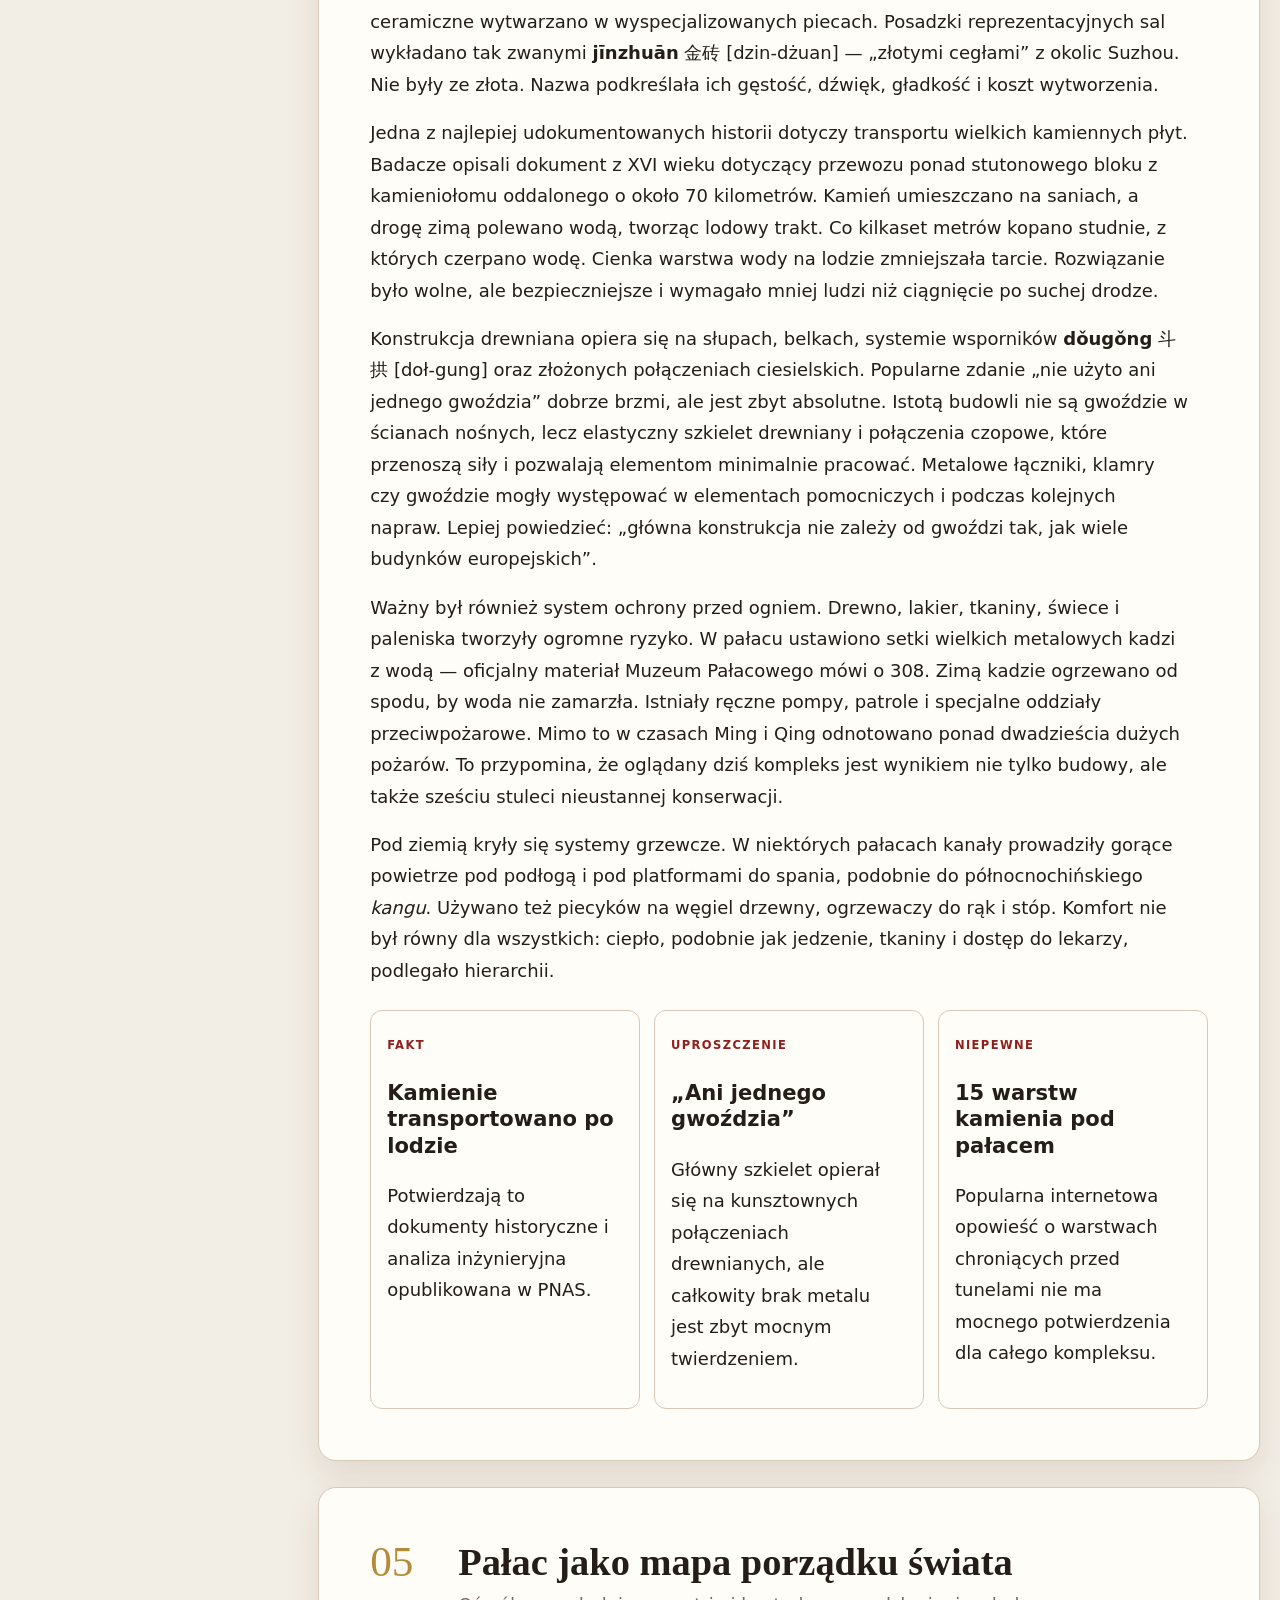
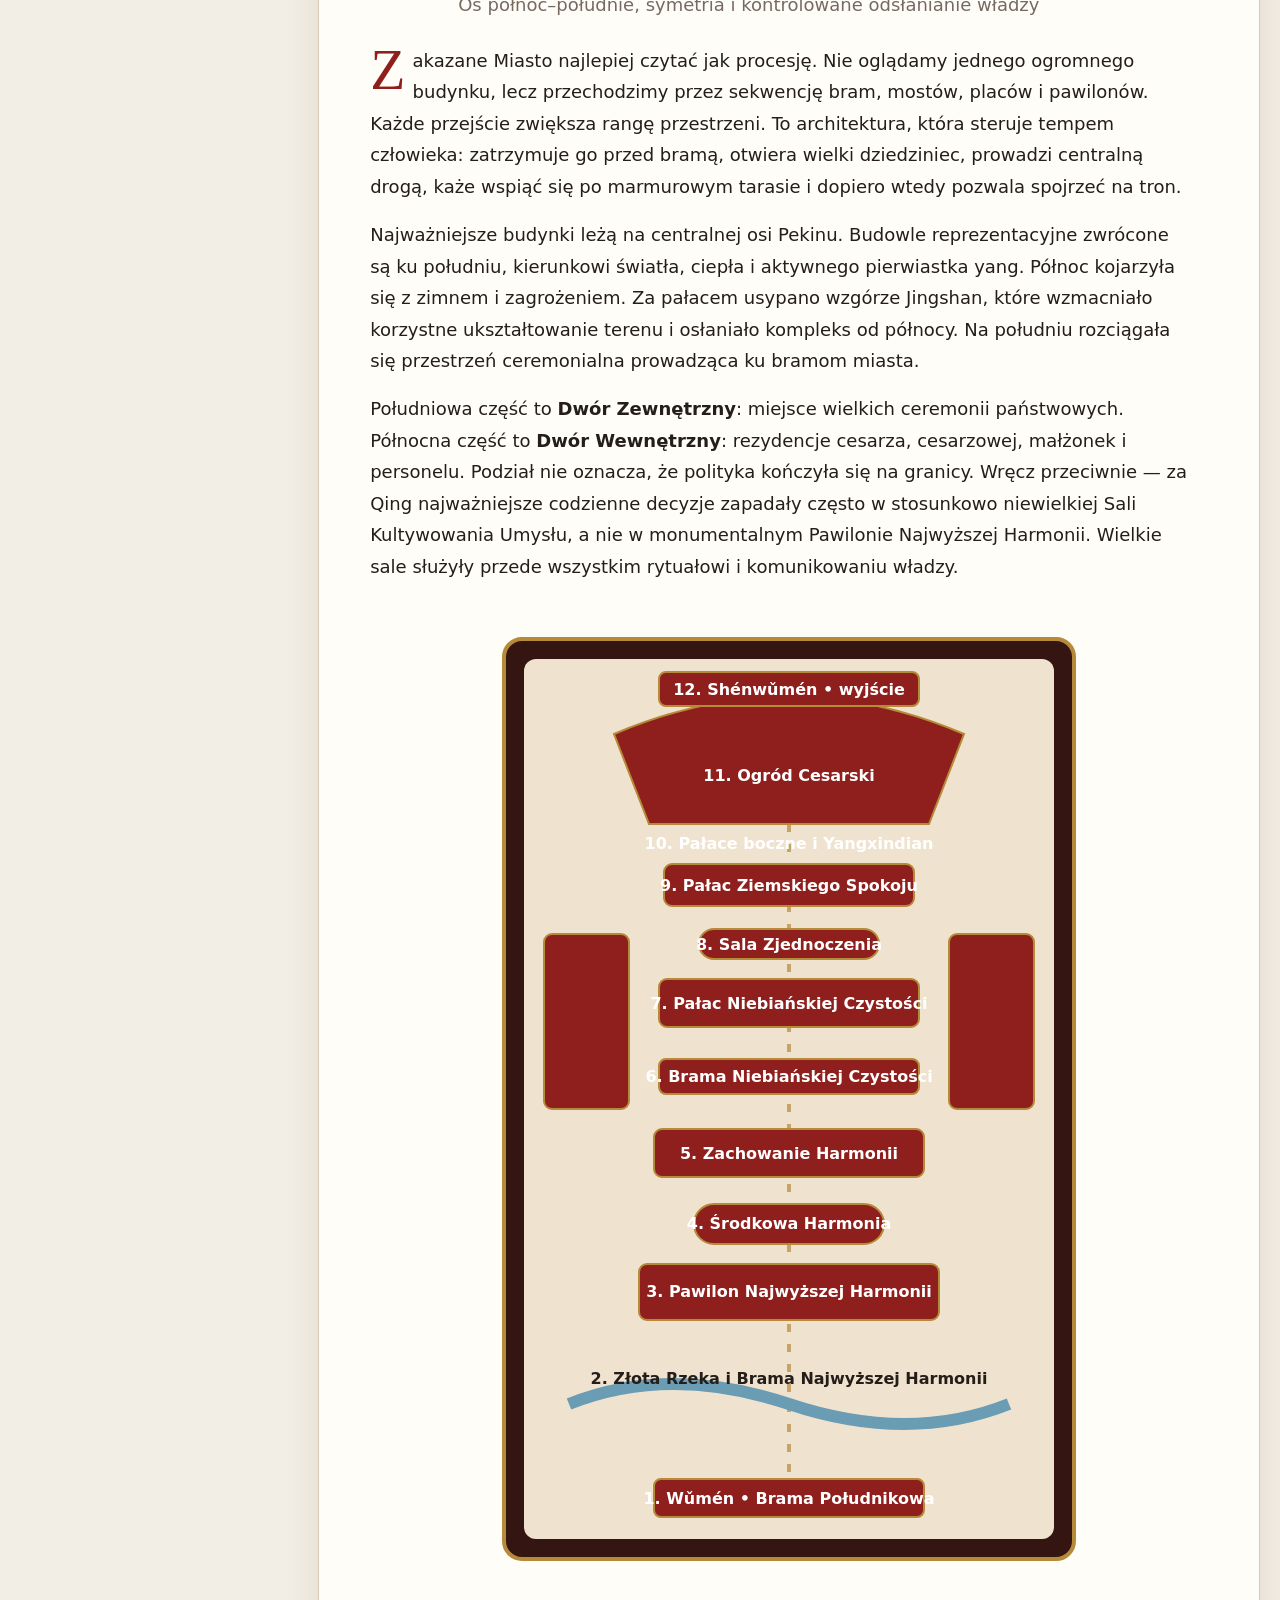
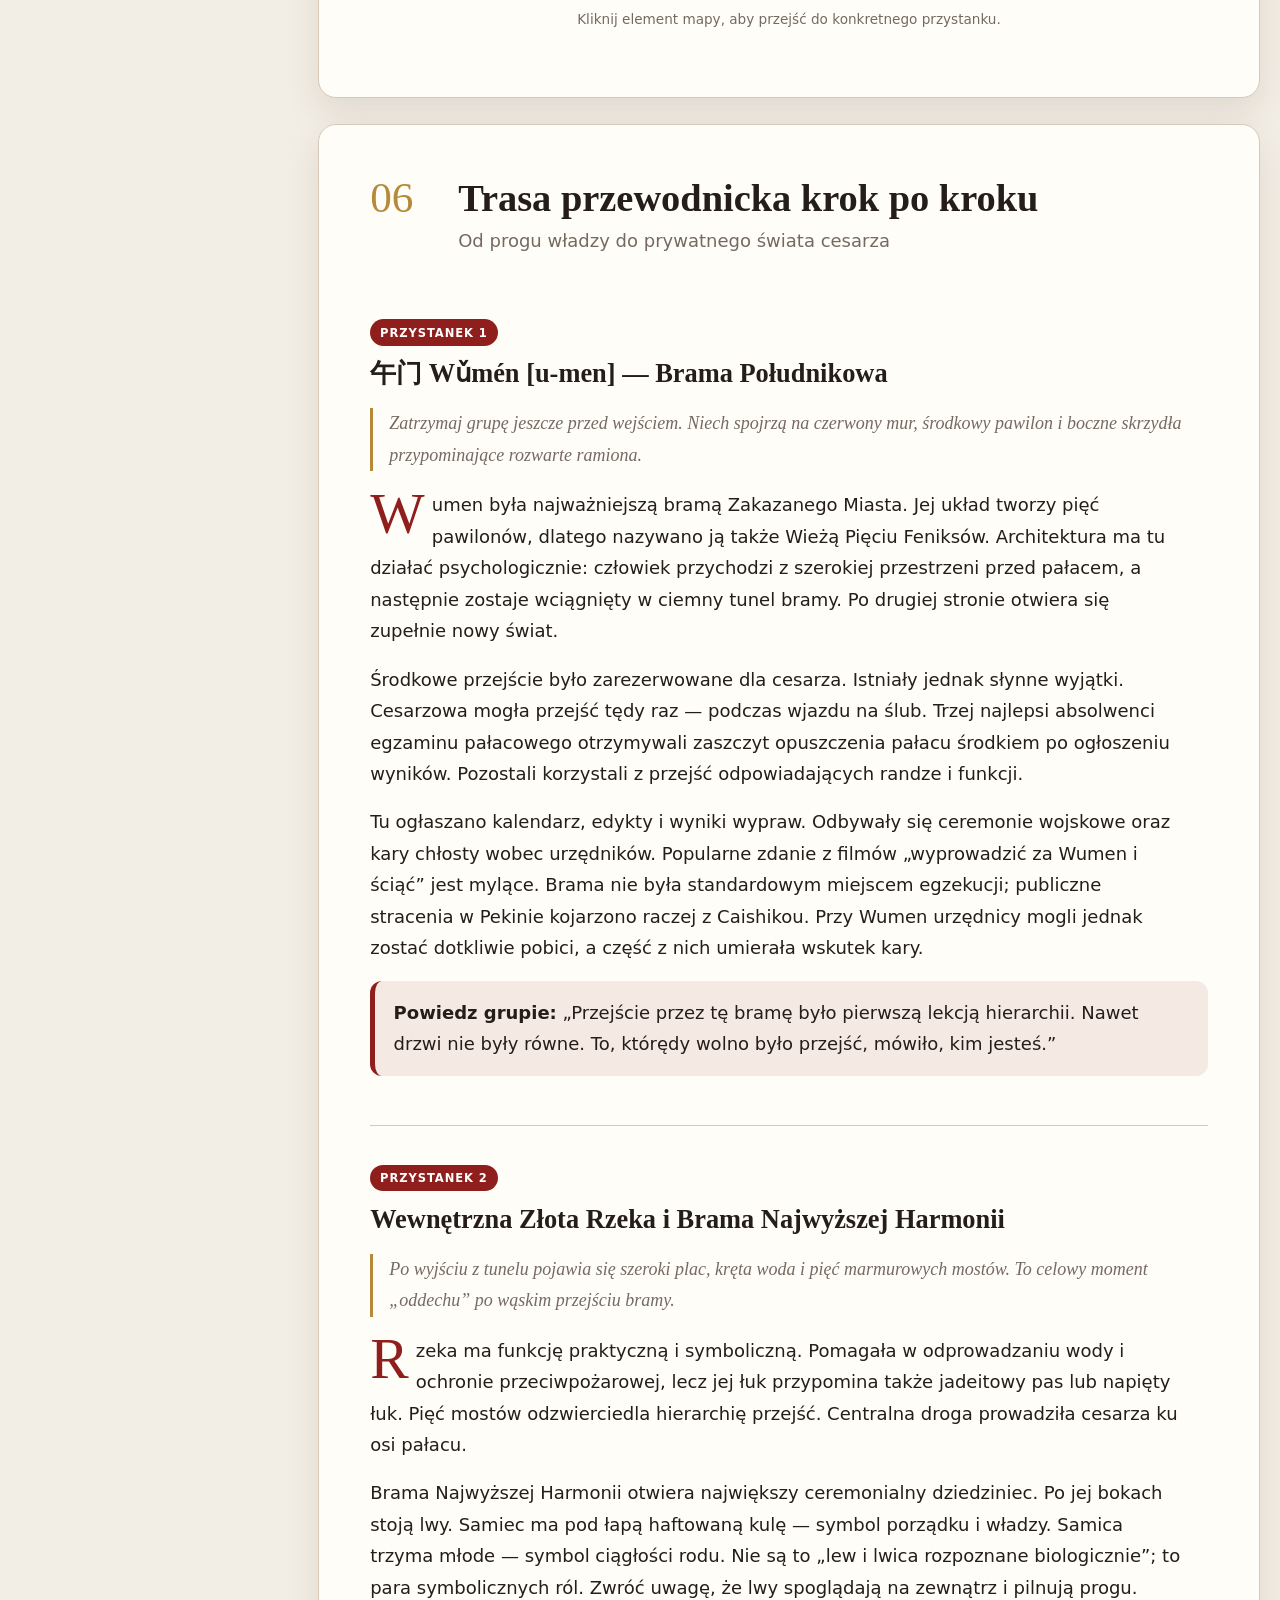
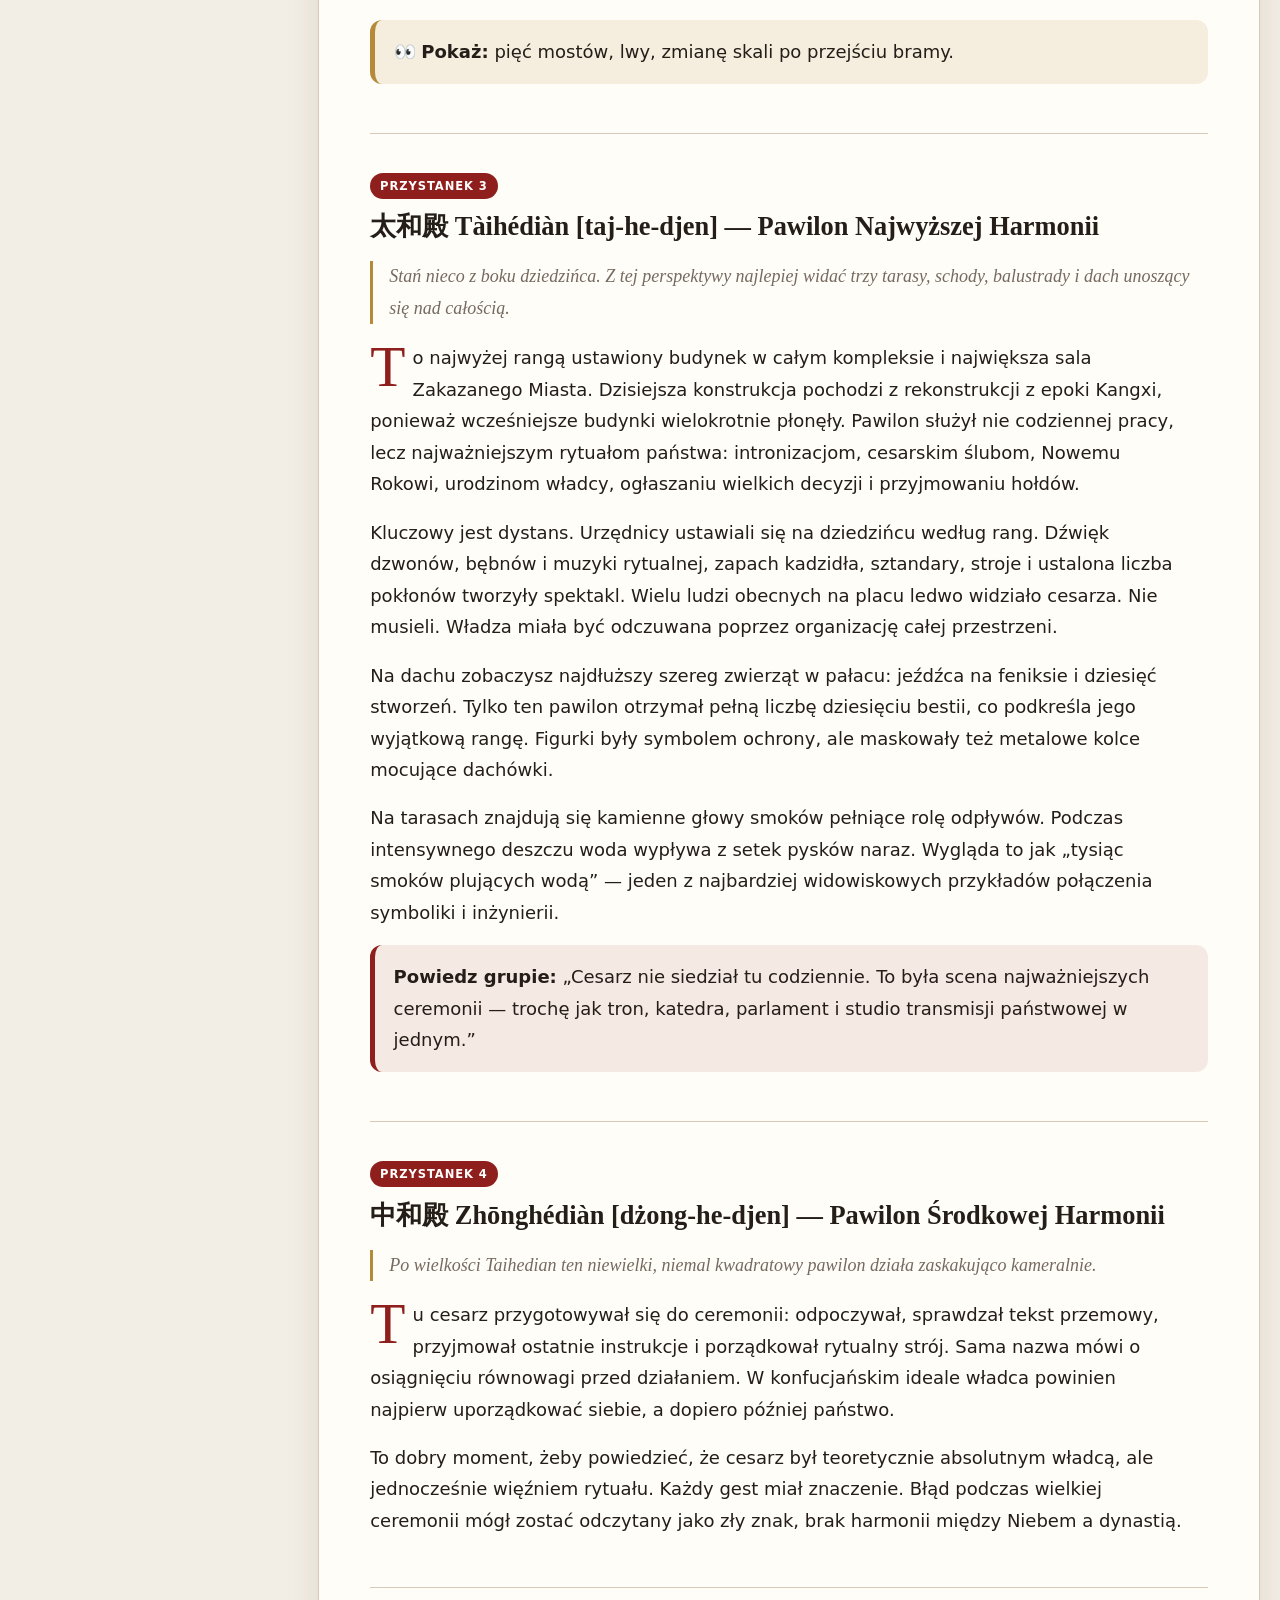
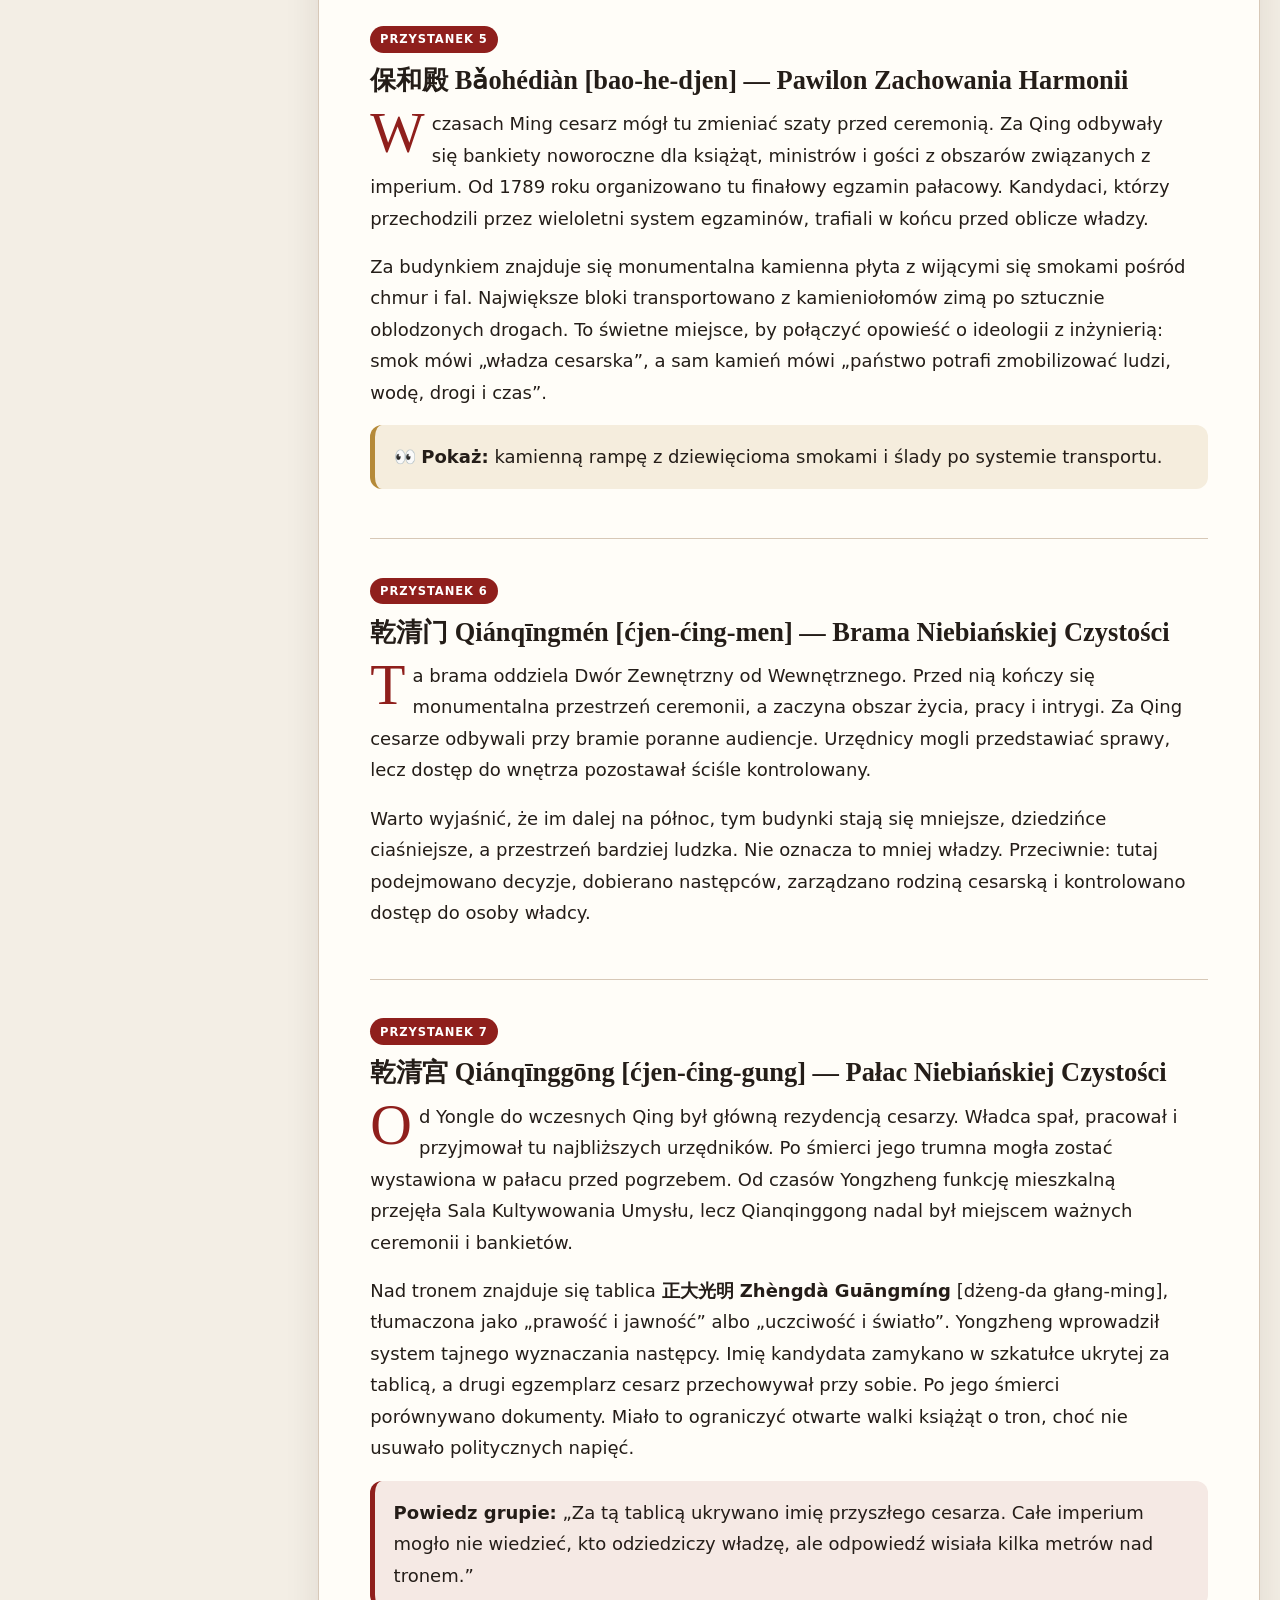
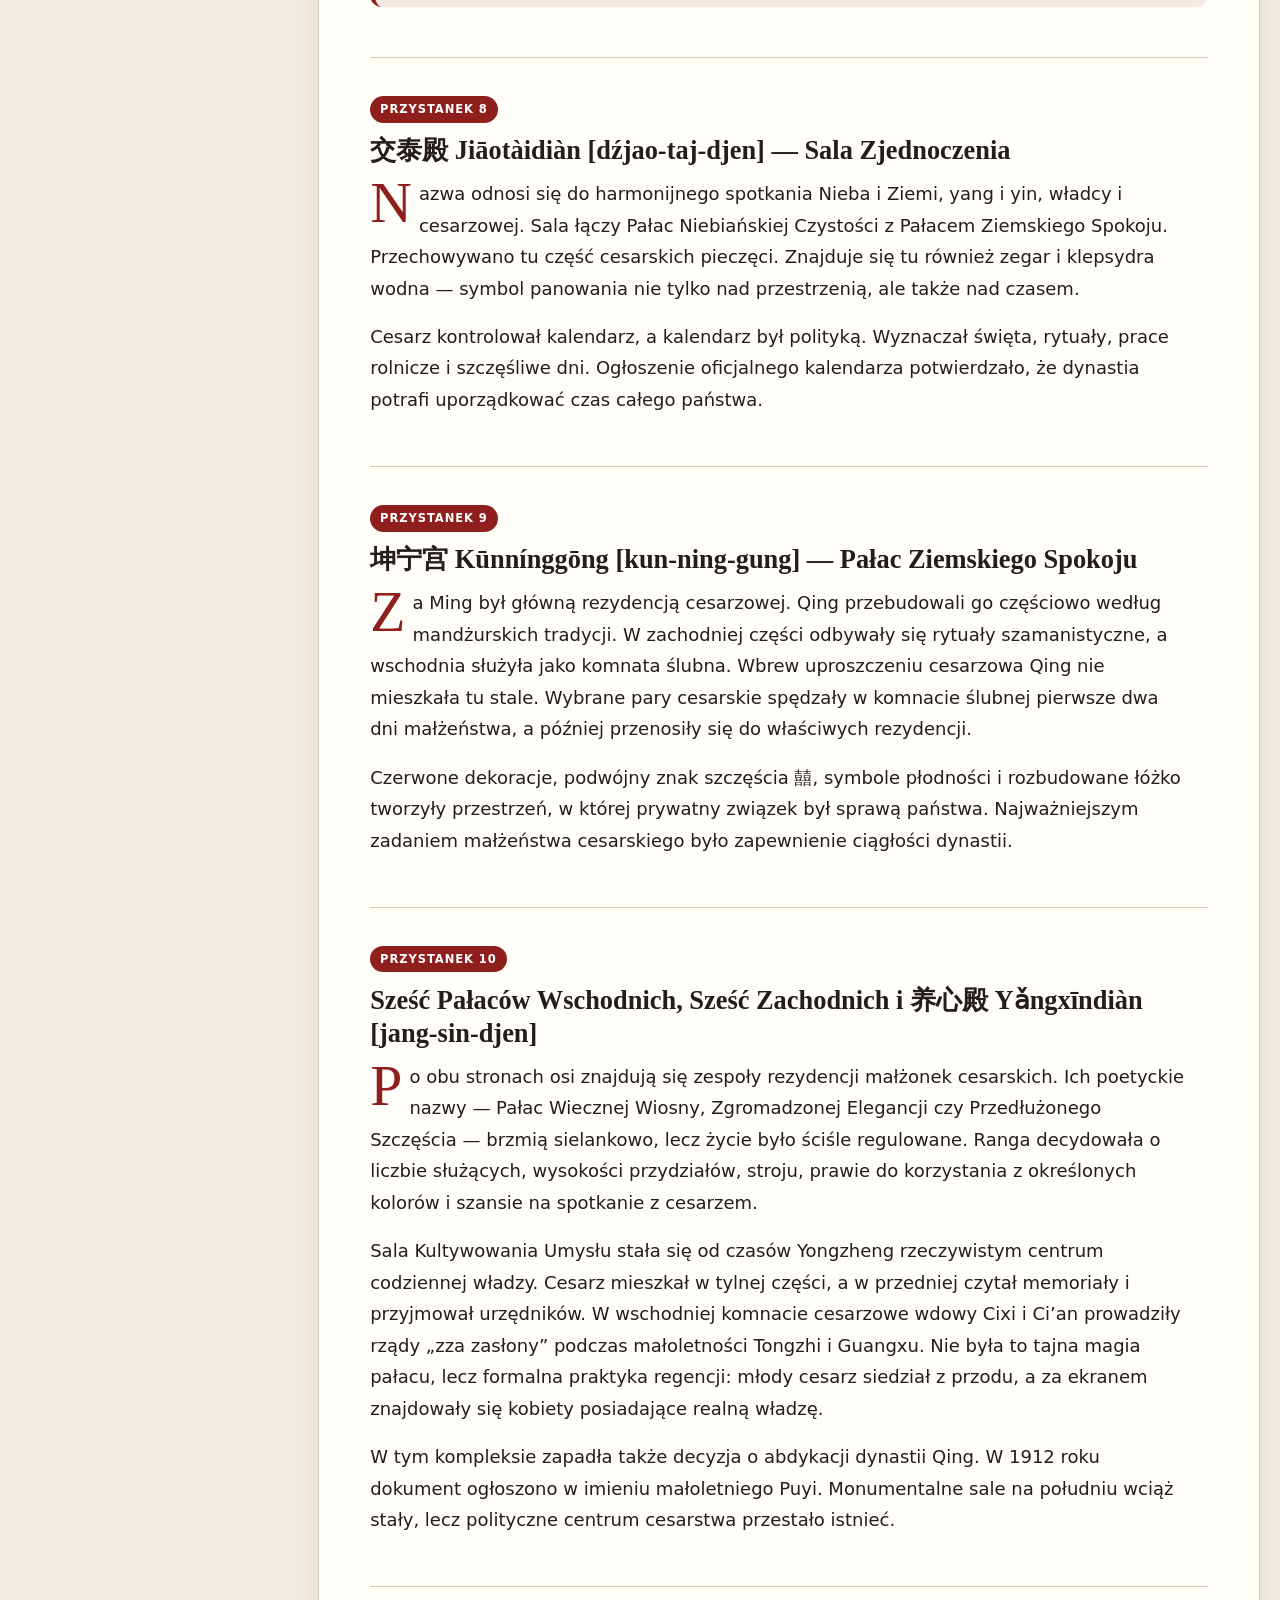
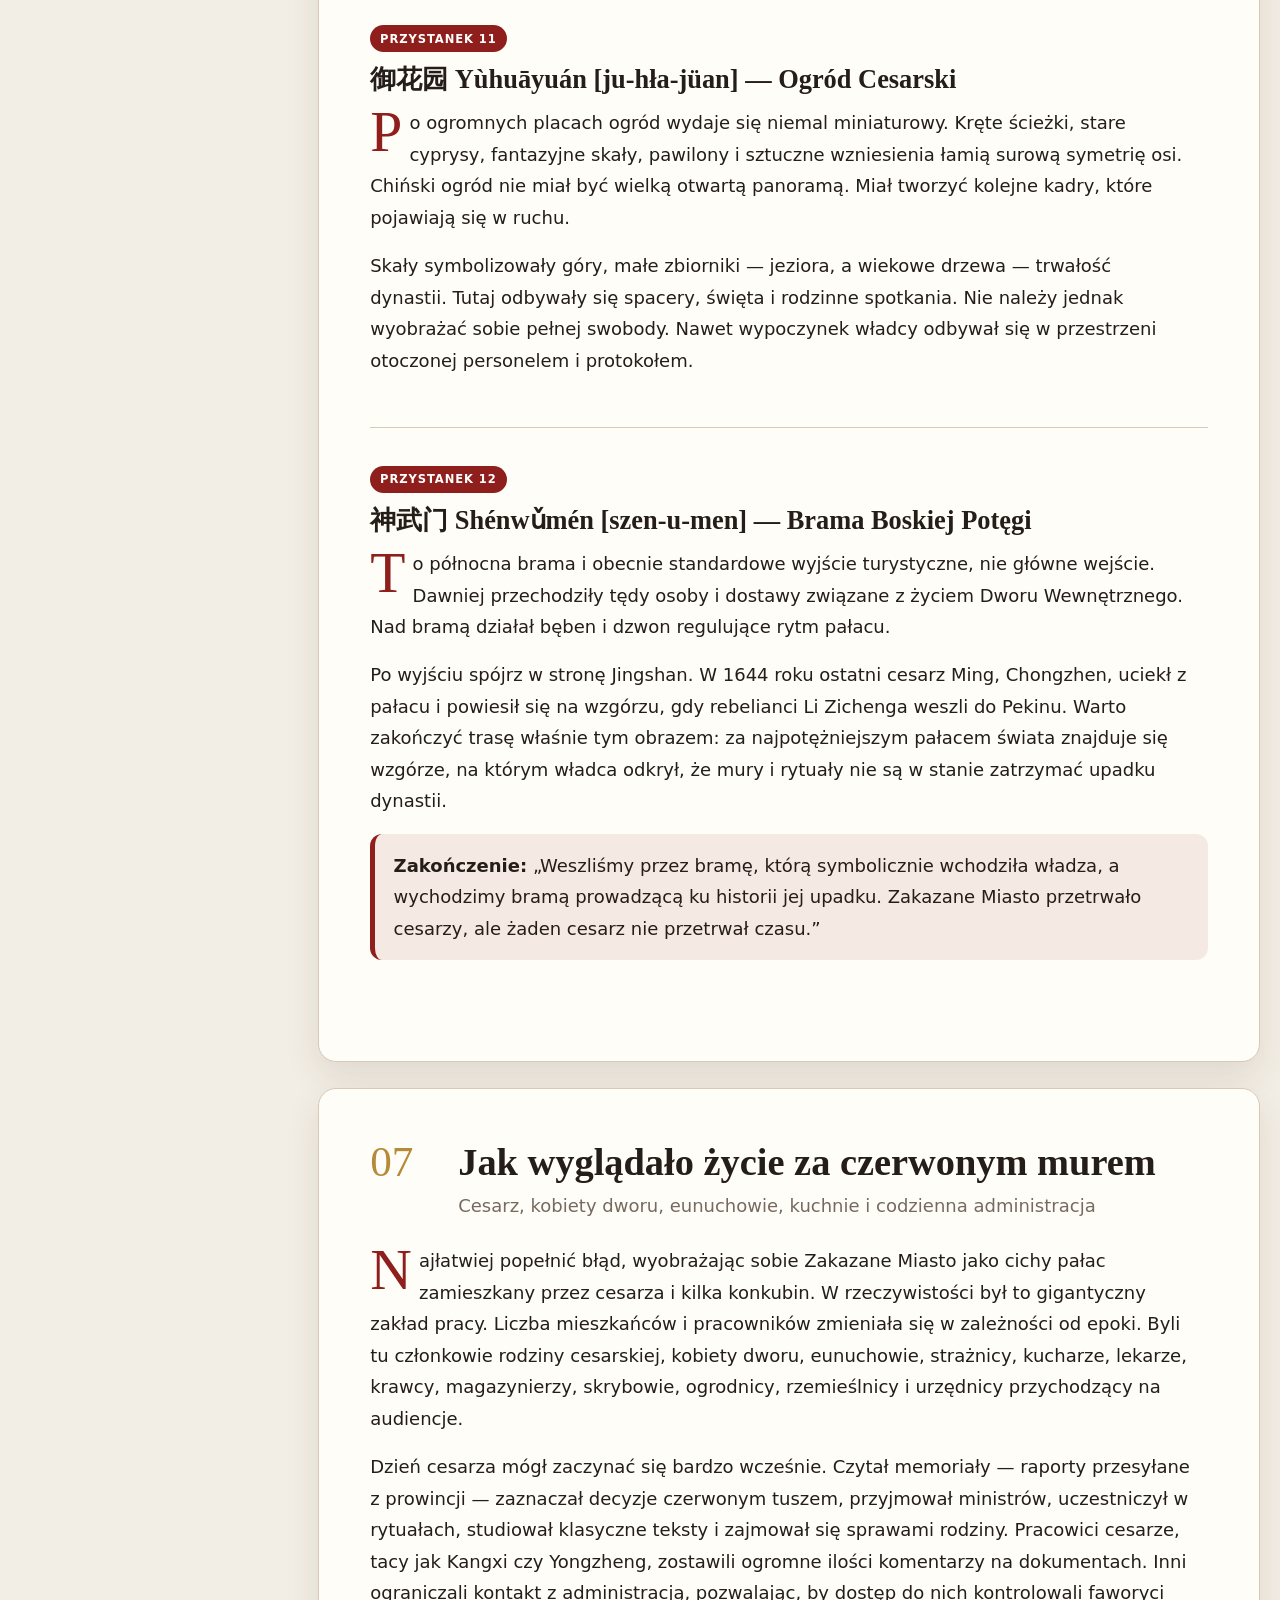
<file: materials/zakazane-miasto-pelny-przewodnik.html>
<!doctype html>
<html lang="pl">
<head>
<meta charset="utf-8">
<meta name="viewport" content="width=device-width,initial-scale=1">
<meta name="description" content="Interaktywny, rozbudowany przewodnik po Zakazanym Mieście w Pekinie dla pilota i przewodnika.">
<title>Zakazane Miasto — interaktywny przewodnik dla przewodnika</title>
<style>
:root{
  --bg:#f3eee5;--paper:#fffdf8;--ink:#241d18;--muted:#766a60;--line:#d7c8b7;
  --red:#8f1f1c;--red2:#b1392e;--gold:#b58a39;--deep:#351512;--chip:#efe3d0;
  --shadow:0 14px 35px rgba(52,30,18,.10);--radius:18px;--font:18px;
}
body.dark{
  --bg:#171310;--paper:#221b17;--ink:#f2e8dd;--muted:#bbaa9d;--line:#493b31;
  --red:#d45a4f;--red2:#ec796c;--gold:#d9ad58;--deep:#0e0907;--chip:#342920;
  --shadow:0 16px 40px rgba(0,0,0,.35);
}
*{box-sizing:border-box}
html{scroll-behavior:smooth}
body{margin:0;background:var(--bg);color:var(--ink);font-family:Inter,ui-sans-serif,system-ui,-apple-system,BlinkMacSystemFont,"Segoe UI",sans-serif;font-size:var(--font);line-height:1.75}
a{color:var(--red2)}
button,input{font:inherit}
button{border:1px solid var(--line);background:var(--paper);color:var(--ink);border-radius:999px;padding:.62rem 1rem;cursor:pointer}
button:hover{border-color:var(--red);color:var(--red)}
button.primary{background:var(--red);color:white;border-color:var(--red)}
button.primary:hover{background:var(--red2);color:white}
#progress{position:fixed;left:0;top:0;height:4px;background:linear-gradient(90deg,var(--red),var(--gold));width:0;z-index:100}
.appbar{position:sticky;top:0;z-index:90;background:color-mix(in srgb,var(--paper) 92%,transparent);backdrop-filter:blur(12px);border-bottom:1px solid var(--line)}
.appbar-inner{max-width:1280px;margin:auto;display:flex;align-items:center;gap:.65rem;padding:.6rem 1rem}
.brand{font-weight:800;white-space:nowrap;color:var(--red)}
.search{flex:1;min-width:150px;border:1px solid var(--line);background:var(--bg);color:var(--ink);border-radius:999px;padding:.62rem 1rem}
.icon-btn{padding:.55rem .75rem}
.layout{max-width:1280px;margin:auto;display:grid;grid-template-columns:270px minmax(0,1fr);gap:28px;padding:28px 20px 80px}
.sidebar{position:sticky;top:76px;align-self:start;max-height:calc(100vh - 95px);overflow:auto;padding-right:10px}
.sidebar h2{font-size:.82rem;letter-spacing:.12em;text-transform:uppercase;color:var(--muted);margin:0 0 .8rem}
.sidebar a{display:block;text-decoration:none;color:var(--muted);padding:.42rem .65rem;border-left:3px solid transparent;font-size:.88rem;line-height:1.3}
.sidebar a:hover,.sidebar a.active{color:var(--red);border-left-color:var(--red);background:var(--chip)}
main{min-width:0}
.hero,.chapter{background:var(--paper);border:1px solid var(--line);border-radius:var(--radius);padding:clamp(22px,4vw,54px);margin-bottom:26px;box-shadow:var(--shadow)}
.hero{position:relative;overflow:hidden;background:
radial-gradient(circle at 88% 8%,color-mix(in srgb,var(--gold) 22%,transparent),transparent 28%),
linear-gradient(135deg,var(--paper),color-mix(in srgb,var(--paper) 85%,var(--chip)))}
.hero:after{content:"紫禁城";position:absolute;right:-1rem;bottom:-4rem;font-family:serif;font-size:11rem;font-weight:700;color:color-mix(in srgb,var(--red) 7%,transparent);line-height:1;pointer-events:none}
.eyebrow{letter-spacing:.16em;font-size:.76rem;font-weight:800;color:var(--red)}
h1{font-family:Georgia,"Times New Roman",serif;font-size:clamp(2.4rem,6vw,5.3rem);line-height:1.04;margin:.55rem 0 1rem;max-width:850px}
h1 span{font-family:serif;color:var(--red);white-space:nowrap}
.lead{font-family:Georgia,serif;font-size:clamp(1.08rem,2vw,1.42rem);max-width:850px;color:var(--muted)}
.hero-actions{display:flex;flex-wrap:wrap;gap:.6rem;margin:1.5rem 0}
.stats{display:grid;grid-template-columns:repeat(4,1fr);gap:12px;margin-top:2rem}
.stats div{border-top:3px solid var(--gold);padding:.8rem .7rem;background:color-mix(in srgb,var(--paper) 82%,var(--chip));border-radius:0 0 12px 12px}
.stats strong{display:block;color:var(--red);font-size:1.05rem}
.stats span{display:block;color:var(--muted);font-size:.78rem;line-height:1.3}
.guide-opening{margin-top:2rem;border-left:5px solid var(--red);padding:1rem 1.2rem;background:var(--chip);border-radius:0 12px 12px 0;position:relative;z-index:1}
.guide-opening .label{font-size:.72rem;letter-spacing:.12em;font-weight:800;color:var(--red)}
.chapter-head{display:grid;grid-template-columns:70px 1fr;gap:18px;align-items:start;margin-bottom:1.5rem}
.chapter-no{font-family:Georgia,serif;font-size:2.7rem;color:var(--gold);line-height:1}
h2{font-family:Georgia,serif;font-size:clamp(1.7rem,3vw,2.7rem);line-height:1.15;margin:0 0 .35rem}
.chapter-head p{margin:0;color:var(--muted)}
h3{line-height:1.25}
.prose{max-width:820px}
.prose p{margin:0 0 1.05rem}
.prose p:first-child:first-letter{font-family:Georgia,serif;float:left;font-size:3.6rem;line-height:.8;padding:.12rem .45rem 0 0;color:var(--red)}
.grid-3{display:grid;grid-template-columns:repeat(3,1fr);gap:14px}
.feature{border-top:3px solid var(--red);background:var(--chip);padding:1rem;border-radius:0 0 12px 12px}
.feature b{color:var(--red)}
.note,.say,.detail,.research-note{padding:1rem 1.15rem;border-radius:12px;margin:1rem 0}
.note,.research-note{background:var(--chip);border:1px solid var(--line)}
.fact-check{border-left:5px solid var(--gold)}
.say{background:color-mix(in srgb,var(--red) 9%,var(--paper));border-left:5px solid var(--red)}
.detail{background:color-mix(in srgb,var(--gold) 14%,var(--paper));border-left:5px solid var(--gold)}
details{border:1px solid var(--line);border-radius:12px;margin:1rem 0;background:color-mix(in srgb,var(--paper) 94%,var(--chip))}
summary{cursor:pointer;font-weight:700;padding:1rem 1.15rem;color:var(--red)}
details>p,details>.prose{padding:0 1.15rem 1.15rem;margin:0}
.timeline{border-left:3px solid var(--gold);margin:2rem 0 0 1rem;padding-left:1.5rem}
.timeline div{position:relative;margin-bottom:1rem}
.timeline div:before{content:"";position:absolute;width:13px;height:13px;border-radius:50%;background:var(--red);left:-2rem;top:.55rem;border:3px solid var(--paper)}
.timeline time{display:block;font-weight:900;color:var(--red);font-size:1.1rem}
.timeline p{margin:.1rem 0;color:var(--muted)}
.timeline.dense{display:grid;grid-template-columns:repeat(2,1fr);gap:.4rem 2rem}
.myth-grid{display:grid;grid-template-columns:repeat(3,1fr);gap:14px;margin-top:1.5rem}
.myth-grid article{border:1px solid var(--line);border-radius:12px;padding:1rem}
.myth-grid span{font-size:.72rem;font-weight:900;letter-spacing:.12em;color:var(--red)}
.map-wrap{max-width:760px;margin:2rem auto 0}
#palaceMap{width:100%;height:auto;display:block}
.wall{fill:var(--deep);stroke:var(--gold);stroke-width:4}
.ground{fill:var(--chip)}
.axis{stroke:var(--gold);stroke-width:4;stroke-dasharray:8 12;opacity:.7}
.map-stop{cursor:pointer}
.map-stop rect,.map-stop path:not(.river){fill:var(--red);stroke:var(--gold);stroke-width:2;transition:.2s}
.map-stop text{fill:white;font-size:16px;text-anchor:middle;pointer-events:none;font-weight:700}
.map-stop:hover rect,.map-stop:hover path:not(.river){fill:var(--red2);filter:brightness(1.05)}
.river{fill:none;stroke:#6a9db4;stroke-width:12}
.map-stop text[x="380"][y="770"]{fill:var(--ink)}
.map-hint{text-align:center;color:var(--muted);font-size:.85rem}
.stop{scroll-margin-top:85px;border-top:1px solid var(--line);padding:2.1rem 0}
.stop:first-of-type{border-top:0}
.stop-tag{display:inline-block;background:var(--red);color:white;border-radius:999px;padding:.2rem .62rem;font-size:.72rem;font-weight:900;letter-spacing:.08em}
.stop h3{font-family:Georgia,serif;font-size:1.65rem;margin:.7rem 0}
.scene{font-family:Georgia,serif;font-style:italic;color:var(--muted);border-left:3px solid var(--gold);padding-left:1rem}
.day-grid{display:grid;grid-template-columns:repeat(4,1fr);gap:10px;margin-top:1.5rem}
.day-grid div{background:var(--chip);padding:1rem;border-radius:12px}
.day-grid time{font-weight:900;color:var(--red)}
.day-grid p{margin:.3rem 0 0;font-size:.88rem;color:var(--muted)}
.symbol-grid{display:grid;grid-template-columns:repeat(3,1fr);gap:14px}
.symbol-grid article{border:1px solid var(--line);border-radius:14px;padding:1.1rem}
.symbol-mark{font-family:serif;font-size:2.7rem;color:var(--red)}
.symbol-grid h3{margin:.2rem 0}
.symbol-grid p{font-size:.9rem;color:var(--muted)}
.fact-table{display:grid;gap:10px}
.fact-row{display:grid;grid-template-columns:1fr auto;gap:.6rem 1rem;border:1px solid var(--line);border-radius:12px;padding:1rem}
.fact-row p{grid-column:1/-1;margin:0;color:var(--muted)}
.fact-row span{font-size:.68rem;font-weight:900;letter-spacing:.08em;border-radius:999px;padding:.25rem .55rem;align-self:start}
.legend{background:#efe0a7;color:#564107}.false{background:#f0c1ba;color:#681711}.mixed{background:#d7d0ee;color:#372d66}
body.dark .legend,body.dark .false,body.dark .mixed{filter:brightness(.72);color:white}
.story-cards{display:grid;grid-template-columns:repeat(2,1fr);gap:14px}
.story-cards article{background:var(--chip);border-radius:14px;padding:1.1rem}
.story-cards h3{color:var(--red);margin:.1rem 0 .45rem}
.story-cards p{margin:0;color:var(--muted)}
.tabs{display:flex;flex-wrap:wrap;gap:.5rem;margin-bottom:1rem}
.tab.active{background:var(--red);color:#fff;border-color:var(--red)}
.talk{display:none;max-width:820px;background:var(--chip);padding:1.3rem;border-radius:14px;font-family:Georgia,serif}
.talk.active{display:block}
.glossary{display:grid;grid-template-columns:repeat(2,1fr);gap:10px}
.glossary>div{display:grid;grid-template-columns:1fr auto;gap:.3rem 1rem;border-bottom:1px solid var(--line);padding:.7rem}
.glossary span{color:var(--red);font-weight:700}
.glossary p{grid-column:1/-1;margin:0;color:var(--muted);font-size:.88rem}
.quiz-box{max-width:700px;border:1px solid var(--line);border-radius:14px;padding:1.2rem;background:var(--chip)}
#quizQuestion{font-weight:800;font-size:1.1rem}
#quizAnswers{display:grid;gap:.55rem}
#quizAnswers button{text-align:left;border-radius:10px;background:var(--paper)}
#quizAnswers button.correct{background:#d9ead3;border-color:#4f7f45;color:#24411f}
#quizAnswers button.wrong{background:#f2d0cc;border-color:#a7463c;color:#651c16}
#quizFeedback{min-height:1.6rem;font-weight:700}
.sources li{margin-bottom:.65rem}
.hidden-by-search{display:none!important}
.no-results{display:none;padding:1rem;background:var(--chip);border-radius:12px;color:var(--muted)}
.no-results.show{display:block}
.random-toast{position:fixed;right:22px;bottom:22px;max-width:380px;background:var(--deep);color:white;border:1px solid var(--gold);box-shadow:var(--shadow);border-radius:14px;padding:1rem 1.2rem;z-index:120;opacity:0;transform:translateY(20px);pointer-events:none;transition:.25s}
.random-toast.show{opacity:1;transform:translateY(0)}
@media(max-width:900px){
  .layout{grid-template-columns:1fr;padding:16px 12px 60px}
  .sidebar{position:static;max-height:none;display:flex;overflow:auto;gap:2px;background:var(--paper);border:1px solid var(--line);padding:.5rem;border-radius:12px}
  .sidebar h2{display:none}.sidebar a{white-space:nowrap;border-left:0;border-bottom:3px solid transparent}.sidebar a.active{border-left:0;border-bottom-color:var(--red)}
  .stats,.grid-3,.myth-grid,.symbol-grid{grid-template-columns:repeat(2,1fr)}
  .day-grid{grid-template-columns:repeat(2,1fr)}
}
@media(max-width:600px){
  .appbar-inner{flex-wrap:wrap}.brand{width:100%}.search{order:3;width:100%}
  .hero,.chapter{padding:22px 18px;border-radius:14px}
  .stats,.grid-3,.myth-grid,.symbol-grid,.story-cards,.glossary,.timeline.dense{grid-template-columns:1fr}
  .chapter-head{grid-template-columns:48px 1fr;gap:10px}.chapter-no{font-size:2rem}
  .fact-row{grid-template-columns:1fr}.fact-row span{justify-self:start}.fact-row p{grid-column:1}
}
@media print{
  #progress,.appbar,.sidebar,.hero-actions,.tabs,#quiz,.quiz-box button,.map-hint{display:none!important}
  body{background:white;color:black;font-size:12pt}
  .layout{display:block;max-width:none;padding:0}.hero,.chapter{box-shadow:none;border:0;border-radius:0;page-break-inside:avoid;margin:0 0 18pt;padding:0}
  .talk{display:block!important;background:white;border:1px solid #bbb}
  .stop{page-break-inside:avoid}
  a{color:black;text-decoration:none}
}
</style>
</head>
<body>
<div id="progress"></div>
<header class="appbar">
  <div class="appbar-inner">
    <div class="brand">紫禁城 • PRZEWODNIK</div>
    <input id="search" class="search" type="search" placeholder="Szukaj: Cixi, smoki, Wumen, egzamin…" aria-label="Szukaj w opracowaniu">
    <button id="fontMinus" class="icon-btn" type="button" title="Mniejszy tekst">A−</button>
    <button id="fontPlus" class="icon-btn" type="button" title="Większy tekst">A+</button>
    <button id="theme" class="icon-btn" type="button" title="Tryb ciemny">🌙</button>
    <button id="print" class="icon-btn" type="button" title="Drukuj lub zapisz PDF">🖨️</button>
  </div>
</header>
<div class="layout">
  <nav class="sidebar" aria-label="Spis treści"><h2>Spis treści</h2><a href="#start">Start</a>
<a href="#jak-czytac">Jak korzystać</a>
<a href="#nazwa-skala">Nazwa i skala</a>
<a href="#historia-budowy">Yongle i budowa</a>
<a href="#inzynieria">Inżynieria</a>
<a href="#os">Oś i plan</a>
<a href="#trasa">Trasa 12 przystanków</a>
<a href="#zycie">Życie codzienne</a>
<a href="#symbole">Symbolika</a>
<a href="#historia-pozniej">Upadek i muzeum</a>
<a href="#mity">Fakty i mity</a>
<a href="#ciekawostki">Anegdoty</a>
<a href="#wersje">Gotowe nawijki</a>
<a href="#slownik">Wymowa</a>
<a href="#quiz">Quiz</a>
<a href="#zrodla">Źródła</a></nav>
  <main>
    <div id="noResults" class="no-results">Brak wyników. Spróbuj innego hasła.</div>
    
<section class="hero searchable" id="start">
  <div class="eyebrow">INTERAKTYWNY MATERIAŁ PRZEWODNICKI • PEKIN</div>
  <h1>Zakazane Miasto <span>紫禁城</span></h1>
  <p class="lead">Opowieść o pałacu, który nie był tylko domem cesarza. Był modelem całego świata: z Niebem na osi, władzą w centrum, rytuałem przed człowiekiem i tysiącami ludzi ukrytych za czerwonymi murami.</p>
  <div class="hero-actions">
    <button class="primary" type="button" data-jump="trasa">▶ Zacznij trasę przewodnicką</button>
    <button type="button" data-jump="wersje">🎤 Gotowe nawijki</button>
    <button type="button" id="randomFact">🎲 Losuj ciekawostkę</button>
  </div>
  <div class="stats">
    <div><strong>720 000 m²</strong><span>powierzchni kompleksu</span></div>
    <div><strong>961 × 753 m</strong><span>wymiary murów</span></div>
    <div><strong>24 cesarzy</strong><span>14 Ming + 10 Qing</span></div>
    <div><strong>1406–1420</strong><span>główna faza budowy</span></div>
  </div>
  <div class="guide-opening">
    <span class="label">OTWARCIE DO GRUPY</span>
    <p>„Proszę spojrzeć przed siebie. Za chwilę wejdziemy do miejsca, które przez prawie pięć stuleci było politycznym sercem Chin. Tędy przechodzili cesarze, urzędnicy, generałowie, eunuchowie i kobiety dworu. Ale najważniejsze jest coś innego: tu każdy mur, kolor, liczba i kierunek mówił człowiekowi, gdzie znajduje się w hierarchii świata. Zakazane Miasto nie miało tylko robić wrażenia. Ono miało nauczyć każdego, kto przekraczał bramę, że cesarz znajduje się w centrum porządku.”</p>
  </div>
</section>


<section class="chapter searchable" id="jak-czytac">
  <div class="chapter-head">
    <span class="chapter-no">01</span>
    <div><h2>Jak korzystać z tego materiału</h2><p>Nie jest to encyklopedia do wykucia. To zestaw warstw, z których możesz układać opowieść zależnie od czasu i grupy.</p></div>
  </div>
  <div class="grid-3">
    <article class="feature"><b>Na trasie</b><p>W części „Trasa” masz kolejne przystanki od Bramy Południkowej do Bramy Boskiej Potęgi. Każdy ma krótkie wejście, dłuższą opowieść, detal do pokazania i ciekawostkę.</p></article>
    <article class="feature"><b>W autobusie</b><p>Rozdziały o historii, życiu codziennym i symbolice są napisane narracyjnie. Możesz czytać je prawie słowo w słowo, a tekst nadal brzmi jak opowieść, nie jak szkolna notatka.</p></article>
    <article class="feature"><b>Na szybki strzał</b><p>W sekcji „Gotowe nawijki” znajdziesz wersje 30 sekund, 2 minuty i 5 minut, a także wejście i zakończenie wycieczki.</p></article>
  </div>
  <div class="note fact-check"><b>Ważne:</b> kilka popularnych opowieści zostało oznaczonych jako legenda albo uproszczenie. Dotyczy to m.in. „9999 komnat”, egzekucji przy Wumen, „ani jednego gwoździa” oraz rzekomych piętnastu warstw kamienia pod całym pałacem.</div>
</section>


<section class="chapter searchable" id="nazwa-skala">
  <div class="chapter-head">
    <span class="chapter-no">02</span>
    <div><h2>Co naprawdę znaczy „Zakazane Miasto”</h2><p>紫禁城 — Zǐjìnchéng [dzy-dzin-czeng]</p></div>
  </div>
  <div class="prose">
    <p>Zacznijmy od nazwy, bo już ona jest małą lekcją chińskiej kosmologii. Dziś Chińczycy najczęściej mówią po prostu <b>Gùgōng</b> 故宫 [gu-gung], czyli „Dawny Pałac”. Historyczna nazwa <b>Zǐjìnchéng</b> składa się jednak z trzech znaków. <b>Zǐ</b> oznacza purpurę, ale nie chodzi wyłącznie o kolor. W dawnej astronomii chińskiej okolice Gwiazdy Polarnej nazywano Purpurowym Ogrodzeniem. Gwiazda Polarna niemal nie zmienia położenia na niebie, a pozostałe gwiazdy zdają się wokół niej krążyć. To idealna metafora cesarza: on pozostaje w centrum, a urzędnicy, wojsko, rodzina i poddani poruszają się wokół niego.</p>
    <p><b>Jìn</b> oznacza zakaz, ograniczenie dostępu, strefę kontrolowaną. Nie znaczy to, że wewnątrz mieszkało tylko kilka osób. Pałac był ogromnym organizmem pełnym służby, straży, rzemieślników, kobiet dworu, eunuchów, urzędników i dostawców. Zakazana była swoboda wejścia. Każdy miał określoną bramę, godzinę, trasę i powód obecności. <b>Chéng</b> to miasto lub ufortyfikowany zespół. A więc nie „zakazany pałacyk”, lecz ziemski odpowiednik niebiańskiej stolicy.</p>
    <p>Kompleks zajmuje około <b>720 tysięcy metrów kwadratowych</b>. Mury tworzą prostokąt długości 961 metrów z północy na południe i szerokości 753 metrów ze wschodu na zachód. Otacza je fosa szeroka na około 52 metry, a ściany mają około 10 metrów wysokości. Oficjalne i popularnonaukowe źródła często podają <b>980 zachowanych budynków</b> oraz ponad 8700 „pomieszczeń”, ale warto wyjaśnić grupie, że tradycyjnie liczono nie tyle współczesne pokoje z drzwiami, ile <i>jian</i> — przestrzenie między czterema słupami konstrukcyjnymi. Dlatego w różnych opracowaniach spotyka się liczby 8707, 8886 albo inne.</p>
    <p>Najlepszym sposobem, żeby poczuć skalę, jest wejście na wzgórze Jingshan po zwiedzaniu. Dopiero stamtąd widać, że dachy nie tworzą przypadkowego morza budynków. Układają się w czytelny system osi, dziedzińców i stref. Z poziomu ziemi pałac działa jak teatr: odsłania kolejne sceny dopiero wtedy, kiedy przechodzimy przez następną bramę.</p>
  </div>
  <details>
    <summary>🎤 Krótka wersja do powiedzenia</summary>
    <p>„Chińska nazwa nie oznacza po prostu pałacu, do którego nie wolno wejść. Purpura odnosi się do Gwiazdy Polarnej — centrum nieba. Cesarz miał być jej ziemskim odpowiednikiem. Zakazane Miasto było więc modelem kosmosu, w którym każdy wiedział, jak blisko centrum może się znaleźć.”</p>
  </details>
</section>


<section class="chapter searchable" id="historia-budowy">
  <div class="chapter-head">
    <span class="chapter-no">03</span>
    <div><h2>Yongle: cesarz, który musiał zbudować sobie legalność</h2><p>Dlaczego nowa stolica powstała właśnie w Pekinie</p></div>
  </div>
  <div class="prose">
    <p>Budowę rozpoczęto w 1406 roku z rozkazu cesarza Yongle — Zhu Di. To jedna z najważniejszych postaci w historii Ming i zarazem człowiek, którego droga do tronu była politycznie niewygodna. Zhu Di był synem założyciela dynastii, ale nie wyznaczonym następcą. Po śmierci ojca tron objął jego bratanek, cesarz Jianwen. Zhu Di, jako książę Yan stacjonujący w Pekinie, rozpoczął bunt znany jako kampania Jingnan. Po kilku latach wojny zdobył Nankin, przejął tron i ogłosił epokę „Wiecznego Szczęścia” — Yongle.</p>
    <p>Nowy władca potrzebował czegoś więcej niż zwycięstwa militarnego. Musiał pokazać, że jego panowanie posiada Mandat Niebios. Przeniesienie centrum imperium do Pekinu miało kilka sensów naraz. Było powrotem do jego własnej bazy politycznej i wojskowej. Zbliżało dwór do północnej granicy i zagrożenia mongolskiego. Łączyło cesarza z wielkimi projektami: odbudową Wielkiego Kanału, wyprawami admirała Zheng He, kompilacją encyklopedii Yongle i rozbudową nowej stolicy. Zakazane Miasto było architektonicznym argumentem: „to tutaj znajduje się teraz prawidłowe centrum świata”.</p>
    <p>Prace trwały do 1420 roku, a w 1421 dwór i główne urzędy zaczęły funkcjonować w Pekinie. Nie należy jednak przedstawiać budowy jako dzieła jednego genialnego architekta. Był to projekt państwowy angażujący Ministerstwo Robót, wielu mistrzów, inżynierów, rzemieślników i urzędników. W źródłach pojawiają się m.in. <b>Kuai Xiang</b>, <b>Cai Xin</b>, <b>Lu Xiang</b> oraz wietnamski eunuch i inżynier <b>Nguyễn An</b>, w chińskiej transkrypcji <b>Ruan An</b>. To ostatnie jest ważne: KIMI potraktował Ruan Ana i Nguyễn Ana jak dwie osoby, tymczasem to dwa zapisy imienia tej samej postaci.</p>
    <p>Pałac ukończono szybko, ale nie pozostał niezmienny. Już w 1421 roku pożar zniszczył trzy główne sale audiencyjne. Przez następne stulecia budynki płonęły, były odbudowywane, przemianowywane i dostosowywane do potrzeb kolejnych cesarzy. Dzisiejsze Zakazane Miasto jest więc zespołem o planie z epoki Yongle, lecz z wieloma konstrukcjami pochodzącymi z późniejszych rekonstrukcji, zwłaszcza z czasów Qing.</p>
  </div>
  <div class="timeline">
    <div><time>1402</time><p>Zhu Di zdobywa tron i zostaje cesarzem Yongle.</p></div>
    <div><time>1406</time><p>Rozpoczyna się wielka budowa nowego kompleksu pałacowego.</p></div>
    <div><time>1420</time><p>Główna faza budowy dobiega końca; Pekin zostaje główną stolicą.</p></div>
    <div><time>1421</time><p>Pożar niszczy główne sale; pałac od początku żyje cyklem zniszczeń i odbudowy.</p></div>
    <div><time>1644</time><p>Upadek Ming, zajęcie Pekinu i przejęcie pałacu przez dynastię Qing.</p></div>
  </div>
</section>


<section class="chapter searchable" id="inzynieria">
  <div class="chapter-head">
    <span class="chapter-no">04</span>
    <div><h2>Jak zbudowano pałac dla Syna Niebios</h2><p>Drewno, kamień, lód, cegły i państwowa logistyka</p></div>
  </div>
  <div class="prose">
    <p>Najbardziej imponujące w Zakazanym Mieście nie jest to, że użyto drogich materiałów, lecz że potrafiono dostarczyć je do Pekinu z różnych części ogromnego imperium. Wielkie pnie drewna <b>nanmu</b> sprowadzano z południowo-zachodnich Chin. Kamień wydobywano w kamieniołomach pod Pekinem. Glazurowane dachówki i elementy ceramiczne wytwarzano w wyspecjalizowanych piecach. Posadzki reprezentacyjnych sal wykładano tak zwanymi <b>jīnzhuān</b> 金砖 [dzin-dżuan] — „złotymi cegłami” z okolic Suzhou. Nie były ze złota. Nazwa podkreślała ich gęstość, dźwięk, gładkość i koszt wytworzenia.</p>
    <p>Jedna z najlepiej udokumentowanych historii dotyczy transportu wielkich kamiennych płyt. Badacze opisali dokument z XVI wieku dotyczący przewozu ponad stutonowego bloku z kamieniołomu oddalonego o około 70 kilometrów. Kamień umieszczano na saniach, a drogę zimą polewano wodą, tworząc lodowy trakt. Co kilkaset metrów kopano studnie, z których czerpano wodę. Cienka warstwa wody na lodzie zmniejszała tarcie. Rozwiązanie było wolne, ale bezpieczniejsze i wymagało mniej ludzi niż ciągnięcie po suchej drodze.</p>
    <p>Konstrukcja drewniana opiera się na słupach, belkach, systemie wsporników <b>dǒugǒng</b> 斗拱 [doł-gung] oraz złożonych połączeniach ciesielskich. Popularne zdanie „nie użyto ani jednego gwoździa” dobrze brzmi, ale jest zbyt absolutne. Istotą budowli nie są gwoździe w ścianach nośnych, lecz elastyczny szkielet drewniany i połączenia czopowe, które przenoszą siły i pozwalają elementom minimalnie pracować. Metalowe łączniki, klamry czy gwoździe mogły występować w elementach pomocniczych i podczas kolejnych napraw. Lepiej powiedzieć: „główna konstrukcja nie zależy od gwoździ tak, jak wiele budynków europejskich”.</p>
    <p>Ważny był również system ochrony przed ogniem. Drewno, lakier, tkaniny, świece i paleniska tworzyły ogromne ryzyko. W pałacu ustawiono setki wielkich metalowych kadzi z wodą — oficjalny materiał Muzeum Pałacowego mówi o 308. Zimą kadzie ogrzewano od spodu, by woda nie zamarzła. Istniały ręczne pompy, patrole i specjalne oddziały przeciwpożarowe. Mimo to w czasach Ming i Qing odnotowano ponad dwadzieścia dużych pożarów. To przypomina, że oglądany dziś kompleks jest wynikiem nie tylko budowy, ale także sześciu stuleci nieustannej konserwacji.</p>
    <p>Pod ziemią kryły się systemy grzewcze. W niektórych pałacach kanały prowadziły gorące powietrze pod podłogą i pod platformami do spania, podobnie do północnochińskiego <i>kangu</i>. Używano też piecyków na węgiel drzewny, ogrzewaczy do rąk i stóp. Komfort nie był równy dla wszystkich: ciepło, podobnie jak jedzenie, tkaniny i dostęp do lekarzy, podlegało hierarchii.</p>
  </div>
  <div class="myth-grid">
    <article><span>FAKT</span><h3>Kamienie transportowano po lodzie</h3><p>Potwierdzają to dokumenty historyczne i analiza inżynieryjna opublikowana w PNAS.</p></article>
    <article><span>UPROSZCZENIE</span><h3>„Ani jednego gwoździa”</h3><p>Główny szkielet opierał się na kunsztownych połączeniach drewnianych, ale całkowity brak metalu jest zbyt mocnym twierdzeniem.</p></article>
    <article><span>NIEPEWNE</span><h3>15 warstw kamienia pod pałacem</h3><p>Popularna internetowa opowieść o warstwach chroniących przed tunelami nie ma mocnego potwierdzenia dla całego kompleksu.</p></article>
  </div>
</section>


<section class="chapter searchable" id="os">
  <div class="chapter-head">
    <span class="chapter-no">05</span>
    <div><h2>Pałac jako mapa porządku świata</h2><p>Oś północ–południe, symetria i kontrolowane odsłanianie władzy</p></div>
  </div>
  <div class="prose">
    <p>Zakazane Miasto najlepiej czytać jak procesję. Nie oglądamy jednego ogromnego budynku, lecz przechodzimy przez sekwencję bram, mostów, placów i pawilonów. Każde przejście zwiększa rangę przestrzeni. To architektura, która steruje tempem człowieka: zatrzymuje go przed bramą, otwiera wielki dziedziniec, prowadzi centralną drogą, każe wspiąć się po marmurowym tarasie i dopiero wtedy pozwala spojrzeć na tron.</p>
    <p>Najważniejsze budynki leżą na centralnej osi Pekinu. Budowle reprezentacyjne zwrócone są ku południu, kierunkowi światła, ciepła i aktywnego pierwiastka yang. Północ kojarzyła się z zimnem i zagrożeniem. Za pałacem usypano wzgórze Jingshan, które wzmacniało korzystne ukształtowanie terenu i osłaniało kompleks od północy. Na południu rozciągała się przestrzeń ceremonialna prowadząca ku bramom miasta.</p>
    <p>Południowa część to <b>Dwór Zewnętrzny</b>: miejsce wielkich ceremonii państwowych. Północna część to <b>Dwór Wewnętrzny</b>: rezydencje cesarza, cesarzowej, małżonek i personelu. Podział nie oznacza, że polityka kończyła się na granicy. Wręcz przeciwnie — za Qing najważniejsze codzienne decyzje zapadały często w stosunkowo niewielkiej Sali Kultywowania Umysłu, a nie w monumentalnym Pawilonie Najwyższej Harmonii. Wielkie sale służyły przede wszystkim rytuałowi i komunikowaniu władzy.</p>
  </div>

  <div class="map-wrap" aria-label="Schemat centralnej osi Zakazanego Miasta">
    <svg id="palaceMap" viewBox="0 0 760 980" role="img" aria-labelledby="mapTitle mapDesc">
      <title id="mapTitle">Schemat centralnej osi Zakazanego Miasta</title>
      <desc id="mapDesc">Interaktywny schemat od Bramy Południkowej na południu do Bramy Boskiej Potęgi na północy.</desc>
      <rect x="95" y="25" width="570" height="920" rx="18" class="wall"/>
      <rect x="115" y="45" width="530" height="880" rx="12" class="ground"/>
      <path d="M380 70V900" class="axis"/>
      <g class="map-stop" data-target="stop-wumen"><rect x="245" y="865" width="270" height="38" rx="7"/><text x="380" y="890">1. Wǔmén • Brama Południkowa</text></g>
      <g class="map-stop" data-target="stop-rzeka"><path d="M160 790 Q260 750 380 790 T600 790" class="river"/><text x="380" y="770">2. Złota Rzeka i Brama Najwyższej Harmonii</text></g>
      <g class="map-stop" data-target="stop-taihe"><rect x="230" y="650" width="300" height="56" rx="8"/><text x="380" y="683">3. Pawilon Najwyższej Harmonii</text></g>
      <g class="map-stop" data-target="stop-zhonghe"><rect x="285" y="590" width="190" height="40" rx="20"/><text x="380" y="615">4. Środkowa Harmonia</text></g>
      <g class="map-stop" data-target="stop-baohe"><rect x="245" y="515" width="270" height="48" rx="8"/><text x="380" y="545">5. Zachowanie Harmonii</text></g>
      <g class="map-stop" data-target="stop-qianqingmen"><rect x="250" y="445" width="260" height="35" rx="7"/><text x="380" y="468">6. Brama Niebiańskiej Czystości</text></g>
      <g class="map-stop" data-target="stop-qianqing"><rect x="250" y="365" width="260" height="48" rx="8"/><text x="380" y="395">7. Pałac Niebiańskiej Czystości</text></g>
      <g class="map-stop" data-target="stop-jiaotai"><rect x="290" y="315" width="180" height="30" rx="15"/><text x="380" y="336">8. Sala Zjednoczenia</text></g>
      <g class="map-stop" data-target="stop-kunning"><rect x="255" y="250" width="250" height="42" rx="8"/><text x="380" y="277">9. Pałac Ziemskiego Spokoju</text></g>
      <g class="map-stop" data-target="stop-boczne"><rect x="135" y="320" width="85" height="175" rx="8"/><rect x="540" y="320" width="85" height="175" rx="8"/><text x="380" y="235">10. Pałace boczne i Yangxindian</text></g>
      <g class="map-stop" data-target="stop-ogrod"><path d="M205 120 Q380 45 555 120 L520 210 L240 210 Z"/><text x="380" y="167">11. Ogród Cesarski</text></g>
      <g class="map-stop" data-target="stop-shenwu"><rect x="250" y="58" width="260" height="34" rx="7"/><text x="380" y="81">12. Shénwǔmén • wyjście</text></g>
    </svg>
    <p class="map-hint">Kliknij element mapy, aby przejść do konkretnego przystanku.</p>
  </div>
</section>


<section class="chapter searchable" id="trasa">
  <div class="chapter-head">
    <span class="chapter-no">06</span>
    <div><h2>Trasa przewodnicka krok po kroku</h2><p>Od progu władzy do prywatnego świata cesarza</p></div>
  </div>

  <article class="stop" id="stop-wumen">
    <div class="stop-tag">PRZYSTANEK 1</div>
    <h3>午门 Wǔmén [u-men] — Brama Południkowa</h3>
    <p class="scene">Zatrzymaj grupę jeszcze przed wejściem. Niech spojrzą na czerwony mur, środkowy pawilon i boczne skrzydła przypominające rozwarte ramiona.</p>
    <div class="prose">
      <p>Wumen była najważniejszą bramą Zakazanego Miasta. Jej układ tworzy pięć pawilonów, dlatego nazywano ją także Wieżą Pięciu Feniksów. Architektura ma tu działać psychologicznie: człowiek przychodzi z szerokiej przestrzeni przed pałacem, a następnie zostaje wciągnięty w ciemny tunel bramy. Po drugiej stronie otwiera się zupełnie nowy świat.</p>
      <p>Środkowe przejście było zarezerwowane dla cesarza. Istniały jednak słynne wyjątki. Cesarzowa mogła przejść tędy raz — podczas wjazdu na ślub. Trzej najlepsi absolwenci egzaminu pałacowego otrzymywali zaszczyt opuszczenia pałacu środkiem po ogłoszeniu wyników. Pozostali korzystali z przejść odpowiadających randze i funkcji.</p>
      <p>Tu ogłaszano kalendarz, edykty i wyniki wypraw. Odbywały się ceremonie wojskowe oraz kary chłosty wobec urzędników. Popularne zdanie z filmów „wyprowadzić za Wumen i ściąć” jest mylące. Brama nie była standardowym miejscem egzekucji; publiczne stracenia w Pekinie kojarzono raczej z Caishikou. Przy Wumen urzędnicy mogli jednak zostać dotkliwie pobici, a część z nich umierała wskutek kary.</p>
    </div>
    <div class="say"><b>Powiedz grupie:</b> „Przejście przez tę bramę było pierwszą lekcją hierarchii. Nawet drzwi nie były równe. To, którędy wolno było przejść, mówiło, kim jesteś.”</div>
  </article>

  <article class="stop" id="stop-rzeka">
    <div class="stop-tag">PRZYSTANEK 2</div>
    <h3>Wewnętrzna Złota Rzeka i Brama Najwyższej Harmonii</h3>
    <p class="scene">Po wyjściu z tunelu pojawia się szeroki plac, kręta woda i pięć marmurowych mostów. To celowy moment „oddechu” po wąskim przejściu bramy.</p>
    <div class="prose">
      <p>Rzeka ma funkcję praktyczną i symboliczną. Pomagała w odprowadzaniu wody i ochronie przeciwpożarowej, lecz jej łuk przypomina także jadeitowy pas lub napięty łuk. Pięć mostów odzwierciedla hierarchię przejść. Centralna droga prowadziła cesarza ku osi pałacu.</p>
      <p>Brama Najwyższej Harmonii otwiera największy ceremonialny dziedziniec. Po jej bokach stoją lwy. Samiec ma pod łapą haftowaną kulę — symbol porządku i władzy. Samica trzyma młode — symbol ciągłości rodu. Nie są to „lew i lwica rozpoznane biologicznie”; to para symbolicznych ról. Zwróć uwagę, że lwy spoglądają na zewnątrz i pilnują progu.</p>
    </div>
    <div class="detail">👀 <b>Pokaż:</b> pięć mostów, lwy, zmianę skali po przejściu bramy.</div>
  </article>

  <article class="stop" id="stop-taihe">
    <div class="stop-tag">PRZYSTANEK 3</div>
    <h3>太和殿 Tàihédiàn [taj-he-djen] — Pawilon Najwyższej Harmonii</h3>
    <p class="scene">Stań nieco z boku dziedzińca. Z tej perspektywy najlepiej widać trzy tarasy, schody, balustrady i dach unoszący się nad całością.</p>
    <div class="prose">
      <p>To najwyżej rangą ustawiony budynek w całym kompleksie i największa sala Zakazanego Miasta. Dzisiejsza konstrukcja pochodzi z rekonstrukcji z epoki Kangxi, ponieważ wcześniejsze budynki wielokrotnie płonęły. Pawilon służył nie codziennej pracy, lecz najważniejszym rytuałom państwa: intronizacjom, cesarskim ślubom, Nowemu Rokowi, urodzinom władcy, ogłaszaniu wielkich decyzji i przyjmowaniu hołdów.</p>
      <p>Kluczowy jest dystans. Urzędnicy ustawiali się na dziedzińcu według rang. Dźwięk dzwonów, bębnów i muzyki rytualnej, zapach kadzidła, sztandary, stroje i ustalona liczba pokłonów tworzyły spektakl. Wielu ludzi obecnych na placu ledwo widziało cesarza. Nie musieli. Władza miała być odczuwana poprzez organizację całej przestrzeni.</p>
      <p>Na dachu zobaczysz najdłuższy szereg zwierząt w pałacu: jeźdźca na feniksie i dziesięć stworzeń. Tylko ten pawilon otrzymał pełną liczbę dziesięciu bestii, co podkreśla jego wyjątkową rangę. Figurki były symbolem ochrony, ale maskowały też metalowe kolce mocujące dachówki.</p>
      <p>Na tarasach znajdują się kamienne głowy smoków pełniące rolę odpływów. Podczas intensywnego deszczu woda wypływa z setek pysków naraz. Wygląda to jak „tysiąc smoków plujących wodą” — jeden z najbardziej widowiskowych przykładów połączenia symboliki i inżynierii.</p>
    </div>
    <div class="say"><b>Powiedz grupie:</b> „Cesarz nie siedział tu codziennie. To była scena najważniejszych ceremonii — trochę jak tron, katedra, parlament i studio transmisji państwowej w jednym.”</div>
  </article>

  <article class="stop" id="stop-zhonghe">
    <div class="stop-tag">PRZYSTANEK 4</div>
    <h3>中和殿 Zhōnghédiàn [dżong-he-djen] — Pawilon Środkowej Harmonii</h3>
    <p class="scene">Po wielkości Taihedian ten niewielki, niemal kwadratowy pawilon działa zaskakująco kameralnie.</p>
    <div class="prose">
      <p>Tu cesarz przygotowywał się do ceremonii: odpoczywał, sprawdzał tekst przemowy, przyjmował ostatnie instrukcje i porządkował rytualny strój. Sama nazwa mówi o osiągnięciu równowagi przed działaniem. W konfucjańskim idea­le władca powinien najpierw uporządkować siebie, a dopiero później państwo.</p>
      <p>To dobry moment, żeby powiedzieć, że cesarz był teoretycznie absolutnym władcą, ale jednocześnie więźniem rytuału. Każdy gest miał znaczenie. Błąd podczas wielkiej ceremonii mógł zostać odczytany jako zły znak, brak harmonii między Niebem a dynastią.</p>
    </div>
  </article>

  <article class="stop" id="stop-baohe">
    <div class="stop-tag">PRZYSTANEK 5</div>
    <h3>保和殿 Bǎohédiàn [bao-he-djen] — Pawilon Zachowania Harmonii</h3>
    <div class="prose">
      <p>W czasach Ming cesarz mógł tu zmieniać szaty przed ceremonią. Za Qing odbywały się bankiety noworoczne dla książąt, ministrów i gości z obszarów związanych z imperium. Od 1789 roku organizowano tu finałowy egzamin pałacowy. Kandydaci, którzy przechodzili przez wieloletni system egzaminów, trafiali w końcu przed oblicze władzy.</p>
      <p>Za budynkiem znajduje się monumentalna kamienna płyta z wijącymi się smokami pośród chmur i fal. Największe bloki transportowano z kamieniołomów zimą po sztucznie oblodzonych drogach. To świetne miejsce, by połączyć opowieść o ideologii z inżynierią: smok mówi „władza cesarska”, a sam kamień mówi „państwo potrafi zmobilizować ludzi, wodę, drogi i czas”.</p>
    </div>
    <div class="detail">👀 <b>Pokaż:</b> kamienną rampę z dziewięcioma smokami i ślady po systemie transportu.</div>
  </article>

  <article class="stop" id="stop-qianqingmen">
    <div class="stop-tag">PRZYSTANEK 6</div>
    <h3>乾清门 Qiánqīngmén [ćjen-ćing-men] — Brama Niebiańskiej Czystości</h3>
    <div class="prose">
      <p>Ta brama oddziela Dwór Zewnętrzny od Wewnętrznego. Przed nią kończy się monumentalna przestrzeń ceremonii, a zaczyna obszar życia, pracy i intrygi. Za Qing cesarze odbywali przy bramie poranne audiencje. Urzędnicy mogli przedstawiać sprawy, lecz dostęp do wnętrza pozostawał ściśle kontrolowany.</p>
      <p>Warto wyjaśnić, że im dalej na północ, tym budynki stają się mniejsze, dziedzińce ciaśniejsze, a przestrzeń bardziej ludzka. Nie oznacza to mniej władzy. Przeciwnie: tutaj podejmowano decyzje, dobierano następców, zarządzano rodziną cesarską i kontrolowano dostęp do osoby władcy.</p>
    </div>
  </article>

  <article class="stop" id="stop-qianqing">
    <div class="stop-tag">PRZYSTANEK 7</div>
    <h3>乾清宫 Qiánqīnggōng [ćjen-ćing-gung] — Pałac Niebiańskiej Czystości</h3>
    <div class="prose">
      <p>Od Yongle do wczesnych Qing był główną rezydencją cesarzy. Władca spał, pracował i przyjmował tu najbliższych urzędników. Po śmierci jego trumna mogła zostać wystawiona w pałacu przed pogrzebem. Od czasów Yongzheng funkcję mieszkalną przejęła Sala Kultywowania Umysłu, lecz Qianqinggong nadal był miejscem ważnych ceremonii i bankietów.</p>
      <p>Nad tronem znajduje się tablica <b>正大光明 Zhèngdà Guāngmíng</b> [dżeng-da głang-ming], tłumaczona jako „prawość i jawność” albo „uczciwość i światło”. Yongzheng wprowadził system tajnego wyznaczania następcy. Imię kandydata zamykano w szkatułce ukrytej za tablicą, a drugi egzemplarz cesarz przechowywał przy sobie. Po jego śmierci porównywano dokumenty. Miało to ograniczyć otwarte walki książąt o tron, choć nie usuwało politycznych napięć.</p>
    </div>
    <div class="say"><b>Powiedz grupie:</b> „Za tą tablicą ukrywano imię przyszłego cesarza. Całe imperium mogło nie wiedzieć, kto odziedziczy władzę, ale odpowiedź wisiała kilka metrów nad tronem.”</div>
  </article>

  <article class="stop" id="stop-jiaotai">
    <div class="stop-tag">PRZYSTANEK 8</div>
    <h3>交泰殿 Jiāotàidiàn [dźjao-taj-djen] — Sala Zjednoczenia</h3>
    <div class="prose">
      <p>Nazwa odnosi się do harmonijnego spotkania Nieba i Ziemi, yang i yin, władcy i cesarzowej. Sala łączy Pałac Niebiańskiej Czystości z Pałacem Ziemskiego Spokoju. Przechowywano tu część cesarskich pieczęci. Znajduje się tu również zegar i klepsydra wodna — symbol panowania nie tylko nad przestrzenią, ale także nad czasem.</p>
      <p>Cesarz kontrolował kalendarz, a kalendarz był polityką. Wyznaczał święta, rytuały, prace rolnicze i szczęśliwe dni. Ogłoszenie oficjalnego kalendarza potwierdzało, że dynastia potrafi uporządkować czas całego państwa.</p>
    </div>
  </article>

  <article class="stop" id="stop-kunning">
    <div class="stop-tag">PRZYSTANEK 9</div>
    <h3>坤宁宫 Kūnnínggōng [kun-ning-gung] — Pałac Ziemskiego Spokoju</h3>
    <div class="prose">
      <p>Za Ming był główną rezydencją cesarzowej. Qing przebudowali go częściowo według mandżurskich tradycji. W zachodniej części odbywały się rytuały szamanistyczne, a wschodnia służyła jako komnata ślubna. Wbrew uproszczeniu cesarzowa Qing nie mieszkała tu stale. Wybrane pary cesarskie spędzały w komnacie ślubnej pierwsze dwa dni małżeństwa, a później przenosiły się do właściwych rezydencji.</p>
      <p>Czerwone dekoracje, podwójny znak szczęścia 囍, symbole płodności i rozbudowane łóżko tworzyły przestrzeń, w której prywatny związek był sprawą państwa. Najważniejszym zadaniem małżeństwa cesarskiego było zapewnienie ciągłości dynastii.</p>
    </div>
  </article>

  <article class="stop" id="stop-boczne">
    <div class="stop-tag">PRZYSTANEK 10</div>
    <h3>Sześć Pałaców Wschodnich, Sześć Zachodnich i 养心殿 Yǎngxīndiàn [jang-sin-djen]</h3>
    <div class="prose">
      <p>Po obu stronach osi znajdują się zespoły rezydencji małżonek cesarskich. Ich poetyckie nazwy — Pałac Wiecznej Wiosny, Zgromadzonej Elegancji czy Przedłużonego Szczęścia — brzmią sielankowo, lecz życie było ściśle regulowane. Ranga decydowała o liczbie służących, wysokości przydziałów, stroju, prawie do korzystania z określonych kolorów i szansie na spotkanie z cesarzem.</p>
      <p>Sala Kultywowania Umysłu stała się od czasów Yongzheng rzeczywistym centrum codziennej władzy. Cesarz mieszkał w tylnej części, a w przedniej czytał memoriały i przyjmował urzędników. W wschodniej komnacie cesarzowe wdowy Cixi i Ci’an prowadziły rządy „zza zasłony” podczas małoletności Tongzhi i Guangxu. Nie była to tajna magia pałacu, lecz formalna praktyka regencji: młody cesarz siedział z przodu, a za ekranem znajdowały się kobiety posiadające realną władzę.</p>
      <p>W tym kompleksie zapadła także decyzja o abdykacji dynastii Qing. W 1912 roku dokument ogłoszono w imieniu małoletniego Puyi. Monumentalne sale na południu wciąż stały, lecz polityczne centrum cesarstwa przestało istnieć.</p>
    </div>
  </article>

  <article class="stop" id="stop-ogrod">
    <div class="stop-tag">PRZYSTANEK 11</div>
    <h3>御花园 Yùhuāyuán [ju-hła-jüan] — Ogród Cesarski</h3>
    <div class="prose">
      <p>Po ogromnych placach ogród wydaje się niemal miniaturowy. Kręte ścieżki, stare cyprysy, fantazyjne skały, pawilony i sztuczne wzniesienia łamią surową symetrię osi. Chiński ogród nie miał być wielką otwartą panoramą. Miał tworzyć kolejne kadry, które pojawiają się w ruchu.</p>
      <p>Skały symbolizowały góry, małe zbiorniki — jeziora, a wiekowe drzewa — trwałość dynastii. Tutaj odbywały się spacery, święta i rodzinne spotkania. Nie należy jednak wyobrażać sobie pełnej swobody. Nawet wypoczynek władcy odbywał się w przestrzeni otoczonej personelem i protokołem.</p>
    </div>
  </article>

  <article class="stop" id="stop-shenwu">
    <div class="stop-tag">PRZYSTANEK 12</div>
    <h3>神武门 Shénwǔmén [szen-u-men] — Brama Boskiej Potęgi</h3>
    <div class="prose">
      <p>To północna brama i obecnie standardowe wyjście turystyczne, nie główne wejście. Dawniej przechodziły tędy osoby i dostawy związane z życiem Dworu Wewnętrznego. Nad bramą działał bęben i dzwon regulujące rytm pałacu.</p>
      <p>Po wyjściu spójrz w stronę Jingshan. W 1644 roku ostatni cesarz Ming, Chongzhen, uciekł z pałacu i powiesił się na wzgórzu, gdy rebelianci Li Zichenga weszli do Pekinu. Warto zakończyć trasę właśnie tym obrazem: za najpotężniejszym pałacem świata znajduje się wzgórze, na którym władca odkrył, że mury i rytuały nie są w stanie zatrzymać upadku dynastii.</p>
    </div>
    <div class="say"><b>Zakończenie:</b> „Weszliśmy przez bramę, którą symbolicznie wchodziła władza, a wychodzimy bramą prowadzącą ku historii jej upadku. Zakazane Miasto przetrwało cesarzy, ale żaden cesarz nie przetrwał czasu.”</div>
  </article>
</section>


<section class="chapter searchable" id="zycie">
  <div class="chapter-head">
    <span class="chapter-no">07</span>
    <div><h2>Jak wyglądało życie za czerwonym murem</h2><p>Cesarz, kobiety dworu, eunuchowie, kuchnie i codzienna administracja</p></div>
  </div>
  <div class="prose">
    <p>Najłatwiej popełnić błąd, wyobrażając sobie Zakazane Miasto jako cichy pałac zamieszkany przez cesarza i kilka konkubin. W rzeczywistości był to gigantyczny zakład pracy. Liczba mieszkańców i pracowników zmieniała się w zależności od epoki. Byli tu członkowie rodziny cesarskiej, kobiety dworu, eunuchowie, strażnicy, kucharze, lekarze, krawcy, magazynierzy, skrybowie, ogrodnicy, rzemieślnicy i urzędnicy przychodzący na audiencje.</p>
    <p>Dzień cesarza mógł zaczynać się bardzo wcześnie. Czytał memoriały — raporty przesyłane z prowincji — zaznaczał decyzje czerwonym tuszem, przyjmował ministrów, uczestniczył w rytuałach, studiował klasyczne teksty i zajmował się sprawami rodziny. Pracowici cesarze, tacy jak Kangxi czy Yongzheng, zostawili ogromne ilości komentarzy na dokumentach. Inni ograniczali kontakt z administracją, pozwalając, by dostęp do nich kontrolowali faworyci lub eunuchowie.</p>
    <p>Jedzenie było logistycznym rytuałem. Cesarskie kuchnie przygotowywały wiele potraw, lecz liczby typu „108 dań przy każdym posiłku” są zwykle późniejszą przesadą albo opisem wyjątkowej uczty. Potrawy próbowano, rejestrowano i dostarczano w specjalnych pojemnikach. Cesarz nie musiał jeść wszystkiego. Wielość dań demonstrowała obfitość i pozwalała zachować bezpieczeństwo: nie należało zbyt wyraźnie ujawniać ulubionych potraw.</p>
    <p>Kobiety dworu żyły w systemie rang. Oficjalna cesarzowa zajmowała pozycję najwyższą, poniżej znajdowały się kolejne klasy małżonek i konkubin. Awans mógł zależeć od przychylności władcy, urodzenia syna, rodzinnych powiązań i polityki dworu. Narodziny następcy zwiększały znaczenie matki, ale dziecko nie zawsze wychowywało się wyłącznie pod jej opieką. System miał ograniczać prywatne więzi i podporządkować rodzinę interesowi dynastii.</p>
    <p>Eunuchowie wykonywali prace niedostępne dla zwykłych mężczyzn w części mieszkalnej. Kontrolowali drzwi, dokumenty, garderobę, kuchnie, transport i komunikację. Ponieważ mogli znajdować się blisko cesarza, czasem zdobywali ogromne wpływy. Nie wszyscy byli potężni. Większość prowadziła ciężkie, zdyscyplinowane życie i mogła zostać surowo ukarana. Historia pałacu pokazuje jednak prostą zasadę: kto kontroluje dostęp do władcy, może wpływać na państwo.</p>
    <p>Choroba również była sprawą polityczną. Lekarze dworscy badali puls, zapisywali recepty i prowadzili rejestry. Diagnoza cesarza mogła pozostawać tajemnicą, bo informacja o słabości władcy wpływała na walkę o sukcesję. Śmierć nie kończyła rytuału: ciało wystawiano, ogłaszano żałobę, przygotowywano świątynne imię i wielką procesję pogrzebową do cesarskich grobowców.</p>
  </div>
  <div class="day-grid">
    <div><time>Przed świtem</time><p>Toaleta, strój, pierwsze raporty i rytuały.</p></div>
    <div><time>Poranek</time><p>Audiencje, memoriały, decyzje administracyjne.</p></div>
    <div><time>Południe</time><p>Posiłek, nauka, przyjęcia i sprawy rodziny.</p></div>
    <div><time>Wieczór</time><p>Dokumenty, ceremonia wyboru nocnej rezydencji, odpoczynek pod kontrolą służby.</p></div>
  </div>
</section>


<section class="chapter searchable" id="symbole">
  <div class="chapter-head">
    <span class="chapter-no">08</span>
    <div><h2>Słownik symboli, który widać na każdym kroku</h2><p>Kolory, liczby, zwierzęta i przedmioty mówiące językiem władzy</p></div>
  </div>
  <div class="symbol-grid">
    <article><div class="symbol-mark">黄</div><h3>Żółty dach</h3><p>Żółty był mocno związany z cesarzem i centrum. Większość głównych budynków ma żółte glazurowane dachówki. Wyjątki są znaczące: zielone dachy rezydencji następcy wiązano ze wzrostem, a ciemne dachówki biblioteki Wenyuange — z wodą i ochroną przed ogniem.</p></article>
    <article><div class="symbol-mark">九</div><h3>Liczba dziewięć</h3><p>Najwyższa jednocyfrowa liczba yang, kojarzona z cesarskością. Widzisz ją w liczbie gwoździ na wrotach, smokach, podziałach dekoracji i nazwach. Nie każdy układ 9×9 jest identyczny — niektóre bramy mają inne konfiguracje.</p></article>
    <article><div class="symbol-mark">龍</div><h3>Smok</h3><p>Smok cesarski łączy władzę, deszcz, płodność i siłę kosmiczną. Pięciopazurzasty smok był szczególnie związany z najwyższą rangą. Na kamiennych rampach unosi się między chmurami i falami, jak władca między Niebem a ziemskim światem.</p></article>
    <article><div class="symbol-mark">鳳</div><h3>Feniks</h3><p>Feniks był często łączony z cesarzową i harmonijnym panowaniem. Para smoka i feniksa może symbolizować cesarską parę, ale znaczenia zmieniają się zależnie od kontekstu.</p></article>
    <article><div class="symbol-mark">鹤</div><h3>Żuraw i żółw</h3><p>Brązowe żurawie i żółwie oznaczają długowieczność. Stoją przy tronach jak życzenie, aby panowanie trwało tak długo, jak mityczne życie tych stworzeń.</p></article>
    <article><div class="symbol-mark">蝠</div><h3>Nietoperz</h3><p>Po chińsku „nietoperz” <i>fú</i> brzmi podobnie do „szczęścia”. Pięć nietoperzy może oznaczać pięć błogosławieństw: długowieczność, bogactwo, zdrowie, cnotę i spokojną śmierć.</p></article>
  </div>

  <details>
    <summary>🏯 Stwory na dachach — pełna opowieść</summary>
    <div class="prose">
      <p>Na narożnych grzbietach dachów jedzie najpierw nieśmiertelny na feniksie, a za nim ustawia się szereg stworzeń. Im ważniejszy budynek, tym dłuższa grupa. Pawilon Najwyższej Harmonii jako jedyny ma dziesięć bestii: smoka, feniksa, lwa, niebiańskiego konia, morskiego konia, suanni, yayu, xiezhi, douniu i hangshi. Część ma chronić przed ogniem i piorunem, część symbolizuje sprawiedliwość, odwagę lub panowanie nad wodą.</p>
      <p>Pod legendą kryje się praktyka: figurki osłaniają metalowe elementy mocujące dachówki na krawędzi. To typowe dla chińskiej architektury pałacowej — rozwiązanie techniczne zamienia się w opowieść o kosmosie i randze.</p>
    </div>
  </details>

  <details>
    <summary>🚪 Gwoździe na bramach</summary>
    <p>Rzędy złoconych guzów wzmacniały drewniane wrota i jednocześnie komunikowały rangę. Układ dziewięciu na dziewięć kojarzono z cesarzem. Nie należy jednak twierdzić, że wszystkie drzwi w pałacu mają dokładnie 81 guzów; układ zależał od funkcji i pozycji budynku.</p>
  </details>
</section>


<section class="chapter searchable" id="historia-pozniej">
  <div class="chapter-head">
    <span class="chapter-no">09</span>
    <div><h2>Od upadku Ming do ostatniego cesarza</h2><p>Pałac zmienia dynastię, ale nie traci pozycji centrum</p></div>
  </div>
  <div class="prose">
    <p>Wiosną 1644 roku sytuacja dynastii Ming była katastrofalna. Rebelia Li Zichenga zbliżała się do Pekinu, skarbiec był osłabiony, a wojsko rozproszone. Cesarz Chongzhen próbował zebrać obronę, lecz stolica upadła. Opuścił pałac i na wzgórzu Jingshan popełnił samobójstwo. Według tradycji przed śmiercią zabił część kobiet swojej rodziny, aby nie dostały się w ręce rebeliantów. To brutalne zakończenie pokazuje, że życie dynastii było utożsamione z kontrolą nad rodziną i pałacem.</p>
    <p>Li Zicheng utrzymał Pekin krótko. Były generał Ming Wu Sangui połączył siły z Mandżurami, którzy wkroczyli przez przełęcz Shanhai. Wkrótce dynastia Qing zajęła stolicę. Mandżurowie nie zburzyli pałacu jako symbolu obcej władzy. Przejęli go, odnowili i przepisali jego znaczenie. Dodali język mandżurski do tablic, wprowadzili rytuały szamanistyczne i własne praktyki dworskie, a zarazem zachowali chiński model cesarstwa.</p>
    <p>W XIX wieku pałac był świadkiem narastającego kryzysu. Wojny opiumowe, rebelia tajpingów, presja mocarstw i spory o reformy nie zawsze toczyły się fizycznie wewnątrz murów, ale ich skutki docierały do cesarskich komnat. Cesarzowa wdowa Cixi stała się najpotężniejszą osobą późnego Qing. Rządziła jako regentka, budowała sieci lojalności i hamowała część reform, choć obraz wyłącznie „złej starej cesarzowej” jest uproszczeniem tworzonym również przez wrogów politycznych i zachodnią prasę.</p>
    <p>Po rewolucji 1911 roku ostatni cesarz Puyi abdykował w 1912 roku. Na mocy porozumienia mógł nadal mieszkać w północnej części pałacu, zachowując dwór i ceremoniał w miniaturowej formie. Powstała dziwna sytuacja: na zewnątrz istniała republika, a za murami dziecko nadal odgrywało rolę cesarza. W 1924 roku wojska Feng Yuxianga usunęły Puyi z pałacu. Rok później utworzono Muzeum Pałacowe.</p>
    <p>W latach trzydziestych, wobec zagrożenia japońskiego, najcenniejsze zbiory zapakowano w tysiące skrzyń i wywieziono z Pekinu. Podróżowały przez Chiny w warunkach wojny. Po wojnie część kolekcji wróciła do Pekinu, a część została przewieziona na Tajwan i stała się trzonem Narodowego Muzeum Pałacowego w Tajpej. Dlatego istnieją dziś dwa wielkie „muzea pałacowe”, obydwa wywodzące się z cesarskiej kolekcji.</p>
    <p>Podczas rewolucji kulturalnej w 1966 roku kompleks został zamknięty i objęty ochroną wojskową. Popularna wersja mówi, że Zhou Enlai osobiście „uratował Zakazane Miasto”; najbezpieczniej powiedzieć, że jego interwencje i decyzje władz o zamknięciu oraz ochronie kompleksu pomogły uchronić go przed chaosem Czerwonej Gwardii. W 1987 roku pałac wpisano na listę UNESCO. Muzeum podaje dziś kolekcję ponad 1,8 miliona obiektów.</p>
  </div>
  <div class="timeline dense">
    <div><time>1644</time><p>Upadek Ming; śmierć Chongzhena; przejęcie Pekinu przez Qing.</p></div>
    <div><time>1861–1908</time><p>Dominująca rola cesarzowej wdowy Cixi w polityce późnego Qing.</p></div>
    <div><time>1912</time><p>Abdykacja Puyi i koniec systemu cesarskiego.</p></div>
    <div><time>1924</time><p>Puyi zostaje usunięty z Zakazanego Miasta.</p></div>
    <div><time>1925</time><p>Otwarcie Muzeum Pałacowego.</p></div>
    <div><time>1933</time><p>Rozpoczyna się ewakuacja skarbów przed wojną.</p></div>
    <div><time>1987</time><p>Wpis na listę światowego dziedzictwa UNESCO.</p></div>
  </div>
</section>


<section class="chapter searchable" id="mity">
  <div class="chapter-head">
    <span class="chapter-no">10</span>
    <div><h2>Fakty, legendy i zdania, których lepiej nie mówić bez komentarza</h2><p>Szybki fact-check przewodnika</p></div>
  </div>
  <div class="fact-table">
    <div class="fact-row"><b>„Zakazane Miasto ma 9999 i pół komnaty.”</b><span class="legend">LEGENDA</span><p>Liczba nawiązuje do doskonałości i pałacu Niebiańskiego Cesarza. Współczesne pomiary mówią o ponad 8700–8800 jednostkach przestrzennych, zależnie od sposobu liczenia.</p></div>
    <div class="fact-row"><b>„Przy Wumen ścinano skazańców.”</b><span class="false">MYLĄCE</span><p>Przy bramie karano urzędników chłostą i odbywały się ceremonie wojskowe. Standardowe egzekucje wykonywano w innych miejscach, m.in. w Caishikou.</p></div>
    <div class="fact-row"><b>„Pałac zbudował jeden Wietnamczyk Nguyễn An.”</b><span class="mixed">CZĘŚCIOWO</span><p>Nguyễn An był ważnym inżynierem i budowniczym, lecz projekt był zbiorowym przedsięwzięciem państwowym. Ruan An to jego chińskie imię, nie druga osoba.</p></div>
    <div class="fact-row"><b>„Nie użyto ani jednego gwoździa.”</b><span class="mixed">UPROSZCZENIE</span><p>Główne konstrukcje opierają się na drewnianych połączeniach i systemie dougong. Absolutny brak wszelkich gwoździ lub metalowych łączników w całej historii kompleksu jest nieprawdziwym skrótem.</p></div>
    <div class="fact-row"><b>„Wszystkie dachy są żółte.”</b><span class="false">NIE</span><p>Większość najważniejszych dachów jest żółta, ale biblioteka Wenyuange ma ciemne dachówki związane symbolicznie z wodą, a część rezydencji następcy miała zieleń.</p></div>
    <div class="fact-row"><b>„Cixi mieszkała i rządziła w Pałacu Ziemskiego Spokoju.”</b><span class="false">NIEPRECYZYJNE</span><p>Jej kluczową przestrzenią rządzenia zza zasłony była wschodnia komnata Sali Kultywowania Umysłu; mieszkała w innych rezydencjach zależnie od okresu.</p></div>
    <div class="fact-row"><b>„Brama Boskiej Potęgi jest głównym wejściem.”</b><span class="false">NIE</span><p>Dziś standardowe wejście odbywa się od południa przez Wumen, a Shenwumen jest głównym wyjściem na północy.</p></div>
  </div>
</section>


<section class="chapter searchable" id="ciekawostki">
  <div class="chapter-head">
    <span class="chapter-no">11</span>
    <div><h2>Anegdoty, które działają na grupę</h2><p>Krótkie historie do wrzucenia między daty i budynki</p></div>
  </div>
  <div class="story-cards">
    <article><h3>Tron, który zaginął</h3><p>Oryginalny smoczy tron w Taihedian usunięto w czasach Yuan Shikaia. Przez dziesięciolecia uznawano go za zaginiony. W 1959 roku ekspert Zhu Jiajin rozpoznał uszkodzony mebel w magazynie na podstawie starego zdjęcia. Po 934 dniach konserwacji tron wrócił na miejsce.</p></article>
    <article><h3>Woda w kadziach nie mogła zamarznąć</h3><p>W zimie pod metalowymi kadziami rozpalano niewielki ogień albo osłaniano je materiałem, aby w razie pożaru woda była dostępna. Złocenia części kadzi zeskrobywali podobno żołnierze wojsk okupacyjnych w 1900 roku.</p></article>
    <article><h3>Cesarz i tysiąc starszych</h3><p>Kangxi i Qianlong organizowali w Qianqinggong „bankiety tysiąca starców”, zapraszając bardzo wiekowych poddanych. Była to propaganda synowskiej pobożności i długowieczności państwa.</p></article>
    <article><h3>Pałacowe koty</h3><p>Koty były obecne na dworze od wieków i pomagały kontrolować gryzonie. Dziś muzealne koty stały się internetowymi celebrytami, ale ich historyczny sens był bardzo praktyczny: chroniły zapasy i tkaniny.</p></article>
    <article><h3>Każda cegła miała odpowiedzialnego człowieka</h3><p>Na elementach budowlanych można znaleźć stemple z nazwami warsztatów i urzędników. System umożliwiał kontrolę jakości: błąd nie był anonimowy, dało się ustalić, kto odpowiadał za wadliwy materiał.</p></article>
    <article><h3>Dlaczego cesarz spał w różnych pokojach</h3><p>Wielu cesarzy zmieniało komnaty z powodów bezpieczeństwa, rytuału i komfortu. Opowieść o „27 łóżkach, żeby nikt nie wiedział, gdzie śpi” jest popularna, ale liczby należy traktować ostrożnie. Sens jest prawdziwy: dokładna lokalizacja władcy była informacją chronioną.</p></article>
    <article><h3>Najwyższy budynek nie był biurem</h3><p>Najbardziej monumentalny Taihedian wykorzystywano tylko w wybrane dni. Prawdziwa codzienna administracja działała w mniejszych pomieszczeniach. To świetny przykład różnicy między obrazem władzy a jej praktyką.</p></article>
    <article><h3>Ostatni cesarz nie zniknął w 1912</h3><p>Puyi po abdykacji mieszkał w pałacu jeszcze dwanaście lat. Republika istniała za murami, ale wewnątrz nadal funkcjonował miniaturowy dwór z tytułami, służbą i ceremoniami.</p></article>
  </div>
</section>


<section class="chapter searchable" id="wersje">
  <div class="chapter-head">
    <span class="chapter-no">12</span>
    <div><h2>Gotowe nawijki przewodnickie</h2><p>Wybierz długość i czytaj prawie słowo w słowo</p></div>
  </div>

  <div class="tabs" role="tablist" aria-label="Długość nawijki">
    <button type="button" class="tab active" data-tab="talk30">30 sekund</button>
    <button type="button" class="tab" data-tab="talk2">2 minuty</button>
    <button type="button" class="tab" data-tab="talk5">5 minut</button>
    <button type="button" class="tab" data-tab="talkend">Zakończenie</button>
  </div>

  <div class="talk active" id="talk30">
    <p>„Zakazane Miasto było przez ponad pięć stuleci sercem chińskiego imperium. Mieszkało tu 24 cesarzy dynastii Ming i Qing. Kompleks ma 72 hektary, ale najważniejsza jest jego oś: od południa do północy przechodzimy od świata publicznych ceremonii do prywatnych rezydencji. Każda brama, dach i liczba pokazuje hierarchię. To pałac zaprojektowany tak, żeby człowiek nie tylko widział władzę, ale fizycznie ją odczuwał.”</p>
  </div>
  <div class="talk" id="talk2">
    <p>„Kiedy w 1406 roku cesarz Yongle rozpoczął budowę, nie tworzył po prostu nowego domu. Potrzebował stolicy, która potwierdzi jego prawo do tronu. Dlatego pałac ustawiono na centralnej osi Pekinu i zbudowano jak ziemski odpowiednik niebiańskiego dworu. Purpura w nazwie odnosi się do Gwiazdy Polarnej — nieruchomego centrum nieba. Cesarz miał być jej odpowiednikiem na ziemi.</p>
    <p>Przed nami są dwie główne strefy. Na południu Dwór Zewnętrzny z wielkimi pawilonami harmonii, gdzie odbywały się koronacje, śluby i uroczystości. Na północy Dwór Wewnętrzny, czyli mieszkania, biura, pałace kobiet i miejsce codziennego rządzenia. Największa sala nie była używana codziennie. Prawdziwa praca odbywała się w mniejszych pomieszczeniach. Zakazane Miasto jest więc jednocześnie sceną i maszyną administracyjną — piękne, ale też niezwykle praktyczne.”</p>
  </div>
  <div class="talk" id="talk5">
    <p>„Proszę wyobrazić sobie Pekin na początku XV wieku. Cesarz Yongle zdobył tron w wojnie domowej i przenosi centrum imperium z Nankinu na północ. Potrzebuje czegoś, co zamieni zwycięstwo wojskowe w legalną władzę. Buduje więc nie zwykły pałac, lecz model wszechświata.</p>
    <p>Chińska nazwa Zǐjìnchéng oznacza Purpurowe Zakazane Miasto. Purpura nie jest tu dekoracją. Odnosi się do okolic Gwiazdy Polarnej — centrum nieba. Cesarz jako Syn Niebios ma mieszkać w centrum ziemskiego porządku. Dlatego cały kompleks jest ustawiony na osi północ–południe. Budynki zwracają się ku południu, a człowiek wchodzący przez kolejne bramy stopniowo zbliża się do centrum.</p>
    <p>Najpierw widzimy ogromne dziedzińce i trzy pawilony harmonii. To przestrzeń wielkich ceremonii. Najważniejszy Pawilon Najwyższej Harmonii był używany podczas intronizacji, Nowego Roku czy cesarskich ślubów. Urzędnicy stali na placu według rang. Wielu nie widziało władcy, ale każdy widział własne miejsce w hierarchii.</p>
    <p>Dalej przechodzimy do Dworu Wewnętrznego. Tutaj skala maleje, ale rośnie znaczenie codziennych decyzji. W Sali Kultywowania Umysłu cesarz czytał raporty, przyjmował ministrów i spał. Tutaj Cixi rządziła zza zasłony, a w 1912 roku podjęto decyzję o abdykacji Puyi.</p>
    <p>Pałac ma także drugie oblicze: inżynieryjne. Wielkie kamienie ciągnięto zimą po lodowych drogach. Drewniane szkielety składano z precyzyjnych połączeń. Setki kadzi z wodą chroniły przed pożarem, a kanały pod podłogą ogrzewały komnaty. Wszystko — od smoka na kamiennej rampie po odpływ w jego pysku — łączy symbol z praktyką.</p>
    <p>Zakazane Miasto przetrwało upadek Ming, dynastię Qing, republikę, wojny i rewolucję kulturalną. Od 1925 roku jest muzeum. Miejsce stworzone po to, by odgradzać zwykłych ludzi, stało się jednym z najczęściej odwiedzanych muzeów świata.”</p>
  </div>
  <div class="talk" id="talkend">
    <p>„Na początku mówiłem, że ten pałac był modelem świata. Teraz widzimy również jego paradoks. Zbudowano go, aby cesarska władza wyglądała na wieczną, ale mieszkały tu dwie dynastie, dwudziestu czterech cesarzy i żaden z nich nie zatrzymał historii. Przetrwały nie osoby, lecz architektura, przedmioty i opowieści. Zakazane Miasto nie jest więc tylko pomnikiem potęgi. Jest także pomnikiem przemijania.”</p>
  </div>
</section>


<section class="chapter searchable" id="slownik">
  <div class="chapter-head">
    <span class="chapter-no">13</span>
    <div><h2>Mini-słownik z wymową</h2><p>Przybliżona wymowa po polsku — wystarczająca do nawijki</p></div>
  </div>
  <div class="glossary">
    <div><b>故宫 Gùgōng</b><span>[gu-gung]</span><p>Dawny Pałac; współczesna codzienna nazwa.</p></div>
    <div><b>紫禁城 Zǐjìnchéng</b><span>[dzy-dzin-czeng]</span><p>Purpurowe Zakazane Miasto.</p></div>
    <div><b>午门 Wǔmén</b><span>[u-men]</span><p>Brama Południkowa.</p></div>
    <div><b>太和殿 Tàihédiàn</b><span>[taj-he-djen]</span><p>Pawilon Najwyższej Harmonii.</p></div>
    <div><b>中和殿 Zhōnghédiàn</b><span>[dżong-he-djen]</span><p>Pawilon Środkowej Harmonii.</p></div>
    <div><b>保和殿 Bǎohédiàn</b><span>[bao-he-djen]</span><p>Pawilon Zachowania Harmonii.</p></div>
    <div><b>乾清宫 Qiánqīnggōng</b><span>[ćjen-ćing-gung]</span><p>Pałac Niebiańskiej Czystości.</p></div>
    <div><b>坤宁宫 Kūnnínggōng</b><span>[kun-ning-gung]</span><p>Pałac Ziemskiego Spokoju.</p></div>
    <div><b>养心殿 Yǎngxīndiàn</b><span>[jang-sin-djen]</span><p>Sala Kultywowania Umysłu.</p></div>
    <div><b>御花园 Yùhuāyuán</b><span>[ju-hła-jüan]</span><p>Ogród Cesarski.</p></div>
    <div><b>神武门 Shénwǔmén</b><span>[szen-u-men]</span><p>Brama Boskiej Potęgi.</p></div>
    <div><b>斗拱 Dǒugǒng</b><span>[doł-gung]</span><p>System drewnianych wsporników.</p></div>
  </div>
</section>


<section class="chapter searchable" id="quiz">
  <div class="chapter-head">
    <span class="chapter-no">14</span>
    <div><h2>Szybki quiz przed wyjściem z grupą</h2><p>Sprawdź, czy najważniejsze rzeczy siedzą w głowie</p></div>
  </div>
  <div id="quizBox" class="quiz-box">
    <p id="quizQuestion"></p>
    <div id="quizAnswers"></div>
    <p id="quizFeedback" aria-live="polite"></p>
    <button type="button" id="nextQuestion">Następne pytanie</button>
  </div>
</section>


<section class="chapter searchable" id="zrodla">
  <div class="chapter-head">
    <span class="chapter-no">15</span>
    <div><h2>Źródła i uwagi badawcze</h2><p>Opracowanie bazuje przede wszystkim na materiałach Muzeum Pałacowego, UNESCO i publikacjach naukowych.</p></div>
  </div>
  <ol class="sources">
    <li><a href="https://intl.dpm.org.cn/visit.html" target="_blank" rel="noreferrer">The Palace Museum — Visit</a>: oficjalne wymiary, mury, fosa i układ bram.</li>
    <li><a href="https://whc.unesco.org/en/list/439/" target="_blank" rel="noreferrer">UNESCO World Heritage — Imperial Palaces of the Ming and Qing Dynasties</a>: budowa 1406–1420, 24 cesarzy, znaczenie i historia ochrony.</li>
    <li><a href="https://intl.dpm.org.cn/hallsinfo/374.html" target="_blank" rel="noreferrer">Hall of Supreme Harmony</a>: funkcja, rekonstrukcja, ranga i dziesięć figur dachowych.</li>
    <li><a href="https://intl.dpm.org.cn/hallsinfo/368.html" target="_blank" rel="noreferrer">Hall of Preserving Harmony</a>: bankiety i egzamin pałacowy od 1789 roku.</li>
    <li><a href="https://intl.dpm.org.cn/hallsinfo/369.html" target="_blank" rel="noreferrer">Palace of Heavenly Purity</a>: rezydencja cesarza i tajne wyznaczanie następcy.</li>
    <li><a href="https://intl.dpm.org.cn/hallsinfo/371.html" target="_blank" rel="noreferrer">Palace of Earthly Tranquility</a>: mandżurska przebudowa, rytuały i komnata ślubna.</li>
    <li><a href="https://intl.dpm.org.cn/hallsinfo/372.html" target="_blank" rel="noreferrer">Hall of Mental Cultivation</a>: codzienna administracja i rządy zza zasłony.</li>
    <li><a href="https://young.dpm.org.cn/en/info/1097" target="_blank" rel="noreferrer">The Mysterious Beasts on the Roof Ridges</a>: lista i funkcja figur dachowych.</li>
    <li><a href="https://young.dpm.org.cn/en/info/1133" target="_blank" rel="noreferrer">First Layer: Fire Hydrants and Extinguishers</a>: 308 kadzi, pożary i straż pożarna.</li>
    <li><a href="https://young.dpm.org.cn/en/info/1101" target="_blank" rel="noreferrer">Palace Heating</a>: ogrzewanie podłogowe, kang i braziery.</li>
    <li><a href="https://www.pnas.org/doi/10.1073/pnas.1309319110" target="_blank" rel="noreferrer">Li i in., PNAS (2013)</a>: transport wielkich kamieni po lodzie.</li>
    <li><a href="https://english.suzhou.gov.cn/szsenglish/sgy/201611/5b453126fd374a4b945d4d0df58fec1b.shtml" target="_blank" rel="noreferrer">Suzhou Government — Golden Bricks</a>: cesarskie cegły posadzkowe.</li>
    <li><a href="https://intl.dpm.org.cn/index.html?l=en" target="_blank" rel="noreferrer">The Palace Museum</a>: kolekcja ponad 1,8 mln obiektów.</li>
  </ol>
  <div class="research-note">
    <b>Metoda:</b> tekst dostarczony przez użytkownika został potraktowany jako punkt wyjścia. Usunięto lub oznaczono twierdzenia słabo potwierdzone, poprawiono pomylenie Nguyễn Ana z Ruan Anem, funkcję Shenwumen, rolę Wumen, miejsce rządów Cixi oraz kilka zbyt kategorycznych liczb.
  </div>
</section>

  </main>
</div>
<div id="toast" class="random-toast" role="status" aria-live="polite"></div>
<script>
const q=(s,c=document)=>c.querySelector(s), qa=(s,c=document)=>[...c.querySelectorAll(s)];
const body=document.body;
const search=q('#search');
const toast=q('#toast');
const facts=[
  "Wielkie kamienne płyty transportowano po zimowych drogach lodowych, polewanych wodą ze studni.",
  "Pawilon Najwyższej Harmonii jako jedyny ma pełny szereg dziesięciu bestii dachowych.",
  "Po abdykacji Puyi mieszkał w północnej części pałacu jeszcze do 1924 roku.",
  "308 wielkich kadzi pełniło funkcję dawnych hydrantów; zimą chroniono wodę przed zamarzaniem.",
  "Środkowym przejściem Wumen mogła raz przejechać cesarzowa w dniu ślubu.",
  "Największa sala pałacu nie była codziennym biurem. Realna praca odbywała się w mniejszych komnatach.",
  "Ruan An i Nguyễn An to chiński i wietnamski zapis imienia tej samej osoby.",
  "Nazwa Zǐjìnchéng łączy Purpurowe Ogrodzenie Gwiazdy Polarnej, zakaz dostępu i ufortyfikowane miasto."
];

function jump(id){const el=document.getElementById(id);if(el)el.scrollIntoView({behavior:'smooth',block:'start'});}
qa('[data-jump]').forEach(b=>b.addEventListener('click',()=>jump(b.dataset.jump)));
qa('.map-stop').forEach(g=>g.addEventListener('click',()=>jump(g.dataset.target)));

q('#theme').addEventListener('click',()=>{body.classList.toggle('dark');q('#theme').textContent=body.classList.contains('dark')?'☀️':'🌙';});
let size=18;
q('#fontPlus').addEventListener('click',()=>{size=Math.min(23,size+1);document.documentElement.style.setProperty('--font',size+'px')});
q('#fontMinus').addEventListener('click',()=>{size=Math.max(15,size-1);document.documentElement.style.setProperty('--font',size+'px')});
q('#print').addEventListener('click',()=>window.print());

window.addEventListener('scroll',()=>{
  const h=document.documentElement.scrollHeight-innerHeight;
  q('#progress').style.width=(h?scrollY/h*100:0)+'%';
  let current='start';
  qa('main section[id]').forEach(sec=>{if(sec.getBoundingClientRect().top<130)current=sec.id});
  qa('.sidebar a').forEach(a=>a.classList.toggle('active',a.getAttribute('href')==='#'+current));
});

search.addEventListener('input',()=>{
  const term=search.value.trim().toLocaleLowerCase('pl');
  let count=0;
  qa('.searchable').forEach(sec=>{
    const match=!term||sec.innerText.toLocaleLowerCase('pl').includes(term);
    sec.classList.toggle('hidden-by-search',!match);
    if(match)count++;
  });
  q('#noResults').classList.toggle('show',count===0);
});

q('#randomFact').addEventListener('click',()=>{
  toast.textContent=facts[Math.floor(Math.random()*facts.length)];
  toast.classList.add('show');
  clearTimeout(window.toastTimer);
  window.toastTimer=setTimeout(()=>toast.classList.remove('show'),6000);
});

qa('.tab').forEach(btn=>btn.addEventListener('click',()=>{
  qa('.tab').forEach(x=>x.classList.remove('active'));
  qa('.talk').forEach(x=>x.classList.remove('active'));
  btn.classList.add('active');q('#'+btn.dataset.tab).classList.add('active');
}));

const quiz=[
 {q:"Co symbolizuje „purpura” w nazwie Zǐjìnchéng?",a:["Drogą tkaninę z Suzhou","Okolice Gwiazdy Polarnej i centrum nieba","Kolor stroju eunuchów"],c:1,e:"Purpurowe Ogrodzenie było niebiańską strefą wokół Gwiazdy Polarnej."},
 {q:"Gdzie odbywała się codzienna praca wielu cesarzy Qing?",a:["Wyłącznie w Taihedian","W Sali Kultywowania Umysłu","Na murach Wumen"],c:1,e:"Yangxindian stała się mieszkaniem i codziennym centrum administracyjnym."},
 {q:"Czy Wumen była typowym miejscem egzekucji?",a:["Tak, zawsze ścinano tam urzędników","Nie; karano tam chłostą, ale egzekucje odbywały się zwykle gdzie indziej","Nie odbywały się tam żadne kary"],c:1,e:"Filmowe „ściąć za Wumen” jest mitem; kary chłosty były jednak realne i czasem śmiertelne."},
 {q:"Dlaczego kamienne głowy smoków na tarasach są praktyczne?",a:["Są kominami","Są odpływami deszczówki","Przechowują dokumenty"],c:1,e:"Podczas ulewy woda wypływa z ich pysków."},
 {q:"Kto to Ruan An i Nguyễn An?",a:["Dwaj rywalizujący architekci","Ta sama osoba zapisana po chińsku i wietnamsku","Dwaj cesarze Ming"],c:1,e:"Nguyễn An był wietnamskim inżynierem i eunuchem w służbie Ming; Ruan An to transkrypcja chińska."}
];
let qi=0,locked=false;
function renderQuiz(){
 locked=false;const item=quiz[qi];q('#quizQuestion').textContent=item.q;q('#quizFeedback').textContent='';
 const box=q('#quizAnswers');box.innerHTML='';
 item.a.forEach((txt,i)=>{const b=document.createElement('button');b.type='button';b.textContent=txt;b.addEventListener('click',()=>{
   if(locked)return;locked=true;
   qa('button',box).forEach((x,j)=>x.classList.add(j===item.c?'correct':(j===i?'wrong':'')));
   q('#quizFeedback').textContent=(i===item.c?'Dobrze. ':'Nie tym razem. ')+item.e;
 });box.appendChild(b)});
}
q('#nextQuestion').addEventListener('click',()=>{qi=(qi+1)%quiz.length;renderQuiz()});renderQuiz();
</script>
</body>
</html>
</file>
<file: assets/style.css>
:root{
  --bg:#eee7da;--bg-deep:#dfd2be;--paper:#fffaf0;--paper-2:#f6ecd9;--ink:#201b17;--muted:#74675b;--line:#d8c7ae;
  --red:#8f211f;--red-2:#b33a31;--gold:#b58b42;--gold-soft:#d8bd86;--jade:#3f6657;--blue:#3e6a7b;--stone:#75604e;
  --shadow:0 24px 70px rgba(54,35,20,.14);--shadow-soft:0 12px 34px rgba(54,35,20,.09);--radius:28px;--topbar:78px;
}
body.dark{
  --bg:#15110e;--bg-deep:#211812;--paper:#211a15;--paper-2:#2c211a;--ink:#f2e9dc;--muted:#b8a99a;--line:#4d3b2f;
  --red:#e06b62;--red-2:#f18a7f;--gold:#d8ae63;--gold-soft:#a6824a;--jade:#75a48e;--blue:#7eafc0;--stone:#b79e89;
  --shadow:0 26px 75px rgba(0,0,0,.4);--shadow-soft:0 12px 34px rgba(0,0,0,.27)
}
*{box-sizing:border-box}
html{scroll-behavior:smooth}
body{margin:0;background:
  radial-gradient(circle at 8% 4%,color-mix(in srgb,var(--gold) 10%,transparent),transparent 24rem),
  radial-gradient(circle at 95% 20%,color-mix(in srgb,var(--jade) 9%,transparent),transparent 31rem),
  repeating-linear-gradient(0deg,rgba(100,70,30,.018) 0 1px,transparent 1px 5px),var(--bg);
  color:var(--ink);font-family:Inter,ui-sans-serif,system-ui,-apple-system,BlinkMacSystemFont,"Segoe UI",sans-serif;line-height:1.66;min-height:100vh}
a{color:inherit}button,input,select,textarea{font:inherit}button{color:inherit}
::selection{background:color-mix(in srgb,var(--gold) 40%,transparent)}
#readingProgress{position:fixed;top:0;left:0;height:4px;background:linear-gradient(90deg,var(--red),var(--gold));width:0;z-index:500}

/* top bar */
.topbar{height:var(--topbar);position:sticky;top:0;z-index:150;display:flex;align-items:center;gap:18px;padding:10px 22px;background:color-mix(in srgb,var(--paper) 91%,transparent);border-bottom:1px solid color-mix(in srgb,var(--line) 78%,transparent);backdrop-filter:blur(18px) saturate(1.15)}
.brand{display:flex;align-items:center;gap:12px;text-decoration:none;min-width:225px}
.brand-seal{display:grid;grid-template-columns:1fr 1fr;gap:2px;width:78px;height:48px;padding:3px;border:2px solid color-mix(in srgb,var(--gold) 45%,transparent);background:linear-gradient(145deg,var(--red-2),var(--red));color:#fff;font-family:Georgia,serif;box-shadow:inset 0 0 0 3px rgba(255,255,255,.07),0 8px 20px color-mix(in srgb,var(--red) 27%,transparent);transform:rotate(-2deg)}.brand-seal i{display:grid;place-items:center;font-style:normal;font-size:25px;line-height:1;border:1px solid rgba(255,255,255,.22)}
.brand strong,.brand small{display:block;line-height:1}.brand strong{font-family:Georgia,serif;font-size:18px;letter-spacing:.12em}.brand small{font-size:9px;letter-spacing:.42em;color:var(--muted);margin-top:6px}
.global-search{height:48px;max-width:690px;flex:1;display:flex;align-items:center;gap:10px;border:1px solid var(--line);border-radius:999px;background:color-mix(in srgb,var(--paper-2) 66%,var(--paper));padding:0 15px;box-shadow:inset 0 1px 0 rgba(255,255,255,.35)}
.global-search>span{font-family:Georgia,serif;font-size:22px;color:var(--red)}.global-search input{flex:1;border:0;background:transparent;outline:0;color:var(--ink);min-width:0}.global-search kbd{font-size:10px;color:var(--muted);border:1px solid var(--line);border-radius:7px;padding:3px 7px;background:var(--paper)}
.top-actions{margin-left:auto;display:flex;align-items:center;gap:8px}
.button,.icon-button{border:1px solid var(--line);background:var(--paper);border-radius:999px;padding:10px 16px;cursor:pointer;text-decoration:none;display:inline-flex;align-items:center;justify-content:center;gap:8px;font-weight:780;transition:transform .18s,border-color .18s,color .18s,background .18s,box-shadow .18s}
.button:hover,.icon-button:hover{border-color:var(--red);color:var(--red);transform:translateY(-1px);box-shadow:var(--shadow-soft)}
.button.primary{background:linear-gradient(135deg,var(--red-2),var(--red));border-color:var(--red);color:white;box-shadow:0 10px 24px color-mix(in srgb,var(--red) 22%,transparent)}.button.primary:hover{color:white;background:var(--red-2)}
.button.danger{color:#aa3e38}.button.large{padding:14px 22px}.icon-button{width:44px;height:44px;padding:0;font-size:18px}.mobile-only{display:none}

/* shell + sidebar */
.app-shell{display:grid;grid-template-columns:282px minmax(0,1fr);min-height:calc(100vh - var(--topbar))}
.sidebar{position:sticky;top:var(--topbar);height:calc(100vh - var(--topbar));border-right:1px solid var(--line);padding:25px 17px 18px;background:linear-gradient(180deg,color-mix(in srgb,var(--paper) 76%,transparent),color-mix(in srgb,var(--paper-2) 78%,transparent));overflow:auto;z-index:110}
.sidebar:before{content:"万 方";display:block;font-family:Georgia,serif;font-size:46px;letter-spacing:.24em;color:color-mix(in srgb,var(--red) 12%,transparent);padding:4px 12px 12px;border-bottom:1px solid var(--line)}
.nav-label{font-size:10px;letter-spacing:.18em;font-weight:900;color:var(--muted);padding:21px 12px 8px;text-transform:uppercase}
.nav-link,.filter-link{width:100%;display:flex;align-items:center;gap:11px;text-decoration:none;border:0;background:transparent;padding:11px 12px;border-radius:14px;color:var(--muted);font-weight:680;text-align:left;cursor:pointer;transition:.2s}
.nav-link span,.filter-link span{width:26px;color:var(--red);font-family:Georgia,serif;font-size:19px;text-align:center}.nav-link b{margin-left:auto;background:var(--paper-2);border:1px solid var(--line);font-size:10px;padding:2px 7px;border-radius:99px}.nav-link:hover,.filter-link:hover,.nav-link.active{background:var(--paper);color:var(--ink);box-shadow:var(--shadow-soft);transform:translateX(3px)}
.sidebar-card{position:relative;overflow:hidden;margin:28px 6px 15px;padding:20px;border:1px solid color-mix(in srgb,var(--gold) 55%,var(--line));border-radius:20px;background:linear-gradient(145deg,color-mix(in srgb,var(--gold) 16%,var(--paper)),var(--paper));box-shadow:var(--shadow-soft)}
.sidebar-card:after{content:"路";position:absolute;right:-8px;bottom:-35px;font-family:Georgia,serif;font-size:120px;color:color-mix(in srgb,var(--red) 7%,transparent)}.sidebar-card>*{position:relative;z-index:1}.sidebar-card strong{display:block;margin:.35rem 0;font-family:Georgia,serif;font-size:19px}.sidebar-card p{font-size:13px;color:var(--muted);margin:.45rem 0 .8rem}.sidebar-footer{display:grid;grid-template-columns:1fr 1fr;gap:7px;padding:0 6px 15px}.sidebar-footer button,.import-label{font-size:11px;border:1px solid var(--line);border-radius:10px;background:var(--paper);padding:9px;text-align:center;cursor:pointer}.import-label input{display:none}.sidebar-backdrop{display:none}
main{min-width:0;padding:34px clamp(20px,4.5vw,74px) 90px;max-width:1660px;width:100%;margin:0 auto}.view{display:none}.active-view{display:block}.tiny-label,.eyebrow{font-size:10px;letter-spacing:.19em;font-weight:920;color:var(--red);text-transform:uppercase}.text-link{color:var(--red);font-weight:800;text-decoration:none}.text-link:hover{text-decoration:underline}

/* home hero */
.hero-panel{position:relative;min-height:590px;display:grid;grid-template-columns:1.02fr .98fr;border:1px solid color-mix(in srgb,var(--line) 85%,transparent);border-radius:36px;overflow:hidden;background:var(--paper);box-shadow:var(--shadow)}
.hero-panel:before{content:"";position:absolute;inset:0;background:linear-gradient(90deg,transparent 0 49.7%,rgba(255,255,255,.15) 49.8% 50.2%,transparent 50.3%);pointer-events:none;z-index:3}
.hero-copy{position:relative;padding:clamp(42px,6vw,92px);align-self:center;z-index:4}.hero-copy:before{content:"";position:absolute;left:clamp(42px,6vw,92px);top:50px;width:66px;height:4px;background:linear-gradient(90deg,var(--red),var(--gold))}
.hero-copy .eyebrow{margin-top:25px}.hero-copy h1,.page-header h1{font-family:Georgia,"Times New Roman",serif}.hero-copy h1{font-size:clamp(54px,7.2vw,102px);line-height:.89;margin:18px 0 25px;letter-spacing:-.05em}.hero-copy h1 em{font-weight:400;color:var(--red)}.hero-copy>p{font-family:Georgia,serif;color:var(--muted);font-size:clamp(19px,2vw,25px);line-height:1.55;max-width:720px}.hero-buttons{display:flex;flex-wrap:wrap;gap:11px;margin-top:31px}
.hero-signature{display:flex;gap:12px;align-items:center;margin-top:35px;color:var(--muted);font-size:12px}.hero-signature:before{content:"万方";display:grid;place-items:center;width:58px;height:45px;border:2px solid var(--red);color:var(--red);font-family:Georgia,serif;font-size:24px;transform:rotate(-4deg)}
.hero-art{position:relative;overflow:hidden;min-height:560px;background-image:linear-gradient(180deg,rgba(17,30,24,.02),rgba(22,27,21,.5)),url('illustrations/hero-atlas.svg');background-size:cover;background-position:center}
.hero-art:after{content:"";position:absolute;inset:0;background:linear-gradient(90deg,var(--paper) 0,transparent 13%),linear-gradient(0deg,rgba(20,24,18,.5),transparent 40%)}
.hero-art-copy{position:absolute;left:42px;right:36px;bottom:38px;z-index:2;color:#fff}.hero-art-copy span{display:block;font-size:10px;letter-spacing:.23em;font-weight:900;text-transform:uppercase;opacity:.83}.hero-art-copy strong{display:block;font-family:Georgia,serif;font-size:clamp(27px,3vw,43px);line-height:1.05;margin-top:8px;max-width:460px}.hero-art-copy small{display:block;max-width:440px;margin-top:10px;line-height:1.55;opacity:.84}.stamp{position:absolute;right:28px;top:28px;width:92px;height:92px;border:3px solid rgba(255,255,255,.7);color:white;display:grid;place-content:center;text-align:center;font-family:Georgia,serif;font-size:32px;line-height:.8;transform:rotate(5deg);z-index:5}.stamp small{font:800 9px system-ui;letter-spacing:.2em}
.stats-row{display:grid;grid-template-columns:repeat(4,1fr);gap:14px;margin:20px 0 46px}.stat-card{position:relative;overflow:hidden;display:flex;align-items:center;gap:14px;background:linear-gradient(145deg,var(--paper),color-mix(in srgb,var(--paper-2) 70%,var(--paper)));border:1px solid var(--line);border-radius:19px;padding:18px 20px;box-shadow:var(--shadow-soft)}.stat-card:after{content:"";position:absolute;left:0;top:0;width:100%;height:3px;background:linear-gradient(90deg,var(--red),var(--gold),var(--jade))}.stat-card>span{font-size:25px;filter:saturate(.65)}.stat-card strong{font-family:Georgia,serif;font-size:29px;line-height:1;display:block;color:var(--red)}.stat-card small{color:var(--muted)}

/* journey strip */
.journey-strip{display:grid;grid-template-columns:330px 1fr;gap:20px;margin:0 0 54px;background:linear-gradient(135deg,var(--deep,#351512),#67241f);color:#fff;border-radius:30px;padding:32px;box-shadow:var(--shadow);position:relative;overflow:hidden}.journey-strip:after{content:"中国";position:absolute;right:-10px;top:-76px;font-family:Georgia,serif;font-size:210px;color:rgba(255,255,255,.035)}.journey-copy{position:relative;z-index:1}.journey-copy h2{font-family:Georgia,serif;font-size:34px;line-height:1.05;margin:6px 0 13px}.journey-copy p{font-size:14px;opacity:.76;margin:0}.journey-route{position:relative;z-index:1;display:grid;grid-template-columns:repeat(4,1fr);gap:12px;align-items:stretch}.journey-stop{position:relative;padding:17px 15px 16px;border:1px solid rgba(255,255,255,.18);border-radius:17px;background:rgba(255,255,255,.07);backdrop-filter:blur(8px)}.journey-stop:before{content:"";display:block;width:9px;height:9px;border-radius:50%;background:var(--gold-soft);box-shadow:0 0 0 5px rgba(216,189,134,.13);margin-bottom:15px}.journey-stop b{display:block;font-family:Georgia,serif;font-size:20px}.journey-stop span{display:block;font-size:11px;opacity:.68;margin-top:4px}.journey-stop:not(:last-child):after{content:"";position:absolute;top:21px;left:32px;right:-18px;height:1px;background:linear-gradient(90deg,var(--gold-soft),rgba(255,255,255,.15));z-index:-1}

/* sections */
.content-section{margin:52px 0}.section-heading,.page-header{display:flex;align-items:end;justify-content:space-between;gap:20px;margin-bottom:21px}.section-heading h2{font-family:Georgia,serif;font-size:clamp(32px,4vw,46px);line-height:1;margin:6px 0 0}.section-heading p{color:var(--muted);max-width:650px}.category-grid{display:grid;grid-template-columns:repeat(3,1fr);gap:17px}.category-card{position:relative;overflow:hidden;min-height:190px;text-align:left;border:1px solid var(--line);border-radius:24px;background:linear-gradient(145deg,var(--paper),color-mix(in srgb,var(--paper-2) 76%,var(--paper)));padding:25px;cursor:pointer;box-shadow:var(--shadow-soft);transition:.22s}.category-card:before{content:"";position:absolute;inset:0;background:radial-gradient(circle at 88% 8%,color-mix(in srgb,var(--red) 10%,transparent),transparent 40%);opacity:0;transition:.2s}.category-card:hover{transform:translateY(-5px);border-color:var(--gold);box-shadow:var(--shadow)}.category-card:hover:before{opacity:1}.category-card .cn{position:absolute;right:9px;bottom:-31px;font-family:Georgia,serif;font-size:135px;color:color-mix(in srgb,var(--red) 7%,transparent);line-height:1}.category-card strong{display:block;font-family:Georgia,serif;font-size:25px;line-height:1.1;margin-top:13px}.category-card p{font-size:13px;color:var(--muted);max-width:78%;position:relative;z-index:1}.category-card small{color:var(--red);font-weight:850}.category-card:nth-child(2n){--red:var(--jade)}.category-card:nth-child(3n){--red:var(--gold)}
.topic-grid{display:grid;grid-template-columns:repeat(3,minmax(0,1fr));gap:18px}.topic-card{position:relative;display:flex;flex-direction:column;min-height:430px;background:var(--paper);border:1px solid var(--line);border-radius:25px;overflow:hidden;box-shadow:var(--shadow-soft);transition:.22s}.topic-card:hover{transform:translateY(-5px);box-shadow:var(--shadow);border-color:color-mix(in srgb,var(--card-accent) 45%,var(--line))}.topic-card-visual{height:196px;position:relative;background-size:cover;background-position:center;overflow:hidden}.topic-card-visual:after{content:"";position:absolute;inset:0;background:linear-gradient(180deg,rgba(18,16,13,.04),rgba(18,16,13,.72))}.topic-card-visual .status{position:absolute;left:16px;top:16px;z-index:2}.topic-card-visual .card-cn{position:absolute;right:15px;bottom:7px;z-index:2;font-family:Georgia,serif;font-size:69px;color:rgba(255,255,255,.9);text-shadow:0 3px 22px rgba(0,0,0,.22)}.topic-card-visual .visual-city{position:absolute;left:18px;bottom:17px;z-index:2;color:#fff;font-size:10px;letter-spacing:.16em;font-weight:900;text-transform:uppercase}.status{display:inline-flex;align-items:center;gap:6px;border-radius:99px;background:rgba(255,250,240,.92);border:1px solid rgba(255,255,255,.6);padding:5px 10px;font-size:9px;letter-spacing:.09em;text-transform:uppercase;font-weight:920;color:#251e18;backdrop-filter:blur(8px)}.status.gotowe:before{content:"";width:6px;height:6px;border-radius:50%;background:#3f8b60}.status.szkic:before{content:"";width:6px;height:6px;border-radius:50%;background:var(--gold)}.favorite-button{position:absolute;right:13px;top:13px;width:40px;height:40px;border-radius:50%;border:1px solid rgba(255,255,255,.45);background:rgba(255,250,240,.88);cursor:pointer;z-index:4;font-size:18px;backdrop-filter:blur(8px)}.favorite-button.active{color:var(--gold)}.topic-card-body{padding:21px;display:flex;flex:1;flex-direction:column}.topic-card-body .meta{font-size:10px;text-transform:uppercase;letter-spacing:.13em;font-weight:900;color:var(--card-accent)}.topic-card h3{font-family:Georgia,serif;font-size:27px;line-height:1.08;margin:9px 0}.topic-card .chinese{color:var(--muted);font-family:Georgia,serif;font-size:15px}.topic-card p{font-size:13px;color:var(--muted);margin:.5rem 0 1.2rem}.topic-card-footer{display:flex;align-items:center;gap:8px;margin-top:auto}.topic-card-footer .open-topic{flex:1}.route-button{font-size:12px;padding:9px 12px}.quote-panel{position:relative;padding:55px clamp(28px,5vw,78px);border-radius:30px;background:linear-gradient(135deg,#25483e,var(--jade));color:#fff;margin-top:58px;overflow:hidden;box-shadow:var(--shadow)}.quote-panel:before{content:"";position:absolute;inset:0;background-image:url('illustrations/tea.svg');background-size:60%;background-position:right center;background-repeat:no-repeat;opacity:.09}.quote-panel .quote-mark{position:absolute;right:20px;top:-68px;font-family:Georgia,serif;font-size:220px;opacity:.1}.quote-panel p{font-family:Georgia,serif;font-size:clamp(24px,3.2vw,42px);line-height:1.27;max-width:1000px;margin:0;position:relative}.quote-panel small{display:block;margin-top:22px;opacity:.72;position:relative}

/* library / page headers */
.page-header{padding:22px 0 8px;border-bottom:1px solid var(--line)}.page-header h1{font-size:clamp(43px,6vw,78px);line-height:.96;margin:8px 0 10px}.page-header p{color:var(--muted);margin:0}.header-actions{display:flex;gap:8px;flex-wrap:wrap}.filter-bar{display:flex;gap:10px;align-items:center;margin:22px 0}.filter-bar select{border:1px solid var(--line);background:var(--paper);color:var(--ink);border-radius:999px;padding:11px 15px}.view-switch{margin-left:auto;display:flex;border:1px solid var(--line);border-radius:999px;overflow:hidden}.view-switch button{border:0;background:var(--paper);padding:10px 13px;cursor:pointer}.view-switch button.active{background:var(--red);color:white}.topic-grid.list-layout{grid-template-columns:1fr}.topic-grid.list-layout .topic-card{min-height:220px;display:grid;grid-template-columns:330px 1fr}.topic-grid.list-layout .topic-card-visual{height:100%}.empty-state{text-align:center;padding:65px 20px;border:1px dashed var(--line);border-radius:25px;background:color-mix(in srgb,var(--paper) 72%,transparent)}.empty-state>span{font-family:Georgia,serif;font-size:68px;color:var(--red)}.empty-state h3{font-family:Georgia,serif;font-size:27px;margin:5px}.empty-state p{color:var(--muted)}

/* route */
.route-list{display:grid;gap:12px}.route-item{display:grid;grid-template-columns:62px 1fr auto;gap:17px;align-items:center;background:var(--paper);border:1px solid var(--line);border-radius:19px;padding:15px 17px;box-shadow:var(--shadow-soft)}.route-number{width:50px;height:50px;display:grid;place-items:center;border:2px solid var(--gold);font-family:Georgia,serif;font-size:22px;color:var(--red);transform:rotate(-2deg)}.route-item h3{font-family:Georgia,serif;font-size:22px;margin:0}.route-item h3 a{text-decoration:none}.route-item p{margin:3px 0 0;color:var(--muted);font-size:13px}.route-actions{display:flex;gap:6px}.route-actions button{width:36px;height:36px;border:1px solid var(--line);border-radius:50%;background:var(--paper);cursor:pointer}

/* topic page */
.topic-view{--topic-accent:var(--red)}.topic-hero{position:relative;min-height:600px;border-radius:34px;overflow:hidden;border:1px solid var(--line);box-shadow:var(--shadow);display:grid;grid-template-columns:1fr 1fr;background:var(--paper)}.topic-hero-art{min-height:600px;background-image:linear-gradient(0deg,rgba(18,16,13,.64),rgba(18,16,13,.03) 62%),var(--topic-image);background-size:cover;background-position:center;position:relative}.topic-hero-art:after{content:"";position:absolute;inset:0;background:linear-gradient(90deg,transparent 75%,var(--paper))}.topic-hero-seal{position:absolute;left:34px;top:33px;width:82px;height:82px;display:grid;place-items:center;border:3px solid rgba(255,255,255,.76);color:#fff;font-family:Georgia,serif;font-size:38px;transform:rotate(-5deg);z-index:2}.topic-hero-caption{position:absolute;left:38px;right:38px;bottom:37px;color:#fff;z-index:2}.topic-hero-caption span{display:block;font-size:10px;letter-spacing:.18em;font-weight:900;text-transform:uppercase;opacity:.75}.topic-hero-caption strong{display:block;font-family:Georgia,serif;font-size:29px;line-height:1.15;margin-top:7px}.topic-hero-copy{position:relative;padding:clamp(38px,5vw,78px);display:flex;flex-direction:column;justify-content:center}.topic-breadcrumbs{font-size:12px;color:var(--muted);margin-bottom:25px}.topic-breadcrumbs a{color:var(--red);text-decoration:none}.topic-hero h1{font-family:Georgia,serif;font-size:clamp(48px,6.5vw,92px);line-height:.91;letter-spacing:-.045em;margin:13px 0 16px}.cn-title{font-family:Georgia,serif;color:var(--topic-accent);font-size:clamp(21px,2.4vw,33px);margin-bottom:19px}.topic-lead{font-family:Georgia,serif;font-size:clamp(19px,2vw,25px);line-height:1.55;color:var(--muted);max-width:760px}.topic-meta{display:flex;flex-wrap:wrap;gap:8px;margin-top:25px}.topic-meta span{border:1px solid var(--line);background:var(--paper-2);border-radius:999px;padding:6px 10px;font-size:10px;font-weight:820;text-transform:uppercase;letter-spacing:.06em}.topic-toolbar{position:sticky;top:calc(var(--topbar) + 8px);z-index:90;display:flex;align-items:center;gap:8px;margin:17px 0 23px;padding:10px;border:1px solid var(--line);border-radius:999px;background:color-mix(in srgb,var(--paper) 92%,transparent);backdrop-filter:blur(13px);box-shadow:var(--shadow-soft)}.topic-toolbar button{border:1px solid var(--line);background:var(--paper);border-radius:999px;padding:9px 13px;cursor:pointer;font-weight:750}.topic-toolbar .spacer{flex:1}.topic-stat-row{display:grid;grid-template-columns:repeat(4,1fr);gap:12px;margin-bottom:25px}.topic-stat{background:var(--paper);border:1px solid var(--line);border-top:4px solid var(--topic-accent);border-radius:0 0 16px 16px;padding:15px}.topic-stat strong{display:block;font-family:Georgia,serif;color:var(--topic-accent);font-size:24px}.topic-stat span{font-size:12px;color:var(--muted)}.talk-box{position:relative;overflow:hidden;margin:0 0 22px;padding:36px clamp(28px,4vw,56px);border-radius:25px;background:linear-gradient(135deg,color-mix(in srgb,var(--topic-accent) 16%,var(--paper)),var(--paper));border:1px solid color-mix(in srgb,var(--topic-accent) 45%,var(--line));box-shadow:var(--shadow-soft)}.talk-box:after{content:"“";position:absolute;right:22px;top:-45px;font-family:Georgia,serif;font-size:180px;color:color-mix(in srgb,var(--topic-accent) 10%,transparent)}.talk-box p{position:relative;font-family:Georgia,serif;font-size:clamp(23px,3vw,37px);line-height:1.42;max-width:1120px;margin:11px 0 0}.facts-panel{display:grid;grid-template-columns:repeat(3,1fr);gap:13px;margin:0 0 35px}.fact-card{position:relative;overflow:hidden;background:var(--paper);border:1px solid var(--line);border-radius:18px;padding:20px;box-shadow:var(--shadow-soft)}.fact-card:after{content:"知";position:absolute;right:-7px;bottom:-35px;font-family:Georgia,serif;font-size:105px;color:color-mix(in srgb,var(--topic-accent) 7%,transparent)}.fact-card p{position:relative;margin:9px 0 0;font-family:Georgia,serif;font-size:18px;line-height:1.5;z-index:1}.topic-layout{display:grid;grid-template-columns:260px minmax(0,1fr);gap:30px;align-items:start}.topic-toc{position:sticky;top:155px;border:1px solid var(--line);border-radius:20px;padding:18px;background:color-mix(in srgb,var(--paper) 87%,transparent);box-shadow:var(--shadow-soft);max-height:calc(100vh - 180px);overflow:auto}.topic-toc strong{display:block;font-size:10px;letter-spacing:.16em;color:var(--muted);margin-bottom:10px}.topic-toc a{display:block;text-decoration:none;color:var(--muted);font-size:13px;line-height:1.35;padding:9px 8px;border-left:3px solid transparent}.topic-toc a:hover{color:var(--topic-accent);border-left-color:var(--topic-accent);background:var(--paper-2)}.topic-article{min-width:0}.article-section{position:relative;background:var(--paper);border:1px solid var(--line);border-radius:27px;padding:clamp(28px,5vw,64px);margin-bottom:22px;box-shadow:var(--shadow-soft);overflow:hidden;scroll-margin-top:155px}.article-section:after{content:attr(data-cn);position:absolute;right:-10px;top:-40px;font-family:Georgia,serif;font-size:170px;color:color-mix(in srgb,var(--topic-accent) 5%,transparent);pointer-events:none}.article-section>.tiny-label{display:inline-flex;align-items:center;justify-content:center;width:48px;height:48px;border:2px solid var(--topic-accent);font-family:Georgia,serif;font-size:16px;letter-spacing:0;color:var(--topic-accent);transform:rotate(-3deg)}.article-section h2{font-family:Georgia,serif;font-size:clamp(31px,4.3vw,54px);line-height:1.07;letter-spacing:-.025em;margin:20px 0 27px;max-width:930px}.article-section p{font-family:Georgia,serif;font-size:19px;line-height:1.83;max-width:880px;margin:0 0 1.15em}.article-section p:first-of-type:first-letter{float:left;font-family:Georgia,serif;font-size:4.1rem;line-height:.78;padding:.16rem .55rem 0 0;color:var(--topic-accent)}.article-section ul,.article-section ol{max-width:850px}.article-section blockquote{margin:25px 0;padding:20px 25px;border-left:5px solid var(--topic-accent);background:var(--paper-2);font-family:Georgia,serif;font-size:21px}.notes-panel{background:linear-gradient(145deg,var(--paper-2),var(--paper));border:1px solid var(--line);border-radius:25px;padding:30px;scroll-margin-top:155px}.notes-panel h2{font-family:Georgia,serif;font-size:33px;margin:7px 0 18px}.notes-panel textarea{width:100%;min-height:220px;resize:vertical;border:1px solid var(--line);border-radius:16px;background:var(--paper);color:var(--ink);padding:17px;line-height:1.6}.notes-actions{margin-top:11px}.guide-exit{display:none}

/* modals */
.modal{width:min(780px,calc(100% - 28px));border:1px solid var(--line);border-radius:25px;background:var(--paper);color:var(--ink);box-shadow:0 40px 100px rgba(0,0,0,.35);padding:0}.modal::backdrop{background:rgba(15,10,7,.6);backdrop-filter:blur(5px)}.modal form{padding:25px}.modal-header{display:flex;align-items:start;justify-content:space-between;gap:18px;padding:25px 25px 0}.modal form .modal-header{padding:0}.modal-header h2{font-family:Georgia,serif;font-size:34px;margin:5px 0 15px}.form-grid{display:grid;grid-template-columns:1fr 1fr;gap:13px}.form-grid label{display:grid;gap:6px;font-size:12px;font-weight:800;color:var(--muted)}.form-grid .full{grid-column:1/-1}.form-grid input,.form-grid select,.form-grid textarea{border:1px solid var(--line);border-radius:13px;background:var(--paper-2);color:var(--ink);padding:12px}.modal-actions{display:flex;justify-content:flex-end;gap:9px;padding:20px 25px 25px}.fact-modal blockquote{font-family:Georgia,serif;font-size:26px;line-height:1.45;margin:10px 25px}.fact-modal h3{margin:10px 25px;color:var(--red)}.toast{position:fixed;left:50%;bottom:25px;transform:translate(-50%,20px);opacity:0;pointer-events:none;background:#1e1915;color:#fff;border-radius:999px;padding:11px 18px;z-index:400;transition:.2s}.toast.show{opacity:1;transform:translate(-50%,0)}

/* guide mode */
body.guide-mode .topbar,body.guide-mode .sidebar,body.guide-mode .topic-toolbar,body.guide-mode .topic-toc,body.guide-mode .facts-panel,body.guide-mode .topic-stat-row{display:none}body.guide-mode .app-shell{display:block}body.guide-mode main{max-width:1100px;padding:20px 18px 80px}body.guide-mode .topic-hero{display:none}body.guide-mode .topic-layout{display:block}body.guide-mode .talk-box{margin-top:50px}body.guide-mode .guide-exit{display:block;position:fixed;right:18px;top:18px;z-index:500;border:0;border-radius:999px;background:var(--red);color:#fff;padding:12px 16px;cursor:pointer}body.guide-mode .article-section{box-shadow:none;border:0;padding:48px 20px;background:transparent}body.guide-mode .article-section p{font-size:26px;line-height:1.78;max-width:100%}body.guide-mode .article-section h2{font-size:54px}body.guide-mode .notes-panel{display:none}

@media(max-width:1180px){.app-shell{grid-template-columns:242px minmax(0,1fr)}.hero-panel{grid-template-columns:1fr}.hero-art{min-height:470px}.hero-panel:before{display:none}.hero-art:after{background:linear-gradient(0deg,rgba(18,16,13,.52),transparent 48%)}.journey-strip{grid-template-columns:1fr}.topic-grid{grid-template-columns:repeat(2,minmax(0,1fr))}.category-grid{grid-template-columns:repeat(2,1fr)}.topic-hero{grid-template-columns:1fr}.topic-hero-art{min-height:440px}.topic-hero-art:after{background:linear-gradient(0deg,var(--paper),transparent 28%)}.topic-layout{grid-template-columns:220px minmax(0,1fr)}}
@media(max-width:880px){:root{--topbar:68px}.topbar{padding:8px 12px}.brand{min-width:0}.brand strong,.brand small{display:none}.brand-seal{width:43px;height:43px}.global-search kbd,.top-actions .button{display:none}.mobile-only{display:grid}.app-shell{display:block}.sidebar{position:fixed;left:0;top:var(--topbar);width:min(330px,88vw);transform:translateX(-105%);transition:.22s;height:calc(100vh - var(--topbar));box-shadow:var(--shadow);z-index:220}.sidebar.open{transform:translateX(0)}.sidebar-backdrop.show{display:block;position:fixed;inset:var(--topbar) 0 0;background:rgba(18,12,8,.5);z-index:210}.journey-route{grid-template-columns:repeat(2,1fr)}.stats-row{grid-template-columns:repeat(2,1fr)}.topic-layout{display:block}.topic-toc{position:relative;top:auto;max-height:none;margin-bottom:18px}.topic-toolbar{top:75px;overflow:auto}.facts-panel{grid-template-columns:1fr}.topic-stat-row{grid-template-columns:repeat(2,1fr)}.topic-grid.list-layout .topic-card{grid-template-columns:1fr}.topic-grid.list-layout .topic-card-visual{height:220px}}
@media(max-width:620px){main{padding:19px 12px 65px}.hero-panel{border-radius:24px}.hero-copy{padding:34px 24px}.hero-copy:before{left:24px;top:28px}.hero-copy h1{font-size:52px}.hero-copy>p{font-size:19px}.hero-art{min-height:400px}.hero-art-copy{left:25px;right:25px;bottom:26px}.stamp{width:70px;height:70px;font-size:25px}.stats-row,.category-grid,.topic-grid,.journey-route{grid-template-columns:1fr}.journey-strip{padding:25px;border-radius:23px}.section-heading,.page-header{align-items:flex-start;flex-direction:column}.topic-card{min-height:390px}.topic-card-visual{height:190px}.page-header h1{font-size:52px}.filter-bar{align-items:stretch;flex-direction:column}.view-switch{margin-left:0;align-self:flex-start}.topic-hero{border-radius:24px}.topic-hero-art{min-height:340px}.topic-hero-copy{padding:30px 24px 38px}.topic-hero h1{font-size:52px}.topic-toolbar{border-radius:18px}.topic-toolbar .hide-mobile{display:none}.topic-stat-row{grid-template-columns:1fr 1fr}.talk-box{padding:28px 23px}.talk-box p{font-size:23px}.article-section{padding:29px 23px;border-radius:22px}.article-section h2{font-size:34px}.article-section p{font-size:18px}.route-item{grid-template-columns:52px 1fr}.route-actions{grid-column:2}.form-grid{grid-template-columns:1fr}.form-grid .full{grid-column:auto}}
@media print{.topbar,.sidebar,.sidebar-backdrop,.topic-toolbar,.topic-toc,.guide-exit,.favorite-button,.topic-card-footer,.page-header .button{display:none!important}.app-shell{display:block}.view{display:none}.active-view{display:block}main{padding:0;max-width:none}.topic-hero{box-shadow:none;border:0;min-height:0}.topic-hero-art{display:none}.topic-hero-copy{padding:20px}.talk-box,.article-section,.fact-card,.notes-panel{box-shadow:none;break-inside:avoid}.notes-panel{display:none}body{background:#fff;color:#000}}


/* v0.3 — rozbudowane materiały przewodnickie */
.article-subtitle{font-family:Georgia,serif!important;font-size:21px!important;line-height:1.5!important;color:var(--muted);margin:-13px 0 28px!important;max-width:850px}
.rich-section .prose{max-width:900px}.rich-section .prose p{max-width:900px}
.rich-section h3{font-family:Georgia,serif;font-size:clamp(23px,3vw,34px);line-height:1.2;margin:12px 0}
.rich-section .grid-3,.rich-section .myth-grid,.rich-section .symbol-grid{display:grid;grid-template-columns:repeat(3,minmax(0,1fr));gap:14px;margin:22px 0}
.rich-section .feature,.rich-section .myth-grid article,.rich-section .symbol-grid article,.rich-section .story-cards article{position:relative;border:1px solid var(--line);border-top:4px solid var(--topic-accent);background:linear-gradient(145deg,var(--paper-2),var(--paper));padding:19px;border-radius:0 0 16px 16px;box-shadow:var(--shadow-soft)}
.rich-section .feature p,.rich-section .myth-grid p,.rich-section .symbol-grid p,.rich-section .story-cards p{font-family:Inter,system-ui,sans-serif;font-size:15px;line-height:1.62;margin:.45rem 0 0}
.rich-section .myth-grid span{font-size:10px;font-weight:900;letter-spacing:.12em;color:var(--topic-accent)}
.rich-section .note,.rich-section .say,.rich-section .detail,.rich-section .research-note{max-width:900px;padding:18px 20px;border-radius:15px;margin:20px 0;background:var(--paper-2);border:1px solid var(--line)}
.rich-section .say{border-left:6px solid var(--topic-accent);background:color-mix(in srgb,var(--topic-accent) 9%,var(--paper))}.rich-section .detail,.rich-section .fact-check{border-left:6px solid var(--gold)}
.rich-section details{max-width:900px;border:1px solid var(--line);border-radius:15px;margin:18px 0;background:var(--paper-2)}.rich-section summary{cursor:pointer;font-weight:850;padding:17px 19px;color:var(--topic-accent)}.rich-section details>p,.rich-section details>.prose{padding:0 19px 18px;margin:0}
.rich-section .timeline{max-width:900px;border-left:3px solid var(--gold);margin:30px 0 0 14px;padding-left:29px}.rich-section .timeline>div{position:relative;margin-bottom:18px}.rich-section .timeline>div:before{content:"";position:absolute;width:13px;height:13px;border-radius:50%;background:var(--topic-accent);left:-37px;top:8px;border:3px solid var(--paper)}.rich-section .timeline time{display:block;font-family:Georgia,serif;font-weight:900;color:var(--topic-accent);font-size:22px}.rich-section .timeline p{font-family:Inter,system-ui,sans-serif;font-size:15px;line-height:1.55;margin:2px 0;color:var(--muted)}.rich-section .timeline.dense{display:grid;grid-template-columns:repeat(2,minmax(0,1fr));gap:4px 35px}
.rich-section .map-wrap{max-width:790px;margin:30px auto 0;padding:18px;border:1px solid var(--line);border-radius:22px;background:var(--paper-2)}.rich-section #palaceMap{display:block;width:100%;height:auto}.rich-section .wall{fill:#3b1713;stroke:var(--gold);stroke-width:4}.rich-section .ground{fill:color-mix(in srgb,var(--paper-2) 80%,var(--gold))}.rich-section .axis{stroke:var(--gold);stroke-width:4;stroke-dasharray:8 12;opacity:.7}.rich-section .map-stop{cursor:pointer}.rich-section .map-stop rect,.rich-section .map-stop path:not(.river){fill:var(--topic-accent);stroke:var(--gold);stroke-width:2;transition:.2s}.rich-section .map-stop text{fill:white;font-size:16px;text-anchor:middle;pointer-events:none;font-weight:750}.rich-section .map-stop:hover rect,.rich-section .map-stop:hover path:not(.river){filter:brightness(1.2)}.rich-section .river{fill:none;stroke:#6a9db4;stroke-width:12}.rich-section .map-stop text[x="380"][y="770"]{fill:var(--ink)}.rich-section .map-hint{text-align:center;color:var(--muted);font-size:13px!important;margin:10px auto 0!important}
.rich-section .stop{scroll-margin-top:155px;border-top:1px solid var(--line);padding:38px 0}.rich-section .stop:first-of-type{border-top:0}.rich-section .stop-tag{display:inline-block;background:var(--topic-accent);color:white;border-radius:999px;padding:4px 11px;font-size:10px;font-weight:900;letter-spacing:.1em}.rich-section .stop h3{font-size:clamp(27px,3.4vw,42px);margin:12px 0}.rich-section .scene{font-family:Georgia,serif;font-size:18px;font-style:italic;color:var(--muted);border-left:4px solid var(--gold);padding:4px 0 4px 18px;max-width:900px}
.rich-section .day-grid{display:grid;grid-template-columns:repeat(4,minmax(0,1fr));gap:11px;margin-top:25px}.rich-section .day-grid div{background:var(--paper-2);border:1px solid var(--line);padding:17px;border-radius:14px}.rich-section .day-grid time{font-weight:900;color:var(--topic-accent)}.rich-section .day-grid p{font-family:Inter,system-ui,sans-serif;font-size:14px;line-height:1.5;margin:.35rem 0 0;color:var(--muted)}
.rich-section .symbol-mark{font-family:Georgia,serif;font-size:46px;color:var(--topic-accent)}
.rich-section .fact-table{display:grid;gap:11px}.rich-section .fact-row{display:grid;grid-template-columns:1fr auto;gap:8px 15px;border:1px solid var(--line);border-radius:15px;padding:18px;background:var(--paper-2)}.rich-section .fact-row p{grid-column:1/-1;font-family:Inter,system-ui,sans-serif;font-size:15px;line-height:1.6;margin:0}.rich-section .fact-row span{font-size:10px;font-weight:900;letter-spacing:.07em;border-radius:999px;padding:5px 9px;align-self:start}.rich-section .legend{background:#ead487;color:#4f3b08}.rich-section .false{background:#efbeb7;color:#681711}.rich-section .mixed{background:#d6ceed;color:#342b62}
.rich-section .story-cards{display:grid;grid-template-columns:repeat(2,minmax(0,1fr));gap:14px}.rich-section .story-cards h3{color:var(--topic-accent);font-size:23px;margin:0 0 7px}
.rich-section .tabs{display:flex;flex-wrap:wrap;gap:8px;margin-bottom:15px}.rich-section .tab{border:1px solid var(--line);background:var(--paper);border-radius:999px;padding:9px 14px;cursor:pointer;font-weight:800}.rich-section .tab.active{background:var(--topic-accent);color:#fff;border-color:var(--topic-accent)}.rich-section .talk{display:none;max-width:900px;background:var(--paper-2);padding:23px;border-radius:17px;border:1px solid var(--line)}.rich-section .talk.active{display:block}.rich-section .talk p{font-size:20px;line-height:1.78}
.rich-section .glossary{display:grid;grid-template-columns:repeat(2,minmax(0,1fr));gap:10px}.rich-section .glossary>div{display:grid;grid-template-columns:1fr auto;gap:5px 15px;border:1px solid var(--line);background:var(--paper-2);border-radius:13px;padding:15px}.rich-section .glossary span{color:var(--topic-accent);font-weight:800}.rich-section .glossary p{grid-column:1/-1;font-family:Inter,system-ui,sans-serif;font-size:14px;line-height:1.5;margin:0;color:var(--muted)}
.rich-section .quiz-box{max-width:760px;border:1px solid var(--line);border-radius:17px;padding:22px;background:var(--paper-2)}.rich-section #quizQuestion{font-family:Georgia,serif;font-weight:800;font-size:23px}.rich-section #quizAnswers{display:grid;gap:9px}.rich-section #quizAnswers button{border:1px solid var(--line);border-radius:12px;background:var(--paper);padding:12px 14px;text-align:left;cursor:pointer}.rich-section #quizAnswers button.correct{background:#d9ead3;border-color:#4f7f45;color:#24411f}.rich-section #quizAnswers button.wrong{background:#f2d0cc;border-color:#a7463c;color:#651c16}.rich-section #quizFeedback{min-height:28px;font-family:Inter,system-ui,sans-serif;font-size:15px;font-weight:800}.rich-section #nextQuestion{border:1px solid var(--line);background:var(--paper);border-radius:999px;padding:9px 14px;cursor:pointer}.rich-section .sources li{margin-bottom:11px}.rich-section .sources a{color:var(--topic-accent);font-weight:750}
.guide-scripts-panel{position:relative;overflow:hidden;margin:0 0 25px;padding:clamp(25px,4vw,48px);border:1px solid color-mix(in srgb,var(--topic-accent) 42%,var(--line));border-radius:27px;background:linear-gradient(145deg,var(--paper),color-mix(in srgb,var(--topic-accent) 10%,var(--paper-2)));box-shadow:var(--shadow-soft);scroll-margin-top:155px}.guide-scripts-panel:after{content:"话";position:absolute;right:-16px;top:-50px;font-family:Georgia,serif;font-size:190px;color:color-mix(in srgb,var(--topic-accent) 6%,transparent);pointer-events:none}.guide-scripts-head{position:relative;z-index:1}.guide-scripts-head h2{font-family:Georgia,serif;font-size:clamp(30px,4vw,49px);line-height:1.05;margin:10px 0 8px}.guide-scripts-head p{color:var(--muted);max-width:760px}.guide-script-tabs{position:relative;z-index:1;display:flex;flex-wrap:wrap;gap:8px;margin:20px 0 15px}.guide-script-tab{border:1px solid var(--line);background:var(--paper);border-radius:999px;padding:10px 16px;font-weight:850;cursor:pointer}.guide-script-tab.active{background:var(--topic-accent);border-color:var(--topic-accent);color:white}.guide-script-content{position:relative;z-index:1;display:none;max-width:980px;background:color-mix(in srgb,var(--paper) 83%,transparent);border-left:6px solid var(--topic-accent);border-radius:0 17px 17px 0;padding:21px 24px}.guide-script-content.active{display:block}.guide-script-content p{font-family:Georgia,serif;font-size:21px;line-height:1.78;margin:0 0 1em}.guide-script-content p:last-child{margin-bottom:0}
.guide-mode-nav{display:none}
body.guide-mode .guide-mode-nav{display:flex;position:fixed;left:50%;bottom:16px;transform:translateX(-50%);z-index:490;gap:7px;padding:8px;border:1px solid var(--line);border-radius:999px;background:color-mix(in srgb,var(--paper) 94%,transparent);backdrop-filter:blur(14px);box-shadow:var(--shadow)}body.guide-mode .guide-mode-nav button{border:1px solid var(--line);background:var(--paper);border-radius:999px;padding:9px 13px;font-weight:800;cursor:pointer;white-space:nowrap}body.guide-mode .guide-scripts-panel{margin-top:20px}body.guide-mode .guide-script-content p{font-size:var(--guide-font-size,26px);line-height:1.75}body.guide-mode .article-section p{font-size:var(--guide-font-size,26px)}body.guide-mode .article-section .feature p,body.guide-mode .article-section .story-cards p,body.guide-mode .article-section .fact-row p,body.guide-mode .article-section .glossary p{font-size:calc(var(--guide-font-size,26px) * .72)}body.guide-mode .guide-exit{font-weight:850}
@media(max-width:900px){.rich-section .grid-3,.rich-section .myth-grid,.rich-section .symbol-grid{grid-template-columns:repeat(2,minmax(0,1fr))}.rich-section .day-grid{grid-template-columns:repeat(2,minmax(0,1fr))}.rich-section .timeline.dense{grid-template-columns:1fr}}
@media(max-width:620px){.rich-section .grid-3,.rich-section .myth-grid,.rich-section .symbol-grid,.rich-section .story-cards,.rich-section .glossary{grid-template-columns:1fr}.rich-section .map-wrap{padding:5px;overflow:auto}.rich-section #palaceMap{min-width:650px}.guide-mode-nav{max-width:calc(100vw - 18px);overflow:auto}.guide-mode-nav button{font-size:12px}.guide-scripts-panel{padding:25px 20px}.guide-script-content{padding:18px}.guide-script-content p{font-size:19px}body.guide-mode .article-section h2{font-size:40px}}


/* v0.4 — pełny znak 万方 + nawigacja po planie trasy */
.route-actions .route-play{background:linear-gradient(135deg,var(--red-2),var(--red));border-color:var(--red);color:#fff}.route-actions button:disabled{opacity:.38;cursor:not-allowed}
.guide-route-bar{display:none}
body.guide-mode #readingProgress{z-index:710;height:5px}
body.guide-mode .guide-route-bar{position:fixed;inset:0 0 auto 0;z-index:700;display:grid;grid-template-columns:auto minmax(260px,1fr) auto minmax(250px,360px) auto;align-items:center;gap:12px;min-height:104px;padding:11px 17px;background:color-mix(in srgb,var(--paper) 95%,transparent);border-bottom:1px solid var(--line);box-shadow:0 14px 35px rgba(30,18,10,.14);backdrop-filter:blur(18px) saturate(1.15)}
body.guide-mode main{max-width:1100px;padding:132px 18px 92px}
.guide-plan-button,.guide-close-button,.guide-route-controls button{height:42px;border:1px solid var(--line);border-radius:999px;background:var(--paper);padding:0 14px;cursor:pointer;font-weight:850;white-space:nowrap}.guide-close-button{background:linear-gradient(135deg,var(--red-2),var(--red));border-color:var(--red);color:#fff}.guide-route-controls button{width:42px;padding:0;font-size:19px}.guide-route-controls button:disabled{opacity:.32;cursor:not-allowed}
.guide-route-summary{min-width:0}.guide-route-summary>span{display:block;color:var(--red);font-size:9px;letter-spacing:.18em;font-weight:950;text-transform:uppercase}.guide-route-summary>strong{display:block;overflow:hidden;text-overflow:ellipsis;white-space:nowrap;font-family:Georgia,serif;font-size:19px;line-height:1.15;margin:3px 0 5px}.guide-progress-labels{display:flex;gap:16px;color:var(--muted);font-size:10px}.guide-progress-labels b{color:var(--ink)}.guide-route-progress{height:7px;margin-top:6px;border-radius:999px;background:var(--paper-2);border:1px solid var(--line);overflow:hidden}.guide-route-progress i{display:block;width:0;height:100%;background:linear-gradient(90deg,var(--red),var(--gold));border-radius:inherit;transition:width .15s linear}
.guide-route-controls{display:flex;align-items:center;gap:6px}.guide-route-controls select{max-width:240px;height:42px;border:1px solid var(--line);border-radius:999px;background:var(--paper);color:var(--ink);padding:0 34px 0 13px;font-size:12px;font-weight:750}
.guide-database-search{position:relative;height:42px;display:flex;align-items:center;gap:7px;border:1px solid var(--line);border-radius:999px;background:var(--paper-2);padding:0 12px}.guide-database-search>span{font-family:Georgia,serif;font-size:20px;color:var(--red)}.guide-database-search input{min-width:0;width:100%;border:0;outline:0;background:transparent;color:var(--ink)}.guide-search-results{display:none;position:absolute;left:0;right:0;top:calc(100% + 8px);max-height:min(58vh,460px);overflow:auto;border:1px solid var(--line);border-radius:16px;background:var(--paper);box-shadow:var(--shadow);padding:7px;z-index:730}.guide-search-results.show{display:grid}.guide-search-results button{display:grid;gap:2px;text-align:left;border:0;border-bottom:1px solid var(--line);background:transparent;color:var(--ink);padding:11px 12px;cursor:pointer;border-radius:10px}.guide-search-results button:last-child{border-bottom:0}.guide-search-results button:hover{background:var(--paper-2)}.guide-search-results strong{font-family:Georgia,serif;font-size:15px}.guide-search-results small{color:var(--muted);font-size:10px}.guide-search-empty{padding:15px;color:var(--muted);font-size:12px;text-align:center}
body.guide-mode .talk-box{margin-top:18px}
body.guide-mode .article-section,body.guide-mode .guide-scripts-panel{scroll-margin-top:125px}
@media(max-width:1120px){body.guide-mode .guide-route-bar{grid-template-columns:auto minmax(220px,1fr) auto minmax(210px,300px) auto}.guide-route-controls select{max-width:170px}}
@media(max-width:850px){.brand-seal{width:72px;height:43px}.brand-seal i{font-size:22px}body.guide-mode .guide-route-bar{grid-template-columns:auto 1fr auto;min-height:126px;padding:9px 10px}.guide-route-summary{grid-column:2}.guide-route-controls{grid-column:1/3;grid-row:2}.guide-route-controls select{max-width:none;flex:1}.guide-database-search{grid-column:3;grid-row:2;width:42px;padding:0;justify-content:center}.guide-database-search input{position:absolute;width:1px;opacity:0;pointer-events:none}.guide-database-search:focus-within{position:fixed;left:10px;right:10px;top:72px;width:auto;z-index:740;padding:0 13px;justify-content:flex-start}.guide-database-search:focus-within input{position:static;width:100%;opacity:1;pointer-events:auto}.guide-search-results{position:fixed;left:10px;right:10px;top:120px}.guide-close-button{padding:0;width:42px;font-size:0}.guide-close-button:after{content:"×";font-size:20px}body.guide-mode main{padding-top:151px}}
@media(max-width:560px){body.guide-mode .guide-route-bar{min-height:143px;grid-template-columns:44px 1fr 44px}.guide-plan-button{width:44px;padding:0;font-size:0}.guide-plan-button:after{content:"←";font-size:20px}.guide-route-summary>strong{font-size:16px}.guide-progress-labels{gap:10px;font-size:9px}.guide-route-controls{grid-column:1/4}.guide-route-controls select{font-size:11px}.guide-database-search{grid-column:3}.guide-mode-nav{bottom:8px}.guide-mode-nav button{padding:8px 10px!important}body.guide-mode main{padding-top:168px}.route-actions{flex-wrap:wrap}}
@media print{.guide-route-bar{display:none!important}}

@media(max-width:880px) and (min-width:851px){.brand-seal{width:72px;height:43px}.brand-seal i{font-size:22px}}

/* =========================================================
   QUIZY 0.5 — osobny link w spisie i natychmiastowa odpowiedź
   ========================================================= */
.topic-toc .topic-toc-quiz{
  display:flex;
  align-items:center;
  justify-content:space-between;
  gap:10px;
  margin:0 0 12px;
  padding:11px 12px;
  border:1px solid color-mix(in srgb,var(--jade) 48%,var(--line));
  border-left:5px solid var(--jade);
  border-radius:12px;
  background:color-mix(in srgb,var(--jade) 10%,var(--paper));
  color:var(--ink);
  font-weight:850;
}
.topic-toc .topic-toc-quiz:hover{
  border-left-color:var(--jade);
  background:color-mix(in srgb,var(--jade) 17%,var(--paper));
  color:var(--ink);
}
.topic-toc .topic-toc-quiz b{
  display:grid;
  place-items:center;
  min-width:27px;
  height:27px;
  border-radius:999px;
  background:var(--jade);
  color:#fff;
  font-size:12px;
}
.topic-quiz-section{
  border-top:6px solid var(--jade);
  background:
    radial-gradient(circle at 93% 7%,color-mix(in srgb,var(--jade) 12%,transparent),transparent 30%),
    var(--paper);
}
.topic-quiz-section>.tiny-label{
  width:auto;
  padding:0 13px;
  border-color:var(--jade);
  color:var(--jade);
  transform:rotate(-2deg);
}
.topic-quiz-section .article-subtitle{
  max-width:800px;
  margin-top:-13px;
  color:var(--muted);
  font-family:Inter,system-ui,sans-serif;
  font-size:16px;
  line-height:1.6;
}
.rich-section .quiz-box{
  max-width:820px;
  border:1px solid color-mix(in srgb,var(--jade) 35%,var(--line));
  border-radius:22px;
  padding:clamp(19px,3vw,30px);
  background:linear-gradient(145deg,color-mix(in srgb,var(--jade) 7%,var(--paper-2)),var(--paper));
  box-shadow:var(--shadow-soft);
}
.quiz-head{
  display:flex;
  align-items:center;
  gap:15px;
  margin-bottom:20px;
}
.quiz-head>span{
  flex:0 0 auto;
  color:var(--jade);
  font-size:11px;
  font-weight:900;
  letter-spacing:.12em;
  text-transform:uppercase;
}
.quiz-mini-progress{
  flex:1;
  height:7px;
  overflow:hidden;
  border-radius:999px;
  background:color-mix(in srgb,var(--jade) 12%,var(--line));
}
.quiz-mini-progress i{
  display:block;
  width:0;
  height:100%;
  border-radius:inherit;
  background:linear-gradient(90deg,var(--jade),var(--gold));
  transition:width .3s ease;
}
.rich-section #quizQuestion{
  margin:0 0 20px;
  max-width:760px;
  font-family:Georgia,serif;
  font-weight:850;
  font-size:clamp(23px,3vw,31px);
  line-height:1.32;
}
.rich-section #quizQuestion:first-letter{float:none;font-size:inherit;line-height:inherit;padding:0;color:inherit}
.rich-section #quizAnswers{
  display:grid;
  gap:11px;
}
.rich-section #quizAnswers button{
  position:relative;
  display:grid;
  grid-template-columns:42px minmax(0,1fr) 34px;
  align-items:center;
  gap:12px;
  width:100%;
  min-height:64px;
  border:1px solid var(--line);
  border-radius:15px;
  background:var(--paper);
  color:var(--ink);
  padding:10px 13px;
  text-align:left;
  cursor:pointer;
  transition:transform .16s ease,border-color .16s ease,background .16s ease,box-shadow .16s ease;
  opacity:1;
}
.rich-section #quizAnswers button:hover:not(:disabled){
  transform:translateY(-1px);
  border-color:var(--topic-accent);
  box-shadow:0 8px 20px rgba(45,31,20,.08);
}
.rich-section #quizAnswers button:disabled{cursor:default;opacity:1}
.answer-letter{
  display:grid;
  place-items:center;
  width:38px;
  height:38px;
  border-radius:11px;
  background:var(--paper-2);
  border:1px solid var(--line);
  font-family:Georgia,serif;
  font-weight:900;
  color:var(--muted);
}
.answer-text{font-size:16px;font-weight:690;line-height:1.4}
.answer-mark{
  display:grid;
  place-items:center;
  width:30px;
  height:30px;
  border-radius:999px;
  font-style:normal;
  font-weight:950;
}
.rich-section #quizAnswers button.correct{
  border:2px solid #4f8a55;
  background:#e4f2df;
  color:#203d24;
  box-shadow:0 0 0 3px rgba(79,138,85,.10);
}
.rich-section #quizAnswers button.correct .answer-letter{
  border-color:#4f8a55;
  background:#4f8a55;
  color:#fff;
}
.rich-section #quizAnswers button.correct .answer-mark{
  background:#4f8a55;
  color:#fff;
}
.rich-section #quizAnswers button.correct .answer-mark:after{content:"✓"}
.rich-section #quizAnswers button.wrong{
  border:2px solid #b94c43;
  background:#f6ded9;
  color:#62211c;
}
.rich-section #quizAnswers button.wrong .answer-letter{
  border-color:#b94c43;
  background:#b94c43;
  color:#fff;
}
.rich-section #quizAnswers button.wrong .answer-mark{
  background:#b94c43;
  color:#fff;
}
.rich-section #quizAnswers button.wrong .answer-mark:after{content:"×"}
body.dark .rich-section #quizAnswers button.correct{background:#203b25;color:#edf8ee;border-color:#69a970}
body.dark .rich-section #quizAnswers button.wrong{background:#4a2421;color:#ffeae6;border-color:#d26a60}
.quiz-result{
  display:none;
  grid-template-columns:auto 1fr;
  gap:8px 12px;
  align-items:start;
  margin-top:17px;
  padding:15px 17px;
  border-radius:14px;
  border:1px solid var(--line);
  background:var(--paper);
}
.quiz-result.show{display:grid}
.quiz-result strong{font-size:15px}
.quiz-result span{font-size:14px;line-height:1.55;color:var(--muted)}
.quiz-result.success{border-left:5px solid #4f8a55}
.quiz-result.success strong{color:#3b7442}
.quiz-result.error{border-left:5px solid #b94c43}
.quiz-result.error strong{color:#9b3932}
.quiz-actions{display:flex;flex-wrap:wrap;gap:9px;margin-top:17px}
.rich-section .quiz-actions button{
  border:1px solid var(--line);
  background:var(--paper);
  color:var(--ink);
  border-radius:999px;
  padding:10px 16px;
  cursor:pointer;
  font-weight:820;
}
.rich-section .quiz-actions #nextQuestion{background:var(--jade);border-color:var(--jade);color:#fff}
.rich-section .quiz-actions button[hidden]{display:none}
body.guide-mode .topic-quiz-section{display:block}
body.guide-mode .topic-quiz-section .article-subtitle{font-size:18px}
body.guide-mode .answer-text{font-size:calc(var(--guide-font-size,26px) * .72)}

@media(max-width:620px){
  .rich-section #quizAnswers button{grid-template-columns:37px minmax(0,1fr) 28px;gap:9px;padding:9px;min-height:60px}
  .answer-letter{width:34px;height:34px}
  .answer-text{font-size:15px}
  .quiz-result.show{grid-template-columns:1fr}
}

/* =========================================================
   WANFANG GUIDE v0.6 — fotografie i atlas Zakazanego Miasta
   ========================================================= */
.visual-atlas{
  display:grid;
  grid-template-columns:repeat(2,minmax(0,1fr));
  gap:16px;
  max-width:1040px;
  margin:1.7rem 0;
}
.topic-photo{
  max-width:980px;
  margin:1.5rem 0 1.8rem;
  overflow:hidden;
  border:1px solid var(--line);
  border-radius:19px;
  background:linear-gradient(145deg,var(--paper-2),var(--paper));
  box-shadow:var(--shadow-soft);
}
.visual-atlas .topic-photo{margin:0;max-width:none}
.topic-photo.wide{grid-column:1/-1;max-width:1040px}
.topic-photo img{
  display:block;
  width:100%;
  aspect-ratio:16/10;
  object-fit:cover;
  background:var(--paper-2);
}
.topic-photo.wide img{aspect-ratio:21/9}
.topic-photo figcaption{
  padding:14px 17px 16px;
  color:var(--muted);
  font-size:14px;
  line-height:1.58;
}
.topic-photo figcaption b{color:var(--ink)}
.photo-credit{
  display:block;
  margin-top:6px;
  font-size:11px;
  line-height:1.45;
  opacity:.82;
}
body.guide-mode .topic-photo,
body.guide-mode .visual-atlas{max-width:100%}
body.guide-mode .topic-photo figcaption{font-size:16px}

@media(max-width:700px){
  .visual-atlas{grid-template-columns:1fr;gap:13px}
  .topic-photo.wide{grid-column:auto}
  .topic-photo.wide img{aspect-ratio:16/10}
  .topic-photo figcaption{padding:12px 14px 14px;font-size:13px}
}

@media print{
  .topic-photo{box-shadow:none;break-inside:avoid}
  .topic-photo img{max-height:430px;object-fit:cover}
}

/* Compact reading pages: no overlapping section labels or oversized banners. */
.topic-view .topic-hero{display:block;min-height:0}
.topic-view .topic-toolbar{position:static}
.topic-view .topic-toc{scroll-margin-top:calc(var(--topbar) + 14px)}
.reading-section-anchor{display:none!important}
.reading-toc-return{position:fixed;right:16px;bottom:18px;z-index:195;border:1px solid var(--line);border-radius:999px;background:var(--paper);color:var(--ink);padding:11px 15px;font:700 13px/1.3 system-ui;box-shadow:var(--shadow-soft);cursor:pointer}
.reading-toc-return[hidden]{display:none}
.topic-view{padding-bottom:65px}
@media(max-width:650px){.reading-toc-return{bottom:calc(76px + env(safe-area-inset-bottom))}.topic-view .topic-hero-copy{padding:24px 18px}}
@media print{.reading-toc-return{display:none!important}}
/* Reading emphasis */
.reading-section-anchor{display:flex;align-items:center;gap:10px;max-width:900px;margin:0 0 18px;padding:8px 11px;border-left:4px solid var(--topic-accent);background:color-mix(in srgb,var(--topic-accent) 7%,var(--paper));border-radius:0 10px 10px 0}.reading-section-anchor span{flex:0 0 auto;color:var(--topic-accent);font:850 10px/1.2 Inter,system-ui,sans-serif;letter-spacing:.08em;text-transform:uppercase}.reading-section-anchor strong{overflow:hidden;text-overflow:ellipsis;white-space:nowrap;font:750 13px/1.3 Inter,system-ui,sans-serif}
.reading-context,.reading-curiosity,.reading-takeaway{max-width:900px;padding:15px 17px!important;border-radius:0 12px 12px 0;margin:18px 0!important}.reading-context{border-left:5px solid var(--red)!important;background:color-mix(in srgb,var(--red) 8%,var(--paper))!important}.reading-curiosity{border-left:5px solid var(--gold)!important;background:color-mix(in srgb,var(--gold) 13%,var(--paper))!important}.reading-takeaway{border-left:5px solid var(--jade)!important;background:color-mix(in srgb,var(--jade) 10%,var(--paper))!important}
.article-section p.reading-context,.article-section p.reading-curiosity,.article-section p.reading-takeaway{padding:14px 16px!important}

@media(max-width:620px){
  .topic-hero h1{font-size:40px}.topic-lead{font-size:17px}.talk-box p{font-size:18px;line-height:1.55}
  .article-section{padding:22px 17px}.article-section h2{font-size:29px;margin:15px 0 21px}.article-section p{font-size:16px;line-height:1.66;margin-bottom:1.05em}.article-subtitle{font-size:17px!important}
  .guide-script-content{padding:15px}.guide-script-content p{font-size:16px;line-height:1.66}
  body.guide-mode{--guide-font-size:17px}body.guide-mode .article-section h2{font-size:31px}body.guide-mode .article-section,body.guide-mode .guide-scripts-panel{padding-left:12px;padding-right:12px}
  .reading-section-anchor{position:sticky;top:calc(var(--topbar) + 3px);z-index:35;margin:0 -7px 16px;padding:8px 10px;background:color-mix(in srgb,var(--paper) 94%,var(--topic-accent));box-shadow:0 5px 18px rgba(39,26,17,.1)}body.guide-mode .reading-section-anchor{top:145px}
}
</file>
<file: assets/compendium.css>
[hidden]{display:none!important}
.mobile-primary-nav{display:none}
:focus-visible{outline:3px solid var(--blue);outline-offset:4px}
.hero-panel{min-height:280px;grid-template-columns:1.5fr 1fr}
.hero-copy{padding:30px}.hero-copy h1{font-size:clamp(30px,4vw,54px)}
.hero-art-copy{display:none}.hero-art{min-height:230px}.hero-signature:empty{display:none}
.tiny-label,.eyebrow,.nav-label{font-size:12px}.sidebar-footer button,.import-label{font-size:14px}
.program-grid,.day-grid{display:grid;grid-template-columns:repeat(3,minmax(0,1fr));gap:18px;margin:24px 0}
.program-card,.day-card{padding:23px;border:1px solid var(--line);border-radius:20px;background:var(--paper);overflow-wrap:anywhere}
.program-card{text-decoration:none;border-top:5px solid var(--red)}
.program-card:nth-child(2){border-top-color:var(--blue)}.program-card:nth-child(3){border-top-color:var(--jade)}
.program-card h2,.day-card h2{font:700 25px/1.25 Georgia,serif;margin:12px 0}
.program-card p,.day-card p{color:var(--muted);font-size:15px}.program-card strong{color:var(--red);font-size:15px}
.program-code{font-weight:900;color:var(--red);letter-spacing:.1em}.program-card:hover,.day-card:hover{border-color:var(--red)}
.work-actions{display:flex;flex-wrap:wrap;align-items:end;gap:12px;margin:18px 0}
.work-actions label,.catalog-filters label,.trip-form label,.notes-panel label{display:grid;gap:7px;font-size:15px;font-weight:650}
#compendiumView input:not([type=checkbox]),#compendiumView select,#compendiumView textarea{width:100%;min-width:0;background:var(--paper);color:var(--ink);border:1px solid var(--line);padding:12px;border-radius:10px;font-size:16px}
#compendiumView textarea{line-height:1.7;resize:vertical}
.source-note{color:var(--muted);font-size:15px;line-height:1.7}
.day-columns{display:grid;grid-template-columns:minmax(0,2fr) minmax(230px,1fr);gap:24px;margin:24px 0}
.day-topic-hub,.day-topic-footer{background:var(--paper);border:1px solid var(--line);border-radius:20px;padding:22px;margin:22px 0;scroll-margin-top:95px}.day-topic-hub h2{font:700 34px/1.2 Georgia,serif;margin:6px 0}.day-topic-buttons{display:flex;flex-wrap:wrap;gap:9px;margin:16px 0}.day-topic-buttons .button,.day-topic{min-height:46px;text-align:left;border:1px solid var(--line);border-radius:14px;background:var(--paper-2);color:var(--ink);padding:11px 14px;font-weight:750;text-decoration:none}.day-topic-buttons .button:hover,.day-topic:hover{border-color:var(--red);color:var(--red)}.day-topic small{display:block;color:var(--red);font-size:11px}.day-topic-editor{border-top:1px solid var(--line);margin-top:18px;padding-top:17px;scroll-margin-top:90px}.day-topic-editor>summary{color:var(--red);font-size:16px}.day-topic-editor>h3{font:700 22px/1.3 Georgia,serif;margin:20px 0 8px}.selected-topics{display:grid;margin:8px 0 22px}.selected-topic-row{display:grid;grid-template-columns:32px minmax(0,1fr) auto;align-items:center;gap:9px;padding:9px 0;border-bottom:1px solid var(--line)}.selected-topic-row .topic-order{display:grid;place-items:center;width:30px;height:30px;border-radius:50%;background:var(--paper-2);font-weight:800}.selected-topic-row>a{min-width:0;color:var(--ink);text-decoration:none}.selected-topic-row strong,.selected-topic-row small{display:block}.selected-topic-row strong{font-size:14px}.selected-topic-row small{color:var(--muted);font-size:11px;margin-top:2px}.selected-topic-row>div{display:flex;gap:4px}.selected-topic-row .button{width:34px;height:34px;padding:0;border-radius:50%}.selected-topic-row .button:last-child{color:var(--red)}.day-topic-picker{padding:16px;border:1px solid var(--line);border-radius:15px;background:var(--paper-2)}.day-topic-picker>label{display:grid;gap:6px;font-weight:750}.day-topic-picker>div{max-height:460px;overflow:auto;margin-top:10px}.day-topic-choice{display:grid;grid-template-columns:minmax(0,1fr) auto;align-items:center;gap:9px;padding:10px 2px;border-bottom:1px solid var(--line)}.day-topic-choice>a{min-width:0;color:var(--ink);text-decoration:none}.day-topic-choice strong,.day-topic-choice small{display:block}.day-topic-choice strong{font-size:14px}.day-topic-choice small{color:var(--muted);font-size:11px;margin-top:3px}.day-topic-choice .button{width:40px;height:40px;padding:0;border-radius:50%;color:var(--red)}.day-topic-footer{border-style:dashed}.day-topic-footer>strong{font:700 25px/1.2 Georgia,serif}.material-actions{display:flex;justify-content:space-between;gap:10px;margin:28px 0 8px;padding-top:18px;border-top:1px solid var(--line)}
.day-checks,.quick-panel,.source-panel,.offline-panel,.full-materials{background:var(--paper);border:1px solid var(--line);border-radius:18px;padding:22px;margin:22px 0}
.day-checks{align-self:start;margin-top:0}.day-checks li{margin:10px 0}.day-checks h2,.quick-panel h2,.offline-panel h2{font:700 27px/1.3 Georgia,serif}
.resource-row,.catalog-row{display:flex;gap:14px;align-items:center;border-bottom:1px solid var(--line);padding:16px 0;flex-wrap:wrap}
.resource-row>div,.catalog-row>div{flex:1;min-width:180px}.resource-row a,.catalog-row a{font-weight:700;text-decoration:none}
.resource-row small,.catalog-row small{display:block;color:var(--muted);font-size:14px}
.material-badge{display:inline-block;font-size:13px;border:1px solid var(--line);padding:4px 9px;border-radius:8px;background:var(--paper-2)}
.material-badge.material{color:var(--jade)}.material-badge.missing{color:var(--red)}
.resource-row button[aria-pressed=true]{background:var(--jade);color:white}
.catalog-filters{display:grid;grid-template-columns:2fr 1fr 1fr auto;gap:14px;align-items:end}
.quick-panel details,.preparation-panel details{border-top:1px solid var(--line);padding:15px 0}
summary{cursor:pointer;font-weight:700}summary:focus-visible{outline:3px solid var(--blue)}
.reading-copy{font:19px/1.85 Georgia,serif;max-width:78ch;padding-top:16px;overflow-wrap:anywhere}
.full-materials>h2{font:700 32px/1.25 Georgia,serif;margin:.3em 0}.full-material{border-top:1px solid var(--line);padding:18px 0;scroll-margin-top:90px}.full-material>summary{cursor:pointer;display:flex;gap:10px;justify-content:space-between;align-items:baseline;font-size:19px;font-weight:800}.full-material>summary small{font-size:13px;font-weight:500;color:var(--muted);white-space:nowrap}.full-material .reading-copy section+section{border-top:1px solid var(--line);margin-top:28px;padding-top:20px}.full-material .reading-copy h3{font:700 26px/1.3 Georgia,serif}.compact-panel>summary{cursor:pointer;font-size:20px}
.reading-copy p{margin:0 0 1.2em}.check-label{display:flex;align-items:start;gap:10px}.check-label input{width:20px;height:20px;flex-shrink:0}
.trip-form{max-width:650px;display:grid;gap:20px;padding:25px;border:1px solid var(--line);border-radius:18px;background:var(--paper)}
.day-pagination{display:flex;justify-content:space-between;gap:15px;margin:30px 0}.offline-panel{display:flex;align-items:center;justify-content:space-between;gap:20px}.offline-panel>div{flex:1}
.source-panel{font-size:14px}.source-panel ul{overflow-wrap:anywhere}.related-days li{margin-bottom:14px}
.topic-library-controls{position:sticky;top:calc(var(--topbar) + 8px);z-index:45;background:color-mix(in srgb,var(--paper) 95%,transparent);border:1px solid var(--line);border-radius:18px;padding:16px;margin:16px 0;box-shadow:var(--shadow-soft);backdrop-filter:blur(15px)}
.topic-target-row,.topic-filter-row{display:grid;grid-template-columns:1fr 1fr;gap:12px}.topic-filter-row{grid-template-columns:2fr 1fr 1fr}.topic-library-controls label{display:grid;gap:6px;font-size:13px;font-weight:750}.topics-target-picker{margin-top:12px;padding-top:12px;border-top:1px solid var(--line)}.topics-target-picker>summary{font-size:13px;color:var(--muted)}.topics-target-picker>summary strong{color:var(--ink)}.topics-target-picker .topic-target-row{margin-top:12px}.topics-summary{color:var(--muted);font-size:14px;margin:16px 0 5px}
.mobile-topic-results{display:grid}.mobile-topic-row{display:grid;grid-template-columns:minmax(0,1fr) auto;align-items:center;gap:12px;border-bottom:1px solid var(--line);padding:13px 6px}.mobile-topic-read{display:block;min-width:0;color:var(--ink);text-decoration:none}.mobile-topic-row strong,.mobile-topic-row small{display:block}.mobile-topic-row strong{font-size:15px;line-height:1.3}.mobile-topic-row small{color:var(--muted);font-size:12px;margin-top:4px}.mobile-topic-actions{display:flex;align-items:center;gap:5px}.mobile-topic-actions>a{color:var(--red);font-size:13px;font-weight:750;text-decoration:none;white-space:nowrap}.mobile-topic-actions .button{width:40px;height:40px;padding:0;border-radius:50%;color:var(--red)}.mobile-topic-actions .button:disabled{color:var(--jade);opacity:1}.mobile-topic-row.is-assigned{background:color-mix(in srgb,var(--jade) 7%,transparent)}
.plan-day-launcher{padding:18px;border:1px solid var(--line);border-radius:18px;background:var(--paper)}.plan-day-launcher>label{display:grid;gap:7px;font-weight:750}.plan-day-launcher .work-actions{margin-bottom:0}
.program-list-section{margin-top:34px;padding-top:28px;border-top:1px solid var(--line)}.program-list-section>h2{font:700 clamp(28px,4vw,40px)/1.15 Georgia,serif;margin:8px 0 20px}.own-trip-grid{margin-top:22px}
.topic-assign-bar{position:sticky;bottom:10px;z-index:80;display:grid;grid-template-columns:minmax(0,1fr) auto auto;align-items:center;gap:8px;background:color-mix(in srgb,var(--paper) 96%,transparent);border:1px solid var(--line);border-radius:16px;padding:10px;margin:18px 0 0;box-shadow:var(--shadow);backdrop-filter:blur(15px)}.topic-assign-bar small,.topic-assign-bar strong{display:block}.topic-assign-bar small{color:var(--muted);font-size:12px}.topic-assign-bar strong{font-size:14px;margin-top:2px}.topic-assign-bar [data-action="assign-selected-topics"]{background:var(--red);color:#fff}
.preparation-panel{margin:28px 0;padding:24px;border:1px solid var(--line);border-radius:18px;background:var(--paper-2)}
.preparation-panel section{padding:12px 0}.preparation-panel h3{font-size:18px}.notes-panel label+label{margin-top:18px}
body.guide-mode .source-panel,body.guide-mode .preparation-panel,body.guide-mode .editorial-only{display:none!important}
body.guide-mode .article-section{scroll-margin-top:180px}
.article-section table{display:block;overflow:auto;max-width:100%}
button:disabled{opacity:.5;cursor:not-allowed}
@media(max-width:1150px){.program-grid,.day-grid{grid-template-columns:repeat(2,minmax(0,1fr))}.catalog-filters{grid-template-columns:1fr 1fr}.day-columns{grid-template-columns:1fr}}
@media(max-width:650px){.program-grid,.day-grid{grid-template-columns:1fr}.hero-panel{display:block;min-height:0}.hero-art{display:none}.hero-copy{padding:24px}.hero-copy h1{font-size:34px}.catalog-filters{grid-template-columns:1fr}.offline-panel{display:block}.resource-row>div,.catalog-row>div{flex-basis:100%}.page-header{padding-top:8px}.page-header h1{font-size:34px;line-height:1.05}.quick-panel,.day-checks,.source-panel,.full-materials,.day-topic-hub,.day-topic-footer{padding:16px}.day-topic-hub{margin-top:14px}.day-topic-buttons{display:grid;grid-template-columns:1fr;gap:8px}.day-topic-buttons .button,.day-topic{width:100%}.topic-add-row{display:grid;grid-template-columns:1fr 1fr}.topic-add-row label{grid-column:1/-1}.full-material>summary{display:block;font-size:18px}.full-material>summary small{display:block;margin-top:6px;white-space:normal}.reading-copy{font-size:18px;line-height:1.72}.full-material .reading-copy h3{font-size:24px}.material-actions{position:sticky;bottom:8px;background:color-mix(in srgb,var(--paper) 94%,transparent);padding:8px;border:1px solid var(--line);border-radius:14px;z-index:20}.material-actions .button{font-size:13px;padding:10px}.day-pagination .button{font-size:14px}.topic-toolbar{flex-wrap:wrap}}
@media(max-width:650px){body{padding-bottom:72px}.material-actions{bottom:80px}.mobile-primary-nav{position:fixed;display:grid;grid-template-columns:repeat(3,1fr);left:0;right:0;bottom:0;z-index:190;min-height:66px;padding:6px max(8px,env(safe-area-inset-right)) max(6px,env(safe-area-inset-bottom)) max(8px,env(safe-area-inset-left));background:color-mix(in srgb,var(--paper) 96%,transparent);border-top:1px solid var(--line);box-shadow:0 -8px 30px rgba(39,26,17,.12);backdrop-filter:blur(16px)}.mobile-primary-nav a{display:grid;place-items:center;align-content:center;gap:2px;min-height:50px;color:var(--muted);text-decoration:none;border-radius:12px}.mobile-primary-nav a span{font-size:19px;line-height:1}.mobile-primary-nav a strong{font-size:11px}.mobile-primary-nav a.active{color:var(--red);background:var(--paper-2)}.topic-library-controls{position:static;padding:13px;margin:12px 0}.topic-target-row,.topic-filter-row{grid-template-columns:1fr}.topic-filter-row label:not(.topic-search){grid-template-columns:85px 1fr;align-items:center}.topics-target-picker .topic-target-row label{display:grid}.mobile-topic-row{padding:11px 2px}.mobile-topic-actions>a{display:none}.day-topic-picker{margin-left:-5px;margin-right:-5px;padding:12px}.day-topic-picker>div{max-height:55vh}.selected-topic-row{grid-template-columns:28px minmax(0,1fr) auto;gap:6px}.selected-topic-row>div{gap:2px}.selected-topic-row .button{width:32px;height:32px}.plan-day-launcher{padding:14px}.plan-day-launcher .work-actions{display:grid;grid-template-columns:1fr 1fr}.plan-day-launcher .work-actions .button{width:100%;text-align:center}.plan-day-launcher .work-actions [data-action="backup"],.plan-day-launcher .work-actions [data-action="print"]{font-size:12px;padding:9px}.day-grid .day-card{padding:16px;border-radius:15px}.day-grid .day-card h2{font-size:21px;margin:8px 0}.day-grid .day-card p{font-size:13px;margin:6px 0}body.guide-mode .mobile-primary-nav{display:none}body.guide-mode{padding-bottom:0}}
@media(max-width:650px){#guideModeButton{display:none}}
@media(max-width:380px){#themeButton{display:none}}
@media print{.topbar,.sidebar,.sidebar-backdrop,.mobile-primary-nav,.work-actions,.day-pagination,.catalog-filters,.source-panel,.guide-mode-nav,.notes-actions,.topic-toolbar,.offline-panel,.resource-row button{display:none!important}.app-shell{display:block}main{padding:0;max-width:none}body{background:white;color:black}.day-columns,.day-grid{display:block}.day-card,.quick-panel,.day-checks,.preparation-panel{break-inside:avoid;box-shadow:none;border-radius:0}details:not([open])>:not(summary){display:block!important}.view:not(.active-view){display:none!important}.active-view{display:block!important}.hero-art{display:none}.reading-copy{font-size:12pt}.topic-layout{display:block}.topic-toc{display:none}}

.quiz-setup{max-width:850px;margin:20px 0;padding:22px;border:1px solid var(--line);border-radius:20px;background:var(--paper)}.quiz-scope-list{display:grid;gap:10px}.quiz-scope{display:flex;align-items:center;gap:13px;padding:15px;border:1px solid var(--line);border-radius:14px;background:var(--paper-2);cursor:pointer}.quiz-scope:has(input:checked){border-color:var(--jade);background:color-mix(in srgb,var(--jade) 9%,var(--paper))}.quiz-scope.is-disabled{opacity:.55;cursor:not-allowed}.quiz-scope input{width:22px;height:22px;flex:0 0 auto}.quiz-scope span,.quiz-scope strong,.quiz-scope small{display:block}.quiz-scope small{margin-top:3px;color:var(--muted)}.quiz-manual{margin:18px 0;padding-top:18px;border-top:1px solid var(--line)}.quiz-manual>label{display:grid;gap:6px;font-weight:750}.quiz-manual>div{display:grid;grid-template-columns:repeat(2,minmax(0,1fr));gap:8px;margin-top:12px;max-height:380px;overflow:auto}.quiz-manual>div label{display:flex;align-items:center;gap:10px;padding:11px;border:1px solid var(--line);border-radius:11px;cursor:pointer}.quiz-manual>div input{width:20px;height:20px}.quiz-manual>div span,.quiz-manual>div strong,.quiz-manual>div small{display:block}.quiz-manual>div small{color:var(--muted);margin-top:2px}.quiz-start-row{display:grid;grid-template-columns:minmax(180px,.7fr) 1fr;align-items:end;gap:18px;margin-top:20px;padding-top:18px;border-top:1px solid var(--line)}.quiz-start-row>label{display:grid;gap:6px;font-weight:750}.quiz-start-row>div{display:flex;flex-wrap:wrap;justify-content:flex-end;align-items:center;gap:12px}.quiz-start-row p{margin:0;color:var(--muted);font-size:13px}.central-quiz{max-width:820px;margin:22px 0;border:1px solid var(--line);border-top:6px solid var(--jade);border-radius:20px;padding:24px;background:var(--paper)}.central-quiz .quiz-topic-link{display:inline-block;margin:18px 0 7px;color:var(--red);font-size:12px;font-weight:800;text-decoration:none}.central-quiz #quizQuestion{font:700 24px/1.35 Georgia,serif}.central-quiz #quizAnswers{display:grid;gap:9px}.central-quiz #quizAnswers button{display:grid;grid-template-columns:38px 1fr;align-items:center;gap:10px;min-height:58px;border:1px solid var(--line);border-radius:12px;background:var(--paper-2);color:var(--ink);padding:10px 13px;text-align:left;cursor:pointer}.central-quiz #quizAnswers button.correct{background:#d9ead3;border-color:#4f7f45;color:#24411f}.central-quiz #quizAnswers button.wrong{background:#f2d0cc;border-color:#a7463c;color:#651c16}.central-quiz .quiz-actions button{border:1px solid var(--line);border-radius:999px;padding:10px 16px;background:var(--paper);color:var(--ink);font-weight:800}.central-quiz #nextQuestion{background:var(--jade);border-color:var(--jade);color:white}.quiz-final-score{display:block;margin-top:10px;font-size:18px}

@media(max-width:650px){.reading-copy{font-size:16px;line-height:1.66}.full-material .reading-copy h3{font-size:21px}.full-material .reading-section-anchor{top:63px}.quiz-setup,.central-quiz{padding:16px;margin:14px 0}.quiz-manual>div{grid-template-columns:1fr}.quiz-start-row{grid-template-columns:1fr}.quiz-start-row>div{justify-content:stretch}.quiz-start-row>div .button{width:100%;min-height:48px}.central-quiz #quizQuestion{font-size:20px}.central-quiz #quizAnswers button{font-size:15px}}
</file>
<file: assets/ctf-notes.css>
blockquote.note-fact,blockquote.note-legend,blockquote.note-guide{--note-edge:#268053;--note-fill:rgba(38,128,83,.09);margin:1.5rem 0;padding:1.25rem 1.5rem;border:0;border-left:5px solid var(--note-edge);border-radius:0 1rem 1rem 0;background:var(--note-fill);font-family:Georgia,'Times New Roman',serif;font-size:1.08em;line-height:1.8;overflow-wrap:anywhere}
blockquote.note-legend{--note-edge:#b78018;--note-fill:rgba(202,150,40,.13)}blockquote.note-guide{--note-edge:#3670aa;--note-fill:rgba(54,112,170,.10)}
blockquote.note-fact>strong:first-child,blockquote.note-legend>strong:first-child,blockquote.note-guide>strong:first-child{display:block;font-family:system-ui,sans-serif;font-size:.82rem;font-weight:750;letter-spacing:.045em;margin:0 0 .6rem}blockquote p{margin:.4em 0}blockquote p:last-child{margin-bottom:0}
blockquote.note-legend>p:first-of-type::first-letter{float:left;font-size:3.1em;line-height:.95;padding:.1em .12em 0 0;color:#b78018;font-weight:700}
@media(prefers-color-scheme:dark){blockquote.note-fact{--note-edge:#71c397;--note-fill:rgba(79,157,113,.15)}blockquote.note-legend{--note-edge:#e5bd68;--note-fill:rgba(210,167,81,.15)}blockquote.note-guide{--note-edge:#88b6e6;--note-fill:rgba(89,147,204,.14)}}
@media(max-width:600px){blockquote.note-fact,blockquote.note-legend,blockquote.note-guide{padding:1rem;font-size:1em;margin:1.1rem 0}}

/* Match the application's explicit theme switch, including mobile reading mode. */
body.dark blockquote.note-fact{--note-edge:#71c397;--note-fill:rgba(79,157,113,.18)}
body.dark blockquote.note-legend{--note-edge:#e5bd68;--note-fill:rgba(210,167,81,.18)}
body.dark blockquote.note-guide{--note-edge:#88b6e6;--note-fill:rgba(89,147,204,.18)}
body.dark blockquote.note-legend>p:first-of-type::first-letter{color:#e5bd68}
.note-fact,.note-legend,.note-guide{color:inherit;max-width:100%;box-sizing:border-box}
</file>
<file: wanfang-guide-github/assets/style.css>
:root{
  --bg:#eee7da;--bg-deep:#dfd2be;--paper:#fffaf0;--paper-2:#f6ecd9;--ink:#201b17;--muted:#74675b;--line:#d8c7ae;
  --red:#8f211f;--red-2:#b33a31;--gold:#b58b42;--gold-soft:#d8bd86;--jade:#3f6657;--blue:#3e6a7b;--stone:#75604e;
  --shadow:0 24px 70px rgba(54,35,20,.14);--shadow-soft:0 12px 34px rgba(54,35,20,.09);--radius:28px;--topbar:78px;
}
body.dark{
  --bg:#15110e;--bg-deep:#211812;--paper:#211a15;--paper-2:#2c211a;--ink:#f2e9dc;--muted:#b8a99a;--line:#4d3b2f;
  --red:#e06b62;--red-2:#f18a7f;--gold:#d8ae63;--gold-soft:#a6824a;--jade:#75a48e;--blue:#7eafc0;--stone:#b79e89;
  --shadow:0 26px 75px rgba(0,0,0,.4);--shadow-soft:0 12px 34px rgba(0,0,0,.27)
}
*{box-sizing:border-box}
html{scroll-behavior:smooth}
body{margin:0;background:
  radial-gradient(circle at 8% 4%,color-mix(in srgb,var(--gold) 10%,transparent),transparent 24rem),
  radial-gradient(circle at 95% 20%,color-mix(in srgb,var(--jade) 9%,transparent),transparent 31rem),
  repeating-linear-gradient(0deg,rgba(100,70,30,.018) 0 1px,transparent 1px 5px),var(--bg);
  color:var(--ink);font-family:Inter,ui-sans-serif,system-ui,-apple-system,BlinkMacSystemFont,"Segoe UI",sans-serif;line-height:1.66;min-height:100vh}
a{color:inherit}button,input,select,textarea{font:inherit}button{color:inherit}
::selection{background:color-mix(in srgb,var(--gold) 40%,transparent)}
#readingProgress{position:fixed;top:0;left:0;height:4px;background:linear-gradient(90deg,var(--red),var(--gold));width:0;z-index:500}

/* top bar */
.topbar{height:var(--topbar);position:sticky;top:0;z-index:150;display:flex;align-items:center;gap:18px;padding:10px 22px;background:color-mix(in srgb,var(--paper) 91%,transparent);border-bottom:1px solid color-mix(in srgb,var(--line) 78%,transparent);backdrop-filter:blur(18px) saturate(1.15)}
.brand{display:flex;align-items:center;gap:12px;text-decoration:none;min-width:225px}
.brand-seal{display:grid;place-items:center;width:48px;height:48px;border:2px solid color-mix(in srgb,var(--gold) 45%,transparent);background:linear-gradient(145deg,var(--red-2),var(--red));color:#fff;font-family:Georgia,serif;font-size:27px;box-shadow:inset 0 0 0 4px rgba(255,255,255,.07),0 8px 20px color-mix(in srgb,var(--red) 27%,transparent);transform:rotate(-3deg)}
.brand strong,.brand small{display:block;line-height:1}.brand strong{font-family:Georgia,serif;font-size:18px;letter-spacing:.12em}.brand small{font-size:9px;letter-spacing:.42em;color:var(--muted);margin-top:6px}
.global-search{height:48px;max-width:690px;flex:1;display:flex;align-items:center;gap:10px;border:1px solid var(--line);border-radius:999px;background:color-mix(in srgb,var(--paper-2) 66%,var(--paper));padding:0 15px;box-shadow:inset 0 1px 0 rgba(255,255,255,.35)}
.global-search>span{font-family:Georgia,serif;font-size:22px;color:var(--red)}.global-search input{flex:1;border:0;background:transparent;outline:0;color:var(--ink);min-width:0}.global-search kbd{font-size:10px;color:var(--muted);border:1px solid var(--line);border-radius:7px;padding:3px 7px;background:var(--paper)}
.top-actions{margin-left:auto;display:flex;align-items:center;gap:8px}
.button,.icon-button{border:1px solid var(--line);background:var(--paper);border-radius:999px;padding:10px 16px;cursor:pointer;text-decoration:none;display:inline-flex;align-items:center;justify-content:center;gap:8px;font-weight:780;transition:transform .18s,border-color .18s,color .18s,background .18s,box-shadow .18s}
.button:hover,.icon-button:hover{border-color:var(--red);color:var(--red);transform:translateY(-1px);box-shadow:var(--shadow-soft)}
.button.primary{background:linear-gradient(135deg,var(--red-2),var(--red));border-color:var(--red);color:white;box-shadow:0 10px 24px color-mix(in srgb,var(--red) 22%,transparent)}.button.primary:hover{color:white;background:var(--red-2)}
.button.danger{color:#aa3e38}.button.large{padding:14px 22px}.icon-button{width:44px;height:44px;padding:0;font-size:18px}.mobile-only{display:none}

/* shell + sidebar */
.app-shell{display:grid;grid-template-columns:282px minmax(0,1fr);min-height:calc(100vh - var(--topbar))}
.sidebar{position:sticky;top:var(--topbar);height:calc(100vh - var(--topbar));border-right:1px solid var(--line);padding:25px 17px 18px;background:linear-gradient(180deg,color-mix(in srgb,var(--paper) 76%,transparent),color-mix(in srgb,var(--paper-2) 78%,transparent));overflow:auto;z-index:110}
.sidebar:before{content:"萬 方";display:block;font-family:Georgia,serif;font-size:46px;letter-spacing:.24em;color:color-mix(in srgb,var(--red) 12%,transparent);padding:4px 12px 12px;border-bottom:1px solid var(--line)}
.nav-label{font-size:10px;letter-spacing:.18em;font-weight:900;color:var(--muted);padding:21px 12px 8px;text-transform:uppercase}
.nav-link,.filter-link{width:100%;display:flex;align-items:center;gap:11px;text-decoration:none;border:0;background:transparent;padding:11px 12px;border-radius:14px;color:var(--muted);font-weight:680;text-align:left;cursor:pointer;transition:.2s}
.nav-link span,.filter-link span{width:26px;color:var(--red);font-family:Georgia,serif;font-size:19px;text-align:center}.nav-link b{margin-left:auto;background:var(--paper-2);border:1px solid var(--line);font-size:10px;padding:2px 7px;border-radius:99px}.nav-link:hover,.filter-link:hover,.nav-link.active{background:var(--paper);color:var(--ink);box-shadow:var(--shadow-soft);transform:translateX(3px)}
.sidebar-card{position:relative;overflow:hidden;margin:28px 6px 15px;padding:20px;border:1px solid color-mix(in srgb,var(--gold) 55%,var(--line));border-radius:20px;background:linear-gradient(145deg,color-mix(in srgb,var(--gold) 16%,var(--paper)),var(--paper));box-shadow:var(--shadow-soft)}
.sidebar-card:after{content:"路";position:absolute;right:-8px;bottom:-35px;font-family:Georgia,serif;font-size:120px;color:color-mix(in srgb,var(--red) 7%,transparent)}.sidebar-card>*{position:relative;z-index:1}.sidebar-card strong{display:block;margin:.35rem 0;font-family:Georgia,serif;font-size:19px}.sidebar-card p{font-size:13px;color:var(--muted);margin:.45rem 0 .8rem}.sidebar-footer{display:grid;grid-template-columns:1fr 1fr;gap:7px;padding:0 6px 15px}.sidebar-footer button,.import-label{font-size:11px;border:1px solid var(--line);border-radius:10px;background:var(--paper);padding:9px;text-align:center;cursor:pointer}.import-label input{display:none}.sidebar-backdrop{display:none}
main{min-width:0;padding:34px clamp(20px,4.5vw,74px) 90px;max-width:1660px;width:100%;margin:0 auto}.view{display:none}.active-view{display:block}.tiny-label,.eyebrow{font-size:10px;letter-spacing:.19em;font-weight:920;color:var(--red);text-transform:uppercase}.text-link{color:var(--red);font-weight:800;text-decoration:none}.text-link:hover{text-decoration:underline}

/* home hero */
.hero-panel{position:relative;min-height:590px;display:grid;grid-template-columns:1.02fr .98fr;border:1px solid color-mix(in srgb,var(--line) 85%,transparent);border-radius:36px;overflow:hidden;background:var(--paper);box-shadow:var(--shadow)}
.hero-panel:before{content:"";position:absolute;inset:0;background:linear-gradient(90deg,transparent 0 49.7%,rgba(255,255,255,.15) 49.8% 50.2%,transparent 50.3%);pointer-events:none;z-index:3}
.hero-copy{position:relative;padding:clamp(42px,6vw,92px);align-self:center;z-index:4}.hero-copy:before{content:"";position:absolute;left:clamp(42px,6vw,92px);top:50px;width:66px;height:4px;background:linear-gradient(90deg,var(--red),var(--gold))}
.hero-copy .eyebrow{margin-top:25px}.hero-copy h1,.page-header h1{font-family:Georgia,"Times New Roman",serif}.hero-copy h1{font-size:clamp(54px,7.2vw,102px);line-height:.89;margin:18px 0 25px;letter-spacing:-.05em}.hero-copy h1 em{font-weight:400;color:var(--red)}.hero-copy>p{font-family:Georgia,serif;color:var(--muted);font-size:clamp(19px,2vw,25px);line-height:1.55;max-width:720px}.hero-buttons{display:flex;flex-wrap:wrap;gap:11px;margin-top:31px}
.hero-signature{display:flex;gap:12px;align-items:center;margin-top:35px;color:var(--muted);font-size:12px}.hero-signature:before{content:"万";display:grid;place-items:center;width:45px;height:45px;border:2px solid var(--red);color:var(--red);font-family:Georgia,serif;font-size:24px;transform:rotate(-4deg)}
.hero-art{position:relative;overflow:hidden;min-height:560px;background-image:linear-gradient(180deg,rgba(17,30,24,.02),rgba(22,27,21,.5)),url('illustrations/hero-atlas.svg');background-size:cover;background-position:center}
.hero-art:after{content:"";position:absolute;inset:0;background:linear-gradient(90deg,var(--paper) 0,transparent 13%),linear-gradient(0deg,rgba(20,24,18,.5),transparent 40%)}
.hero-art-copy{position:absolute;left:42px;right:36px;bottom:38px;z-index:2;color:#fff}.hero-art-copy span{display:block;font-size:10px;letter-spacing:.23em;font-weight:900;text-transform:uppercase;opacity:.83}.hero-art-copy strong{display:block;font-family:Georgia,serif;font-size:clamp(27px,3vw,43px);line-height:1.05;margin-top:8px;max-width:460px}.hero-art-copy small{display:block;max-width:440px;margin-top:10px;line-height:1.55;opacity:.84}.stamp{position:absolute;right:28px;top:28px;width:92px;height:92px;border:3px solid rgba(255,255,255,.7);color:white;display:grid;place-content:center;text-align:center;font-family:Georgia,serif;font-size:32px;line-height:.8;transform:rotate(5deg);z-index:5}.stamp small{font:800 9px system-ui;letter-spacing:.2em}
.stats-row{display:grid;grid-template-columns:repeat(4,1fr);gap:14px;margin:20px 0 46px}.stat-card{position:relative;overflow:hidden;display:flex;align-items:center;gap:14px;background:linear-gradient(145deg,var(--paper),color-mix(in srgb,var(--paper-2) 70%,var(--paper)));border:1px solid var(--line);border-radius:19px;padding:18px 20px;box-shadow:var(--shadow-soft)}.stat-card:after{content:"";position:absolute;left:0;top:0;width:100%;height:3px;background:linear-gradient(90deg,var(--red),var(--gold),var(--jade))}.stat-card>span{font-size:25px;filter:saturate(.65)}.stat-card strong{font-family:Georgia,serif;font-size:29px;line-height:1;display:block;color:var(--red)}.stat-card small{color:var(--muted)}

/* journey strip */
.journey-strip{display:grid;grid-template-columns:330px 1fr;gap:20px;margin:0 0 54px;background:linear-gradient(135deg,var(--deep,#351512),#67241f);color:#fff;border-radius:30px;padding:32px;box-shadow:var(--shadow);position:relative;overflow:hidden}.journey-strip:after{content:"中国";position:absolute;right:-10px;top:-76px;font-family:Georgia,serif;font-size:210px;color:rgba(255,255,255,.035)}.journey-copy{position:relative;z-index:1}.journey-copy h2{font-family:Georgia,serif;font-size:34px;line-height:1.05;margin:6px 0 13px}.journey-copy p{font-size:14px;opacity:.76;margin:0}.journey-route{position:relative;z-index:1;display:grid;grid-template-columns:repeat(4,1fr);gap:12px;align-items:stretch}.journey-stop{position:relative;padding:17px 15px 16px;border:1px solid rgba(255,255,255,.18);border-radius:17px;background:rgba(255,255,255,.07);backdrop-filter:blur(8px)}.journey-stop:before{content:"";display:block;width:9px;height:9px;border-radius:50%;background:var(--gold-soft);box-shadow:0 0 0 5px rgba(216,189,134,.13);margin-bottom:15px}.journey-stop b{display:block;font-family:Georgia,serif;font-size:20px}.journey-stop span{display:block;font-size:11px;opacity:.68;margin-top:4px}.journey-stop:not(:last-child):after{content:"";position:absolute;top:21px;left:32px;right:-18px;height:1px;background:linear-gradient(90deg,var(--gold-soft),rgba(255,255,255,.15));z-index:-1}

/* sections */
.content-section{margin:52px 0}.section-heading,.page-header{display:flex;align-items:end;justify-content:space-between;gap:20px;margin-bottom:21px}.section-heading h2{font-family:Georgia,serif;font-size:clamp(32px,4vw,46px);line-height:1;margin:6px 0 0}.section-heading p{color:var(--muted);max-width:650px}.category-grid{display:grid;grid-template-columns:repeat(3,1fr);gap:17px}.category-card{position:relative;overflow:hidden;min-height:190px;text-align:left;border:1px solid var(--line);border-radius:24px;background:linear-gradient(145deg,var(--paper),color-mix(in srgb,var(--paper-2) 76%,var(--paper)));padding:25px;cursor:pointer;box-shadow:var(--shadow-soft);transition:.22s}.category-card:before{content:"";position:absolute;inset:0;background:radial-gradient(circle at 88% 8%,color-mix(in srgb,var(--red) 10%,transparent),transparent 40%);opacity:0;transition:.2s}.category-card:hover{transform:translateY(-5px);border-color:var(--gold);box-shadow:var(--shadow)}.category-card:hover:before{opacity:1}.category-card .cn{position:absolute;right:9px;bottom:-31px;font-family:Georgia,serif;font-size:135px;color:color-mix(in srgb,var(--red) 7%,transparent);line-height:1}.category-card strong{display:block;font-family:Georgia,serif;font-size:25px;line-height:1.1;margin-top:13px}.category-card p{font-size:13px;color:var(--muted);max-width:78%;position:relative;z-index:1}.category-card small{color:var(--red);font-weight:850}.category-card:nth-child(2n){--red:var(--jade)}.category-card:nth-child(3n){--red:var(--gold)}
.topic-grid{display:grid;grid-template-columns:repeat(3,minmax(0,1fr));gap:18px}.topic-card{position:relative;display:flex;flex-direction:column;min-height:430px;background:var(--paper);border:1px solid var(--line);border-radius:25px;overflow:hidden;box-shadow:var(--shadow-soft);transition:.22s}.topic-card:hover{transform:translateY(-5px);box-shadow:var(--shadow);border-color:color-mix(in srgb,var(--card-accent) 45%,var(--line))}.topic-card-visual{height:196px;position:relative;background-size:cover;background-position:center;overflow:hidden}.topic-card-visual:after{content:"";position:absolute;inset:0;background:linear-gradient(180deg,rgba(18,16,13,.04),rgba(18,16,13,.72))}.topic-card-visual .status{position:absolute;left:16px;top:16px;z-index:2}.topic-card-visual .card-cn{position:absolute;right:15px;bottom:7px;z-index:2;font-family:Georgia,serif;font-size:69px;color:rgba(255,255,255,.9);text-shadow:0 3px 22px rgba(0,0,0,.22)}.topic-card-visual .visual-city{position:absolute;left:18px;bottom:17px;z-index:2;color:#fff;font-size:10px;letter-spacing:.16em;font-weight:900;text-transform:uppercase}.status{display:inline-flex;align-items:center;gap:6px;border-radius:99px;background:rgba(255,250,240,.92);border:1px solid rgba(255,255,255,.6);padding:5px 10px;font-size:9px;letter-spacing:.09em;text-transform:uppercase;font-weight:920;color:#251e18;backdrop-filter:blur(8px)}.status.gotowe:before{content:"";width:6px;height:6px;border-radius:50%;background:#3f8b60}.status.szkic:before{content:"";width:6px;height:6px;border-radius:50%;background:var(--gold)}.favorite-button{position:absolute;right:13px;top:13px;width:40px;height:40px;border-radius:50%;border:1px solid rgba(255,255,255,.45);background:rgba(255,250,240,.88);cursor:pointer;z-index:4;font-size:18px;backdrop-filter:blur(8px)}.favorite-button.active{color:var(--gold)}.topic-card-body{padding:21px;display:flex;flex:1;flex-direction:column}.topic-card-body .meta{font-size:10px;text-transform:uppercase;letter-spacing:.13em;font-weight:900;color:var(--card-accent)}.topic-card h3{font-family:Georgia,serif;font-size:27px;line-height:1.08;margin:9px 0}.topic-card .chinese{color:var(--muted);font-family:Georgia,serif;font-size:15px}.topic-card p{font-size:13px;color:var(--muted);margin:.5rem 0 1.2rem}.topic-card-footer{display:flex;align-items:center;gap:8px;margin-top:auto}.topic-card-footer .open-topic{flex:1}.route-button{font-size:12px;padding:9px 12px}.quote-panel{position:relative;padding:55px clamp(28px,5vw,78px);border-radius:30px;background:linear-gradient(135deg,#25483e,var(--jade));color:#fff;margin-top:58px;overflow:hidden;box-shadow:var(--shadow)}.quote-panel:before{content:"";position:absolute;inset:0;background-image:url('illustrations/tea.svg');background-size:60%;background-position:right center;background-repeat:no-repeat;opacity:.09}.quote-panel .quote-mark{position:absolute;right:20px;top:-68px;font-family:Georgia,serif;font-size:220px;opacity:.1}.quote-panel p{font-family:Georgia,serif;font-size:clamp(24px,3.2vw,42px);line-height:1.27;max-width:1000px;margin:0;position:relative}.quote-panel small{display:block;margin-top:22px;opacity:.72;position:relative}

/* library / page headers */
.page-header{padding:22px 0 8px;border-bottom:1px solid var(--line)}.page-header h1{font-size:clamp(43px,6vw,78px);line-height:.96;margin:8px 0 10px}.page-header p{color:var(--muted);margin:0}.header-actions{display:flex;gap:8px;flex-wrap:wrap}.filter-bar{display:flex;gap:10px;align-items:center;margin:22px 0}.filter-bar select{border:1px solid var(--line);background:var(--paper);color:var(--ink);border-radius:999px;padding:11px 15px}.view-switch{margin-left:auto;display:flex;border:1px solid var(--line);border-radius:999px;overflow:hidden}.view-switch button{border:0;background:var(--paper);padding:10px 13px;cursor:pointer}.view-switch button.active{background:var(--red);color:white}.topic-grid.list-layout{grid-template-columns:1fr}.topic-grid.list-layout .topic-card{min-height:220px;display:grid;grid-template-columns:330px 1fr}.topic-grid.list-layout .topic-card-visual{height:100%}.empty-state{text-align:center;padding:65px 20px;border:1px dashed var(--line);border-radius:25px;background:color-mix(in srgb,var(--paper) 72%,transparent)}.empty-state>span{font-family:Georgia,serif;font-size:68px;color:var(--red)}.empty-state h3{font-family:Georgia,serif;font-size:27px;margin:5px}.empty-state p{color:var(--muted)}

/* route */
.route-list{display:grid;gap:12px}.route-item{display:grid;grid-template-columns:62px 1fr auto;gap:17px;align-items:center;background:var(--paper);border:1px solid var(--line);border-radius:19px;padding:15px 17px;box-shadow:var(--shadow-soft)}.route-number{width:50px;height:50px;display:grid;place-items:center;border:2px solid var(--gold);font-family:Georgia,serif;font-size:22px;color:var(--red);transform:rotate(-2deg)}.route-item h3{font-family:Georgia,serif;font-size:22px;margin:0}.route-item h3 a{text-decoration:none}.route-item p{margin:3px 0 0;color:var(--muted);font-size:13px}.route-actions{display:flex;gap:6px}.route-actions button{width:36px;height:36px;border:1px solid var(--line);border-radius:50%;background:var(--paper);cursor:pointer}

/* topic page */
.topic-view{--topic-accent:var(--red)}.topic-hero{position:relative;min-height:600px;border-radius:34px;overflow:hidden;border:1px solid var(--line);box-shadow:var(--shadow);display:grid;grid-template-columns:1fr 1fr;background:var(--paper)}.topic-hero-art{min-height:600px;background-image:linear-gradient(0deg,rgba(18,16,13,.64),rgba(18,16,13,.03) 62%),var(--topic-image);background-size:cover;background-position:center;position:relative}.topic-hero-art:after{content:"";position:absolute;inset:0;background:linear-gradient(90deg,transparent 75%,var(--paper))}.topic-hero-seal{position:absolute;left:34px;top:33px;width:82px;height:82px;display:grid;place-items:center;border:3px solid rgba(255,255,255,.76);color:#fff;font-family:Georgia,serif;font-size:38px;transform:rotate(-5deg);z-index:2}.topic-hero-caption{position:absolute;left:38px;right:38px;bottom:37px;color:#fff;z-index:2}.topic-hero-caption span{display:block;font-size:10px;letter-spacing:.18em;font-weight:900;text-transform:uppercase;opacity:.75}.topic-hero-caption strong{display:block;font-family:Georgia,serif;font-size:29px;line-height:1.15;margin-top:7px}.topic-hero-copy{position:relative;padding:clamp(38px,5vw,78px);display:flex;flex-direction:column;justify-content:center}.topic-breadcrumbs{font-size:12px;color:var(--muted);margin-bottom:25px}.topic-breadcrumbs a{color:var(--red);text-decoration:none}.topic-hero h1{font-family:Georgia,serif;font-size:clamp(48px,6.5vw,92px);line-height:.91;letter-spacing:-.045em;margin:13px 0 16px}.cn-title{font-family:Georgia,serif;color:var(--topic-accent);font-size:clamp(21px,2.4vw,33px);margin-bottom:19px}.topic-lead{font-family:Georgia,serif;font-size:clamp(19px,2vw,25px);line-height:1.55;color:var(--muted);max-width:760px}.topic-meta{display:flex;flex-wrap:wrap;gap:8px;margin-top:25px}.topic-meta span{border:1px solid var(--line);background:var(--paper-2);border-radius:999px;padding:6px 10px;font-size:10px;font-weight:820;text-transform:uppercase;letter-spacing:.06em}.topic-toolbar{position:sticky;top:calc(var(--topbar) + 8px);z-index:90;display:flex;align-items:center;gap:8px;margin:17px 0 23px;padding:10px;border:1px solid var(--line);border-radius:999px;background:color-mix(in srgb,var(--paper) 92%,transparent);backdrop-filter:blur(13px);box-shadow:var(--shadow-soft)}.topic-toolbar button{border:1px solid var(--line);background:var(--paper);border-radius:999px;padding:9px 13px;cursor:pointer;font-weight:750}.topic-toolbar .spacer{flex:1}.topic-stat-row{display:grid;grid-template-columns:repeat(4,1fr);gap:12px;margin-bottom:25px}.topic-stat{background:var(--paper);border:1px solid var(--line);border-top:4px solid var(--topic-accent);border-radius:0 0 16px 16px;padding:15px}.topic-stat strong{display:block;font-family:Georgia,serif;color:var(--topic-accent);font-size:24px}.topic-stat span{font-size:12px;color:var(--muted)}.talk-box{position:relative;overflow:hidden;margin:0 0 22px;padding:36px clamp(28px,4vw,56px);border-radius:25px;background:linear-gradient(135deg,color-mix(in srgb,var(--topic-accent) 16%,var(--paper)),var(--paper));border:1px solid color-mix(in srgb,var(--topic-accent) 45%,var(--line));box-shadow:var(--shadow-soft)}.talk-box:after{content:"“";position:absolute;right:22px;top:-45px;font-family:Georgia,serif;font-size:180px;color:color-mix(in srgb,var(--topic-accent) 10%,transparent)}.talk-box p{position:relative;font-family:Georgia,serif;font-size:clamp(23px,3vw,37px);line-height:1.42;max-width:1120px;margin:11px 0 0}.facts-panel{display:grid;grid-template-columns:repeat(3,1fr);gap:13px;margin:0 0 35px}.fact-card{position:relative;overflow:hidden;background:var(--paper);border:1px solid var(--line);border-radius:18px;padding:20px;box-shadow:var(--shadow-soft)}.fact-card:after{content:"知";position:absolute;right:-7px;bottom:-35px;font-family:Georgia,serif;font-size:105px;color:color-mix(in srgb,var(--topic-accent) 7%,transparent)}.fact-card p{position:relative;margin:9px 0 0;font-family:Georgia,serif;font-size:18px;line-height:1.5;z-index:1}.topic-layout{display:grid;grid-template-columns:260px minmax(0,1fr);gap:30px;align-items:start}.topic-toc{position:sticky;top:155px;border:1px solid var(--line);border-radius:20px;padding:18px;background:color-mix(in srgb,var(--paper) 87%,transparent);box-shadow:var(--shadow-soft);max-height:calc(100vh - 180px);overflow:auto}.topic-toc strong{display:block;font-size:10px;letter-spacing:.16em;color:var(--muted);margin-bottom:10px}.topic-toc a{display:block;text-decoration:none;color:var(--muted);font-size:13px;line-height:1.35;padding:9px 8px;border-left:3px solid transparent}.topic-toc a:hover{color:var(--topic-accent);border-left-color:var(--topic-accent);background:var(--paper-2)}.topic-article{min-width:0}.article-section{position:relative;background:var(--paper);border:1px solid var(--line);border-radius:27px;padding:clamp(28px,5vw,64px);margin-bottom:22px;box-shadow:var(--shadow-soft);overflow:hidden;scroll-margin-top:155px}.article-section:after{content:attr(data-cn);position:absolute;right:-10px;top:-40px;font-family:Georgia,serif;font-size:170px;color:color-mix(in srgb,var(--topic-accent) 5%,transparent);pointer-events:none}.article-section>.tiny-label{display:inline-flex;align-items:center;justify-content:center;width:48px;height:48px;border:2px solid var(--topic-accent);font-family:Georgia,serif;font-size:16px;letter-spacing:0;color:var(--topic-accent);transform:rotate(-3deg)}.article-section h2{font-family:Georgia,serif;font-size:clamp(31px,4.3vw,54px);line-height:1.07;letter-spacing:-.025em;margin:20px 0 27px;max-width:930px}.article-section p{font-family:Georgia,serif;font-size:19px;line-height:1.83;max-width:880px;margin:0 0 1.15em}.article-section p:first-of-type:first-letter{float:left;font-family:Georgia,serif;font-size:4.1rem;line-height:.78;padding:.16rem .55rem 0 0;color:var(--topic-accent)}.article-section ul,.article-section ol{max-width:850px}.article-section blockquote{margin:25px 0;padding:20px 25px;border-left:5px solid var(--topic-accent);background:var(--paper-2);font-family:Georgia,serif;font-size:21px}.notes-panel{background:linear-gradient(145deg,var(--paper-2),var(--paper));border:1px solid var(--line);border-radius:25px;padding:30px;scroll-margin-top:155px}.notes-panel h2{font-family:Georgia,serif;font-size:33px;margin:7px 0 18px}.notes-panel textarea{width:100%;min-height:220px;resize:vertical;border:1px solid var(--line);border-radius:16px;background:var(--paper);color:var(--ink);padding:17px;line-height:1.6}.notes-actions{margin-top:11px}.guide-exit{display:none}

/* modals */
.modal{width:min(780px,calc(100% - 28px));border:1px solid var(--line);border-radius:25px;background:var(--paper);color:var(--ink);box-shadow:0 40px 100px rgba(0,0,0,.35);padding:0}.modal::backdrop{background:rgba(15,10,7,.6);backdrop-filter:blur(5px)}.modal form{padding:25px}.modal-header{display:flex;align-items:start;justify-content:space-between;gap:18px;padding:25px 25px 0}.modal form .modal-header{padding:0}.modal-header h2{font-family:Georgia,serif;font-size:34px;margin:5px 0 15px}.form-grid{display:grid;grid-template-columns:1fr 1fr;gap:13px}.form-grid label{display:grid;gap:6px;font-size:12px;font-weight:800;color:var(--muted)}.form-grid .full{grid-column:1/-1}.form-grid input,.form-grid select,.form-grid textarea{border:1px solid var(--line);border-radius:13px;background:var(--paper-2);color:var(--ink);padding:12px}.modal-actions{display:flex;justify-content:flex-end;gap:9px;padding:20px 25px 25px}.fact-modal blockquote{font-family:Georgia,serif;font-size:26px;line-height:1.45;margin:10px 25px}.fact-modal h3{margin:10px 25px;color:var(--red)}.toast{position:fixed;left:50%;bottom:25px;transform:translate(-50%,20px);opacity:0;pointer-events:none;background:#1e1915;color:#fff;border-radius:999px;padding:11px 18px;z-index:400;transition:.2s}.toast.show{opacity:1;transform:translate(-50%,0)}

/* guide mode */
body.guide-mode .topbar,body.guide-mode .sidebar,body.guide-mode .topic-toolbar,body.guide-mode .topic-toc,body.guide-mode .facts-panel,body.guide-mode .topic-stat-row{display:none}body.guide-mode .app-shell{display:block}body.guide-mode main{max-width:1100px;padding:20px 18px 80px}body.guide-mode .topic-hero{display:none}body.guide-mode .topic-layout{display:block}body.guide-mode .talk-box{margin-top:50px}body.guide-mode .guide-exit{display:block;position:fixed;right:18px;top:18px;z-index:500;border:0;border-radius:999px;background:var(--red);color:#fff;padding:12px 16px;cursor:pointer}body.guide-mode .article-section{box-shadow:none;border:0;padding:48px 20px;background:transparent}body.guide-mode .article-section p{font-size:26px;line-height:1.78;max-width:100%}body.guide-mode .article-section h2{font-size:54px}body.guide-mode .notes-panel{display:none}

@media(max-width:1180px){.app-shell{grid-template-columns:242px minmax(0,1fr)}.hero-panel{grid-template-columns:1fr}.hero-art{min-height:470px}.hero-panel:before{display:none}.hero-art:after{background:linear-gradient(0deg,rgba(18,16,13,.52),transparent 48%)}.journey-strip{grid-template-columns:1fr}.topic-grid{grid-template-columns:repeat(2,minmax(0,1fr))}.category-grid{grid-template-columns:repeat(2,1fr)}.topic-hero{grid-template-columns:1fr}.topic-hero-art{min-height:440px}.topic-hero-art:after{background:linear-gradient(0deg,var(--paper),transparent 28%)}.topic-layout{grid-template-columns:220px minmax(0,1fr)}}
@media(max-width:880px){:root{--topbar:68px}.topbar{padding:8px 12px}.brand{min-width:0}.brand strong,.brand small{display:none}.brand-seal{width:43px;height:43px}.global-search kbd,.top-actions .button{display:none}.mobile-only{display:grid}.app-shell{display:block}.sidebar{position:fixed;left:0;top:var(--topbar);width:min(330px,88vw);transform:translateX(-105%);transition:.22s;height:calc(100vh - var(--topbar));box-shadow:var(--shadow);z-index:220}.sidebar.open{transform:translateX(0)}.sidebar-backdrop.show{display:block;position:fixed;inset:var(--topbar) 0 0;background:rgba(18,12,8,.5);z-index:210}.journey-route{grid-template-columns:repeat(2,1fr)}.stats-row{grid-template-columns:repeat(2,1fr)}.topic-layout{display:block}.topic-toc{position:relative;top:auto;max-height:none;margin-bottom:18px}.topic-toolbar{top:75px;overflow:auto}.facts-panel{grid-template-columns:1fr}.topic-stat-row{grid-template-columns:repeat(2,1fr)}.topic-grid.list-layout .topic-card{grid-template-columns:1fr}.topic-grid.list-layout .topic-card-visual{height:220px}}
@media(max-width:620px){main{padding:19px 12px 65px}.hero-panel{border-radius:24px}.hero-copy{padding:34px 24px}.hero-copy:before{left:24px;top:28px}.hero-copy h1{font-size:52px}.hero-copy>p{font-size:19px}.hero-art{min-height:400px}.hero-art-copy{left:25px;right:25px;bottom:26px}.stamp{width:70px;height:70px;font-size:25px}.stats-row,.category-grid,.topic-grid,.journey-route{grid-template-columns:1fr}.journey-strip{padding:25px;border-radius:23px}.section-heading,.page-header{align-items:flex-start;flex-direction:column}.topic-card{min-height:390px}.topic-card-visual{height:190px}.page-header h1{font-size:52px}.filter-bar{align-items:stretch;flex-direction:column}.view-switch{margin-left:0;align-self:flex-start}.topic-hero{border-radius:24px}.topic-hero-art{min-height:340px}.topic-hero-copy{padding:30px 24px 38px}.topic-hero h1{font-size:52px}.topic-toolbar{border-radius:18px}.topic-toolbar .hide-mobile{display:none}.topic-stat-row{grid-template-columns:1fr 1fr}.talk-box{padding:28px 23px}.talk-box p{font-size:23px}.article-section{padding:29px 23px;border-radius:22px}.article-section h2{font-size:34px}.article-section p{font-size:18px}.route-item{grid-template-columns:52px 1fr}.route-actions{grid-column:2}.form-grid{grid-template-columns:1fr}.form-grid .full{grid-column:auto}}
@media print{.topbar,.sidebar,.sidebar-backdrop,.topic-toolbar,.topic-toc,.guide-exit,.favorite-button,.topic-card-footer,.page-header .button{display:none!important}.app-shell{display:block}.view{display:none}.active-view{display:block}main{padding:0;max-width:none}.topic-hero{box-shadow:none;border:0;min-height:0}.topic-hero-art{display:none}.topic-hero-copy{padding:20px}.talk-box,.article-section,.fact-card,.notes-panel{box-shadow:none;break-inside:avoid}.notes-panel{display:none}body{background:#fff;color:#000}}
</file>
